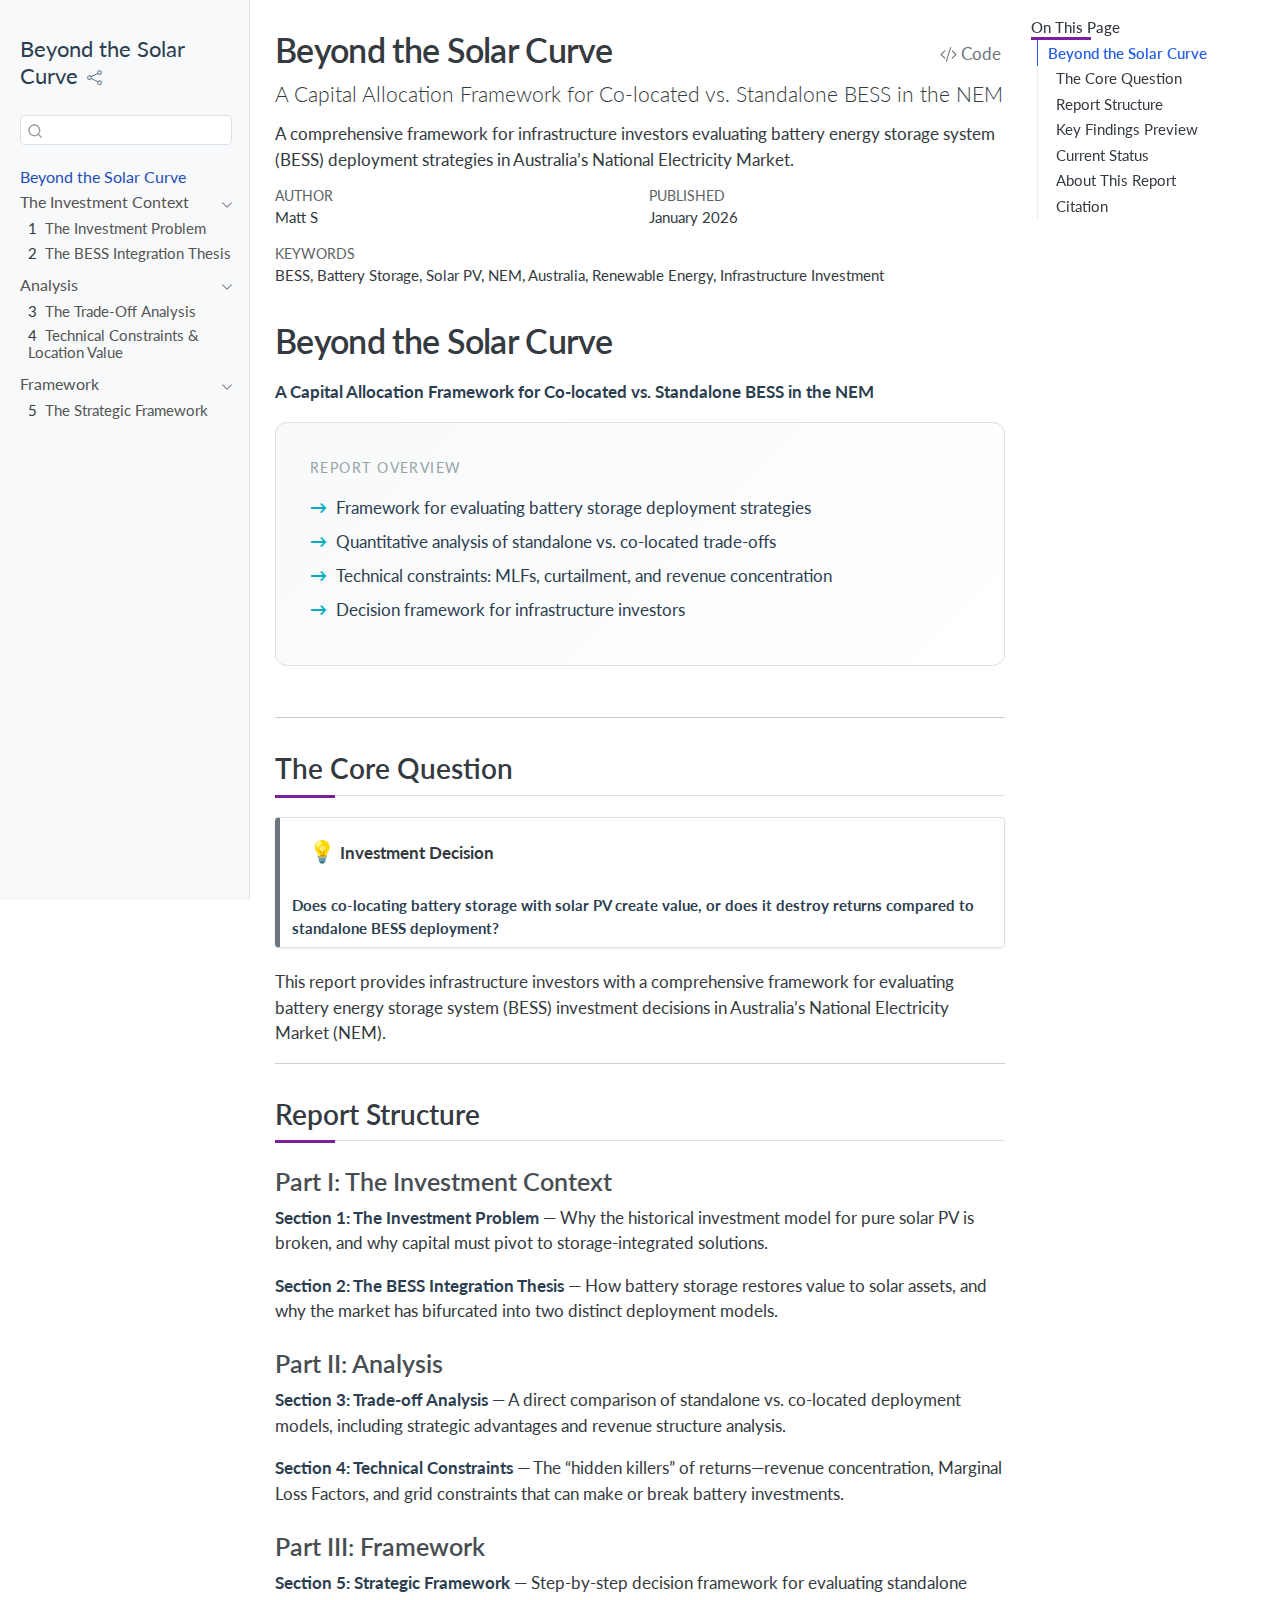
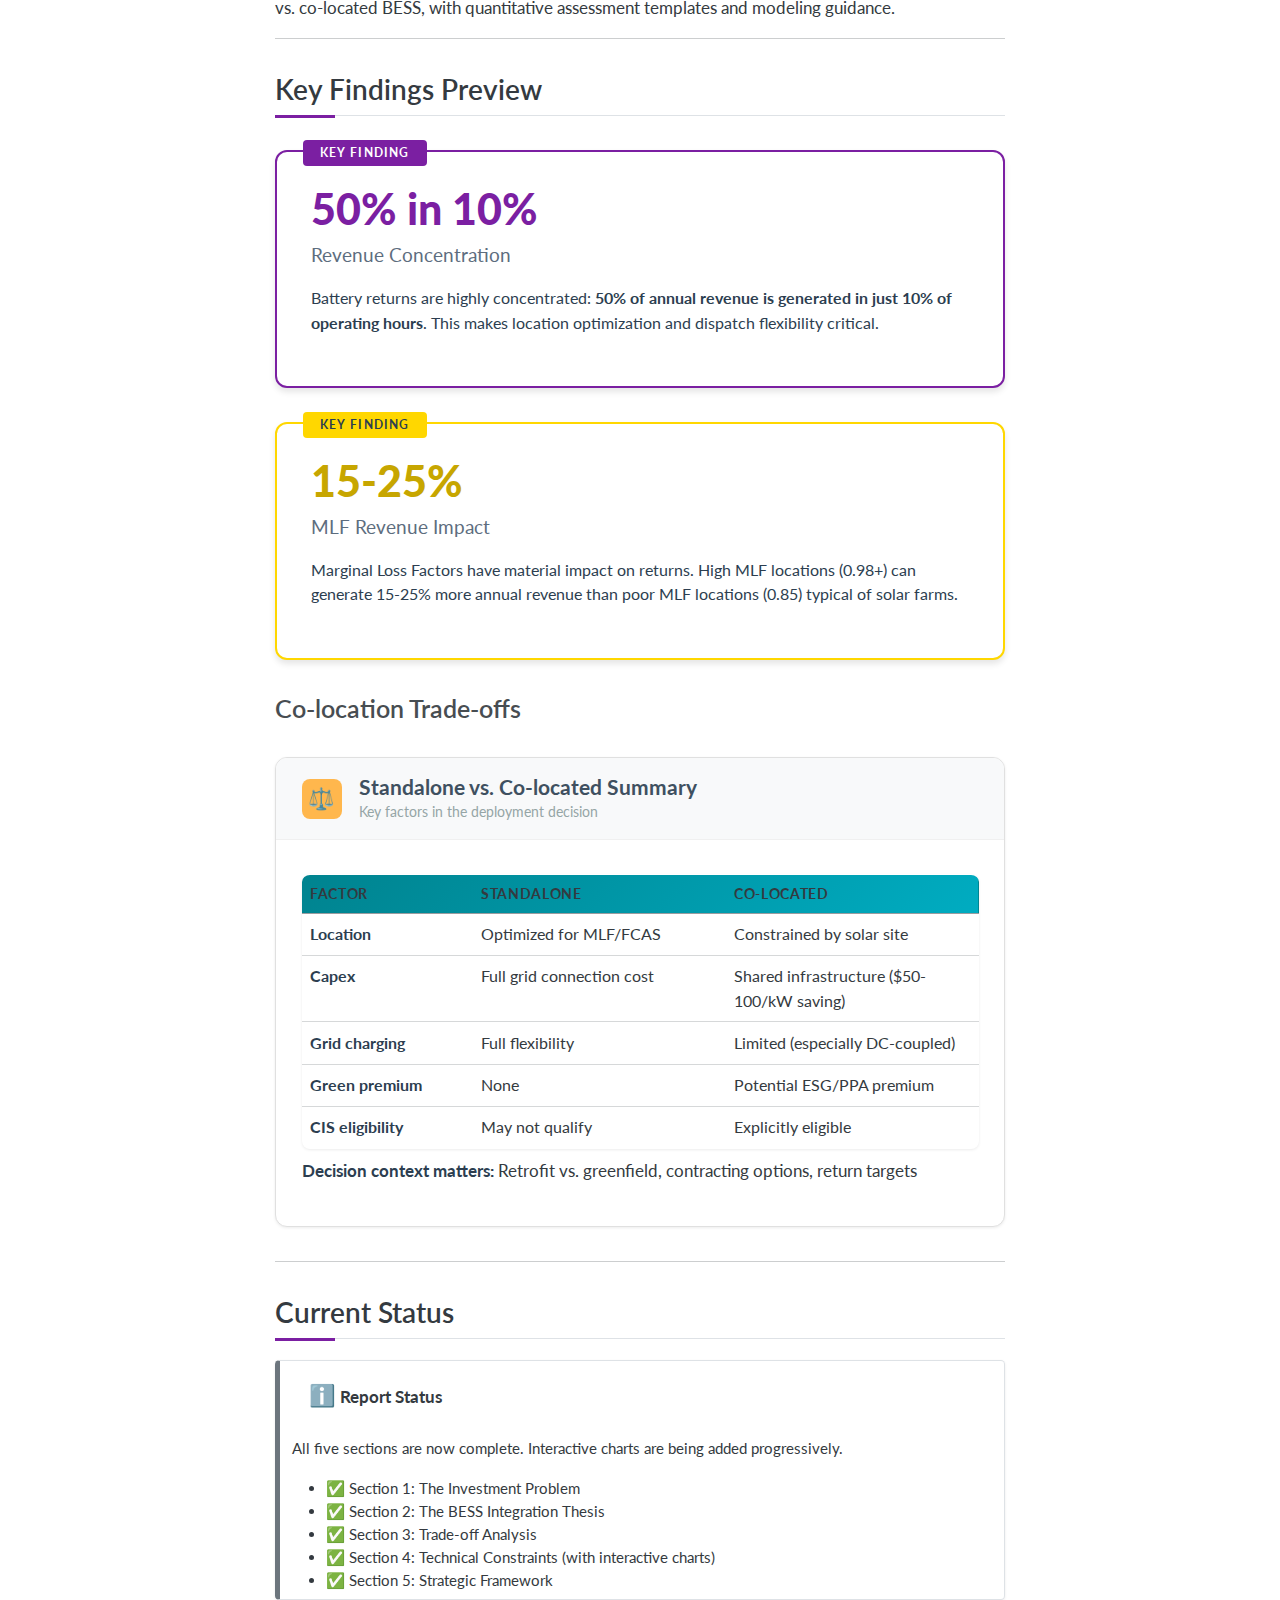
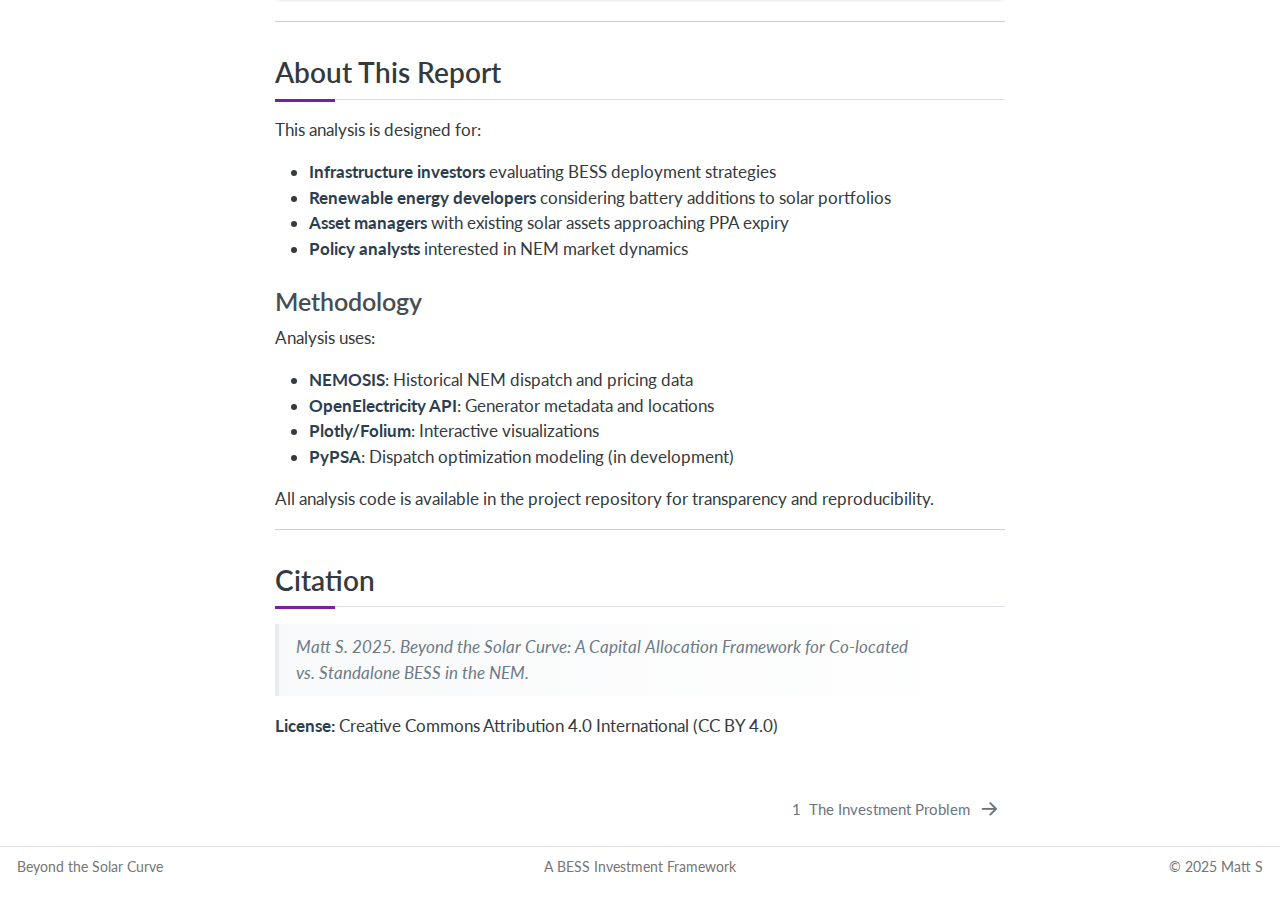
<file: index.html>
<!DOCTYPE html>
<html xmlns="http://www.w3.org/1999/xhtml" lang="en-AU" xml:lang="en-AU"><head>

<meta charset="utf-8">
<meta name="generator" content="quarto-1.8.26">

<meta name="viewport" content="width=device-width, initial-scale=1.0, user-scalable=yes">

<meta name="author" content="Matt S">
<meta name="keywords" content="BESS, Battery Storage, Solar PV, NEM, Australia, Renewable Energy, Infrastructure Investment">
<meta name="description" content="A comprehensive framework for infrastructure investors evaluating battery energy storage system (BESS) deployment strategies in Australia’s National Electricity Market.">

<title>Beyond the Solar Curve</title>
<style>
code{white-space: pre-wrap;}
span.smallcaps{font-variant: small-caps;}
div.columns{display: flex; gap: min(4vw, 1.5em);}
div.column{flex: auto; overflow-x: auto;}
div.hanging-indent{margin-left: 1.5em; text-indent: -1.5em;}
ul.task-list{list-style: none;}
ul.task-list li input[type="checkbox"] {
  width: 0.8em;
  margin: 0 0.8em 0.2em -1em; /* quarto-specific, see https://github.com/quarto-dev/quarto-cli/issues/4556 */ 
  vertical-align: middle;
}
/* CSS for syntax highlighting */
html { -webkit-text-size-adjust: 100%; }
pre > code.sourceCode { white-space: pre; position: relative; }
pre > code.sourceCode > span { display: inline-block; line-height: 1.25; }
pre > code.sourceCode > span:empty { height: 1.2em; }
.sourceCode { overflow: visible; }
code.sourceCode > span { color: inherit; text-decoration: inherit; }
div.sourceCode { margin: 1em 0; }
pre.sourceCode { margin: 0; }
@media screen {
div.sourceCode { overflow: auto; }
}
@media print {
pre > code.sourceCode { white-space: pre-wrap; }
pre > code.sourceCode > span { text-indent: -5em; padding-left: 5em; }
}
pre.numberSource code
  { counter-reset: source-line 0; }
pre.numberSource code > span
  { position: relative; left: -4em; counter-increment: source-line; }
pre.numberSource code > span > a:first-child::before
  { content: counter(source-line);
    position: relative; left: -1em; text-align: right; vertical-align: baseline;
    border: none; display: inline-block;
    -webkit-touch-callout: none; -webkit-user-select: none;
    -khtml-user-select: none; -moz-user-select: none;
    -ms-user-select: none; user-select: none;
    padding: 0 4px; width: 4em;
  }
pre.numberSource { margin-left: 3em;  padding-left: 4px; }
div.sourceCode
  {   }
@media screen {
pre > code.sourceCode > span > a:first-child::before { text-decoration: underline; }
}
</style>


<script src="site_libs/quarto-nav/quarto-nav.js"></script>
<script src="site_libs/quarto-nav/headroom.min.js"></script>
<script src="site_libs/clipboard/clipboard.min.js"></script>
<script src="site_libs/quarto-search/autocomplete.umd.js"></script>
<script src="site_libs/quarto-search/fuse.min.js"></script>
<script src="site_libs/quarto-search/quarto-search.js"></script>
<meta name="quarto:offset" content="./">
<link href="./sections/01_investment_problem.html" rel="next">
<script src="site_libs/quarto-html/quarto.js" type="module"></script>
<script src="site_libs/quarto-html/tabsets/tabsets.js" type="module"></script>
<script src="site_libs/quarto-html/axe/axe-check.js" type="module"></script>
<script src="site_libs/quarto-html/popper.min.js"></script>
<script src="site_libs/quarto-html/tippy.umd.min.js"></script>
<script src="site_libs/quarto-html/anchor.min.js"></script>
<link href="site_libs/quarto-html/tippy.css" rel="stylesheet">
<link href="site_libs/quarto-html/quarto-syntax-highlighting-597958c53c93a607afca12fd375c57ed.css" rel="stylesheet" id="quarto-text-highlighting-styles">
<script src="site_libs/bootstrap/bootstrap.min.js"></script>
<link href="site_libs/bootstrap/bootstrap-icons.css" rel="stylesheet">
<link href="site_libs/bootstrap/bootstrap-d199feae5ef53bde6913ba7ffab7d98f.min.css" rel="stylesheet" append-hash="true" id="quarto-bootstrap" data-mode="light">
<script id="quarto-search-options" type="application/json">{
  "location": "sidebar",
  "copy-button": false,
  "collapse-after": 3,
  "panel-placement": "start",
  "type": "textbox",
  "limit": 50,
  "keyboard-shortcut": [
    "f",
    "/",
    "s"
  ],
  "show-item-context": false,
  "language": {
    "search-no-results-text": "No results",
    "search-matching-documents-text": "matching documents",
    "search-copy-link-title": "Copy link to search",
    "search-hide-matches-text": "Hide additional matches",
    "search-more-match-text": "more match in this document",
    "search-more-matches-text": "more matches in this document",
    "search-clear-button-title": "Clear",
    "search-text-placeholder": "",
    "search-detached-cancel-button-title": "Cancel",
    "search-submit-button-title": "Submit",
    "search-label": "Search"
  }
}</script>
<style>html{ scroll-behavior: smooth; }</style>


<meta property="og:title" content="Beyond the Solar Curve">
<meta property="og:description" content="A comprehensive framework for infrastructure investors evaluating battery energy storage system (BESS) deployment strategies in Australia’s National Electricity Market.">
<meta property="og:site_name" content="Beyond the Solar Curve">
<meta name="twitter:title" content="Beyond the Solar Curve">
<meta name="twitter:description" content="A comprehensive framework for infrastructure investors evaluating battery energy storage system (BESS) deployment strategies in Australia’s National Electricity Market.">
<meta name="twitter:card" content="summary">
</head>

<body class="nav-sidebar docked quarto-light">

<div id="quarto-search-results"></div>
  <header id="quarto-header" class="headroom fixed-top">
  <nav class="quarto-secondary-nav">
    <div class="container-fluid d-flex">
      <button type="button" class="quarto-btn-toggle btn" data-bs-toggle="collapse" role="button" data-bs-target=".quarto-sidebar-collapse-item" aria-controls="quarto-sidebar" aria-expanded="false" aria-label="Toggle sidebar navigation" onclick="if (window.quartoToggleHeadroom) { window.quartoToggleHeadroom(); }">
        <i class="bi bi-layout-text-sidebar-reverse"></i>
      </button>
        <nav class="quarto-page-breadcrumbs" aria-label="breadcrumb"><ol class="breadcrumb"><li class="breadcrumb-item"><a href="./index.html">Beyond the Solar Curve</a></li></ol></nav>
        <a class="flex-grow-1" role="navigation" data-bs-toggle="collapse" data-bs-target=".quarto-sidebar-collapse-item" aria-controls="quarto-sidebar" aria-expanded="false" aria-label="Toggle sidebar navigation" onclick="if (window.quartoToggleHeadroom) { window.quartoToggleHeadroom(); }">      
        </a>
      <button type="button" class="btn quarto-search-button" aria-label="Search" onclick="window.quartoOpenSearch();">
        <i class="bi bi-search"></i>
      </button>
    </div>
  </nav>
</header>
<!-- content -->
<div id="quarto-content" class="quarto-container page-columns page-rows-contents page-layout-article">
<!-- sidebar -->
  <nav id="quarto-sidebar" class="sidebar collapse collapse-horizontal quarto-sidebar-collapse-item sidebar-navigation docked overflow-auto">
    <div class="pt-lg-2 mt-2 text-left sidebar-header">
    <div class="sidebar-title mb-0 py-0">
      <a href="./">Beyond the Solar Curve</a> 
        <div class="sidebar-tools-main">
    <div class="dropdown">
      <a href="" title="Share" id="quarto-navigation-tool-dropdown-0" class="quarto-navigation-tool dropdown-toggle px-1" data-bs-toggle="dropdown" aria-expanded="false" role="link" aria-label="Share"><i class="bi bi-share"></i></a>
      <ul class="dropdown-menu" aria-labelledby="quarto-navigation-tool-dropdown-0">
          <li>
            <a class="dropdown-item sidebar-tools-main-item" href="https://twitter.com/intent/tweet?url=|url|">
              <i class="bi bi-twitter pe-1"></i>
            Twitter
            </a>
          </li>
          <li>
            <a class="dropdown-item sidebar-tools-main-item" href="https://www.linkedin.com/sharing/share-offsite/?url=|url|">
              <i class="bi bi-linkedin pe-1"></i>
            LinkedIn
            </a>
          </li>
      </ul>
    </div>
</div>
    </div>
      </div>
        <div class="mt-2 flex-shrink-0 align-items-center">
        <div class="sidebar-search">
        <div id="quarto-search" class="" title="Search"></div>
        </div>
        </div>
    <div class="sidebar-menu-container"> 
    <ul class="list-unstyled mt-1">
        <li class="sidebar-item">
  <div class="sidebar-item-container"> 
  <a href="./index.html" class="sidebar-item-text sidebar-link active">
 <span class="menu-text">Beyond the Solar Curve</span></a>
  </div>
</li>
        <li class="sidebar-item sidebar-item-section">
      <div class="sidebar-item-container"> 
            <a class="sidebar-item-text sidebar-link text-start" data-bs-toggle="collapse" data-bs-target="#quarto-sidebar-section-1" role="navigation" aria-expanded="true">
 <span class="menu-text">The Investment Context</span></a>
          <a class="sidebar-item-toggle text-start" data-bs-toggle="collapse" data-bs-target="#quarto-sidebar-section-1" role="navigation" aria-expanded="true" aria-label="Toggle section">
            <i class="bi bi-chevron-right ms-2"></i>
          </a> 
      </div>
      <ul id="quarto-sidebar-section-1" class="collapse list-unstyled sidebar-section depth1 show">  
          <li class="sidebar-item">
  <div class="sidebar-item-container"> 
  <a href="./sections/01_investment_problem.html" class="sidebar-item-text sidebar-link">
 <span class="menu-text"><span class="chapter-number">1</span>&nbsp; <span class="chapter-title">The Investment Problem</span></span></a>
  </div>
</li>
          <li class="sidebar-item">
  <div class="sidebar-item-container"> 
  <a href="./sections/02_bess_integration.html" class="sidebar-item-text sidebar-link">
 <span class="menu-text"><span class="chapter-number">2</span>&nbsp; <span class="chapter-title">The BESS Integration Thesis</span></span></a>
  </div>
</li>
      </ul>
  </li>
        <li class="sidebar-item sidebar-item-section">
      <div class="sidebar-item-container"> 
            <a class="sidebar-item-text sidebar-link text-start" data-bs-toggle="collapse" data-bs-target="#quarto-sidebar-section-2" role="navigation" aria-expanded="true">
 <span class="menu-text">Analysis</span></a>
          <a class="sidebar-item-toggle text-start" data-bs-toggle="collapse" data-bs-target="#quarto-sidebar-section-2" role="navigation" aria-expanded="true" aria-label="Toggle section">
            <i class="bi bi-chevron-right ms-2"></i>
          </a> 
      </div>
      <ul id="quarto-sidebar-section-2" class="collapse list-unstyled sidebar-section depth1 show">  
          <li class="sidebar-item">
  <div class="sidebar-item-container"> 
  <a href="./sections/03_tradeoff_analysis.html" class="sidebar-item-text sidebar-link">
 <span class="menu-text"><span class="chapter-number">3</span>&nbsp; <span class="chapter-title">The Trade-Off Analysis</span></span></a>
  </div>
</li>
          <li class="sidebar-item">
  <div class="sidebar-item-container"> 
  <a href="./sections/04_technical_constraints.html" class="sidebar-item-text sidebar-link">
 <span class="menu-text"><span class="chapter-number">4</span>&nbsp; <span class="chapter-title">Technical Constraints &amp; Location Value</span></span></a>
  </div>
</li>
      </ul>
  </li>
        <li class="sidebar-item sidebar-item-section">
      <div class="sidebar-item-container"> 
            <a class="sidebar-item-text sidebar-link text-start" data-bs-toggle="collapse" data-bs-target="#quarto-sidebar-section-3" role="navigation" aria-expanded="true">
 <span class="menu-text">Framework</span></a>
          <a class="sidebar-item-toggle text-start" data-bs-toggle="collapse" data-bs-target="#quarto-sidebar-section-3" role="navigation" aria-expanded="true" aria-label="Toggle section">
            <i class="bi bi-chevron-right ms-2"></i>
          </a> 
      </div>
      <ul id="quarto-sidebar-section-3" class="collapse list-unstyled sidebar-section depth1 show">  
          <li class="sidebar-item">
  <div class="sidebar-item-container"> 
  <a href="./sections/05_strategic_framework.html" class="sidebar-item-text sidebar-link">
 <span class="menu-text"><span class="chapter-number">5</span>&nbsp; <span class="chapter-title">The Strategic Framework</span></span></a>
  </div>
</li>
      </ul>
  </li>
    </ul>
    </div>
</nav>
<div id="quarto-sidebar-glass" class="quarto-sidebar-collapse-item" data-bs-toggle="collapse" data-bs-target=".quarto-sidebar-collapse-item"></div>
<!-- margin-sidebar -->
    <div id="quarto-margin-sidebar" class="sidebar margin-sidebar">
        <nav id="TOC" role="doc-toc" class="toc-active">
    <h2 id="toc-title">On This Page</h2>
   
  <ul>
  <li><a href="#beyond-the-solar-curve" id="toc-beyond-the-solar-curve" class="nav-link active" data-scroll-target="#beyond-the-solar-curve">Beyond the Solar Curve</a>
  <ul class="collapse">
  <li><a href="#the-core-question" id="toc-the-core-question" class="nav-link" data-scroll-target="#the-core-question">The Core Question</a></li>
  <li><a href="#report-structure" id="toc-report-structure" class="nav-link" data-scroll-target="#report-structure">Report Structure</a>
  <ul class="collapse">
  <li><a href="#part-i-the-investment-context" id="toc-part-i-the-investment-context" class="nav-link" data-scroll-target="#part-i-the-investment-context">Part I: The Investment Context</a></li>
  <li><a href="#part-ii-analysis" id="toc-part-ii-analysis" class="nav-link" data-scroll-target="#part-ii-analysis">Part II: Analysis</a></li>
  <li><a href="#part-iii-framework" id="toc-part-iii-framework" class="nav-link" data-scroll-target="#part-iii-framework">Part III: Framework</a></li>
  </ul></li>
  <li><a href="#key-findings-preview" id="toc-key-findings-preview" class="nav-link" data-scroll-target="#key-findings-preview">Key Findings Preview</a>
  <ul class="collapse">
  <li><a href="#co-location-trade-offs" id="toc-co-location-trade-offs" class="nav-link" data-scroll-target="#co-location-trade-offs">Co-location Trade-offs</a></li>
  </ul></li>
  <li><a href="#current-status" id="toc-current-status" class="nav-link" data-scroll-target="#current-status">Current Status</a></li>
  <li><a href="#about-this-report" id="toc-about-this-report" class="nav-link" data-scroll-target="#about-this-report">About This Report</a>
  <ul class="collapse">
  <li><a href="#methodology" id="toc-methodology" class="nav-link" data-scroll-target="#methodology">Methodology</a></li>
  </ul></li>
  <li><a href="#citation" id="toc-citation" class="nav-link" data-scroll-target="#citation">Citation</a></li>
  </ul></li>
  </ul>
</nav>
    </div>
<!-- main -->
<main class="content" id="quarto-document-content">

<header id="title-block-header" class="quarto-title-block default">
<div class="quarto-title">
<div class="quarto-title-block"><div><h1 class="title">Beyond the Solar Curve</h1><button type="button" class="btn code-tools-button" id="quarto-code-tools-source"><i class="bi"></i> Code</button></div></div>
<p class="subtitle lead">A Capital Allocation Framework for Co-located vs.&nbsp;Standalone BESS in the NEM</p>
</div>

<div>
  <div class="description">
    A comprehensive framework for infrastructure investors evaluating battery energy storage system (BESS) deployment strategies in Australia’s National Electricity Market.
  </div>
</div>


<div class="quarto-title-meta">

    <div>
    <div class="quarto-title-meta-heading">Author</div>
    <div class="quarto-title-meta-contents">
             <p>Matt S </p>
          </div>
  </div>
    
    <div>
    <div class="quarto-title-meta-heading">Published</div>
    <div class="quarto-title-meta-contents">
      <p class="date">January 2026</p>
    </div>
  </div>
  
    
  </div>
  

<div>
  <div class="keywords">
    <div class="block-title">Keywords</div>
    <p>BESS, Battery Storage, Solar PV, NEM, Australia, Renewable Energy, Infrastructure Investment</p>
  </div>
</div>

</header>


<section id="beyond-the-solar-curve" class="level1 unnumbered">
<h1 class="unnumbered">Beyond the Solar Curve</h1>
<p><strong>A Capital Allocation Framework for Co-located vs.&nbsp;Standalone BESS in the NEM</strong></p>
<div class="section-summary">
<div class="section-summary-title">
Report Overview
</div>
<ul class="section-summary-list">
<li>
Framework for evaluating battery storage deployment strategies
</li>
<li>
Quantitative analysis of standalone vs.&nbsp;co-located trade-offs
</li>
<li>
Technical constraints: MLFs, curtailment, and revenue concentration
</li>
<li>
Decision framework for infrastructure investors
</li>
</ul>
</div>
<hr>
<section id="the-core-question" class="level2">
<h2 class="anchored" data-anchor-id="the-core-question">The Core Question</h2>
<div class="callout callout-style-simple callout-none no-icon">
<div class="callout-body d-flex">
<div class="callout-icon-container">
<i class="callout-icon no-icon"></i>
</div>
<div class="callout-body-container">
<div class="callout-title">
<p><span class="callout-icon">💡</span> Investment Decision</p>
</div>
<p>
<strong>Does co-locating battery storage with solar PV create value, or does it destroy returns compared to standalone BESS deployment?</strong>
</p>
</div>
</div>
</div>
<p>This report provides infrastructure investors with a comprehensive framework for evaluating battery energy storage system (BESS) investment decisions in Australia’s National Electricity Market (NEM).</p>
<hr>
</section>
<section id="report-structure" class="level2">
<h2 class="anchored" data-anchor-id="report-structure">Report Structure</h2>
<section id="part-i-the-investment-context" class="level3">
<h3 class="anchored" data-anchor-id="part-i-the-investment-context">Part I: The Investment Context</h3>
<p><strong>Section 1: The Investment Problem</strong> — Why the historical investment model for pure solar PV is broken, and why capital must pivot to storage-integrated solutions.</p>
<p><strong>Section 2: The BESS Integration Thesis</strong> — How battery storage restores value to solar assets, and why the market has bifurcated into two distinct deployment models.</p>
</section>
<section id="part-ii-analysis" class="level3">
<h3 class="anchored" data-anchor-id="part-ii-analysis">Part II: Analysis</h3>
<p><strong>Section 3: Trade-off Analysis</strong> — A direct comparison of standalone vs.&nbsp;co-located deployment models, including strategic advantages and revenue structure analysis.</p>
<p><strong>Section 4: Technical Constraints</strong> — The “hidden killers” of returns—revenue concentration, Marginal Loss Factors, and grid constraints that can make or break battery investments.</p>
</section>
<section id="part-iii-framework" class="level3">
<h3 class="anchored" data-anchor-id="part-iii-framework">Part III: Framework</h3>
<p><strong>Section 5: Strategic Framework</strong> — Step-by-step decision framework for evaluating standalone vs.&nbsp;co-located BESS, with quantitative assessment templates and modeling guidance.</p>
<hr>
</section>
</section>
<section id="key-findings-preview" class="level2">
<h2 class="anchored" data-anchor-id="key-findings-preview">Key Findings Preview</h2>
<div class="key-finding key-finding--battery">
<div class="key-finding-stat">
50% in 10%
</div>
<div class="key-finding-label">
Revenue Concentration
</div>
<p class="key-finding-description">
Battery returns are highly concentrated: <strong>50% of annual revenue is generated in just 10% of operating hours</strong>. This makes location optimization and dispatch flexibility critical.
</p>
</div>
<div class="key-finding key-finding--pv">
<div class="key-finding-stat">
15-25%
</div>
<div class="key-finding-label">
MLF Revenue Impact
</div>
<p class="key-finding-description">
Marginal Loss Factors have material impact on returns. High MLF locations (0.98+) can generate 15-25% more annual revenue than poor MLF locations (0.85) typical of solar farms.
</p>
</div>
<section id="co-location-trade-offs" class="level3">
<h3 class="anchored" data-anchor-id="co-location-trade-offs">Co-location Trade-offs</h3>
<div class="analysis-box analysis-box--hybrid">
<div class="analysis-box-header">
<div class="analysis-box-icon">
⚖️
</div>
<div>
<h4 class="analysis-box-title anchored">
Standalone vs.&nbsp;Co-located Summary
</h4>
<p class="analysis-box-subtitle">
Key factors in the deployment decision
</p>
</div>
</div>
<div class="analysis-box-content">
<table class="caption-top table">
<colgroup>
<col style="width: 25%">
<col style="width: 37%">
<col style="width: 37%">
</colgroup>
<thead>
<tr class="header">
<th>Factor</th>
<th>Standalone</th>
<th>Co-located</th>
</tr>
</thead>
<tbody>
<tr class="odd">
<td><strong>Location</strong></td>
<td>Optimized for MLF/FCAS</td>
<td>Constrained by solar site</td>
</tr>
<tr class="even">
<td><strong>Capex</strong></td>
<td>Full grid connection cost</td>
<td>Shared infrastructure ($50-100/kW saving)</td>
</tr>
<tr class="odd">
<td><strong>Grid charging</strong></td>
<td>Full flexibility</td>
<td>Limited (especially DC-coupled)</td>
</tr>
<tr class="even">
<td><strong>Green premium</strong></td>
<td>None</td>
<td>Potential ESG/PPA premium</td>
</tr>
<tr class="odd">
<td><strong>CIS eligibility</strong></td>
<td>May not qualify</td>
<td>Explicitly eligible</td>
</tr>
</tbody>
</table>
<p><strong>Decision context matters:</strong> Retrofit vs.&nbsp;greenfield, contracting options, return targets</p>
</div>
</div>
<hr>
</section>
</section>
<section id="current-status" class="level2">
<h2 class="anchored" data-anchor-id="current-status">Current Status</h2>
<div class="callout callout-style-simple callout-none no-icon">
<div class="callout-body d-flex">
<div class="callout-icon-container">
<i class="callout-icon no-icon"></i>
</div>
<div class="callout-body-container">
<div class="callout-title">
<p><span class="callout-icon">ℹ️</span> Report Status</p>
</div>
<p>
All five sections are now complete. Interactive charts are being added progressively.
</p>
<ul>
<li>
✅ Section 1: The Investment Problem
</li>
<li>
✅ Section 2: The BESS Integration Thesis
</li>
<li>
✅ Section 3: Trade-off Analysis
</li>
<li>
✅ Section 4: Technical Constraints (with interactive charts)
</li>
<li>
✅ Section 5: Strategic Framework
</li>
</ul>
</div>
</div>
</div>
<hr>
</section>
<section id="about-this-report" class="level2">
<h2 class="anchored" data-anchor-id="about-this-report">About This Report</h2>
<p>This analysis is designed for:</p>
<ul>
<li><strong>Infrastructure investors</strong> evaluating BESS deployment strategies</li>
<li><strong>Renewable energy developers</strong> considering battery additions to solar portfolios</li>
<li><strong>Asset managers</strong> with existing solar assets approaching PPA expiry</li>
<li><strong>Policy analysts</strong> interested in NEM market dynamics</li>
</ul>
<section id="methodology" class="level3">
<h3 class="anchored" data-anchor-id="methodology">Methodology</h3>
<p>Analysis uses:</p>
<ul>
<li><strong>NEMOSIS</strong>: Historical NEM dispatch and pricing data</li>
<li><strong>OpenElectricity API</strong>: Generator metadata and locations</li>
<li><strong>Plotly/Folium</strong>: Interactive visualizations</li>
<li><strong>PyPSA</strong>: Dispatch optimization modeling (in development)</li>
</ul>
<p>All analysis code is available in the project repository for transparency and reproducibility.</p>
<hr>
</section>
</section>
<section id="citation" class="level2">
<h2 class="anchored" data-anchor-id="citation">Citation</h2>
<blockquote class="blockquote">
<p>Matt S. 2025. <em>Beyond the Solar Curve: A Capital Allocation Framework for Co-located vs.&nbsp;Standalone BESS in the NEM</em>.</p>
</blockquote>
<p><strong>License:</strong> Creative Commons Attribution 4.0 International (CC BY 4.0)</p>


<!-- -->

</section>
</section>

</main> <!-- /main -->
<script id="quarto-html-after-body" type="application/javascript">
  window.document.addEventListener("DOMContentLoaded", function (event) {
    const icon = "";
    const anchorJS = new window.AnchorJS();
    anchorJS.options = {
      placement: 'right',
      icon: icon
    };
    anchorJS.add('.anchored');
    const isCodeAnnotation = (el) => {
      for (const clz of el.classList) {
        if (clz.startsWith('code-annotation-')) {                     
          return true;
        }
      }
      return false;
    }
    const onCopySuccess = function(e) {
      // button target
      const button = e.trigger;
      // don't keep focus
      button.blur();
      // flash "checked"
      button.classList.add('code-copy-button-checked');
      var currentTitle = button.getAttribute("title");
      button.setAttribute("title", "Copied!");
      let tooltip;
      if (window.bootstrap) {
        button.setAttribute("data-bs-toggle", "tooltip");
        button.setAttribute("data-bs-placement", "left");
        button.setAttribute("data-bs-title", "Copied!");
        tooltip = new bootstrap.Tooltip(button, 
          { trigger: "manual", 
            customClass: "code-copy-button-tooltip",
            offset: [0, -8]});
        tooltip.show();    
      }
      setTimeout(function() {
        if (tooltip) {
          tooltip.hide();
          button.removeAttribute("data-bs-title");
          button.removeAttribute("data-bs-toggle");
          button.removeAttribute("data-bs-placement");
        }
        button.setAttribute("title", currentTitle);
        button.classList.remove('code-copy-button-checked');
      }, 1000);
      // clear code selection
      e.clearSelection();
    }
    const getTextToCopy = function(trigger) {
      const outerScaffold = trigger.parentElement.cloneNode(true);
      const codeEl = outerScaffold.querySelector('code');
      for (const childEl of codeEl.children) {
        if (isCodeAnnotation(childEl)) {
          childEl.remove();
        }
      }
      return codeEl.innerText;
    }
    const clipboard = new window.ClipboardJS('.code-copy-button:not([data-in-quarto-modal])', {
      text: getTextToCopy
    });
    clipboard.on('success', onCopySuccess);
    if (window.document.getElementById('quarto-embedded-source-code-modal')) {
      const clipboardModal = new window.ClipboardJS('.code-copy-button[data-in-quarto-modal]', {
        text: getTextToCopy,
        container: window.document.getElementById('quarto-embedded-source-code-modal')
      });
      clipboardModal.on('success', onCopySuccess);
    }
    const viewSource = window.document.getElementById('quarto-view-source') ||
                       window.document.getElementById('quarto-code-tools-source');
    if (viewSource) {
      const sourceUrl = viewSource.getAttribute("data-quarto-source-url");
      viewSource.addEventListener("click", function(e) {
        if (sourceUrl) {
          // rstudio viewer pane
          if (/\bcapabilities=\b/.test(window.location)) {
            window.open(sourceUrl);
          } else {
            window.location.href = sourceUrl;
          }
        } else {
          const modal = new bootstrap.Modal(document.getElementById('quarto-embedded-source-code-modal'));
          modal.show();
        }
        return false;
      });
    }
    function toggleCodeHandler(show) {
      return function(e) {
        const detailsSrc = window.document.querySelectorAll(".cell > details > .sourceCode");
        for (let i=0; i<detailsSrc.length; i++) {
          const details = detailsSrc[i].parentElement;
          if (show) {
            details.open = true;
          } else {
            details.removeAttribute("open");
          }
        }
        const cellCodeDivs = window.document.querySelectorAll(".cell > .sourceCode");
        const fromCls = show ? "hidden" : "unhidden";
        const toCls = show ? "unhidden" : "hidden";
        for (let i=0; i<cellCodeDivs.length; i++) {
          const codeDiv = cellCodeDivs[i];
          if (codeDiv.classList.contains(fromCls)) {
            codeDiv.classList.remove(fromCls);
            codeDiv.classList.add(toCls);
          } 
        }
        return false;
      }
    }
    const hideAllCode = window.document.getElementById("quarto-hide-all-code");
    if (hideAllCode) {
      hideAllCode.addEventListener("click", toggleCodeHandler(false));
    }
    const showAllCode = window.document.getElementById("quarto-show-all-code");
    if (showAllCode) {
      showAllCode.addEventListener("click", toggleCodeHandler(true));
    }
      var localhostRegex = new RegExp(/^(?:http|https):\/\/localhost\:?[0-9]*\//);
      var mailtoRegex = new RegExp(/^mailto:/);
        var filterRegex = new RegExp('/' + window.location.host + '/');
      var isInternal = (href) => {
          return filterRegex.test(href) || localhostRegex.test(href) || mailtoRegex.test(href);
      }
      // Inspect non-navigation links and adorn them if external
     var links = window.document.querySelectorAll('a[href]:not(.nav-link):not(.navbar-brand):not(.toc-action):not(.sidebar-link):not(.sidebar-item-toggle):not(.pagination-link):not(.no-external):not([aria-hidden]):not(.dropdown-item):not(.quarto-navigation-tool):not(.about-link)');
      for (var i=0; i<links.length; i++) {
        const link = links[i];
        if (!isInternal(link.href)) {
          // undo the damage that might have been done by quarto-nav.js in the case of
          // links that we want to consider external
          if (link.dataset.originalHref !== undefined) {
            link.href = link.dataset.originalHref;
          }
            // target, if specified
            link.setAttribute("target", "_blank");
            if (link.getAttribute("rel") === null) {
              link.setAttribute("rel", "noopener");
            }
        }
      }
    function tippyHover(el, contentFn, onTriggerFn, onUntriggerFn) {
      const config = {
        allowHTML: true,
        maxWidth: 500,
        delay: 100,
        arrow: false,
        appendTo: function(el) {
            return el.parentElement;
        },
        interactive: true,
        interactiveBorder: 10,
        theme: 'quarto',
        placement: 'bottom-start',
      };
      if (contentFn) {
        config.content = contentFn;
      }
      if (onTriggerFn) {
        config.onTrigger = onTriggerFn;
      }
      if (onUntriggerFn) {
        config.onUntrigger = onUntriggerFn;
      }
      window.tippy(el, config); 
    }
    const noterefs = window.document.querySelectorAll('a[role="doc-noteref"]');
    for (var i=0; i<noterefs.length; i++) {
      const ref = noterefs[i];
      tippyHover(ref, function() {
        // use id or data attribute instead here
        let href = ref.getAttribute('data-footnote-href') || ref.getAttribute('href');
        try { href = new URL(href).hash; } catch {}
        const id = href.replace(/^#\/?/, "");
        const note = window.document.getElementById(id);
        if (note) {
          return note.innerHTML;
        } else {
          return "";
        }
      });
    }
    const xrefs = window.document.querySelectorAll('a.quarto-xref');
    const processXRef = (id, note) => {
      // Strip column container classes
      const stripColumnClz = (el) => {
        el.classList.remove("page-full", "page-columns");
        if (el.children) {
          for (const child of el.children) {
            stripColumnClz(child);
          }
        }
      }
      stripColumnClz(note)
      if (id === null || id.startsWith('sec-')) {
        // Special case sections, only their first couple elements
        const container = document.createElement("div");
        if (note.children && note.children.length > 2) {
          container.appendChild(note.children[0].cloneNode(true));
          for (let i = 1; i < note.children.length; i++) {
            const child = note.children[i];
            if (child.tagName === "P" && child.innerText === "") {
              continue;
            } else {
              container.appendChild(child.cloneNode(true));
              break;
            }
          }
          if (window.Quarto?.typesetMath) {
            window.Quarto.typesetMath(container);
          }
          return container.innerHTML
        } else {
          if (window.Quarto?.typesetMath) {
            window.Quarto.typesetMath(note);
          }
          return note.innerHTML;
        }
      } else {
        // Remove any anchor links if they are present
        const anchorLink = note.querySelector('a.anchorjs-link');
        if (anchorLink) {
          anchorLink.remove();
        }
        if (window.Quarto?.typesetMath) {
          window.Quarto.typesetMath(note);
        }
        if (note.classList.contains("callout")) {
          return note.outerHTML;
        } else {
          return note.innerHTML;
        }
      }
    }
    for (var i=0; i<xrefs.length; i++) {
      const xref = xrefs[i];
      tippyHover(xref, undefined, function(instance) {
        instance.disable();
        let url = xref.getAttribute('href');
        let hash = undefined; 
        if (url.startsWith('#')) {
          hash = url;
        } else {
          try { hash = new URL(url).hash; } catch {}
        }
        if (hash) {
          const id = hash.replace(/^#\/?/, "");
          const note = window.document.getElementById(id);
          if (note !== null) {
            try {
              const html = processXRef(id, note.cloneNode(true));
              instance.setContent(html);
            } finally {
              instance.enable();
              instance.show();
            }
          } else {
            // See if we can fetch this
            fetch(url.split('#')[0])
            .then(res => res.text())
            .then(html => {
              const parser = new DOMParser();
              const htmlDoc = parser.parseFromString(html, "text/html");
              const note = htmlDoc.getElementById(id);
              if (note !== null) {
                const html = processXRef(id, note);
                instance.setContent(html);
              } 
            }).finally(() => {
              instance.enable();
              instance.show();
            });
          }
        } else {
          // See if we can fetch a full url (with no hash to target)
          // This is a special case and we should probably do some content thinning / targeting
          fetch(url)
          .then(res => res.text())
          .then(html => {
            const parser = new DOMParser();
            const htmlDoc = parser.parseFromString(html, "text/html");
            const note = htmlDoc.querySelector('main.content');
            if (note !== null) {
              // This should only happen for chapter cross references
              // (since there is no id in the URL)
              // remove the first header
              if (note.children.length > 0 && note.children[0].tagName === "HEADER") {
                note.children[0].remove();
              }
              const html = processXRef(null, note);
              instance.setContent(html);
            } 
          }).finally(() => {
            instance.enable();
            instance.show();
          });
        }
      }, function(instance) {
      });
    }
        let selectedAnnoteEl;
        const selectorForAnnotation = ( cell, annotation) => {
          let cellAttr = 'data-code-cell="' + cell + '"';
          let lineAttr = 'data-code-annotation="' +  annotation + '"';
          const selector = 'span[' + cellAttr + '][' + lineAttr + ']';
          return selector;
        }
        const selectCodeLines = (annoteEl) => {
          const doc = window.document;
          const targetCell = annoteEl.getAttribute("data-target-cell");
          const targetAnnotation = annoteEl.getAttribute("data-target-annotation");
          const annoteSpan = window.document.querySelector(selectorForAnnotation(targetCell, targetAnnotation));
          const lines = annoteSpan.getAttribute("data-code-lines").split(",");
          const lineIds = lines.map((line) => {
            return targetCell + "-" + line;
          })
          let top = null;
          let height = null;
          let parent = null;
          if (lineIds.length > 0) {
              //compute the position of the single el (top and bottom and make a div)
              const el = window.document.getElementById(lineIds[0]);
              top = el.offsetTop;
              height = el.offsetHeight;
              parent = el.parentElement.parentElement;
            if (lineIds.length > 1) {
              const lastEl = window.document.getElementById(lineIds[lineIds.length - 1]);
              const bottom = lastEl.offsetTop + lastEl.offsetHeight;
              height = bottom - top;
            }
            if (top !== null && height !== null && parent !== null) {
              // cook up a div (if necessary) and position it 
              let div = window.document.getElementById("code-annotation-line-highlight");
              if (div === null) {
                div = window.document.createElement("div");
                div.setAttribute("id", "code-annotation-line-highlight");
                div.style.position = 'absolute';
                parent.appendChild(div);
              }
              div.style.top = top - 2 + "px";
              div.style.height = height + 4 + "px";
              div.style.left = 0;
              let gutterDiv = window.document.getElementById("code-annotation-line-highlight-gutter");
              if (gutterDiv === null) {
                gutterDiv = window.document.createElement("div");
                gutterDiv.setAttribute("id", "code-annotation-line-highlight-gutter");
                gutterDiv.style.position = 'absolute';
                const codeCell = window.document.getElementById(targetCell);
                const gutter = codeCell.querySelector('.code-annotation-gutter');
                gutter.appendChild(gutterDiv);
              }
              gutterDiv.style.top = top - 2 + "px";
              gutterDiv.style.height = height + 4 + "px";
            }
            selectedAnnoteEl = annoteEl;
          }
        };
        const unselectCodeLines = () => {
          const elementsIds = ["code-annotation-line-highlight", "code-annotation-line-highlight-gutter"];
          elementsIds.forEach((elId) => {
            const div = window.document.getElementById(elId);
            if (div) {
              div.remove();
            }
          });
          selectedAnnoteEl = undefined;
        };
          // Handle positioning of the toggle
      window.addEventListener(
        "resize",
        throttle(() => {
          elRect = undefined;
          if (selectedAnnoteEl) {
            selectCodeLines(selectedAnnoteEl);
          }
        }, 10)
      );
      function throttle(fn, ms) {
      let throttle = false;
      let timer;
        return (...args) => {
          if(!throttle) { // first call gets through
              fn.apply(this, args);
              throttle = true;
          } else { // all the others get throttled
              if(timer) clearTimeout(timer); // cancel #2
              timer = setTimeout(() => {
                fn.apply(this, args);
                timer = throttle = false;
              }, ms);
          }
        };
      }
        // Attach click handler to the DT
        const annoteDls = window.document.querySelectorAll('dt[data-target-cell]');
        for (const annoteDlNode of annoteDls) {
          annoteDlNode.addEventListener('click', (event) => {
            const clickedEl = event.target;
            if (clickedEl !== selectedAnnoteEl) {
              unselectCodeLines();
              const activeEl = window.document.querySelector('dt[data-target-cell].code-annotation-active');
              if (activeEl) {
                activeEl.classList.remove('code-annotation-active');
              }
              selectCodeLines(clickedEl);
              clickedEl.classList.add('code-annotation-active');
            } else {
              // Unselect the line
              unselectCodeLines();
              clickedEl.classList.remove('code-annotation-active');
            }
          });
        }
    const findCites = (el) => {
      const parentEl = el.parentElement;
      if (parentEl) {
        const cites = parentEl.dataset.cites;
        if (cites) {
          return {
            el,
            cites: cites.split(' ')
          };
        } else {
          return findCites(el.parentElement)
        }
      } else {
        return undefined;
      }
    };
    var bibliorefs = window.document.querySelectorAll('a[role="doc-biblioref"]');
    for (var i=0; i<bibliorefs.length; i++) {
      const ref = bibliorefs[i];
      const citeInfo = findCites(ref);
      if (citeInfo) {
        tippyHover(citeInfo.el, function() {
          var popup = window.document.createElement('div');
          citeInfo.cites.forEach(function(cite) {
            var citeDiv = window.document.createElement('div');
            citeDiv.classList.add('hanging-indent');
            citeDiv.classList.add('csl-entry');
            var biblioDiv = window.document.getElementById('ref-' + cite);
            if (biblioDiv) {
              citeDiv.innerHTML = biblioDiv.innerHTML;
            }
            popup.appendChild(citeDiv);
          });
          return popup.innerHTML;
        });
      }
    }
  });
  </script>
<nav class="page-navigation">
  <div class="nav-page nav-page-previous">
  </div>
  <div class="nav-page nav-page-next">
      <a href="./sections/01_investment_problem.html" class="pagination-link" aria-label="The Investment Problem">
        <span class="nav-page-text"><span class="chapter-number">1</span>&nbsp; <span class="chapter-title">The Investment Problem</span></span> <i class="bi bi-arrow-right-short"></i>
      </a>
  </div>
</nav><div class="modal fade" id="quarto-embedded-source-code-modal" tabindex="-1" aria-labelledby="quarto-embedded-source-code-modal-label" aria-hidden="true"><div class="modal-dialog modal-dialog-scrollable"><div class="modal-content"><div class="modal-header"><h5 class="modal-title" id="quarto-embedded-source-code-modal-label">Source Code</h5><button class="btn-close" data-bs-dismiss="modal"></button></div><div class="modal-body"><div class="">
<div class="code-copy-outer-scaffold"><div class="sourceCode" id="cb1" data-shortcodes="false"><pre class="sourceCode markdown code-with-copy"><code class="sourceCode markdown"><span id="cb1-1"><a href="#cb1-1" aria-hidden="true" tabindex="-1"></a><span class="fu"># Beyond the Solar Curve {.unnumbered}</span></span>
<span id="cb1-2"><a href="#cb1-2" aria-hidden="true" tabindex="-1"></a></span>
<span id="cb1-3"><a href="#cb1-3" aria-hidden="true" tabindex="-1"></a>**A Capital Allocation Framework for Co-located vs. Standalone BESS in the NEM**</span>
<span id="cb1-4"><a href="#cb1-4" aria-hidden="true" tabindex="-1"></a></span>
<span id="cb1-5"><a href="#cb1-5" aria-hidden="true" tabindex="-1"></a><span class="dt">&lt;</span><span class="kw">div</span><span class="ot"> class</span><span class="op">=</span><span class="st">"section-summary"</span><span class="dt">&gt;</span></span>
<span id="cb1-6"><a href="#cb1-6" aria-hidden="true" tabindex="-1"></a><span class="dt">&lt;</span><span class="kw">div</span><span class="ot"> class</span><span class="op">=</span><span class="st">"section-summary-title"</span><span class="dt">&gt;</span>Report Overview<span class="dt">&lt;/</span><span class="kw">div</span><span class="dt">&gt;</span></span>
<span id="cb1-7"><a href="#cb1-7" aria-hidden="true" tabindex="-1"></a><span class="dt">&lt;</span><span class="kw">ul</span><span class="ot"> class</span><span class="op">=</span><span class="st">"section-summary-list"</span><span class="dt">&gt;</span></span>
<span id="cb1-8"><a href="#cb1-8" aria-hidden="true" tabindex="-1"></a><span class="dt">&lt;</span><span class="kw">li</span><span class="dt">&gt;</span>Framework for evaluating battery storage deployment strategies<span class="dt">&lt;/</span><span class="kw">li</span><span class="dt">&gt;</span></span>
<span id="cb1-9"><a href="#cb1-9" aria-hidden="true" tabindex="-1"></a><span class="dt">&lt;</span><span class="kw">li</span><span class="dt">&gt;</span>Quantitative analysis of standalone vs. co-located trade-offs<span class="dt">&lt;/</span><span class="kw">li</span><span class="dt">&gt;</span></span>
<span id="cb1-10"><a href="#cb1-10" aria-hidden="true" tabindex="-1"></a><span class="dt">&lt;</span><span class="kw">li</span><span class="dt">&gt;</span>Technical constraints: MLFs, curtailment, and revenue concentration<span class="dt">&lt;/</span><span class="kw">li</span><span class="dt">&gt;</span></span>
<span id="cb1-11"><a href="#cb1-11" aria-hidden="true" tabindex="-1"></a><span class="dt">&lt;</span><span class="kw">li</span><span class="dt">&gt;</span>Decision framework for infrastructure investors<span class="dt">&lt;/</span><span class="kw">li</span><span class="dt">&gt;</span></span>
<span id="cb1-12"><a href="#cb1-12" aria-hidden="true" tabindex="-1"></a><span class="dt">&lt;/</span><span class="kw">ul</span><span class="dt">&gt;</span></span>
<span id="cb1-13"><a href="#cb1-13" aria-hidden="true" tabindex="-1"></a><span class="dt">&lt;/</span><span class="kw">div</span><span class="dt">&gt;</span></span>
<span id="cb1-14"><a href="#cb1-14" aria-hidden="true" tabindex="-1"></a></span>
<span id="cb1-15"><a href="#cb1-15" aria-hidden="true" tabindex="-1"></a>---</span>
<span id="cb1-16"><a href="#cb1-16" aria-hidden="true" tabindex="-1"></a></span>
<span id="cb1-17"><a href="#cb1-17" aria-hidden="true" tabindex="-1"></a><span class="fu">## The Core Question</span></span>
<span id="cb1-18"><a href="#cb1-18" aria-hidden="true" tabindex="-1"></a></span>
<span id="cb1-19"><a href="#cb1-19" aria-hidden="true" tabindex="-1"></a><span class="dt">&lt;</span><span class="kw">div</span><span class="ot"> class</span><span class="op">=</span><span class="st">"callout callout-tip"</span><span class="dt">&gt;</span></span>
<span id="cb1-20"><a href="#cb1-20" aria-hidden="true" tabindex="-1"></a><span class="dt">&lt;</span><span class="kw">div</span><span class="ot"> class</span><span class="op">=</span><span class="st">"callout-title"</span><span class="dt">&gt;</span></span>
<span id="cb1-21"><a href="#cb1-21" aria-hidden="true" tabindex="-1"></a><span class="dt">&lt;</span><span class="kw">span</span><span class="ot"> class</span><span class="op">=</span><span class="st">"callout-icon"</span><span class="dt">&gt;</span>💡<span class="dt">&lt;/</span><span class="kw">span</span><span class="dt">&gt;</span></span>
<span id="cb1-22"><a href="#cb1-22" aria-hidden="true" tabindex="-1"></a>Investment Decision</span>
<span id="cb1-23"><a href="#cb1-23" aria-hidden="true" tabindex="-1"></a><span class="dt">&lt;/</span><span class="kw">div</span><span class="dt">&gt;</span></span>
<span id="cb1-24"><a href="#cb1-24" aria-hidden="true" tabindex="-1"></a><span class="dt">&lt;</span><span class="kw">p</span><span class="dt">&gt;&lt;</span><span class="kw">strong</span><span class="dt">&gt;</span>Does co-locating battery storage with solar PV create value, or does it destroy returns compared to standalone BESS deployment?<span class="dt">&lt;/</span><span class="kw">strong</span><span class="dt">&gt;&lt;/</span><span class="kw">p</span><span class="dt">&gt;</span></span>
<span id="cb1-25"><a href="#cb1-25" aria-hidden="true" tabindex="-1"></a><span class="dt">&lt;/</span><span class="kw">div</span><span class="dt">&gt;</span></span>
<span id="cb1-26"><a href="#cb1-26" aria-hidden="true" tabindex="-1"></a></span>
<span id="cb1-27"><a href="#cb1-27" aria-hidden="true" tabindex="-1"></a>This report provides infrastructure investors with a comprehensive framework for evaluating battery energy storage system (BESS) investment decisions in Australia's National Electricity Market (NEM).</span>
<span id="cb1-28"><a href="#cb1-28" aria-hidden="true" tabindex="-1"></a></span>
<span id="cb1-29"><a href="#cb1-29" aria-hidden="true" tabindex="-1"></a>---</span>
<span id="cb1-30"><a href="#cb1-30" aria-hidden="true" tabindex="-1"></a></span>
<span id="cb1-31"><a href="#cb1-31" aria-hidden="true" tabindex="-1"></a><span class="fu">## Report Structure</span></span>
<span id="cb1-32"><a href="#cb1-32" aria-hidden="true" tabindex="-1"></a></span>
<span id="cb1-33"><a href="#cb1-33" aria-hidden="true" tabindex="-1"></a><span class="fu">### Part I: The Investment Context</span></span>
<span id="cb1-34"><a href="#cb1-34" aria-hidden="true" tabindex="-1"></a></span>
<span id="cb1-35"><a href="#cb1-35" aria-hidden="true" tabindex="-1"></a>**Section 1: The Investment Problem** — Why the historical investment model for pure solar PV is broken, and why capital must pivot to storage-integrated solutions.</span>
<span id="cb1-36"><a href="#cb1-36" aria-hidden="true" tabindex="-1"></a></span>
<span id="cb1-37"><a href="#cb1-37" aria-hidden="true" tabindex="-1"></a>**Section 2: The BESS Integration Thesis** — How battery storage restores value to solar assets, and why the market has bifurcated into two distinct deployment models.</span>
<span id="cb1-38"><a href="#cb1-38" aria-hidden="true" tabindex="-1"></a></span>
<span id="cb1-39"><a href="#cb1-39" aria-hidden="true" tabindex="-1"></a><span class="fu">### Part II: Analysis</span></span>
<span id="cb1-40"><a href="#cb1-40" aria-hidden="true" tabindex="-1"></a></span>
<span id="cb1-41"><a href="#cb1-41" aria-hidden="true" tabindex="-1"></a>**Section 3: Trade-off Analysis** — A direct comparison of standalone vs. co-located deployment models, including strategic advantages and revenue structure analysis.</span>
<span id="cb1-42"><a href="#cb1-42" aria-hidden="true" tabindex="-1"></a></span>
<span id="cb1-43"><a href="#cb1-43" aria-hidden="true" tabindex="-1"></a>**Section 4: Technical Constraints** — The "hidden killers" of returns—revenue concentration, Marginal Loss Factors, and grid constraints that can make or break battery investments.</span>
<span id="cb1-44"><a href="#cb1-44" aria-hidden="true" tabindex="-1"></a></span>
<span id="cb1-45"><a href="#cb1-45" aria-hidden="true" tabindex="-1"></a><span class="fu">### Part III: Framework</span></span>
<span id="cb1-46"><a href="#cb1-46" aria-hidden="true" tabindex="-1"></a></span>
<span id="cb1-47"><a href="#cb1-47" aria-hidden="true" tabindex="-1"></a>**Section 5: Strategic Framework** — Step-by-step decision framework for evaluating standalone vs. co-located BESS, with quantitative assessment templates and modeling guidance.</span>
<span id="cb1-48"><a href="#cb1-48" aria-hidden="true" tabindex="-1"></a></span>
<span id="cb1-49"><a href="#cb1-49" aria-hidden="true" tabindex="-1"></a>---</span>
<span id="cb1-50"><a href="#cb1-50" aria-hidden="true" tabindex="-1"></a></span>
<span id="cb1-51"><a href="#cb1-51" aria-hidden="true" tabindex="-1"></a><span class="fu">## Key Findings Preview</span></span>
<span id="cb1-52"><a href="#cb1-52" aria-hidden="true" tabindex="-1"></a></span>
<span id="cb1-53"><a href="#cb1-53" aria-hidden="true" tabindex="-1"></a><span class="dt">&lt;</span><span class="kw">div</span><span class="ot"> class</span><span class="op">=</span><span class="st">"key-finding key-finding--battery"</span><span class="dt">&gt;</span></span>
<span id="cb1-54"><a href="#cb1-54" aria-hidden="true" tabindex="-1"></a><span class="dt">&lt;</span><span class="kw">div</span><span class="ot"> class</span><span class="op">=</span><span class="st">"key-finding-stat"</span><span class="dt">&gt;</span>50% in 10%<span class="dt">&lt;/</span><span class="kw">div</span><span class="dt">&gt;</span></span>
<span id="cb1-55"><a href="#cb1-55" aria-hidden="true" tabindex="-1"></a><span class="dt">&lt;</span><span class="kw">div</span><span class="ot"> class</span><span class="op">=</span><span class="st">"key-finding-label"</span><span class="dt">&gt;</span>Revenue Concentration<span class="dt">&lt;/</span><span class="kw">div</span><span class="dt">&gt;</span></span>
<span id="cb1-56"><a href="#cb1-56" aria-hidden="true" tabindex="-1"></a><span class="dt">&lt;</span><span class="kw">p</span><span class="ot"> class</span><span class="op">=</span><span class="st">"key-finding-description"</span><span class="dt">&gt;</span></span>
<span id="cb1-57"><a href="#cb1-57" aria-hidden="true" tabindex="-1"></a>Battery returns are highly concentrated: <span class="dt">&lt;</span><span class="kw">strong</span><span class="dt">&gt;</span>50% of annual revenue is generated in just 10% of operating hours<span class="dt">&lt;/</span><span class="kw">strong</span><span class="dt">&gt;</span>. This makes location optimization and dispatch flexibility critical.</span>
<span id="cb1-58"><a href="#cb1-58" aria-hidden="true" tabindex="-1"></a><span class="dt">&lt;/</span><span class="kw">p</span><span class="dt">&gt;</span></span>
<span id="cb1-59"><a href="#cb1-59" aria-hidden="true" tabindex="-1"></a><span class="dt">&lt;/</span><span class="kw">div</span><span class="dt">&gt;</span></span>
<span id="cb1-60"><a href="#cb1-60" aria-hidden="true" tabindex="-1"></a></span>
<span id="cb1-61"><a href="#cb1-61" aria-hidden="true" tabindex="-1"></a><span class="dt">&lt;</span><span class="kw">div</span><span class="ot"> class</span><span class="op">=</span><span class="st">"key-finding key-finding--pv"</span><span class="dt">&gt;</span></span>
<span id="cb1-62"><a href="#cb1-62" aria-hidden="true" tabindex="-1"></a><span class="dt">&lt;</span><span class="kw">div</span><span class="ot"> class</span><span class="op">=</span><span class="st">"key-finding-stat"</span><span class="dt">&gt;</span>15-25%<span class="dt">&lt;/</span><span class="kw">div</span><span class="dt">&gt;</span></span>
<span id="cb1-63"><a href="#cb1-63" aria-hidden="true" tabindex="-1"></a><span class="dt">&lt;</span><span class="kw">div</span><span class="ot"> class</span><span class="op">=</span><span class="st">"key-finding-label"</span><span class="dt">&gt;</span>MLF Revenue Impact<span class="dt">&lt;/</span><span class="kw">div</span><span class="dt">&gt;</span></span>
<span id="cb1-64"><a href="#cb1-64" aria-hidden="true" tabindex="-1"></a><span class="dt">&lt;</span><span class="kw">p</span><span class="ot"> class</span><span class="op">=</span><span class="st">"key-finding-description"</span><span class="dt">&gt;</span></span>
<span id="cb1-65"><a href="#cb1-65" aria-hidden="true" tabindex="-1"></a>Marginal Loss Factors have material impact on returns. High MLF locations (0.98+) can generate 15-25% more annual revenue than poor MLF locations (0.85) typical of solar farms.</span>
<span id="cb1-66"><a href="#cb1-66" aria-hidden="true" tabindex="-1"></a><span class="dt">&lt;/</span><span class="kw">p</span><span class="dt">&gt;</span></span>
<span id="cb1-67"><a href="#cb1-67" aria-hidden="true" tabindex="-1"></a><span class="dt">&lt;/</span><span class="kw">div</span><span class="dt">&gt;</span></span>
<span id="cb1-68"><a href="#cb1-68" aria-hidden="true" tabindex="-1"></a></span>
<span id="cb1-69"><a href="#cb1-69" aria-hidden="true" tabindex="-1"></a><span class="fu">### Co-location Trade-offs</span></span>
<span id="cb1-70"><a href="#cb1-70" aria-hidden="true" tabindex="-1"></a></span>
<span id="cb1-71"><a href="#cb1-71" aria-hidden="true" tabindex="-1"></a><span class="dt">&lt;</span><span class="kw">div</span><span class="ot"> class</span><span class="op">=</span><span class="st">"analysis-box analysis-box--hybrid"</span><span class="dt">&gt;</span></span>
<span id="cb1-72"><a href="#cb1-72" aria-hidden="true" tabindex="-1"></a><span class="dt">&lt;</span><span class="kw">div</span><span class="ot"> class</span><span class="op">=</span><span class="st">"analysis-box-header"</span><span class="dt">&gt;</span></span>
<span id="cb1-73"><a href="#cb1-73" aria-hidden="true" tabindex="-1"></a><span class="dt">&lt;</span><span class="kw">div</span><span class="ot"> class</span><span class="op">=</span><span class="st">"analysis-box-icon"</span><span class="dt">&gt;</span>⚖️<span class="dt">&lt;/</span><span class="kw">div</span><span class="dt">&gt;</span></span>
<span id="cb1-74"><a href="#cb1-74" aria-hidden="true" tabindex="-1"></a><span class="dt">&lt;</span><span class="kw">div</span><span class="dt">&gt;</span></span>
<span id="cb1-75"><a href="#cb1-75" aria-hidden="true" tabindex="-1"></a><span class="dt">&lt;</span><span class="kw">h4</span><span class="ot"> class</span><span class="op">=</span><span class="st">"analysis-box-title"</span><span class="dt">&gt;</span>Standalone vs. Co-located Summary<span class="dt">&lt;/</span><span class="kw">h4</span><span class="dt">&gt;</span></span>
<span id="cb1-76"><a href="#cb1-76" aria-hidden="true" tabindex="-1"></a><span class="dt">&lt;</span><span class="kw">p</span><span class="ot"> class</span><span class="op">=</span><span class="st">"analysis-box-subtitle"</span><span class="dt">&gt;</span>Key factors in the deployment decision<span class="dt">&lt;/</span><span class="kw">p</span><span class="dt">&gt;</span></span>
<span id="cb1-77"><a href="#cb1-77" aria-hidden="true" tabindex="-1"></a><span class="dt">&lt;/</span><span class="kw">div</span><span class="dt">&gt;</span></span>
<span id="cb1-78"><a href="#cb1-78" aria-hidden="true" tabindex="-1"></a><span class="dt">&lt;/</span><span class="kw">div</span><span class="dt">&gt;</span></span>
<span id="cb1-79"><a href="#cb1-79" aria-hidden="true" tabindex="-1"></a><span class="dt">&lt;</span><span class="kw">div</span><span class="ot"> class</span><span class="op">=</span><span class="st">"analysis-box-content"</span><span class="dt">&gt;</span></span>
<span id="cb1-80"><a href="#cb1-80" aria-hidden="true" tabindex="-1"></a></span>
<span id="cb1-81"><a href="#cb1-81" aria-hidden="true" tabindex="-1"></a><span class="pp">|</span> Factor <span class="pp">|</span> Standalone <span class="pp">|</span> Co-located <span class="pp">|</span></span>
<span id="cb1-82"><a href="#cb1-82" aria-hidden="true" tabindex="-1"></a><span class="pp">|--------|------------|------------|</span></span>
<span id="cb1-83"><a href="#cb1-83" aria-hidden="true" tabindex="-1"></a><span class="pp">|</span> **Location** <span class="pp">|</span> Optimized for MLF/FCAS <span class="pp">|</span> Constrained by solar site <span class="pp">|</span></span>
<span id="cb1-84"><a href="#cb1-84" aria-hidden="true" tabindex="-1"></a><span class="pp">|</span> **Capex** <span class="pp">|</span> Full grid connection cost <span class="pp">|</span> Shared infrastructure ($50-100/kW saving) <span class="pp">|</span></span>
<span id="cb1-85"><a href="#cb1-85" aria-hidden="true" tabindex="-1"></a><span class="pp">|</span> **Grid charging** <span class="pp">|</span> Full flexibility <span class="pp">|</span> Limited (especially DC-coupled) <span class="pp">|</span></span>
<span id="cb1-86"><a href="#cb1-86" aria-hidden="true" tabindex="-1"></a><span class="pp">|</span> **Green premium** <span class="pp">|</span> None <span class="pp">|</span> Potential ESG/PPA premium <span class="pp">|</span></span>
<span id="cb1-87"><a href="#cb1-87" aria-hidden="true" tabindex="-1"></a><span class="pp">|</span> **CIS eligibility** <span class="pp">|</span> May not qualify <span class="pp">|</span> Explicitly eligible <span class="pp">|</span></span>
<span id="cb1-88"><a href="#cb1-88" aria-hidden="true" tabindex="-1"></a></span>
<span id="cb1-89"><a href="#cb1-89" aria-hidden="true" tabindex="-1"></a>**Decision context matters:** Retrofit vs. greenfield, contracting options, return targets</span>
<span id="cb1-90"><a href="#cb1-90" aria-hidden="true" tabindex="-1"></a></span>
<span id="cb1-91"><a href="#cb1-91" aria-hidden="true" tabindex="-1"></a><span class="dt">&lt;/</span><span class="kw">div</span><span class="dt">&gt;</span></span>
<span id="cb1-92"><a href="#cb1-92" aria-hidden="true" tabindex="-1"></a><span class="dt">&lt;/</span><span class="kw">div</span><span class="dt">&gt;</span></span>
<span id="cb1-93"><a href="#cb1-93" aria-hidden="true" tabindex="-1"></a></span>
<span id="cb1-94"><a href="#cb1-94" aria-hidden="true" tabindex="-1"></a>---</span>
<span id="cb1-95"><a href="#cb1-95" aria-hidden="true" tabindex="-1"></a></span>
<span id="cb1-96"><a href="#cb1-96" aria-hidden="true" tabindex="-1"></a><span class="fu">## Current Status</span></span>
<span id="cb1-97"><a href="#cb1-97" aria-hidden="true" tabindex="-1"></a></span>
<span id="cb1-98"><a href="#cb1-98" aria-hidden="true" tabindex="-1"></a><span class="dt">&lt;</span><span class="kw">div</span><span class="ot"> class</span><span class="op">=</span><span class="st">"callout callout-note"</span><span class="dt">&gt;</span></span>
<span id="cb1-99"><a href="#cb1-99" aria-hidden="true" tabindex="-1"></a><span class="dt">&lt;</span><span class="kw">div</span><span class="ot"> class</span><span class="op">=</span><span class="st">"callout-title"</span><span class="dt">&gt;</span></span>
<span id="cb1-100"><a href="#cb1-100" aria-hidden="true" tabindex="-1"></a><span class="dt">&lt;</span><span class="kw">span</span><span class="ot"> class</span><span class="op">=</span><span class="st">"callout-icon"</span><span class="dt">&gt;</span>ℹ️<span class="dt">&lt;/</span><span class="kw">span</span><span class="dt">&gt;</span></span>
<span id="cb1-101"><a href="#cb1-101" aria-hidden="true" tabindex="-1"></a>Report Status</span>
<span id="cb1-102"><a href="#cb1-102" aria-hidden="true" tabindex="-1"></a><span class="dt">&lt;/</span><span class="kw">div</span><span class="dt">&gt;</span></span>
<span id="cb1-103"><a href="#cb1-103" aria-hidden="true" tabindex="-1"></a><span class="dt">&lt;</span><span class="kw">p</span><span class="dt">&gt;</span>All five sections are now complete. Interactive charts are being added progressively.<span class="dt">&lt;/</span><span class="kw">p</span><span class="dt">&gt;</span></span>
<span id="cb1-104"><a href="#cb1-104" aria-hidden="true" tabindex="-1"></a><span class="dt">&lt;</span><span class="kw">ul</span><span class="dt">&gt;</span></span>
<span id="cb1-105"><a href="#cb1-105" aria-hidden="true" tabindex="-1"></a><span class="dt">&lt;</span><span class="kw">li</span><span class="dt">&gt;</span>✅ Section 1: The Investment Problem<span class="dt">&lt;/</span><span class="kw">li</span><span class="dt">&gt;</span></span>
<span id="cb1-106"><a href="#cb1-106" aria-hidden="true" tabindex="-1"></a><span class="dt">&lt;</span><span class="kw">li</span><span class="dt">&gt;</span>✅ Section 2: The BESS Integration Thesis<span class="dt">&lt;/</span><span class="kw">li</span><span class="dt">&gt;</span></span>
<span id="cb1-107"><a href="#cb1-107" aria-hidden="true" tabindex="-1"></a><span class="dt">&lt;</span><span class="kw">li</span><span class="dt">&gt;</span>✅ Section 3: Trade-off Analysis<span class="dt">&lt;/</span><span class="kw">li</span><span class="dt">&gt;</span></span>
<span id="cb1-108"><a href="#cb1-108" aria-hidden="true" tabindex="-1"></a><span class="dt">&lt;</span><span class="kw">li</span><span class="dt">&gt;</span>✅ Section 4: Technical Constraints (with interactive charts)<span class="dt">&lt;/</span><span class="kw">li</span><span class="dt">&gt;</span></span>
<span id="cb1-109"><a href="#cb1-109" aria-hidden="true" tabindex="-1"></a><span class="dt">&lt;</span><span class="kw">li</span><span class="dt">&gt;</span>✅ Section 5: Strategic Framework<span class="dt">&lt;/</span><span class="kw">li</span><span class="dt">&gt;</span></span>
<span id="cb1-110"><a href="#cb1-110" aria-hidden="true" tabindex="-1"></a><span class="dt">&lt;/</span><span class="kw">ul</span><span class="dt">&gt;</span></span>
<span id="cb1-111"><a href="#cb1-111" aria-hidden="true" tabindex="-1"></a><span class="dt">&lt;/</span><span class="kw">div</span><span class="dt">&gt;</span></span>
<span id="cb1-112"><a href="#cb1-112" aria-hidden="true" tabindex="-1"></a></span>
<span id="cb1-113"><a href="#cb1-113" aria-hidden="true" tabindex="-1"></a>---</span>
<span id="cb1-114"><a href="#cb1-114" aria-hidden="true" tabindex="-1"></a></span>
<span id="cb1-115"><a href="#cb1-115" aria-hidden="true" tabindex="-1"></a><span class="fu">## About This Report</span></span>
<span id="cb1-116"><a href="#cb1-116" aria-hidden="true" tabindex="-1"></a></span>
<span id="cb1-117"><a href="#cb1-117" aria-hidden="true" tabindex="-1"></a>This analysis is designed for:</span>
<span id="cb1-118"><a href="#cb1-118" aria-hidden="true" tabindex="-1"></a></span>
<span id="cb1-119"><a href="#cb1-119" aria-hidden="true" tabindex="-1"></a><span class="ss">- </span>**Infrastructure investors** evaluating BESS deployment strategies</span>
<span id="cb1-120"><a href="#cb1-120" aria-hidden="true" tabindex="-1"></a><span class="ss">- </span>**Renewable energy developers** considering battery additions to solar portfolios</span>
<span id="cb1-121"><a href="#cb1-121" aria-hidden="true" tabindex="-1"></a><span class="ss">- </span>**Asset managers** with existing solar assets approaching PPA expiry</span>
<span id="cb1-122"><a href="#cb1-122" aria-hidden="true" tabindex="-1"></a><span class="ss">- </span>**Policy analysts** interested in NEM market dynamics</span>
<span id="cb1-123"><a href="#cb1-123" aria-hidden="true" tabindex="-1"></a></span>
<span id="cb1-124"><a href="#cb1-124" aria-hidden="true" tabindex="-1"></a><span class="fu">### Methodology</span></span>
<span id="cb1-125"><a href="#cb1-125" aria-hidden="true" tabindex="-1"></a></span>
<span id="cb1-126"><a href="#cb1-126" aria-hidden="true" tabindex="-1"></a>Analysis uses:</span>
<span id="cb1-127"><a href="#cb1-127" aria-hidden="true" tabindex="-1"></a></span>
<span id="cb1-128"><a href="#cb1-128" aria-hidden="true" tabindex="-1"></a><span class="ss">- </span>**NEMOSIS**: Historical NEM dispatch and pricing data</span>
<span id="cb1-129"><a href="#cb1-129" aria-hidden="true" tabindex="-1"></a><span class="ss">- </span>**OpenElectricity API**: Generator metadata and locations</span>
<span id="cb1-130"><a href="#cb1-130" aria-hidden="true" tabindex="-1"></a><span class="ss">- </span>**Plotly/Folium**: Interactive visualizations</span>
<span id="cb1-131"><a href="#cb1-131" aria-hidden="true" tabindex="-1"></a><span class="ss">- </span>**PyPSA**: Dispatch optimization modeling (in development)</span>
<span id="cb1-132"><a href="#cb1-132" aria-hidden="true" tabindex="-1"></a></span>
<span id="cb1-133"><a href="#cb1-133" aria-hidden="true" tabindex="-1"></a>All analysis code is available in the project repository for transparency and reproducibility.</span>
<span id="cb1-134"><a href="#cb1-134" aria-hidden="true" tabindex="-1"></a></span>
<span id="cb1-135"><a href="#cb1-135" aria-hidden="true" tabindex="-1"></a>---</span>
<span id="cb1-136"><a href="#cb1-136" aria-hidden="true" tabindex="-1"></a></span>
<span id="cb1-137"><a href="#cb1-137" aria-hidden="true" tabindex="-1"></a><span class="fu">## Citation</span></span>
<span id="cb1-138"><a href="#cb1-138" aria-hidden="true" tabindex="-1"></a></span>
<span id="cb1-139"><a href="#cb1-139" aria-hidden="true" tabindex="-1"></a><span class="at">&gt; Matt S. 2025. *Beyond the Solar Curve: A Capital Allocation Framework for Co-located vs. Standalone BESS in the NEM*.</span></span>
<span id="cb1-140"><a href="#cb1-140" aria-hidden="true" tabindex="-1"></a></span>
<span id="cb1-141"><a href="#cb1-141" aria-hidden="true" tabindex="-1"></a>**License:** Creative Commons Attribution 4.0 International (CC BY 4.0)</span></code></pre></div><button title="Copy to Clipboard" class="code-copy-button" data-in-quarto-modal=""><i class="bi"></i></button></div>
</div></div></div></div></div>
</div> <!-- /content -->
<footer class="footer">
  <div class="nav-footer">
    <div class="nav-footer-left">
<p>Beyond the Solar Curve</p>
</div>   
    <div class="nav-footer-center">
<p>A BESS Investment Framework</p>
</div>
    <div class="nav-footer-right">
<p>© 2025 Matt S</p>
</div>
  </div>
</footer>




<script src="site_libs/quarto-html/zenscroll-min.js"></script>
</body></html>
</file>
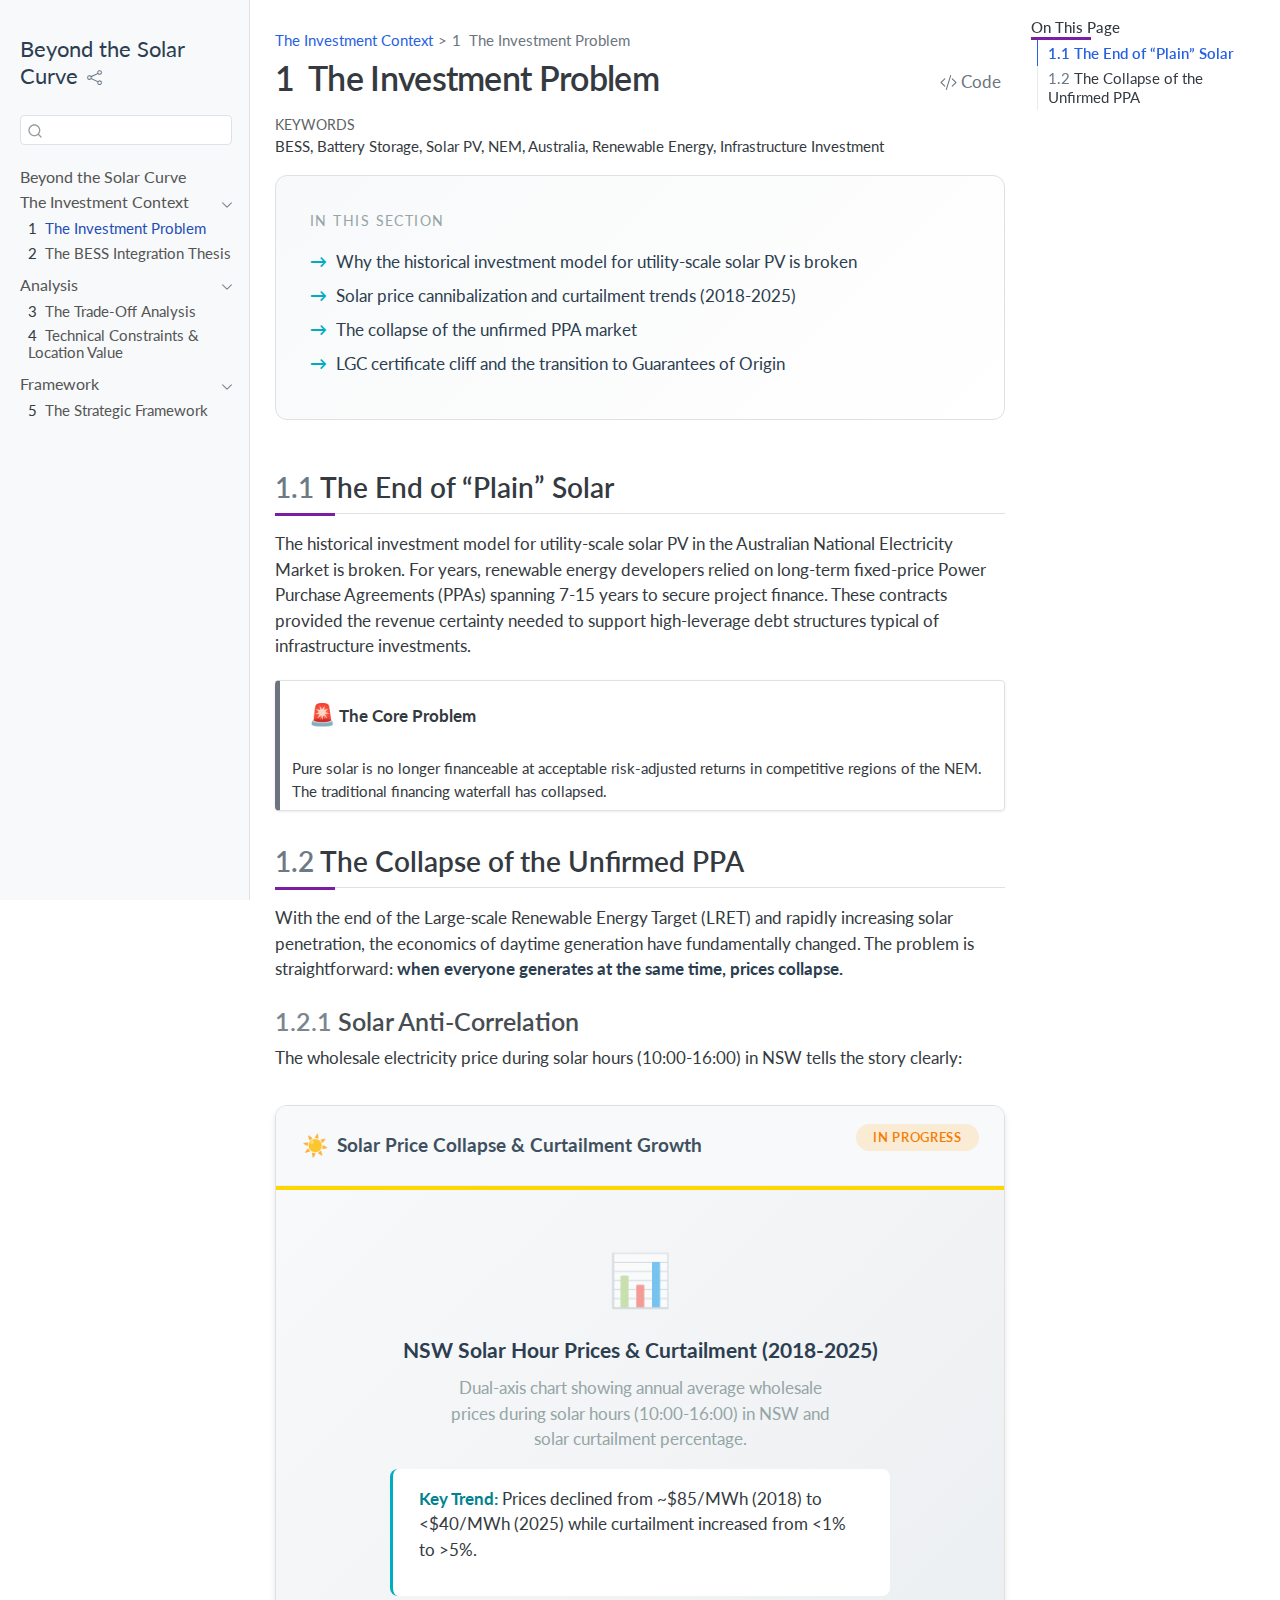
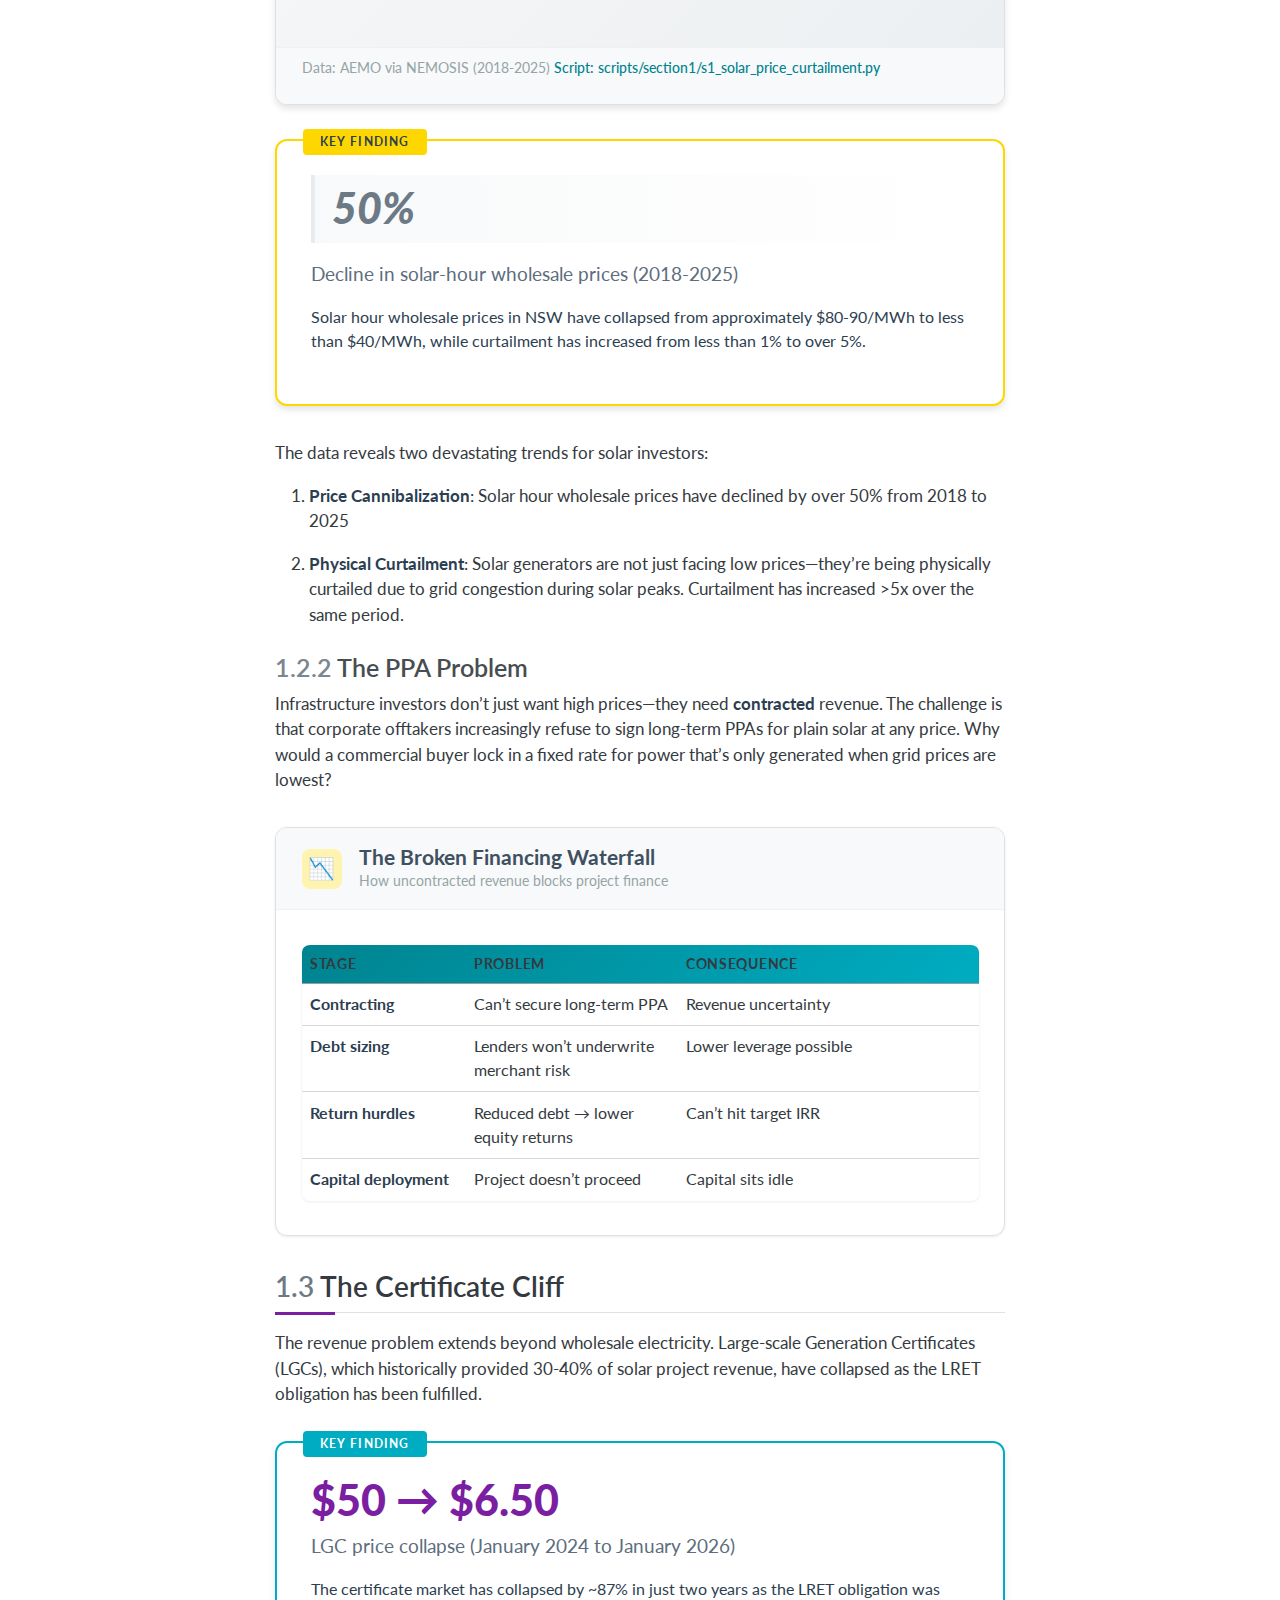
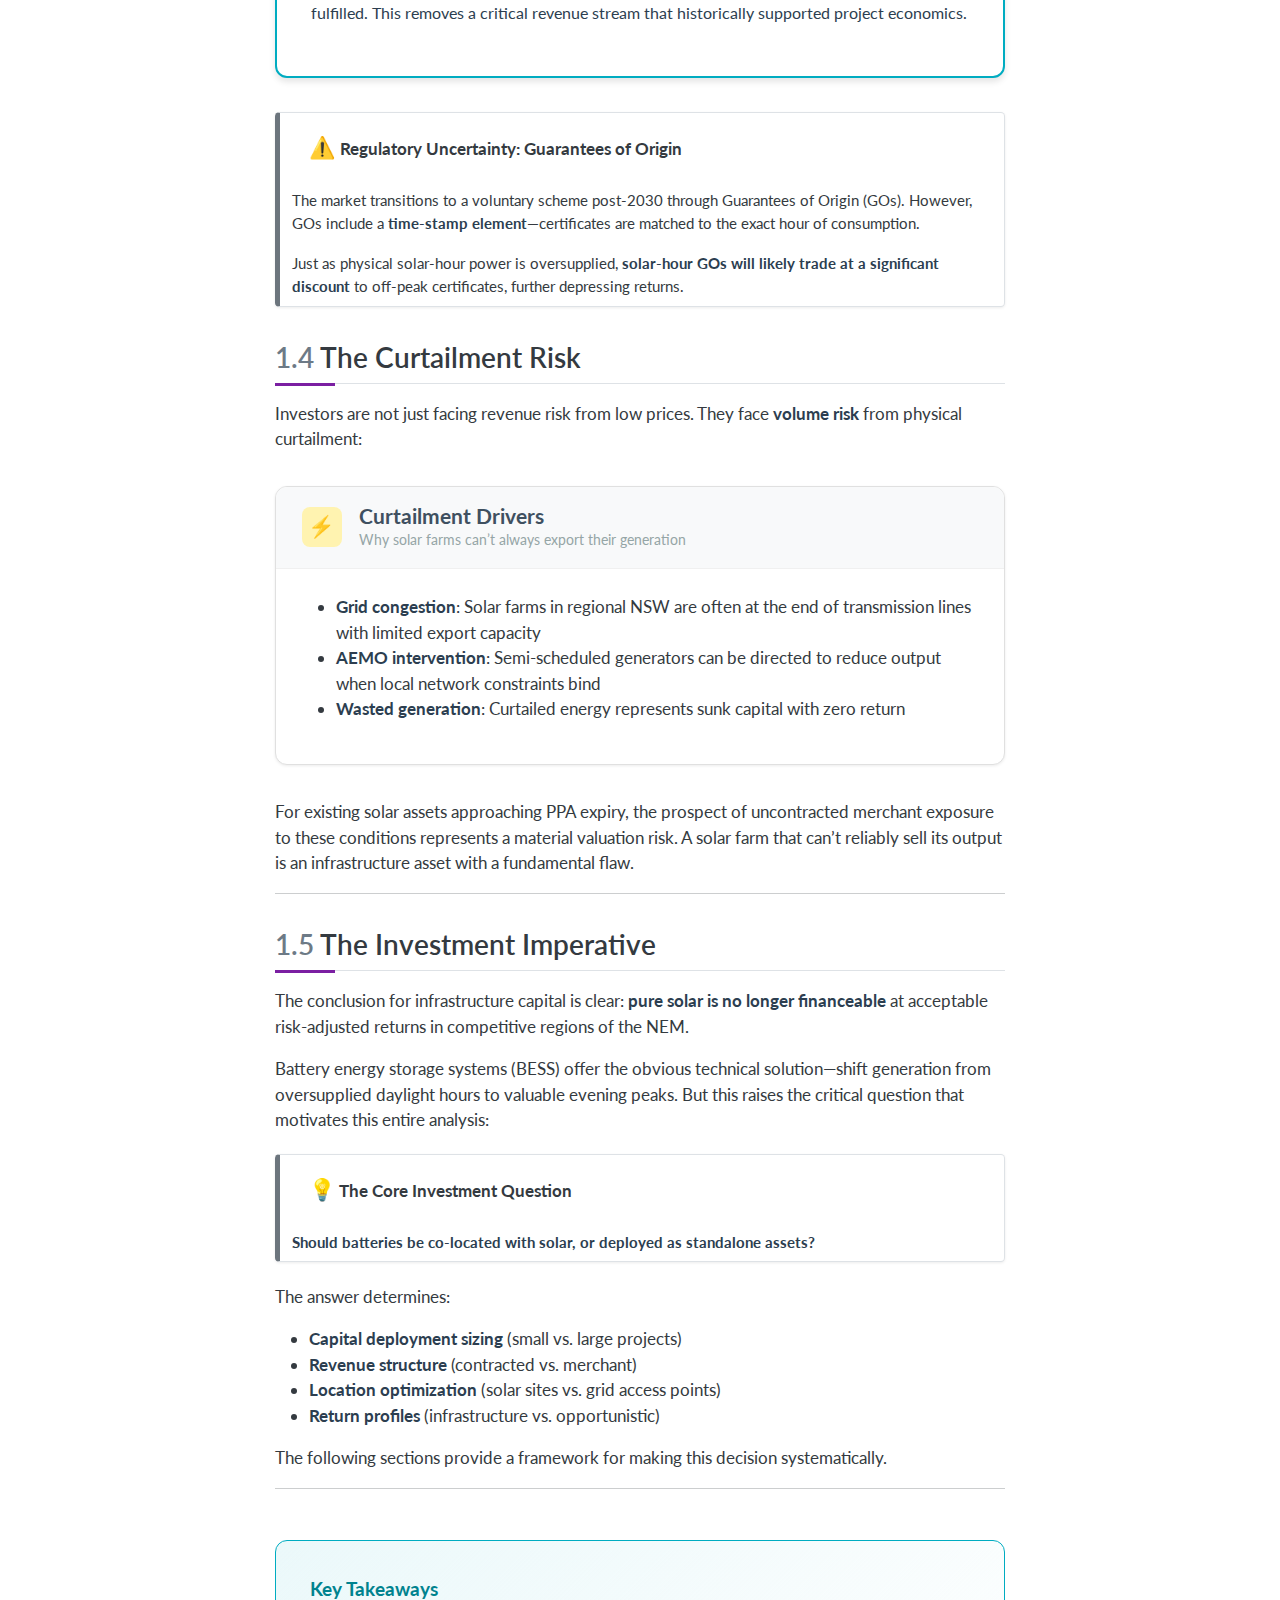
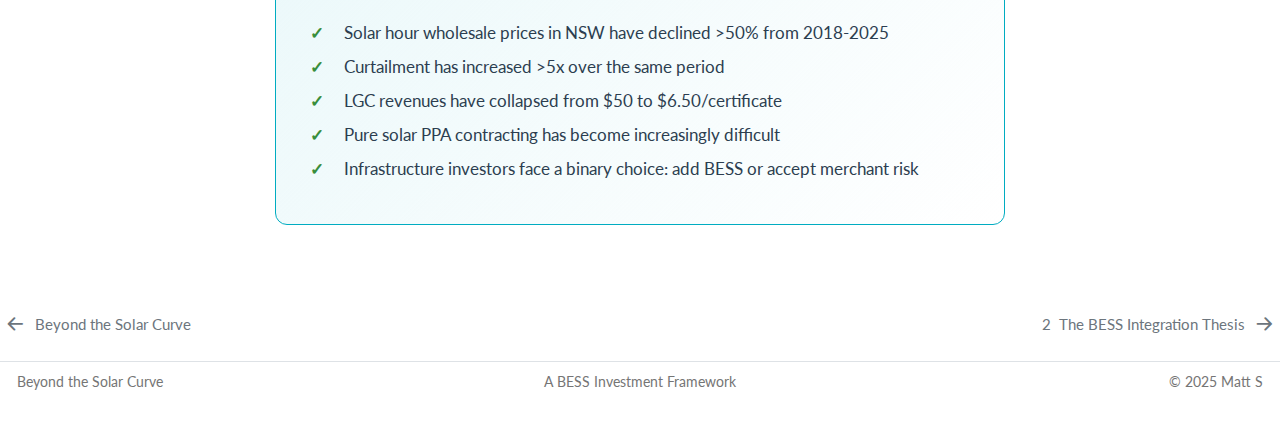
<file: sections/01_investment_problem.html>
<!DOCTYPE html>
<html xmlns="http://www.w3.org/1999/xhtml" lang="en-AU" xml:lang="en-AU"><head>

<meta charset="utf-8">
<meta name="generator" content="quarto-1.8.26">

<meta name="viewport" content="width=device-width, initial-scale=1.0, user-scalable=yes">

<meta name="keywords" content="BESS, Battery Storage, Solar PV, NEM, Australia, Renewable Energy, Infrastructure Investment">
<meta name="description" content="A comprehensive framework for infrastructure investors evaluating battery energy storage system (BESS) deployment strategies in Australia’s National Electricity Market.">

<title>1&nbsp; The Investment Problem – Beyond the Solar Curve</title>
<style>
code{white-space: pre-wrap;}
span.smallcaps{font-variant: small-caps;}
div.columns{display: flex; gap: min(4vw, 1.5em);}
div.column{flex: auto; overflow-x: auto;}
div.hanging-indent{margin-left: 1.5em; text-indent: -1.5em;}
ul.task-list{list-style: none;}
ul.task-list li input[type="checkbox"] {
  width: 0.8em;
  margin: 0 0.8em 0.2em -1em; /* quarto-specific, see https://github.com/quarto-dev/quarto-cli/issues/4556 */ 
  vertical-align: middle;
}
/* CSS for syntax highlighting */
html { -webkit-text-size-adjust: 100%; }
pre > code.sourceCode { white-space: pre; position: relative; }
pre > code.sourceCode > span { display: inline-block; line-height: 1.25; }
pre > code.sourceCode > span:empty { height: 1.2em; }
.sourceCode { overflow: visible; }
code.sourceCode > span { color: inherit; text-decoration: inherit; }
div.sourceCode { margin: 1em 0; }
pre.sourceCode { margin: 0; }
@media screen {
div.sourceCode { overflow: auto; }
}
@media print {
pre > code.sourceCode { white-space: pre-wrap; }
pre > code.sourceCode > span { text-indent: -5em; padding-left: 5em; }
}
pre.numberSource code
  { counter-reset: source-line 0; }
pre.numberSource code > span
  { position: relative; left: -4em; counter-increment: source-line; }
pre.numberSource code > span > a:first-child::before
  { content: counter(source-line);
    position: relative; left: -1em; text-align: right; vertical-align: baseline;
    border: none; display: inline-block;
    -webkit-touch-callout: none; -webkit-user-select: none;
    -khtml-user-select: none; -moz-user-select: none;
    -ms-user-select: none; user-select: none;
    padding: 0 4px; width: 4em;
  }
pre.numberSource { margin-left: 3em;  padding-left: 4px; }
div.sourceCode
  {   }
@media screen {
pre > code.sourceCode > span > a:first-child::before { text-decoration: underline; }
}
</style>


<script src="../site_libs/quarto-nav/quarto-nav.js"></script>
<script src="../site_libs/quarto-nav/headroom.min.js"></script>
<script src="../site_libs/clipboard/clipboard.min.js"></script>
<script src="../site_libs/quarto-search/autocomplete.umd.js"></script>
<script src="../site_libs/quarto-search/fuse.min.js"></script>
<script src="../site_libs/quarto-search/quarto-search.js"></script>
<meta name="quarto:offset" content="../">
<link href="../sections/02_bess_integration.html" rel="next">
<link href="../index.html" rel="prev">
<script src="../site_libs/quarto-html/quarto.js" type="module"></script>
<script src="../site_libs/quarto-html/tabsets/tabsets.js" type="module"></script>
<script src="../site_libs/quarto-html/axe/axe-check.js" type="module"></script>
<script src="../site_libs/quarto-html/popper.min.js"></script>
<script src="../site_libs/quarto-html/tippy.umd.min.js"></script>
<script src="../site_libs/quarto-html/anchor.min.js"></script>
<link href="../site_libs/quarto-html/tippy.css" rel="stylesheet">
<link href="../site_libs/quarto-html/quarto-syntax-highlighting-597958c53c93a607afca12fd375c57ed.css" rel="stylesheet" id="quarto-text-highlighting-styles">
<script src="../site_libs/bootstrap/bootstrap.min.js"></script>
<link href="../site_libs/bootstrap/bootstrap-icons.css" rel="stylesheet">
<link href="../site_libs/bootstrap/bootstrap-d199feae5ef53bde6913ba7ffab7d98f.min.css" rel="stylesheet" append-hash="true" id="quarto-bootstrap" data-mode="light">
<script id="quarto-search-options" type="application/json">{
  "location": "sidebar",
  "copy-button": false,
  "collapse-after": 3,
  "panel-placement": "start",
  "type": "textbox",
  "limit": 50,
  "keyboard-shortcut": [
    "f",
    "/",
    "s"
  ],
  "show-item-context": false,
  "language": {
    "search-no-results-text": "No results",
    "search-matching-documents-text": "matching documents",
    "search-copy-link-title": "Copy link to search",
    "search-hide-matches-text": "Hide additional matches",
    "search-more-match-text": "more match in this document",
    "search-more-matches-text": "more matches in this document",
    "search-clear-button-title": "Clear",
    "search-text-placeholder": "",
    "search-detached-cancel-button-title": "Cancel",
    "search-submit-button-title": "Submit",
    "search-label": "Search"
  }
}</script>
<style>html{ scroll-behavior: smooth; }</style>


<meta property="og:title" content="1&nbsp; The Investment Problem – Beyond the Solar Curve">
<meta property="og:description" content="A comprehensive framework for infrastructure investors evaluating battery energy storage system (BESS) deployment strategies in Australia’s National Electricity Market.">
<meta property="og:site_name" content="Beyond the Solar Curve">
<meta name="twitter:title" content="1&nbsp; The Investment Problem – Beyond the Solar Curve">
<meta name="twitter:description" content="A comprehensive framework for infrastructure investors evaluating battery energy storage system (BESS) deployment strategies in Australia’s National Electricity Market.">
<meta name="twitter:card" content="summary">
</head>

<body class="nav-sidebar docked quarto-light">

<div id="quarto-search-results"></div>
  <header id="quarto-header" class="headroom fixed-top">
  <nav class="quarto-secondary-nav">
    <div class="container-fluid d-flex">
      <button type="button" class="quarto-btn-toggle btn" data-bs-toggle="collapse" role="button" data-bs-target=".quarto-sidebar-collapse-item" aria-controls="quarto-sidebar" aria-expanded="false" aria-label="Toggle sidebar navigation" onclick="if (window.quartoToggleHeadroom) { window.quartoToggleHeadroom(); }">
        <i class="bi bi-layout-text-sidebar-reverse"></i>
      </button>
        <nav class="quarto-page-breadcrumbs" aria-label="breadcrumb"><ol class="breadcrumb"><li class="breadcrumb-item"><a href="../sections/01_investment_problem.html">The Investment Context</a></li><li class="breadcrumb-item"><a href="../sections/01_investment_problem.html"><span class="chapter-number">1</span>&nbsp; <span class="chapter-title">The Investment Problem</span></a></li></ol></nav>
        <a class="flex-grow-1" role="navigation" data-bs-toggle="collapse" data-bs-target=".quarto-sidebar-collapse-item" aria-controls="quarto-sidebar" aria-expanded="false" aria-label="Toggle sidebar navigation" onclick="if (window.quartoToggleHeadroom) { window.quartoToggleHeadroom(); }">      
        </a>
      <button type="button" class="btn quarto-search-button" aria-label="Search" onclick="window.quartoOpenSearch();">
        <i class="bi bi-search"></i>
      </button>
    </div>
  </nav>
</header>
<!-- content -->
<div id="quarto-content" class="quarto-container page-columns page-rows-contents page-layout-article">
<!-- sidebar -->
  <nav id="quarto-sidebar" class="sidebar collapse collapse-horizontal quarto-sidebar-collapse-item sidebar-navigation docked overflow-auto">
    <div class="pt-lg-2 mt-2 text-left sidebar-header">
    <div class="sidebar-title mb-0 py-0">
      <a href="../">Beyond the Solar Curve</a> 
        <div class="sidebar-tools-main">
    <div class="dropdown">
      <a href="" title="Share" id="quarto-navigation-tool-dropdown-0" class="quarto-navigation-tool dropdown-toggle px-1" data-bs-toggle="dropdown" aria-expanded="false" role="link" aria-label="Share"><i class="bi bi-share"></i></a>
      <ul class="dropdown-menu" aria-labelledby="quarto-navigation-tool-dropdown-0">
          <li>
            <a class="dropdown-item sidebar-tools-main-item" href="https://twitter.com/intent/tweet?url=|url|">
              <i class="bi bi-twitter pe-1"></i>
            Twitter
            </a>
          </li>
          <li>
            <a class="dropdown-item sidebar-tools-main-item" href="https://www.linkedin.com/sharing/share-offsite/?url=|url|">
              <i class="bi bi-linkedin pe-1"></i>
            LinkedIn
            </a>
          </li>
      </ul>
    </div>
</div>
    </div>
      </div>
        <div class="mt-2 flex-shrink-0 align-items-center">
        <div class="sidebar-search">
        <div id="quarto-search" class="" title="Search"></div>
        </div>
        </div>
    <div class="sidebar-menu-container"> 
    <ul class="list-unstyled mt-1">
        <li class="sidebar-item">
  <div class="sidebar-item-container"> 
  <a href="../index.html" class="sidebar-item-text sidebar-link">
 <span class="menu-text">Beyond the Solar Curve</span></a>
  </div>
</li>
        <li class="sidebar-item sidebar-item-section">
      <div class="sidebar-item-container"> 
            <a class="sidebar-item-text sidebar-link text-start" data-bs-toggle="collapse" data-bs-target="#quarto-sidebar-section-1" role="navigation" aria-expanded="true">
 <span class="menu-text">The Investment Context</span></a>
          <a class="sidebar-item-toggle text-start" data-bs-toggle="collapse" data-bs-target="#quarto-sidebar-section-1" role="navigation" aria-expanded="true" aria-label="Toggle section">
            <i class="bi bi-chevron-right ms-2"></i>
          </a> 
      </div>
      <ul id="quarto-sidebar-section-1" class="collapse list-unstyled sidebar-section depth1 show">  
          <li class="sidebar-item">
  <div class="sidebar-item-container"> 
  <a href="../sections/01_investment_problem.html" class="sidebar-item-text sidebar-link active">
 <span class="menu-text"><span class="chapter-number">1</span>&nbsp; <span class="chapter-title">The Investment Problem</span></span></a>
  </div>
</li>
          <li class="sidebar-item">
  <div class="sidebar-item-container"> 
  <a href="../sections/02_bess_integration.html" class="sidebar-item-text sidebar-link">
 <span class="menu-text"><span class="chapter-number">2</span>&nbsp; <span class="chapter-title">The BESS Integration Thesis</span></span></a>
  </div>
</li>
      </ul>
  </li>
        <li class="sidebar-item sidebar-item-section">
      <div class="sidebar-item-container"> 
            <a class="sidebar-item-text sidebar-link text-start" data-bs-toggle="collapse" data-bs-target="#quarto-sidebar-section-2" role="navigation" aria-expanded="true">
 <span class="menu-text">Analysis</span></a>
          <a class="sidebar-item-toggle text-start" data-bs-toggle="collapse" data-bs-target="#quarto-sidebar-section-2" role="navigation" aria-expanded="true" aria-label="Toggle section">
            <i class="bi bi-chevron-right ms-2"></i>
          </a> 
      </div>
      <ul id="quarto-sidebar-section-2" class="collapse list-unstyled sidebar-section depth1 show">  
          <li class="sidebar-item">
  <div class="sidebar-item-container"> 
  <a href="../sections/03_tradeoff_analysis.html" class="sidebar-item-text sidebar-link">
 <span class="menu-text"><span class="chapter-number">3</span>&nbsp; <span class="chapter-title">The Trade-Off Analysis</span></span></a>
  </div>
</li>
          <li class="sidebar-item">
  <div class="sidebar-item-container"> 
  <a href="../sections/04_technical_constraints.html" class="sidebar-item-text sidebar-link">
 <span class="menu-text"><span class="chapter-number">4</span>&nbsp; <span class="chapter-title">Technical Constraints &amp; Location Value</span></span></a>
  </div>
</li>
      </ul>
  </li>
        <li class="sidebar-item sidebar-item-section">
      <div class="sidebar-item-container"> 
            <a class="sidebar-item-text sidebar-link text-start" data-bs-toggle="collapse" data-bs-target="#quarto-sidebar-section-3" role="navigation" aria-expanded="true">
 <span class="menu-text">Framework</span></a>
          <a class="sidebar-item-toggle text-start" data-bs-toggle="collapse" data-bs-target="#quarto-sidebar-section-3" role="navigation" aria-expanded="true" aria-label="Toggle section">
            <i class="bi bi-chevron-right ms-2"></i>
          </a> 
      </div>
      <ul id="quarto-sidebar-section-3" class="collapse list-unstyled sidebar-section depth1 show">  
          <li class="sidebar-item">
  <div class="sidebar-item-container"> 
  <a href="../sections/05_strategic_framework.html" class="sidebar-item-text sidebar-link">
 <span class="menu-text"><span class="chapter-number">5</span>&nbsp; <span class="chapter-title">The Strategic Framework</span></span></a>
  </div>
</li>
      </ul>
  </li>
    </ul>
    </div>
</nav>
<div id="quarto-sidebar-glass" class="quarto-sidebar-collapse-item" data-bs-toggle="collapse" data-bs-target=".quarto-sidebar-collapse-item"></div>
<!-- margin-sidebar -->
    <div id="quarto-margin-sidebar" class="sidebar margin-sidebar">
        <nav id="TOC" role="doc-toc" class="toc-active">
    <h2 id="toc-title">On This Page</h2>
   
  <ul>
  <li><a href="#the-end-of-plain-solar" id="toc-the-end-of-plain-solar" class="nav-link active" data-scroll-target="#the-end-of-plain-solar"><span class="header-section-number">1.1</span> The End of “Plain” Solar</a></li>
  <li><a href="#the-collapse-of-the-unfirmed-ppa" id="toc-the-collapse-of-the-unfirmed-ppa" class="nav-link" data-scroll-target="#the-collapse-of-the-unfirmed-ppa"><span class="header-section-number">1.2</span> The Collapse of the Unfirmed PPA</a>
  <ul class="collapse">
  <li><a href="#solar-anti-correlation" id="toc-solar-anti-correlation" class="nav-link" data-scroll-target="#solar-anti-correlation"><span class="header-section-number">1.2.1</span> Solar Anti-Correlation</a></li>
  </ul></li>
  </ul>
</nav>
    </div>
<!-- main -->
<div class="modal fade" id="quarto-embedded-source-code-modal" tabindex="-1" aria-labelledby="quarto-embedded-source-code-modal-label" aria-hidden="true"><div class="modal-dialog modal-dialog-scrollable"><div class="modal-content"><div class="modal-header"><h5 class="modal-title" id="quarto-embedded-source-code-modal-label">Source Code</h5><button class="btn-close" data-bs-dismiss="modal"></button></div><div class="modal-body"><div class="">
<div class="code-copy-outer-scaffold"><div class="sourceCode" id="cb1" data-shortcodes="false"><pre class="sourceCode markdown code-with-copy"><code class="sourceCode markdown"><span id="cb1-1"><a href="#cb1-1" aria-hidden="true" tabindex="-1"></a><span class="fu"># The Investment Problem {#sec-investment-problem}</span></span>
<span id="cb1-2"><a href="#cb1-2" aria-hidden="true" tabindex="-1"></a></span>
<span id="cb1-3"><a href="#cb1-3" aria-hidden="true" tabindex="-1"></a><span class="dt">&lt;</span><span class="kw">div</span><span class="ot"> class</span><span class="op">=</span><span class="st">"section-summary"</span><span class="dt">&gt;</span></span>
<span id="cb1-4"><a href="#cb1-4" aria-hidden="true" tabindex="-1"></a><span class="dt">&lt;</span><span class="kw">div</span><span class="ot"> class</span><span class="op">=</span><span class="st">"section-summary-title"</span><span class="dt">&gt;</span>In This Section<span class="dt">&lt;/</span><span class="kw">div</span><span class="dt">&gt;</span></span>
<span id="cb1-5"><a href="#cb1-5" aria-hidden="true" tabindex="-1"></a><span class="dt">&lt;</span><span class="kw">ul</span><span class="ot"> class</span><span class="op">=</span><span class="st">"section-summary-list"</span><span class="dt">&gt;</span></span>
<span id="cb1-6"><a href="#cb1-6" aria-hidden="true" tabindex="-1"></a><span class="dt">&lt;</span><span class="kw">li</span><span class="dt">&gt;</span>Why the historical investment model for utility-scale solar PV is broken<span class="dt">&lt;/</span><span class="kw">li</span><span class="dt">&gt;</span></span>
<span id="cb1-7"><a href="#cb1-7" aria-hidden="true" tabindex="-1"></a><span class="dt">&lt;</span><span class="kw">li</span><span class="dt">&gt;</span>Solar price cannibalization and curtailment trends (2018-2025)<span class="dt">&lt;/</span><span class="kw">li</span><span class="dt">&gt;</span></span>
<span id="cb1-8"><a href="#cb1-8" aria-hidden="true" tabindex="-1"></a><span class="dt">&lt;</span><span class="kw">li</span><span class="dt">&gt;</span>The collapse of the unfirmed PPA market<span class="dt">&lt;/</span><span class="kw">li</span><span class="dt">&gt;</span></span>
<span id="cb1-9"><a href="#cb1-9" aria-hidden="true" tabindex="-1"></a><span class="dt">&lt;</span><span class="kw">li</span><span class="dt">&gt;</span>LGC certificate cliff and the transition to Guarantees of Origin<span class="dt">&lt;/</span><span class="kw">li</span><span class="dt">&gt;</span></span>
<span id="cb1-10"><a href="#cb1-10" aria-hidden="true" tabindex="-1"></a><span class="dt">&lt;/</span><span class="kw">ul</span><span class="dt">&gt;</span></span>
<span id="cb1-11"><a href="#cb1-11" aria-hidden="true" tabindex="-1"></a><span class="dt">&lt;/</span><span class="kw">div</span><span class="dt">&gt;</span></span>
<span id="cb1-12"><a href="#cb1-12" aria-hidden="true" tabindex="-1"></a></span>
<span id="cb1-13"><a href="#cb1-13" aria-hidden="true" tabindex="-1"></a><span class="fu">## The End of "Plain" Solar</span></span>
<span id="cb1-14"><a href="#cb1-14" aria-hidden="true" tabindex="-1"></a></span>
<span id="cb1-15"><a href="#cb1-15" aria-hidden="true" tabindex="-1"></a>The historical investment model for utility-scale solar PV in the Australian National Electricity Market is broken. For years, renewable energy developers relied on long-term fixed-price Power Purchase Agreements (PPAs) spanning 7-15 years to secure project finance. These contracts provided the revenue certainty needed to support high-leverage debt structures typical of infrastructure investments.</span>
<span id="cb1-16"><a href="#cb1-16" aria-hidden="true" tabindex="-1"></a></span>
<span id="cb1-17"><a href="#cb1-17" aria-hidden="true" tabindex="-1"></a><span class="dt">&lt;</span><span class="kw">div</span><span class="ot"> class</span><span class="op">=</span><span class="st">"callout callout-important"</span><span class="dt">&gt;</span></span>
<span id="cb1-18"><a href="#cb1-18" aria-hidden="true" tabindex="-1"></a><span class="dt">&lt;</span><span class="kw">div</span><span class="ot"> class</span><span class="op">=</span><span class="st">"callout-title"</span><span class="dt">&gt;</span></span>
<span id="cb1-19"><a href="#cb1-19" aria-hidden="true" tabindex="-1"></a><span class="dt">&lt;</span><span class="kw">span</span><span class="ot"> class</span><span class="op">=</span><span class="st">"callout-icon"</span><span class="dt">&gt;</span>🚨<span class="dt">&lt;/</span><span class="kw">span</span><span class="dt">&gt;</span></span>
<span id="cb1-20"><a href="#cb1-20" aria-hidden="true" tabindex="-1"></a>The Core Problem</span>
<span id="cb1-21"><a href="#cb1-21" aria-hidden="true" tabindex="-1"></a><span class="dt">&lt;/</span><span class="kw">div</span><span class="dt">&gt;</span></span>
<span id="cb1-22"><a href="#cb1-22" aria-hidden="true" tabindex="-1"></a><span class="dt">&lt;</span><span class="kw">p</span><span class="dt">&gt;</span>Pure solar is no longer financeable at acceptable risk-adjusted returns in competitive regions of the NEM. The traditional financing waterfall has collapsed.<span class="dt">&lt;/</span><span class="kw">p</span><span class="dt">&gt;</span></span>
<span id="cb1-23"><a href="#cb1-23" aria-hidden="true" tabindex="-1"></a><span class="dt">&lt;/</span><span class="kw">div</span><span class="dt">&gt;</span></span>
<span id="cb1-24"><a href="#cb1-24" aria-hidden="true" tabindex="-1"></a></span>
<span id="cb1-25"><a href="#cb1-25" aria-hidden="true" tabindex="-1"></a><span class="fu">## The Collapse of the Unfirmed PPA</span></span>
<span id="cb1-26"><a href="#cb1-26" aria-hidden="true" tabindex="-1"></a></span>
<span id="cb1-27"><a href="#cb1-27" aria-hidden="true" tabindex="-1"></a>With the end of the Large-scale Renewable Energy Target (LRET) and rapidly increasing solar penetration, the economics of daytime generation have fundamentally changed. The problem is straightforward: **when everyone generates at the same time, prices collapse.**</span>
<span id="cb1-28"><a href="#cb1-28" aria-hidden="true" tabindex="-1"></a></span>
<span id="cb1-29"><a href="#cb1-29" aria-hidden="true" tabindex="-1"></a><span class="fu">### Solar Anti-Correlation</span></span>
<span id="cb1-30"><a href="#cb1-30" aria-hidden="true" tabindex="-1"></a></span>
<span id="cb1-31"><a href="#cb1-31" aria-hidden="true" tabindex="-1"></a>The wholesale electricity price during solar hours (10:00-16:00) in NSW tells the story clearly:</span>
<span id="cb1-32"><a href="#cb1-32" aria-hidden="true" tabindex="-1"></a></span>
<span id="cb1-33"><a href="#cb1-33" aria-hidden="true" tabindex="-1"></a><span class="dt">&lt;</span><span class="kw">div</span><span class="ot"> class</span><span class="op">=</span><span class="st">"chart-container"</span><span class="dt">&gt;</span></span>
<span id="cb1-34"><a href="#cb1-34" aria-hidden="true" tabindex="-1"></a><span class="dt">&lt;</span><span class="kw">div</span><span class="ot"> class</span><span class="op">=</span><span class="st">"chart-header"</span><span class="dt">&gt;</span></span>
<span id="cb1-35"><a href="#cb1-35" aria-hidden="true" tabindex="-1"></a><span class="dt">&lt;</span><span class="kw">h4</span><span class="ot"> class</span><span class="op">=</span><span class="st">"chart-title"</span><span class="dt">&gt;</span></span>
<span id="cb1-36"><a href="#cb1-36" aria-hidden="true" tabindex="-1"></a><span class="dt">&lt;</span><span class="kw">span</span><span class="ot"> class</span><span class="op">=</span><span class="st">"chart-title-icon"</span><span class="dt">&gt;</span>☀️<span class="dt">&lt;/</span><span class="kw">span</span><span class="dt">&gt;</span></span>
<span id="cb1-37"><a href="#cb1-37" aria-hidden="true" tabindex="-1"></a>Solar Price Collapse &amp; Curtailment Growth</span>
<span id="cb1-38"><a href="#cb1-38" aria-hidden="true" tabindex="-1"></a><span class="dt">&lt;/</span><span class="kw">h4</span><span class="dt">&gt;</span></span>
<span id="cb1-39"><a href="#cb1-39" aria-hidden="true" tabindex="-1"></a><span class="dt">&lt;</span><span class="kw">span</span><span class="ot"> class</span><span class="op">=</span><span class="st">"chart-status chart-status--pending"</span><span class="dt">&gt;</span>In Progress<span class="dt">&lt;/</span><span class="kw">span</span><span class="dt">&gt;</span></span>
<span id="cb1-40"><a href="#cb1-40" aria-hidden="true" tabindex="-1"></a><span class="dt">&lt;/</span><span class="kw">div</span><span class="dt">&gt;</span></span>
<span id="cb1-41"><a href="#cb1-41" aria-hidden="true" tabindex="-1"></a><span class="dt">&lt;</span><span class="kw">div</span><span class="ot"> class</span><span class="op">=</span><span class="st">"chart-placeholder chart-placeholder--pv"</span><span class="dt">&gt;</span></span>
<span id="cb1-42"><a href="#cb1-42" aria-hidden="true" tabindex="-1"></a><span class="dt">&lt;</span><span class="kw">div</span><span class="ot"> class</span><span class="op">=</span><span class="st">"chart-placeholder-icon"</span><span class="dt">&gt;</span>📊<span class="dt">&lt;/</span><span class="kw">div</span><span class="dt">&gt;</span></span>
<span id="cb1-43"><a href="#cb1-43" aria-hidden="true" tabindex="-1"></a><span class="dt">&lt;</span><span class="kw">div</span><span class="ot"> class</span><span class="op">=</span><span class="st">"chart-placeholder-title"</span><span class="dt">&gt;</span>NSW Solar Hour Prices &amp; Curtailment (2018-2025)<span class="dt">&lt;/</span><span class="kw">div</span><span class="dt">&gt;</span></span>
<span id="cb1-44"><a href="#cb1-44" aria-hidden="true" tabindex="-1"></a><span class="dt">&lt;</span><span class="kw">p</span><span class="ot"> class</span><span class="op">=</span><span class="st">"chart-placeholder-description"</span><span class="dt">&gt;</span></span>
<span id="cb1-45"><a href="#cb1-45" aria-hidden="true" tabindex="-1"></a>Dual-axis chart showing annual average wholesale prices during solar hours (10:00-16:00) in NSW and solar curtailment percentage.</span>
<span id="cb1-46"><a href="#cb1-46" aria-hidden="true" tabindex="-1"></a><span class="dt">&lt;/</span><span class="kw">p</span><span class="dt">&gt;</span></span>
<span id="cb1-47"><a href="#cb1-47" aria-hidden="true" tabindex="-1"></a><span class="dt">&lt;</span><span class="kw">div</span><span class="ot"> class</span><span class="op">=</span><span class="st">"chart-placeholder-insight"</span><span class="dt">&gt;</span></span>
<span id="cb1-48"><a href="#cb1-48" aria-hidden="true" tabindex="-1"></a><span class="dt">&lt;</span><span class="kw">strong</span><span class="dt">&gt;</span>Key Trend:<span class="dt">&lt;/</span><span class="kw">strong</span><span class="dt">&gt;</span> Prices declined from ~$85/MWh (2018) to &lt;$40/MWh (2025) while curtailment increased from &lt;1% to &gt;5%.</span>
<span id="cb1-49"><a href="#cb1-49" aria-hidden="true" tabindex="-1"></a><span class="dt">&lt;/</span><span class="kw">div</span><span class="dt">&gt;</span></span>
<span id="cb1-50"><a href="#cb1-50" aria-hidden="true" tabindex="-1"></a><span class="dt">&lt;/</span><span class="kw">div</span><span class="dt">&gt;</span></span>
<span id="cb1-51"><a href="#cb1-51" aria-hidden="true" tabindex="-1"></a><span class="dt">&lt;</span><span class="kw">div</span><span class="ot"> class</span><span class="op">=</span><span class="st">"chart-footer"</span><span class="dt">&gt;</span></span>
<span id="cb1-52"><a href="#cb1-52" aria-hidden="true" tabindex="-1"></a><span class="dt">&lt;</span><span class="kw">span</span><span class="ot"> class</span><span class="op">=</span><span class="st">"chart-source"</span><span class="dt">&gt;</span>Data: AEMO via NEMOSIS (2018-2025)<span class="dt">&lt;/</span><span class="kw">span</span><span class="dt">&gt;</span></span>
<span id="cb1-53"><a href="#cb1-53" aria-hidden="true" tabindex="-1"></a><span class="dt">&lt;</span><span class="kw">span</span><span class="ot"> class</span><span class="op">=</span><span class="st">"chart-code-link"</span><span class="dt">&gt;</span>Script: scripts/section1/s1_solar_price_curtailment.py<span class="dt">&lt;/</span><span class="kw">span</span><span class="dt">&gt;</span></span>
<span id="cb1-54"><a href="#cb1-54" aria-hidden="true" tabindex="-1"></a><span class="dt">&lt;/</span><span class="kw">div</span><span class="dt">&gt;</span></span>
<span id="cb1-55"><a href="#cb1-55" aria-hidden="true" tabindex="-1"></a><span class="dt">&lt;/</span><span class="kw">div</span><span class="dt">&gt;</span></span>
<span id="cb1-56"><a href="#cb1-56" aria-hidden="true" tabindex="-1"></a></span>
<span id="cb1-57"><a href="#cb1-57" aria-hidden="true" tabindex="-1"></a><span class="dt">&lt;</span><span class="kw">div</span><span class="ot"> class</span><span class="op">=</span><span class="st">"key-finding key-finding--pv"</span><span class="dt">&gt;</span></span>
<span id="cb1-58"><a href="#cb1-58" aria-hidden="true" tabindex="-1"></a><span class="dt">&lt;</span><span class="kw">div</span><span class="ot"> class</span><span class="op">=</span><span class="st">"key-finding-stat"</span><span class="dt">&gt;</span>&gt;50%<span class="dt">&lt;/</span><span class="kw">div</span><span class="dt">&gt;</span></span>
<span id="cb1-59"><a href="#cb1-59" aria-hidden="true" tabindex="-1"></a><span class="dt">&lt;</span><span class="kw">div</span><span class="ot"> class</span><span class="op">=</span><span class="st">"key-finding-label"</span><span class="dt">&gt;</span>Decline in solar-hour wholesale prices (2018-2025)<span class="dt">&lt;/</span><span class="kw">div</span><span class="dt">&gt;</span></span>
<span id="cb1-60"><a href="#cb1-60" aria-hidden="true" tabindex="-1"></a><span class="dt">&lt;</span><span class="kw">p</span><span class="ot"> class</span><span class="op">=</span><span class="st">"key-finding-description"</span><span class="dt">&gt;</span></span>
<span id="cb1-61"><a href="#cb1-61" aria-hidden="true" tabindex="-1"></a>Solar hour wholesale prices in NSW have collapsed from approximately $80-90/MWh to less than $40/MWh, while curtailment has increased from less than 1% to over 5%.</span>
<span id="cb1-62"><a href="#cb1-62" aria-hidden="true" tabindex="-1"></a><span class="dt">&lt;/</span><span class="kw">p</span><span class="dt">&gt;</span></span>
<span id="cb1-63"><a href="#cb1-63" aria-hidden="true" tabindex="-1"></a><span class="dt">&lt;/</span><span class="kw">div</span><span class="dt">&gt;</span></span>
<span id="cb1-64"><a href="#cb1-64" aria-hidden="true" tabindex="-1"></a></span>
<span id="cb1-65"><a href="#cb1-65" aria-hidden="true" tabindex="-1"></a>The data reveals two devastating trends for solar investors:</span>
<span id="cb1-66"><a href="#cb1-66" aria-hidden="true" tabindex="-1"></a></span>
<span id="cb1-67"><a href="#cb1-67" aria-hidden="true" tabindex="-1"></a><span class="ss">1. </span>**Price Cannibalization**: Solar hour wholesale prices have declined by over 50% from 2018 to 2025</span>
<span id="cb1-68"><a href="#cb1-68" aria-hidden="true" tabindex="-1"></a></span>
<span id="cb1-69"><a href="#cb1-69" aria-hidden="true" tabindex="-1"></a><span class="ss">2. </span>**Physical Curtailment**: Solar generators are not just facing low prices—they're being physically curtailed due to grid congestion during solar peaks. Curtailment has increased &gt;5x over the same period.</span>
<span id="cb1-70"><a href="#cb1-70" aria-hidden="true" tabindex="-1"></a></span>
<span id="cb1-71"><a href="#cb1-71" aria-hidden="true" tabindex="-1"></a><span class="fu">### The PPA Problem</span></span>
<span id="cb1-72"><a href="#cb1-72" aria-hidden="true" tabindex="-1"></a></span>
<span id="cb1-73"><a href="#cb1-73" aria-hidden="true" tabindex="-1"></a>Infrastructure investors don't just want high prices—they need **contracted** revenue. The challenge is that corporate offtakers increasingly refuse to sign long-term PPAs for plain solar at any price. Why would a commercial buyer lock in a fixed rate for power that's only generated when grid prices are lowest?</span>
<span id="cb1-74"><a href="#cb1-74" aria-hidden="true" tabindex="-1"></a></span>
<span id="cb1-75"><a href="#cb1-75" aria-hidden="true" tabindex="-1"></a><span class="dt">&lt;</span><span class="kw">div</span><span class="ot"> class</span><span class="op">=</span><span class="st">"analysis-box analysis-box--pv"</span><span class="dt">&gt;</span></span>
<span id="cb1-76"><a href="#cb1-76" aria-hidden="true" tabindex="-1"></a><span class="dt">&lt;</span><span class="kw">div</span><span class="ot"> class</span><span class="op">=</span><span class="st">"analysis-box-header"</span><span class="dt">&gt;</span></span>
<span id="cb1-77"><a href="#cb1-77" aria-hidden="true" tabindex="-1"></a><span class="dt">&lt;</span><span class="kw">div</span><span class="ot"> class</span><span class="op">=</span><span class="st">"analysis-box-icon"</span><span class="dt">&gt;</span>📉<span class="dt">&lt;/</span><span class="kw">div</span><span class="dt">&gt;</span></span>
<span id="cb1-78"><a href="#cb1-78" aria-hidden="true" tabindex="-1"></a><span class="dt">&lt;</span><span class="kw">div</span><span class="dt">&gt;</span></span>
<span id="cb1-79"><a href="#cb1-79" aria-hidden="true" tabindex="-1"></a><span class="dt">&lt;</span><span class="kw">h4</span><span class="ot"> class</span><span class="op">=</span><span class="st">"analysis-box-title"</span><span class="dt">&gt;</span>The Broken Financing Waterfall<span class="dt">&lt;/</span><span class="kw">h4</span><span class="dt">&gt;</span></span>
<span id="cb1-80"><a href="#cb1-80" aria-hidden="true" tabindex="-1"></a><span class="dt">&lt;</span><span class="kw">p</span><span class="ot"> class</span><span class="op">=</span><span class="st">"analysis-box-subtitle"</span><span class="dt">&gt;</span>How uncontracted revenue blocks project finance<span class="dt">&lt;/</span><span class="kw">p</span><span class="dt">&gt;</span></span>
<span id="cb1-81"><a href="#cb1-81" aria-hidden="true" tabindex="-1"></a><span class="dt">&lt;/</span><span class="kw">div</span><span class="dt">&gt;</span></span>
<span id="cb1-82"><a href="#cb1-82" aria-hidden="true" tabindex="-1"></a><span class="dt">&lt;/</span><span class="kw">div</span><span class="dt">&gt;</span></span>
<span id="cb1-83"><a href="#cb1-83" aria-hidden="true" tabindex="-1"></a><span class="dt">&lt;</span><span class="kw">div</span><span class="ot"> class</span><span class="op">=</span><span class="st">"analysis-box-content"</span><span class="dt">&gt;</span></span>
<span id="cb1-84"><a href="#cb1-84" aria-hidden="true" tabindex="-1"></a></span>
<span id="cb1-85"><a href="#cb1-85" aria-hidden="true" tabindex="-1"></a><span class="pp">|</span> Stage <span class="pp">|</span> Problem <span class="pp">|</span> Consequence <span class="pp">|</span></span>
<span id="cb1-86"><a href="#cb1-86" aria-hidden="true" tabindex="-1"></a><span class="pp">|-------|---------|-------------|</span></span>
<span id="cb1-87"><a href="#cb1-87" aria-hidden="true" tabindex="-1"></a><span class="pp">|</span> **Contracting** <span class="pp">|</span> Can't secure long-term PPA <span class="pp">|</span> Revenue uncertainty <span class="pp">|</span></span>
<span id="cb1-88"><a href="#cb1-88" aria-hidden="true" tabindex="-1"></a><span class="pp">|</span> **Debt sizing** <span class="pp">|</span> Lenders won't underwrite merchant risk <span class="pp">|</span> Lower leverage possible <span class="pp">|</span></span>
<span id="cb1-89"><a href="#cb1-89" aria-hidden="true" tabindex="-1"></a><span class="pp">|</span> **Return hurdles** <span class="pp">|</span> Reduced debt → lower equity returns <span class="pp">|</span> Can't hit target IRR <span class="pp">|</span></span>
<span id="cb1-90"><a href="#cb1-90" aria-hidden="true" tabindex="-1"></a><span class="pp">|</span> **Capital deployment** <span class="pp">|</span> Project doesn't proceed <span class="pp">|</span> Capital sits idle <span class="pp">|</span></span>
<span id="cb1-91"><a href="#cb1-91" aria-hidden="true" tabindex="-1"></a></span>
<span id="cb1-92"><a href="#cb1-92" aria-hidden="true" tabindex="-1"></a><span class="dt">&lt;/</span><span class="kw">div</span><span class="dt">&gt;</span></span>
<span id="cb1-93"><a href="#cb1-93" aria-hidden="true" tabindex="-1"></a><span class="dt">&lt;/</span><span class="kw">div</span><span class="dt">&gt;</span></span>
<span id="cb1-94"><a href="#cb1-94" aria-hidden="true" tabindex="-1"></a></span>
<span id="cb1-95"><a href="#cb1-95" aria-hidden="true" tabindex="-1"></a><span class="fu">## The Certificate Cliff</span></span>
<span id="cb1-96"><a href="#cb1-96" aria-hidden="true" tabindex="-1"></a></span>
<span id="cb1-97"><a href="#cb1-97" aria-hidden="true" tabindex="-1"></a>The revenue problem extends beyond wholesale electricity. Large-scale Generation Certificates (LGCs), which historically provided 30-40% of solar project revenue, have collapsed as the LRET obligation has been fulfilled.</span>
<span id="cb1-98"><a href="#cb1-98" aria-hidden="true" tabindex="-1"></a></span>
<span id="cb1-99"><a href="#cb1-99" aria-hidden="true" tabindex="-1"></a><span class="dt">&lt;</span><span class="kw">div</span><span class="ot"> class</span><span class="op">=</span><span class="st">"key-finding"</span><span class="dt">&gt;</span></span>
<span id="cb1-100"><a href="#cb1-100" aria-hidden="true" tabindex="-1"></a><span class="dt">&lt;</span><span class="kw">div</span><span class="ot"> class</span><span class="op">=</span><span class="st">"key-finding-stat"</span><span class="dt">&gt;</span>$50 → $6.50<span class="dt">&lt;/</span><span class="kw">div</span><span class="dt">&gt;</span></span>
<span id="cb1-101"><a href="#cb1-101" aria-hidden="true" tabindex="-1"></a><span class="dt">&lt;</span><span class="kw">div</span><span class="ot"> class</span><span class="op">=</span><span class="st">"key-finding-label"</span><span class="dt">&gt;</span>LGC price collapse (January 2024 to January 2026)<span class="dt">&lt;/</span><span class="kw">div</span><span class="dt">&gt;</span></span>
<span id="cb1-102"><a href="#cb1-102" aria-hidden="true" tabindex="-1"></a><span class="dt">&lt;</span><span class="kw">p</span><span class="ot"> class</span><span class="op">=</span><span class="st">"key-finding-description"</span><span class="dt">&gt;</span></span>
<span id="cb1-103"><a href="#cb1-103" aria-hidden="true" tabindex="-1"></a>The certificate market has collapsed by ~87% in just two years as the LRET obligation was fulfilled. This removes a critical revenue stream that historically supported project economics.</span>
<span id="cb1-104"><a href="#cb1-104" aria-hidden="true" tabindex="-1"></a><span class="dt">&lt;/</span><span class="kw">p</span><span class="dt">&gt;</span></span>
<span id="cb1-105"><a href="#cb1-105" aria-hidden="true" tabindex="-1"></a><span class="dt">&lt;/</span><span class="kw">div</span><span class="dt">&gt;</span></span>
<span id="cb1-106"><a href="#cb1-106" aria-hidden="true" tabindex="-1"></a></span>
<span id="cb1-107"><a href="#cb1-107" aria-hidden="true" tabindex="-1"></a><span class="dt">&lt;</span><span class="kw">div</span><span class="ot"> class</span><span class="op">=</span><span class="st">"callout callout-warning"</span><span class="dt">&gt;</span></span>
<span id="cb1-108"><a href="#cb1-108" aria-hidden="true" tabindex="-1"></a><span class="dt">&lt;</span><span class="kw">div</span><span class="ot"> class</span><span class="op">=</span><span class="st">"callout-title"</span><span class="dt">&gt;</span></span>
<span id="cb1-109"><a href="#cb1-109" aria-hidden="true" tabindex="-1"></a><span class="dt">&lt;</span><span class="kw">span</span><span class="ot"> class</span><span class="op">=</span><span class="st">"callout-icon"</span><span class="dt">&gt;</span>⚠️<span class="dt">&lt;/</span><span class="kw">span</span><span class="dt">&gt;</span></span>
<span id="cb1-110"><a href="#cb1-110" aria-hidden="true" tabindex="-1"></a>Regulatory Uncertainty: Guarantees of Origin</span>
<span id="cb1-111"><a href="#cb1-111" aria-hidden="true" tabindex="-1"></a><span class="dt">&lt;/</span><span class="kw">div</span><span class="dt">&gt;</span></span>
<span id="cb1-112"><a href="#cb1-112" aria-hidden="true" tabindex="-1"></a><span class="dt">&lt;</span><span class="kw">p</span><span class="dt">&gt;</span>The market transitions to a voluntary scheme post-2030 through Guarantees of Origin (GOs). However, GOs include a <span class="dt">&lt;</span><span class="kw">strong</span><span class="dt">&gt;</span>time-stamp element<span class="dt">&lt;/</span><span class="kw">strong</span><span class="dt">&gt;</span>—certificates are matched to the exact hour of consumption.<span class="dt">&lt;/</span><span class="kw">p</span><span class="dt">&gt;</span></span>
<span id="cb1-113"><a href="#cb1-113" aria-hidden="true" tabindex="-1"></a><span class="dt">&lt;</span><span class="kw">p</span><span class="dt">&gt;</span>Just as physical solar-hour power is oversupplied, <span class="dt">&lt;</span><span class="kw">strong</span><span class="dt">&gt;</span>solar-hour GOs will likely trade at a significant discount<span class="dt">&lt;/</span><span class="kw">strong</span><span class="dt">&gt;</span> to off-peak certificates, further depressing returns.<span class="dt">&lt;/</span><span class="kw">p</span><span class="dt">&gt;</span></span>
<span id="cb1-114"><a href="#cb1-114" aria-hidden="true" tabindex="-1"></a><span class="dt">&lt;/</span><span class="kw">div</span><span class="dt">&gt;</span></span>
<span id="cb1-115"><a href="#cb1-115" aria-hidden="true" tabindex="-1"></a></span>
<span id="cb1-116"><a href="#cb1-116" aria-hidden="true" tabindex="-1"></a><span class="fu">## The Curtailment Risk</span></span>
<span id="cb1-117"><a href="#cb1-117" aria-hidden="true" tabindex="-1"></a></span>
<span id="cb1-118"><a href="#cb1-118" aria-hidden="true" tabindex="-1"></a>Investors are not just facing revenue risk from low prices. They face **volume risk** from physical curtailment:</span>
<span id="cb1-119"><a href="#cb1-119" aria-hidden="true" tabindex="-1"></a></span>
<span id="cb1-120"><a href="#cb1-120" aria-hidden="true" tabindex="-1"></a><span class="dt">&lt;</span><span class="kw">div</span><span class="ot"> class</span><span class="op">=</span><span class="st">"analysis-box analysis-box--pv"</span><span class="dt">&gt;</span></span>
<span id="cb1-121"><a href="#cb1-121" aria-hidden="true" tabindex="-1"></a><span class="dt">&lt;</span><span class="kw">div</span><span class="ot"> class</span><span class="op">=</span><span class="st">"analysis-box-header"</span><span class="dt">&gt;</span></span>
<span id="cb1-122"><a href="#cb1-122" aria-hidden="true" tabindex="-1"></a><span class="dt">&lt;</span><span class="kw">div</span><span class="ot"> class</span><span class="op">=</span><span class="st">"analysis-box-icon"</span><span class="dt">&gt;</span>⚡<span class="dt">&lt;/</span><span class="kw">div</span><span class="dt">&gt;</span></span>
<span id="cb1-123"><a href="#cb1-123" aria-hidden="true" tabindex="-1"></a><span class="dt">&lt;</span><span class="kw">div</span><span class="dt">&gt;</span></span>
<span id="cb1-124"><a href="#cb1-124" aria-hidden="true" tabindex="-1"></a><span class="dt">&lt;</span><span class="kw">h4</span><span class="ot"> class</span><span class="op">=</span><span class="st">"analysis-box-title"</span><span class="dt">&gt;</span>Curtailment Drivers<span class="dt">&lt;/</span><span class="kw">h4</span><span class="dt">&gt;</span></span>
<span id="cb1-125"><a href="#cb1-125" aria-hidden="true" tabindex="-1"></a><span class="dt">&lt;</span><span class="kw">p</span><span class="ot"> class</span><span class="op">=</span><span class="st">"analysis-box-subtitle"</span><span class="dt">&gt;</span>Why solar farms can't always export their generation<span class="dt">&lt;/</span><span class="kw">p</span><span class="dt">&gt;</span></span>
<span id="cb1-126"><a href="#cb1-126" aria-hidden="true" tabindex="-1"></a><span class="dt">&lt;/</span><span class="kw">div</span><span class="dt">&gt;</span></span>
<span id="cb1-127"><a href="#cb1-127" aria-hidden="true" tabindex="-1"></a><span class="dt">&lt;/</span><span class="kw">div</span><span class="dt">&gt;</span></span>
<span id="cb1-128"><a href="#cb1-128" aria-hidden="true" tabindex="-1"></a><span class="dt">&lt;</span><span class="kw">div</span><span class="ot"> class</span><span class="op">=</span><span class="st">"analysis-box-content"</span><span class="dt">&gt;</span></span>
<span id="cb1-129"><a href="#cb1-129" aria-hidden="true" tabindex="-1"></a></span>
<span id="cb1-130"><a href="#cb1-130" aria-hidden="true" tabindex="-1"></a><span class="ss">- </span>**Grid congestion**: Solar farms in regional NSW are often at the end of transmission lines with limited export capacity</span>
<span id="cb1-131"><a href="#cb1-131" aria-hidden="true" tabindex="-1"></a><span class="ss">- </span>**AEMO intervention**: Semi-scheduled generators can be directed to reduce output when local network constraints bind</span>
<span id="cb1-132"><a href="#cb1-132" aria-hidden="true" tabindex="-1"></a><span class="ss">- </span>**Wasted generation**: Curtailed energy represents sunk capital with zero return</span>
<span id="cb1-133"><a href="#cb1-133" aria-hidden="true" tabindex="-1"></a></span>
<span id="cb1-134"><a href="#cb1-134" aria-hidden="true" tabindex="-1"></a><span class="dt">&lt;/</span><span class="kw">div</span><span class="dt">&gt;</span></span>
<span id="cb1-135"><a href="#cb1-135" aria-hidden="true" tabindex="-1"></a><span class="dt">&lt;/</span><span class="kw">div</span><span class="dt">&gt;</span></span>
<span id="cb1-136"><a href="#cb1-136" aria-hidden="true" tabindex="-1"></a></span>
<span id="cb1-137"><a href="#cb1-137" aria-hidden="true" tabindex="-1"></a>For existing solar assets approaching PPA expiry, the prospect of uncontracted merchant exposure to these conditions represents a material valuation risk. A solar farm that can't reliably sell its output is an infrastructure asset with a fundamental flaw.</span>
<span id="cb1-138"><a href="#cb1-138" aria-hidden="true" tabindex="-1"></a></span>
<span id="cb1-139"><a href="#cb1-139" aria-hidden="true" tabindex="-1"></a>---</span>
<span id="cb1-140"><a href="#cb1-140" aria-hidden="true" tabindex="-1"></a></span>
<span id="cb1-141"><a href="#cb1-141" aria-hidden="true" tabindex="-1"></a><span class="fu">## The Investment Imperative</span></span>
<span id="cb1-142"><a href="#cb1-142" aria-hidden="true" tabindex="-1"></a></span>
<span id="cb1-143"><a href="#cb1-143" aria-hidden="true" tabindex="-1"></a>The conclusion for infrastructure capital is clear: **pure solar is no longer financeable** at acceptable risk-adjusted returns in competitive regions of the NEM.</span>
<span id="cb1-144"><a href="#cb1-144" aria-hidden="true" tabindex="-1"></a></span>
<span id="cb1-145"><a href="#cb1-145" aria-hidden="true" tabindex="-1"></a>Battery energy storage systems (BESS) offer the obvious technical solution—shift generation from oversupplied daylight hours to valuable evening peaks. But this raises the critical question that motivates this entire analysis:</span>
<span id="cb1-146"><a href="#cb1-146" aria-hidden="true" tabindex="-1"></a></span>
<span id="cb1-147"><a href="#cb1-147" aria-hidden="true" tabindex="-1"></a><span class="dt">&lt;</span><span class="kw">div</span><span class="ot"> class</span><span class="op">=</span><span class="st">"callout callout-tip"</span><span class="dt">&gt;</span></span>
<span id="cb1-148"><a href="#cb1-148" aria-hidden="true" tabindex="-1"></a><span class="dt">&lt;</span><span class="kw">div</span><span class="ot"> class</span><span class="op">=</span><span class="st">"callout-title"</span><span class="dt">&gt;</span></span>
<span id="cb1-149"><a href="#cb1-149" aria-hidden="true" tabindex="-1"></a><span class="dt">&lt;</span><span class="kw">span</span><span class="ot"> class</span><span class="op">=</span><span class="st">"callout-icon"</span><span class="dt">&gt;</span>💡<span class="dt">&lt;/</span><span class="kw">span</span><span class="dt">&gt;</span></span>
<span id="cb1-150"><a href="#cb1-150" aria-hidden="true" tabindex="-1"></a>The Core Investment Question</span>
<span id="cb1-151"><a href="#cb1-151" aria-hidden="true" tabindex="-1"></a><span class="dt">&lt;/</span><span class="kw">div</span><span class="dt">&gt;</span></span>
<span id="cb1-152"><a href="#cb1-152" aria-hidden="true" tabindex="-1"></a><span class="dt">&lt;</span><span class="kw">p</span><span class="dt">&gt;&lt;</span><span class="kw">strong</span><span class="dt">&gt;</span>Should batteries be co-located with solar, or deployed as standalone assets?<span class="dt">&lt;/</span><span class="kw">strong</span><span class="dt">&gt;&lt;/</span><span class="kw">p</span><span class="dt">&gt;</span></span>
<span id="cb1-153"><a href="#cb1-153" aria-hidden="true" tabindex="-1"></a><span class="dt">&lt;/</span><span class="kw">div</span><span class="dt">&gt;</span></span>
<span id="cb1-154"><a href="#cb1-154" aria-hidden="true" tabindex="-1"></a></span>
<span id="cb1-155"><a href="#cb1-155" aria-hidden="true" tabindex="-1"></a>The answer determines:</span>
<span id="cb1-156"><a href="#cb1-156" aria-hidden="true" tabindex="-1"></a></span>
<span id="cb1-157"><a href="#cb1-157" aria-hidden="true" tabindex="-1"></a><span class="ss">- </span>**Capital deployment sizing** (small vs. large projects)</span>
<span id="cb1-158"><a href="#cb1-158" aria-hidden="true" tabindex="-1"></a><span class="ss">- </span>**Revenue structure** (contracted vs. merchant)</span>
<span id="cb1-159"><a href="#cb1-159" aria-hidden="true" tabindex="-1"></a><span class="ss">- </span>**Location optimization** (solar sites vs. grid access points)</span>
<span id="cb1-160"><a href="#cb1-160" aria-hidden="true" tabindex="-1"></a><span class="ss">- </span>**Return profiles** (infrastructure vs. opportunistic)</span>
<span id="cb1-161"><a href="#cb1-161" aria-hidden="true" tabindex="-1"></a></span>
<span id="cb1-162"><a href="#cb1-162" aria-hidden="true" tabindex="-1"></a>The following sections provide a framework for making this decision systematically.</span>
<span id="cb1-163"><a href="#cb1-163" aria-hidden="true" tabindex="-1"></a></span>
<span id="cb1-164"><a href="#cb1-164" aria-hidden="true" tabindex="-1"></a>---</span>
<span id="cb1-165"><a href="#cb1-165" aria-hidden="true" tabindex="-1"></a></span>
<span id="cb1-166"><a href="#cb1-166" aria-hidden="true" tabindex="-1"></a><span class="dt">&lt;</span><span class="kw">div</span><span class="ot"> class</span><span class="op">=</span><span class="st">"key-takeaways"</span><span class="dt">&gt;</span></span>
<span id="cb1-167"><a href="#cb1-167" aria-hidden="true" tabindex="-1"></a><span class="dt">&lt;</span><span class="kw">div</span><span class="ot"> class</span><span class="op">=</span><span class="st">"key-takeaways-title"</span><span class="dt">&gt;</span>Key Takeaways<span class="dt">&lt;/</span><span class="kw">div</span><span class="dt">&gt;</span></span>
<span id="cb1-168"><a href="#cb1-168" aria-hidden="true" tabindex="-1"></a><span class="dt">&lt;</span><span class="kw">ul</span><span class="ot"> class</span><span class="op">=</span><span class="st">"key-takeaways-list"</span><span class="dt">&gt;</span></span>
<span id="cb1-169"><a href="#cb1-169" aria-hidden="true" tabindex="-1"></a><span class="dt">&lt;</span><span class="kw">li</span><span class="dt">&gt;</span>Solar hour wholesale prices in NSW have declined &gt;50% from 2018-2025<span class="dt">&lt;/</span><span class="kw">li</span><span class="dt">&gt;</span></span>
<span id="cb1-170"><a href="#cb1-170" aria-hidden="true" tabindex="-1"></a><span class="dt">&lt;</span><span class="kw">li</span><span class="dt">&gt;</span>Curtailment has increased &gt;5x over the same period<span class="dt">&lt;/</span><span class="kw">li</span><span class="dt">&gt;</span></span>
<span id="cb1-171"><a href="#cb1-171" aria-hidden="true" tabindex="-1"></a><span class="dt">&lt;</span><span class="kw">li</span><span class="dt">&gt;</span>LGC revenues have collapsed from $50 to $6.50/certificate<span class="dt">&lt;/</span><span class="kw">li</span><span class="dt">&gt;</span></span>
<span id="cb1-172"><a href="#cb1-172" aria-hidden="true" tabindex="-1"></a><span class="dt">&lt;</span><span class="kw">li</span><span class="dt">&gt;</span>Pure solar PPA contracting has become increasingly difficult<span class="dt">&lt;/</span><span class="kw">li</span><span class="dt">&gt;</span></span>
<span id="cb1-173"><a href="#cb1-173" aria-hidden="true" tabindex="-1"></a><span class="dt">&lt;</span><span class="kw">li</span><span class="dt">&gt;</span>Infrastructure investors face a binary choice: add BESS or accept merchant risk<span class="dt">&lt;/</span><span class="kw">li</span><span class="dt">&gt;</span></span>
<span id="cb1-174"><a href="#cb1-174" aria-hidden="true" tabindex="-1"></a><span class="dt">&lt;/</span><span class="kw">ul</span><span class="dt">&gt;</span></span>
<span id="cb1-175"><a href="#cb1-175" aria-hidden="true" tabindex="-1"></a><span class="dt">&lt;/</span><span class="kw">div</span><span class="dt">&gt;</span></span></code></pre></div><button title="Copy to Clipboard" class="code-copy-button" data-in-quarto-modal=""><i class="bi"></i></button></div>
</div></div></div></div></div><main class="content" id="quarto-document-content">

<header id="title-block-header" class="quarto-title-block default"><nav class="quarto-page-breadcrumbs quarto-title-breadcrumbs d-none d-lg-block" aria-label="breadcrumb"><ol class="breadcrumb"><li class="breadcrumb-item"><a href="../sections/01_investment_problem.html">The Investment Context</a></li><li class="breadcrumb-item"><a href="../sections/01_investment_problem.html"><span class="chapter-number">1</span>&nbsp; <span class="chapter-title">The Investment Problem</span></a></li></ol></nav>
<div class="quarto-title">
<div class="quarto-title-block"><div><h1 class="title"><span id="sec-investment-problem" class="quarto-section-identifier"><span class="chapter-number">1</span>&nbsp; <span class="chapter-title">The Investment Problem</span></span></h1><button type="button" class="btn code-tools-button" id="quarto-code-tools-source"><i class="bi"></i> Code</button></div></div>
</div>



<div class="quarto-title-meta">

    
  
    
  </div>
  

<div>
  <div class="keywords">
    <div class="block-title">Keywords</div>
    <p>BESS, Battery Storage, Solar PV, NEM, Australia, Renewable Energy, Infrastructure Investment</p>
  </div>
</div>

</header>


<div class="section-summary">
<div class="section-summary-title">
In This Section
</div>
<ul class="section-summary-list">
<li>
Why the historical investment model for utility-scale solar PV is broken
</li>
<li>
Solar price cannibalization and curtailment trends (2018-2025)
</li>
<li>
The collapse of the unfirmed PPA market
</li>
<li>
LGC certificate cliff and the transition to Guarantees of Origin
</li>
</ul>
</div>
<section id="the-end-of-plain-solar" class="level2" data-number="1.1">
<h2 data-number="1.1" class="anchored" data-anchor-id="the-end-of-plain-solar"><span class="header-section-number">1.1</span> The End of “Plain” Solar</h2>
<p>The historical investment model for utility-scale solar PV in the Australian National Electricity Market is broken. For years, renewable energy developers relied on long-term fixed-price Power Purchase Agreements (PPAs) spanning 7-15 years to secure project finance. These contracts provided the revenue certainty needed to support high-leverage debt structures typical of infrastructure investments.</p>
<div class="callout callout-style-simple callout-none no-icon">
<div class="callout-body d-flex">
<div class="callout-icon-container">
<i class="callout-icon no-icon"></i>
</div>
<div class="callout-body-container">
<div class="callout-title">
<p><span class="callout-icon">🚨</span> The Core Problem</p>
</div>
<p>
Pure solar is no longer financeable at acceptable risk-adjusted returns in competitive regions of the NEM. The traditional financing waterfall has collapsed.
</p>
</div>
</div>
</div>
</section>
<section id="the-collapse-of-the-unfirmed-ppa" class="level2" data-number="1.2">
<h2 data-number="1.2" class="anchored" data-anchor-id="the-collapse-of-the-unfirmed-ppa"><span class="header-section-number">1.2</span> The Collapse of the Unfirmed PPA</h2>
<p>With the end of the Large-scale Renewable Energy Target (LRET) and rapidly increasing solar penetration, the economics of daytime generation have fundamentally changed. The problem is straightforward: <strong>when everyone generates at the same time, prices collapse.</strong></p>
<section id="solar-anti-correlation" class="level3" data-number="1.2.1">
<h3 data-number="1.2.1" class="anchored"><span class="header-section-number">1.2.1</span> Solar Anti-Correlation</h3>
<p>The wholesale electricity price during solar hours (10:00-16:00) in NSW tells the story clearly:</p>
<div class="chart-container">
<div class="chart-header">
<h4 class="chart-title anchored">
<span class="chart-title-icon">☀️</span> Solar Price Collapse &amp; Curtailment Growth
</h4>
<p><span class="chart-status chart-status--pending">In Progress</span></p>
</div>
<div class="chart-placeholder chart-placeholder--pv">
<div class="chart-placeholder-icon">
📊
</div>
<div class="chart-placeholder-title">
NSW Solar Hour Prices &amp; Curtailment (2018-2025)
</div>
<p class="chart-placeholder-description">
Dual-axis chart showing annual average wholesale prices during solar hours (10:00-16:00) in NSW and solar curtailment percentage.
</p>
<div class="chart-placeholder-insight">
<p><strong>Key Trend:</strong> Prices declined from ~$85/MWh (2018) to &lt;$40/MWh (2025) while curtailment increased from &lt;1% to &gt;5%.</p>
</div>
</div>
<div class="chart-footer">
<p><span class="chart-source">Data: AEMO via NEMOSIS (2018-2025)</span> <span class="chart-code-link">Script: scripts/section1/s1_solar_price_curtailment.py</span></p>
</div>
</div>
<div class="key-finding key-finding--pv">
<div class="key-finding-stat">
<blockquote class="blockquote">
50%
</blockquote></div>
<div class="key-finding-label">
Decline in solar-hour wholesale prices (2018-2025)
</div>
<p class="key-finding-description">
Solar hour wholesale prices in NSW have collapsed from approximately $80-90/MWh to less than $40/MWh, while curtailment has increased from less than 1% to over 5%.
</p>

</div>
<p>The data reveals two devastating trends for solar investors:</p>
<ol type="1">
<li><p><strong>Price Cannibalization</strong>: Solar hour wholesale prices have declined by over 50% from 2018 to 2025</p></li>
<li><p><strong>Physical Curtailment</strong>: Solar generators are not just facing low prices—they’re being physically curtailed due to grid congestion during solar peaks. Curtailment has increased &gt;5x over the same period.</p></li>
</ol>
<section id="the-ppa-problem" class="level3" data-number="1.2.2">
<h3 data-number="1.2.2" class="anchored" data-anchor-id="the-ppa-problem"><span class="header-section-number">1.2.2</span> The PPA Problem</h3>
<p>Infrastructure investors don’t just want high prices—they need <strong>contracted</strong> revenue. The challenge is that corporate offtakers increasingly refuse to sign long-term PPAs for plain solar at any price. Why would a commercial buyer lock in a fixed rate for power that’s only generated when grid prices are lowest?</p>
<div class="analysis-box analysis-box--pv">
<div class="analysis-box-header">
<div class="analysis-box-icon">
📉
</div>
<div>
<h4 class="analysis-box-title anchored">
The Broken Financing Waterfall
</h4>
<p class="analysis-box-subtitle">
How uncontracted revenue blocks project finance
</p>
</div>
</div>
<div class="analysis-box-content">
<table class="caption-top table">
<colgroup>
<col style="width: 24%">
<col style="width: 31%">
<col style="width: 44%">
</colgroup>
<thead>
<tr class="header">
<th>Stage</th>
<th>Problem</th>
<th>Consequence</th>
</tr>
</thead>
<tbody>
<tr class="odd">
<td><strong>Contracting</strong></td>
<td>Can’t secure long-term PPA</td>
<td>Revenue uncertainty</td>
</tr>
<tr class="even">
<td><strong>Debt sizing</strong></td>
<td>Lenders won’t underwrite merchant risk</td>
<td>Lower leverage possible</td>
</tr>
<tr class="odd">
<td><strong>Return hurdles</strong></td>
<td>Reduced debt → lower equity returns</td>
<td>Can’t hit target IRR</td>
</tr>
<tr class="even">
<td><strong>Capital deployment</strong></td>
<td>Project doesn’t proceed</td>
<td>Capital sits idle</td>
</tr>
</tbody>
</table>
</div>
</div>
</section>
<section id="the-certificate-cliff" class="level2" data-number="1.3">
<h2 data-number="1.3" class="anchored" data-anchor-id="the-certificate-cliff"><span class="header-section-number">1.3</span> The Certificate Cliff</h2>
<p>The revenue problem extends beyond wholesale electricity. Large-scale Generation Certificates (LGCs), which historically provided 30-40% of solar project revenue, have collapsed as the LRET obligation has been fulfilled.</p>
<div class="key-finding">
<div class="key-finding-stat">
$50 → $6.50
</div>
<div class="key-finding-label">
LGC price collapse (January 2024 to January 2026)
</div>
<p class="key-finding-description">
The certificate market has collapsed by ~87% in just two years as the LRET obligation was fulfilled. This removes a critical revenue stream that historically supported project economics.
</p>
</div>
<div class="callout callout-style-simple callout-none no-icon">
<div class="callout-body d-flex">
<div class="callout-icon-container">
<i class="callout-icon no-icon"></i>
</div>
<div class="callout-body-container">
<div class="callout-title">
<p><span class="callout-icon">⚠️</span> Regulatory Uncertainty: Guarantees of Origin</p>
</div>
<p>
The market transitions to a voluntary scheme post-2030 through Guarantees of Origin (GOs). However, GOs include a <strong>time-stamp element</strong>—certificates are matched to the exact hour of consumption.
</p>
<p>
Just as physical solar-hour power is oversupplied, <strong>solar-hour GOs will likely trade at a significant discount</strong> to off-peak certificates, further depressing returns.
</p>
</div>
</div>
</div>
</section>
<section id="the-curtailment-risk" class="level2" data-number="1.4">
<h2 data-number="1.4" class="anchored" data-anchor-id="the-curtailment-risk"><span class="header-section-number">1.4</span> The Curtailment Risk</h2>
<p>Investors are not just facing revenue risk from low prices. They face <strong>volume risk</strong> from physical curtailment:</p>
<div class="analysis-box analysis-box--pv">
<div class="analysis-box-header">
<div class="analysis-box-icon">
⚡
</div>
<div>
<h4 class="analysis-box-title anchored">
Curtailment Drivers
</h4>
<p class="analysis-box-subtitle">
Why solar farms can’t always export their generation
</p>
</div>
</div>
<div class="analysis-box-content">
<ul>
<li><strong>Grid congestion</strong>: Solar farms in regional NSW are often at the end of transmission lines with limited export capacity</li>
<li><strong>AEMO intervention</strong>: Semi-scheduled generators can be directed to reduce output when local network constraints bind</li>
<li><strong>Wasted generation</strong>: Curtailed energy represents sunk capital with zero return</li>
</ul>
</div>
</div>
<p>For existing solar assets approaching PPA expiry, the prospect of uncontracted merchant exposure to these conditions represents a material valuation risk. A solar farm that can’t reliably sell its output is an infrastructure asset with a fundamental flaw.</p>
<hr>
</section>
<section id="the-investment-imperative" class="level2" data-number="1.5">
<h2 data-number="1.5" class="anchored" data-anchor-id="the-investment-imperative"><span class="header-section-number">1.5</span> The Investment Imperative</h2>
<p>The conclusion for infrastructure capital is clear: <strong>pure solar is no longer financeable</strong> at acceptable risk-adjusted returns in competitive regions of the NEM.</p>
<p>Battery energy storage systems (BESS) offer the obvious technical solution—shift generation from oversupplied daylight hours to valuable evening peaks. But this raises the critical question that motivates this entire analysis:</p>
<div class="callout callout-style-simple callout-none no-icon">
<div class="callout-body d-flex">
<div class="callout-icon-container">
<i class="callout-icon no-icon"></i>
</div>
<div class="callout-body-container">
<div class="callout-title">
<p><span class="callout-icon">💡</span> The Core Investment Question</p>
</div>
<p>
<strong>Should batteries be co-located with solar, or deployed as standalone assets?</strong>
</p>
</div>
</div>
</div>
<p>The answer determines:</p>
<ul>
<li><strong>Capital deployment sizing</strong> (small vs.&nbsp;large projects)</li>
<li><strong>Revenue structure</strong> (contracted vs.&nbsp;merchant)</li>
<li><strong>Location optimization</strong> (solar sites vs.&nbsp;grid access points)</li>
<li><strong>Return profiles</strong> (infrastructure vs.&nbsp;opportunistic)</li>
</ul>
<p>The following sections provide a framework for making this decision systematically.</p>
<hr>
<div class="key-takeaways">
<div class="key-takeaways-title">
Key Takeaways
</div>
<ul class="key-takeaways-list">
<li>
Solar hour wholesale prices in NSW have declined &gt;50% from 2018-2025
</li>
<li>
Curtailment has increased &gt;5x over the same period
</li>
<li>
LGC revenues have collapsed from $50 to $6.50/certificate
</li>
<li>
Pure solar PPA contracting has become increasingly difficult
</li>
<li>
Infrastructure investors face a binary choice: add BESS or accept merchant risk
</li>
</ul>
</div>


<!-- -->

</section>
</section></section></main></div>



 <!-- /main -->
<script id="quarto-html-after-body" type="application/javascript">
  window.document.addEventListener("DOMContentLoaded", function (event) {
    const icon = "";
    const anchorJS = new window.AnchorJS();
    anchorJS.options = {
      placement: 'right',
      icon: icon
    };
    anchorJS.add('.anchored');
    const isCodeAnnotation = (el) => {
      for (const clz of el.classList) {
        if (clz.startsWith('code-annotation-')) {                     
          return true;
        }
      }
      return false;
    }
    const onCopySuccess = function(e) {
      // button target
      const button = e.trigger;
      // don't keep focus
      button.blur();
      // flash "checked"
      button.classList.add('code-copy-button-checked');
      var currentTitle = button.getAttribute("title");
      button.setAttribute("title", "Copied!");
      let tooltip;
      if (window.bootstrap) {
        button.setAttribute("data-bs-toggle", "tooltip");
        button.setAttribute("data-bs-placement", "left");
        button.setAttribute("data-bs-title", "Copied!");
        tooltip = new bootstrap.Tooltip(button, 
          { trigger: "manual", 
            customClass: "code-copy-button-tooltip",
            offset: [0, -8]});
        tooltip.show();    
      }
      setTimeout(function() {
        if (tooltip) {
          tooltip.hide();
          button.removeAttribute("data-bs-title");
          button.removeAttribute("data-bs-toggle");
          button.removeAttribute("data-bs-placement");
        }
        button.setAttribute("title", currentTitle);
        button.classList.remove('code-copy-button-checked');
      }, 1000);
      // clear code selection
      e.clearSelection();
    }
    const getTextToCopy = function(trigger) {
      const outerScaffold = trigger.parentElement.cloneNode(true);
      const codeEl = outerScaffold.querySelector('code');
      for (const childEl of codeEl.children) {
        if (isCodeAnnotation(childEl)) {
          childEl.remove();
        }
      }
      return codeEl.innerText;
    }
    const clipboard = new window.ClipboardJS('.code-copy-button:not([data-in-quarto-modal])', {
      text: getTextToCopy
    });
    clipboard.on('success', onCopySuccess);
    if (window.document.getElementById('quarto-embedded-source-code-modal')) {
      const clipboardModal = new window.ClipboardJS('.code-copy-button[data-in-quarto-modal]', {
        text: getTextToCopy,
        container: window.document.getElementById('quarto-embedded-source-code-modal')
      });
      clipboardModal.on('success', onCopySuccess);
    }
    const viewSource = window.document.getElementById('quarto-view-source') ||
                       window.document.getElementById('quarto-code-tools-source');
    if (viewSource) {
      const sourceUrl = viewSource.getAttribute("data-quarto-source-url");
      viewSource.addEventListener("click", function(e) {
        if (sourceUrl) {
          // rstudio viewer pane
          if (/\bcapabilities=\b/.test(window.location)) {
            window.open(sourceUrl);
          } else {
            window.location.href = sourceUrl;
          }
        } else {
          const modal = new bootstrap.Modal(document.getElementById('quarto-embedded-source-code-modal'));
          modal.show();
        }
        return false;
      });
    }
    function toggleCodeHandler(show) {
      return function(e) {
        const detailsSrc = window.document.querySelectorAll(".cell > details > .sourceCode");
        for (let i=0; i<detailsSrc.length; i++) {
          const details = detailsSrc[i].parentElement;
          if (show) {
            details.open = true;
          } else {
            details.removeAttribute("open");
          }
        }
        const cellCodeDivs = window.document.querySelectorAll(".cell > .sourceCode");
        const fromCls = show ? "hidden" : "unhidden";
        const toCls = show ? "unhidden" : "hidden";
        for (let i=0; i<cellCodeDivs.length; i++) {
          const codeDiv = cellCodeDivs[i];
          if (codeDiv.classList.contains(fromCls)) {
            codeDiv.classList.remove(fromCls);
            codeDiv.classList.add(toCls);
          } 
        }
        return false;
      }
    }
    const hideAllCode = window.document.getElementById("quarto-hide-all-code");
    if (hideAllCode) {
      hideAllCode.addEventListener("click", toggleCodeHandler(false));
    }
    const showAllCode = window.document.getElementById("quarto-show-all-code");
    if (showAllCode) {
      showAllCode.addEventListener("click", toggleCodeHandler(true));
    }
      var localhostRegex = new RegExp(/^(?:http|https):\/\/localhost\:?[0-9]*\//);
      var mailtoRegex = new RegExp(/^mailto:/);
        var filterRegex = new RegExp('/' + window.location.host + '/');
      var isInternal = (href) => {
          return filterRegex.test(href) || localhostRegex.test(href) || mailtoRegex.test(href);
      }
      // Inspect non-navigation links and adorn them if external
     var links = window.document.querySelectorAll('a[href]:not(.nav-link):not(.navbar-brand):not(.toc-action):not(.sidebar-link):not(.sidebar-item-toggle):not(.pagination-link):not(.no-external):not([aria-hidden]):not(.dropdown-item):not(.quarto-navigation-tool):not(.about-link)');
      for (var i=0; i<links.length; i++) {
        const link = links[i];
        if (!isInternal(link.href)) {
          // undo the damage that might have been done by quarto-nav.js in the case of
          // links that we want to consider external
          if (link.dataset.originalHref !== undefined) {
            link.href = link.dataset.originalHref;
          }
            // target, if specified
            link.setAttribute("target", "_blank");
            if (link.getAttribute("rel") === null) {
              link.setAttribute("rel", "noopener");
            }
        }
      }
    function tippyHover(el, contentFn, onTriggerFn, onUntriggerFn) {
      const config = {
        allowHTML: true,
        maxWidth: 500,
        delay: 100,
        arrow: false,
        appendTo: function(el) {
            return el.parentElement;
        },
        interactive: true,
        interactiveBorder: 10,
        theme: 'quarto',
        placement: 'bottom-start',
      };
      if (contentFn) {
        config.content = contentFn;
      }
      if (onTriggerFn) {
        config.onTrigger = onTriggerFn;
      }
      if (onUntriggerFn) {
        config.onUntrigger = onUntriggerFn;
      }
      window.tippy(el, config); 
    }
    const noterefs = window.document.querySelectorAll('a[role="doc-noteref"]');
    for (var i=0; i<noterefs.length; i++) {
      const ref = noterefs[i];
      tippyHover(ref, function() {
        // use id or data attribute instead here
        let href = ref.getAttribute('data-footnote-href') || ref.getAttribute('href');
        try { href = new URL(href).hash; } catch {}
        const id = href.replace(/^#\/?/, "");
        const note = window.document.getElementById(id);
        if (note) {
          return note.innerHTML;
        } else {
          return "";
        }
      });
    }
    const xrefs = window.document.querySelectorAll('a.quarto-xref');
    const processXRef = (id, note) => {
      // Strip column container classes
      const stripColumnClz = (el) => {
        el.classList.remove("page-full", "page-columns");
        if (el.children) {
          for (const child of el.children) {
            stripColumnClz(child);
          }
        }
      }
      stripColumnClz(note)
      if (id === null || id.startsWith('sec-')) {
        // Special case sections, only their first couple elements
        const container = document.createElement("div");
        if (note.children && note.children.length > 2) {
          container.appendChild(note.children[0].cloneNode(true));
          for (let i = 1; i < note.children.length; i++) {
            const child = note.children[i];
            if (child.tagName === "P" && child.innerText === "") {
              continue;
            } else {
              container.appendChild(child.cloneNode(true));
              break;
            }
          }
          if (window.Quarto?.typesetMath) {
            window.Quarto.typesetMath(container);
          }
          return container.innerHTML
        } else {
          if (window.Quarto?.typesetMath) {
            window.Quarto.typesetMath(note);
          }
          return note.innerHTML;
        }
      } else {
        // Remove any anchor links if they are present
        const anchorLink = note.querySelector('a.anchorjs-link');
        if (anchorLink) {
          anchorLink.remove();
        }
        if (window.Quarto?.typesetMath) {
          window.Quarto.typesetMath(note);
        }
        if (note.classList.contains("callout")) {
          return note.outerHTML;
        } else {
          return note.innerHTML;
        }
      }
    }
    for (var i=0; i<xrefs.length; i++) {
      const xref = xrefs[i];
      tippyHover(xref, undefined, function(instance) {
        instance.disable();
        let url = xref.getAttribute('href');
        let hash = undefined; 
        if (url.startsWith('#')) {
          hash = url;
        } else {
          try { hash = new URL(url).hash; } catch {}
        }
        if (hash) {
          const id = hash.replace(/^#\/?/, "");
          const note = window.document.getElementById(id);
          if (note !== null) {
            try {
              const html = processXRef(id, note.cloneNode(true));
              instance.setContent(html);
            } finally {
              instance.enable();
              instance.show();
            }
          } else {
            // See if we can fetch this
            fetch(url.split('#')[0])
            .then(res => res.text())
            .then(html => {
              const parser = new DOMParser();
              const htmlDoc = parser.parseFromString(html, "text/html");
              const note = htmlDoc.getElementById(id);
              if (note !== null) {
                const html = processXRef(id, note);
                instance.setContent(html);
              } 
            }).finally(() => {
              instance.enable();
              instance.show();
            });
          }
        } else {
          // See if we can fetch a full url (with no hash to target)
          // This is a special case and we should probably do some content thinning / targeting
          fetch(url)
          .then(res => res.text())
          .then(html => {
            const parser = new DOMParser();
            const htmlDoc = parser.parseFromString(html, "text/html");
            const note = htmlDoc.querySelector('main.content');
            if (note !== null) {
              // This should only happen for chapter cross references
              // (since there is no id in the URL)
              // remove the first header
              if (note.children.length > 0 && note.children[0].tagName === "HEADER") {
                note.children[0].remove();
              }
              const html = processXRef(null, note);
              instance.setContent(html);
            } 
          }).finally(() => {
            instance.enable();
            instance.show();
          });
        }
      }, function(instance) {
      });
    }
        let selectedAnnoteEl;
        const selectorForAnnotation = ( cell, annotation) => {
          let cellAttr = 'data-code-cell="' + cell + '"';
          let lineAttr = 'data-code-annotation="' +  annotation + '"';
          const selector = 'span[' + cellAttr + '][' + lineAttr + ']';
          return selector;
        }
        const selectCodeLines = (annoteEl) => {
          const doc = window.document;
          const targetCell = annoteEl.getAttribute("data-target-cell");
          const targetAnnotation = annoteEl.getAttribute("data-target-annotation");
          const annoteSpan = window.document.querySelector(selectorForAnnotation(targetCell, targetAnnotation));
          const lines = annoteSpan.getAttribute("data-code-lines").split(",");
          const lineIds = lines.map((line) => {
            return targetCell + "-" + line;
          })
          let top = null;
          let height = null;
          let parent = null;
          if (lineIds.length > 0) {
              //compute the position of the single el (top and bottom and make a div)
              const el = window.document.getElementById(lineIds[0]);
              top = el.offsetTop;
              height = el.offsetHeight;
              parent = el.parentElement.parentElement;
            if (lineIds.length > 1) {
              const lastEl = window.document.getElementById(lineIds[lineIds.length - 1]);
              const bottom = lastEl.offsetTop + lastEl.offsetHeight;
              height = bottom - top;
            }
            if (top !== null && height !== null && parent !== null) {
              // cook up a div (if necessary) and position it 
              let div = window.document.getElementById("code-annotation-line-highlight");
              if (div === null) {
                div = window.document.createElement("div");
                div.setAttribute("id", "code-annotation-line-highlight");
                div.style.position = 'absolute';
                parent.appendChild(div);
              }
              div.style.top = top - 2 + "px";
              div.style.height = height + 4 + "px";
              div.style.left = 0;
              let gutterDiv = window.document.getElementById("code-annotation-line-highlight-gutter");
              if (gutterDiv === null) {
                gutterDiv = window.document.createElement("div");
                gutterDiv.setAttribute("id", "code-annotation-line-highlight-gutter");
                gutterDiv.style.position = 'absolute';
                const codeCell = window.document.getElementById(targetCell);
                const gutter = codeCell.querySelector('.code-annotation-gutter');
                gutter.appendChild(gutterDiv);
              }
              gutterDiv.style.top = top - 2 + "px";
              gutterDiv.style.height = height + 4 + "px";
            }
            selectedAnnoteEl = annoteEl;
          }
        };
        const unselectCodeLines = () => {
          const elementsIds = ["code-annotation-line-highlight", "code-annotation-line-highlight-gutter"];
          elementsIds.forEach((elId) => {
            const div = window.document.getElementById(elId);
            if (div) {
              div.remove();
            }
          });
          selectedAnnoteEl = undefined;
        };
          // Handle positioning of the toggle
      window.addEventListener(
        "resize",
        throttle(() => {
          elRect = undefined;
          if (selectedAnnoteEl) {
            selectCodeLines(selectedAnnoteEl);
          }
        }, 10)
      );
      function throttle(fn, ms) {
      let throttle = false;
      let timer;
        return (...args) => {
          if(!throttle) { // first call gets through
              fn.apply(this, args);
              throttle = true;
          } else { // all the others get throttled
              if(timer) clearTimeout(timer); // cancel #2
              timer = setTimeout(() => {
                fn.apply(this, args);
                timer = throttle = false;
              }, ms);
          }
        };
      }
        // Attach click handler to the DT
        const annoteDls = window.document.querySelectorAll('dt[data-target-cell]');
        for (const annoteDlNode of annoteDls) {
          annoteDlNode.addEventListener('click', (event) => {
            const clickedEl = event.target;
            if (clickedEl !== selectedAnnoteEl) {
              unselectCodeLines();
              const activeEl = window.document.querySelector('dt[data-target-cell].code-annotation-active');
              if (activeEl) {
                activeEl.classList.remove('code-annotation-active');
              }
              selectCodeLines(clickedEl);
              clickedEl.classList.add('code-annotation-active');
            } else {
              // Unselect the line
              unselectCodeLines();
              clickedEl.classList.remove('code-annotation-active');
            }
          });
        }
    const findCites = (el) => {
      const parentEl = el.parentElement;
      if (parentEl) {
        const cites = parentEl.dataset.cites;
        if (cites) {
          return {
            el,
            cites: cites.split(' ')
          };
        } else {
          return findCites(el.parentElement)
        }
      } else {
        return undefined;
      }
    };
    var bibliorefs = window.document.querySelectorAll('a[role="doc-biblioref"]');
    for (var i=0; i<bibliorefs.length; i++) {
      const ref = bibliorefs[i];
      const citeInfo = findCites(ref);
      if (citeInfo) {
        tippyHover(citeInfo.el, function() {
          var popup = window.document.createElement('div');
          citeInfo.cites.forEach(function(cite) {
            var citeDiv = window.document.createElement('div');
            citeDiv.classList.add('hanging-indent');
            citeDiv.classList.add('csl-entry');
            var biblioDiv = window.document.getElementById('ref-' + cite);
            if (biblioDiv) {
              citeDiv.innerHTML = biblioDiv.innerHTML;
            }
            popup.appendChild(citeDiv);
          });
          return popup.innerHTML;
        });
      }
    }
  });
  </script>
<nav class="page-navigation">
  <div class="nav-page nav-page-previous">
      <a href="../index.html" class="pagination-link" aria-label="Beyond the Solar Curve">
        <i class="bi bi-arrow-left-short"></i> <span class="nav-page-text">Beyond the Solar Curve</span>
      </a>          
  </div>
  <div class="nav-page nav-page-next">
      <a href="../sections/02_bess_integration.html" class="pagination-link" aria-label="The BESS Integration Thesis">
        <span class="nav-page-text"><span class="chapter-number">2</span>&nbsp; <span class="chapter-title">The BESS Integration Thesis</span></span> <i class="bi bi-arrow-right-short"></i>
      </a>
  </div>
</nav>
 <!-- /content -->
<footer class="footer">
  <div class="nav-footer">
    <div class="nav-footer-left">
<p>Beyond the Solar Curve</p>
</div>   
    <div class="nav-footer-center">
<p>A BESS Investment Framework</p>
</div>
    <div class="nav-footer-right">
<p>© 2025 Matt S</p>
</div>
  </div>
</footer>




<script src="../site_libs/quarto-html/zenscroll-min.js"></script>
</body></html>
</file>
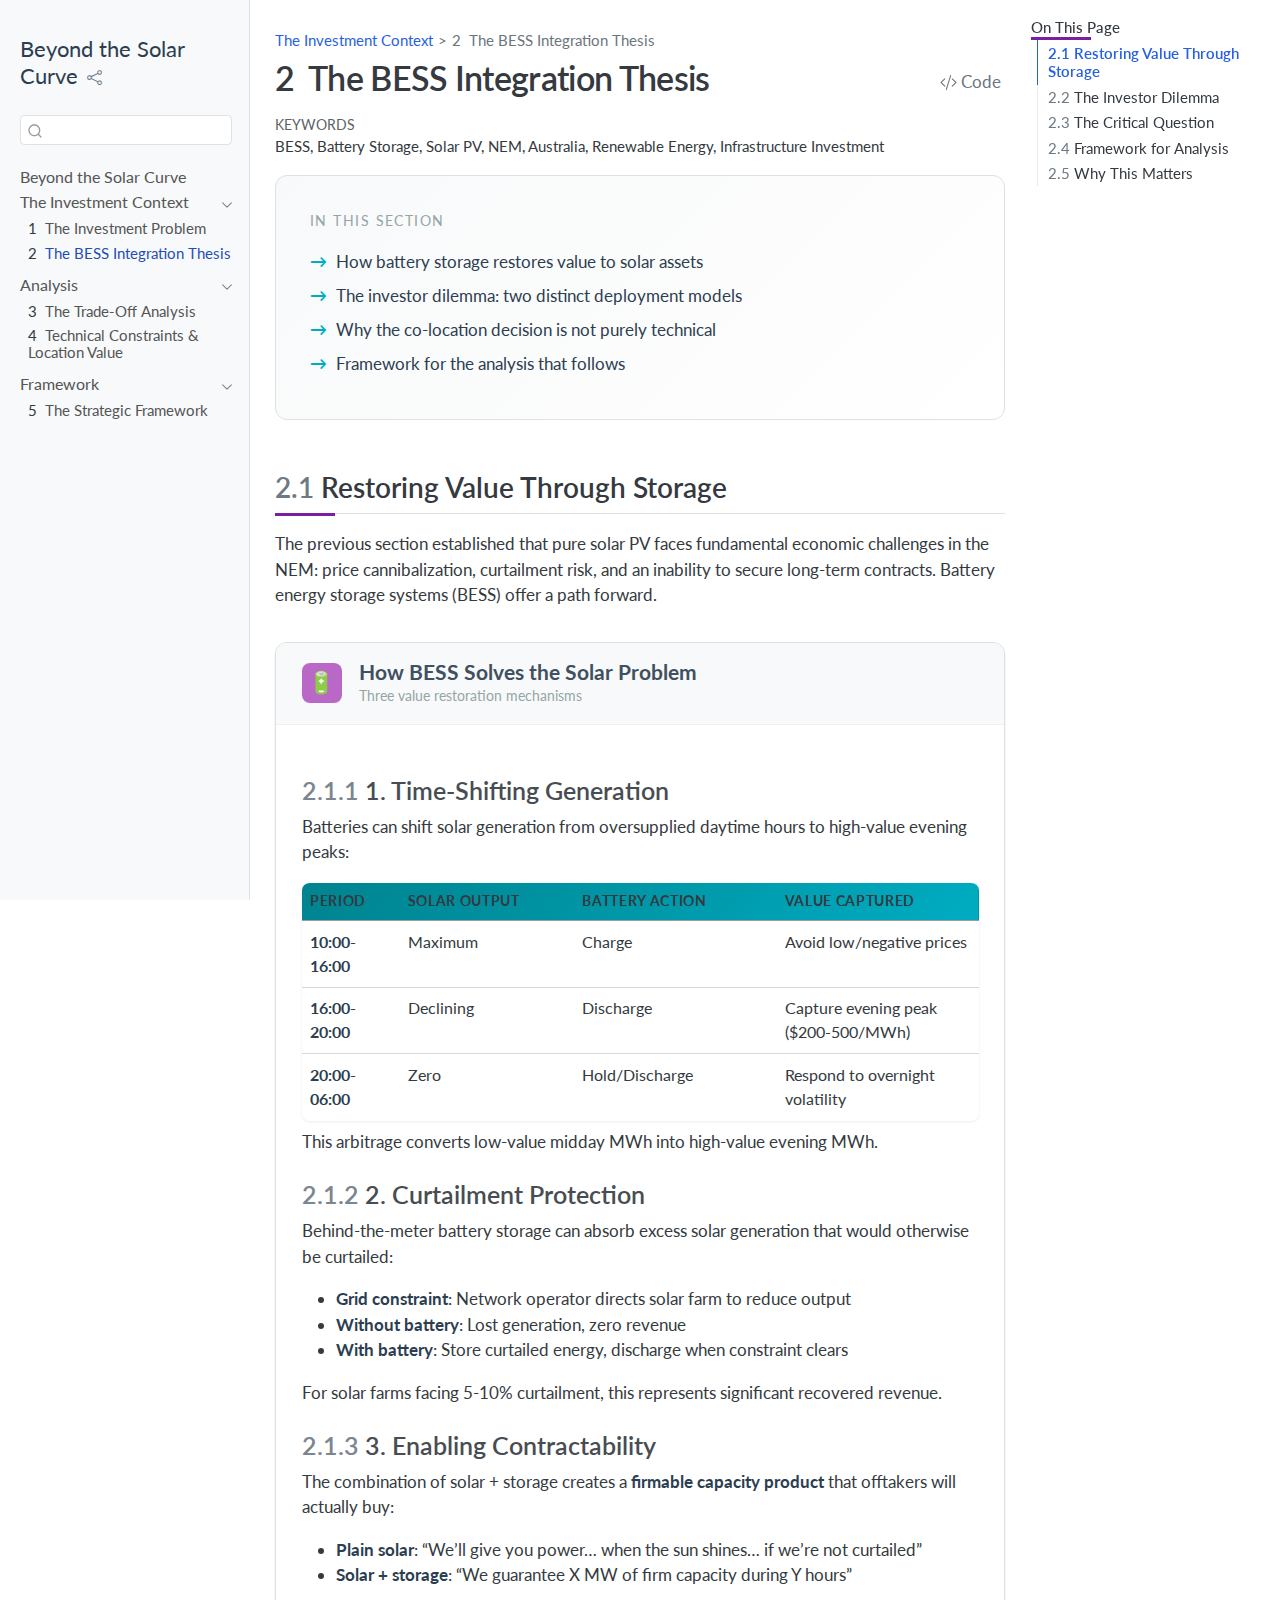
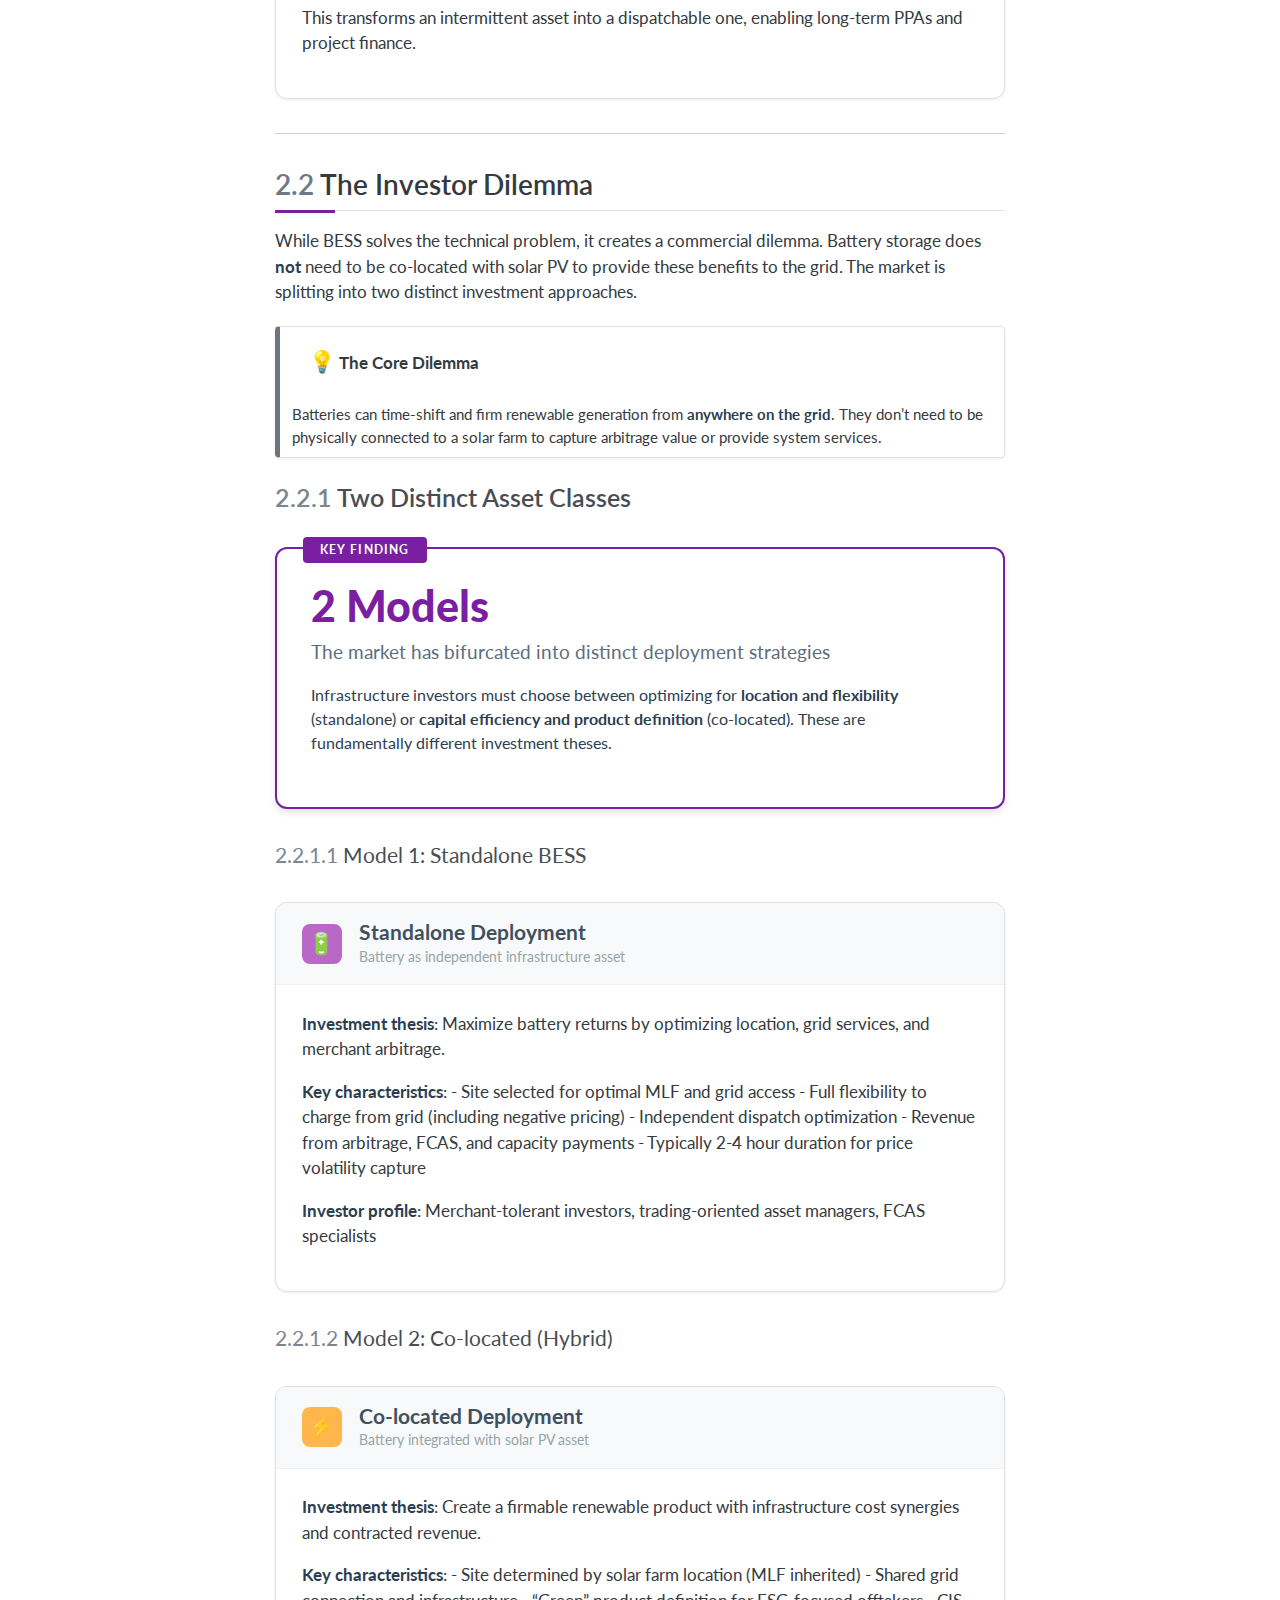
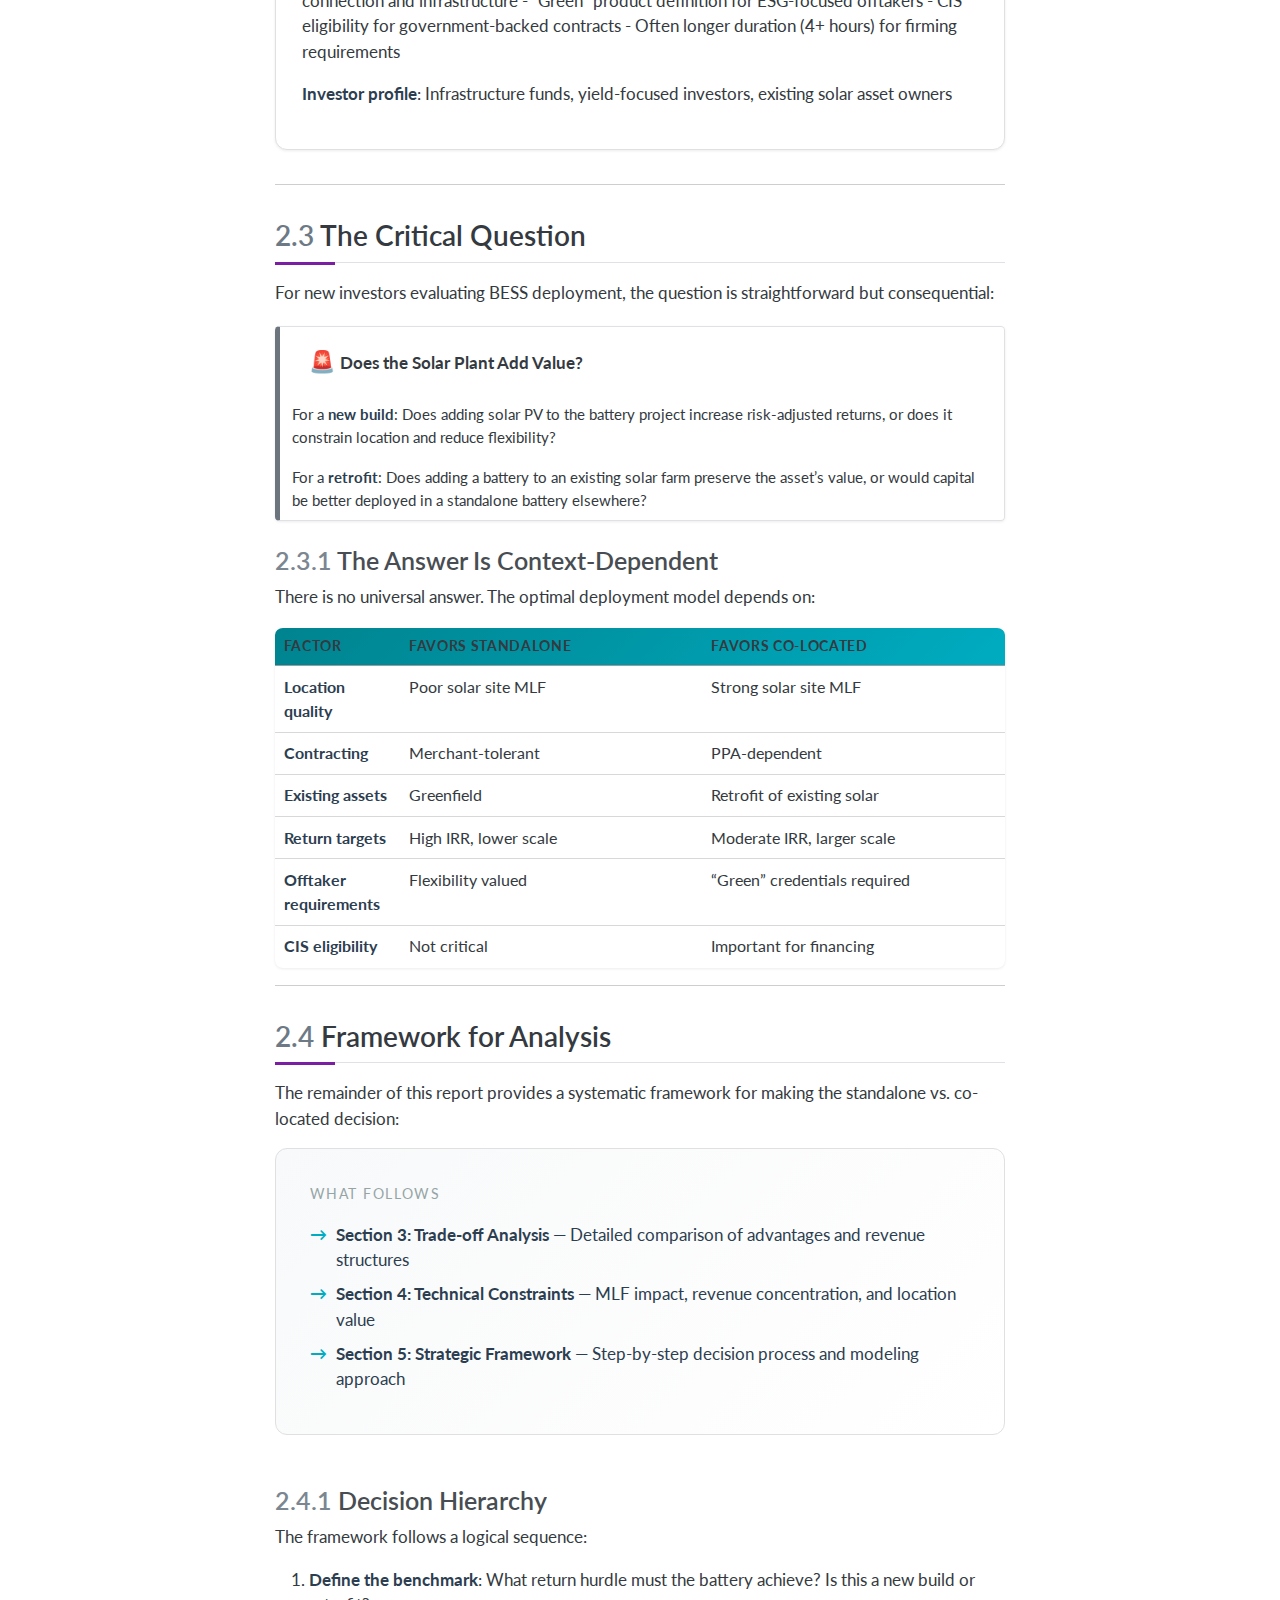
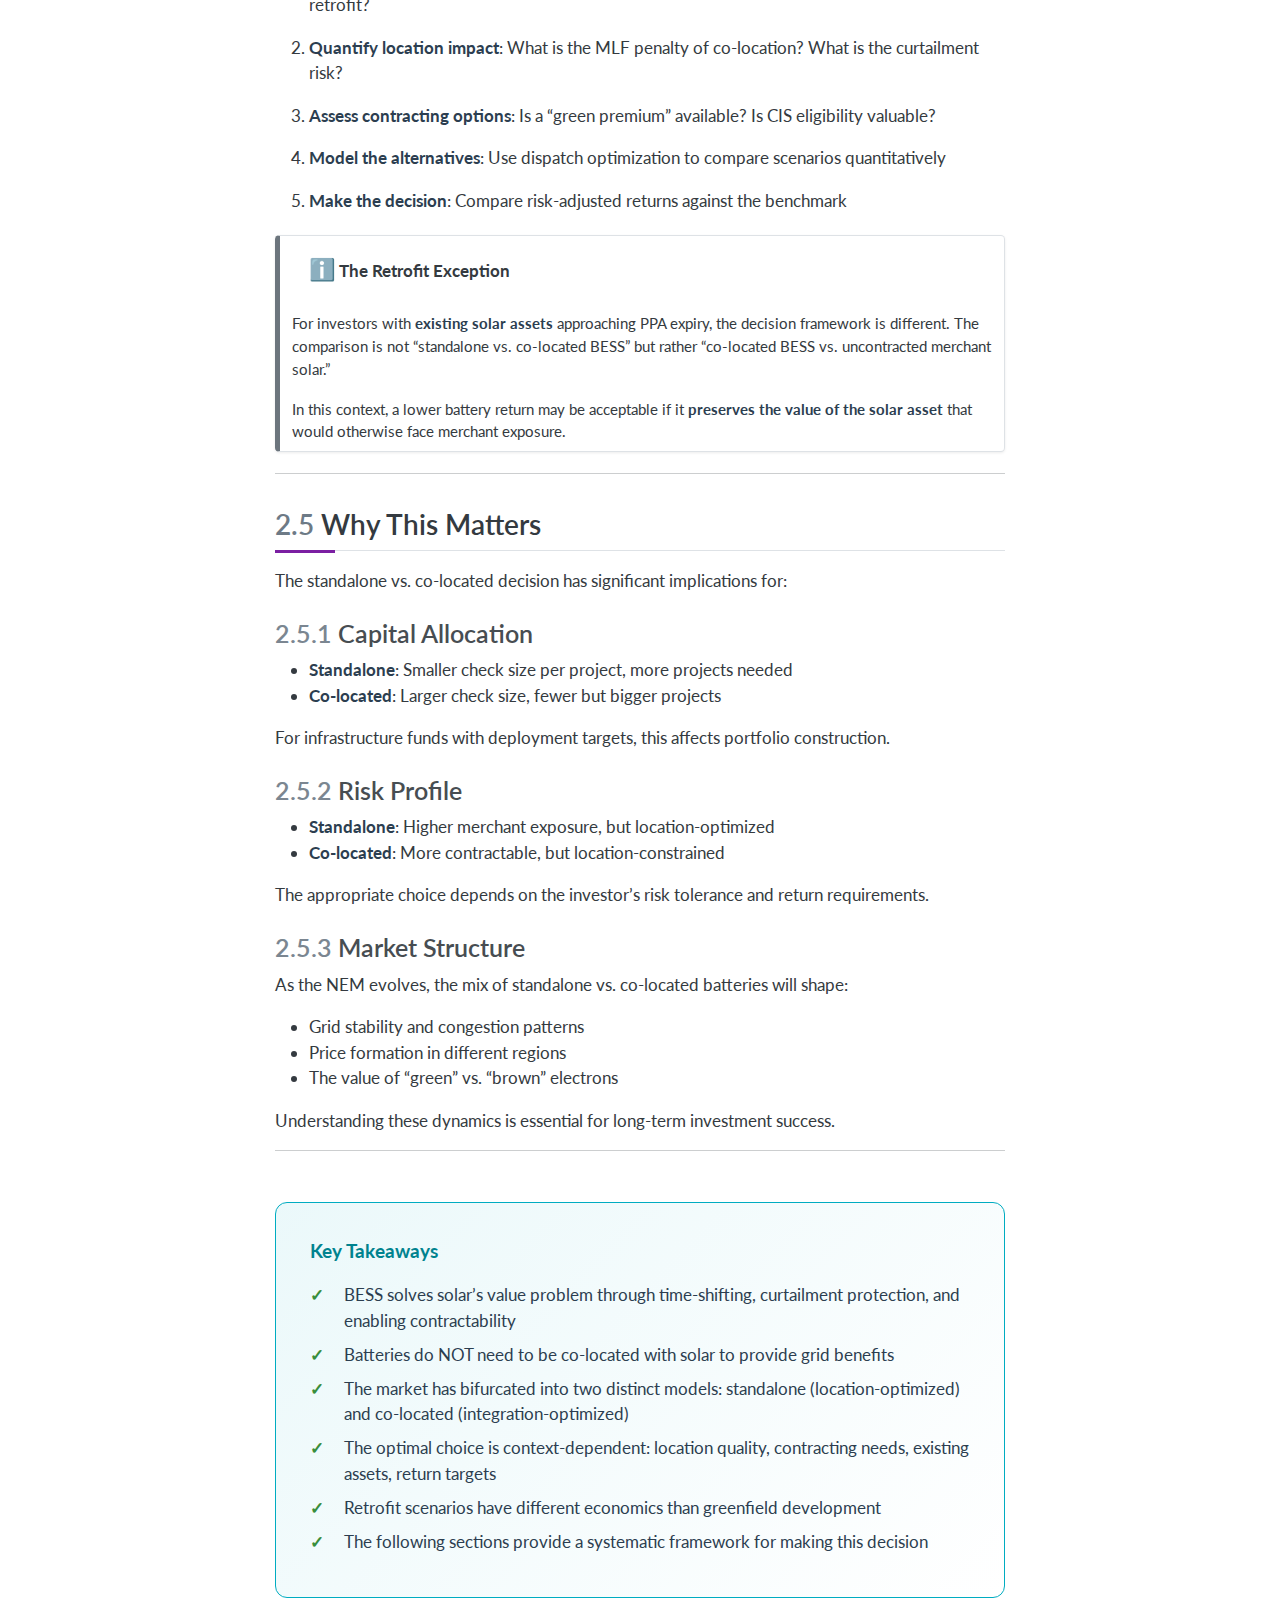
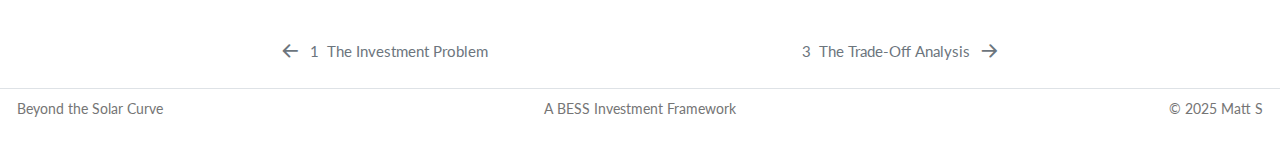
<file: sections/02_bess_integration.html>
<!DOCTYPE html>
<html xmlns="http://www.w3.org/1999/xhtml" lang="en-AU" xml:lang="en-AU"><head>

<meta charset="utf-8">
<meta name="generator" content="quarto-1.8.26">

<meta name="viewport" content="width=device-width, initial-scale=1.0, user-scalable=yes">

<meta name="keywords" content="BESS, Battery Storage, Solar PV, NEM, Australia, Renewable Energy, Infrastructure Investment">
<meta name="description" content="A comprehensive framework for infrastructure investors evaluating battery energy storage system (BESS) deployment strategies in Australia’s National Electricity Market.">

<title>2&nbsp; The BESS Integration Thesis – Beyond the Solar Curve</title>
<style>
code{white-space: pre-wrap;}
span.smallcaps{font-variant: small-caps;}
div.columns{display: flex; gap: min(4vw, 1.5em);}
div.column{flex: auto; overflow-x: auto;}
div.hanging-indent{margin-left: 1.5em; text-indent: -1.5em;}
ul.task-list{list-style: none;}
ul.task-list li input[type="checkbox"] {
  width: 0.8em;
  margin: 0 0.8em 0.2em -1em; /* quarto-specific, see https://github.com/quarto-dev/quarto-cli/issues/4556 */ 
  vertical-align: middle;
}
/* CSS for syntax highlighting */
html { -webkit-text-size-adjust: 100%; }
pre > code.sourceCode { white-space: pre; position: relative; }
pre > code.sourceCode > span { display: inline-block; line-height: 1.25; }
pre > code.sourceCode > span:empty { height: 1.2em; }
.sourceCode { overflow: visible; }
code.sourceCode > span { color: inherit; text-decoration: inherit; }
div.sourceCode { margin: 1em 0; }
pre.sourceCode { margin: 0; }
@media screen {
div.sourceCode { overflow: auto; }
}
@media print {
pre > code.sourceCode { white-space: pre-wrap; }
pre > code.sourceCode > span { text-indent: -5em; padding-left: 5em; }
}
pre.numberSource code
  { counter-reset: source-line 0; }
pre.numberSource code > span
  { position: relative; left: -4em; counter-increment: source-line; }
pre.numberSource code > span > a:first-child::before
  { content: counter(source-line);
    position: relative; left: -1em; text-align: right; vertical-align: baseline;
    border: none; display: inline-block;
    -webkit-touch-callout: none; -webkit-user-select: none;
    -khtml-user-select: none; -moz-user-select: none;
    -ms-user-select: none; user-select: none;
    padding: 0 4px; width: 4em;
  }
pre.numberSource { margin-left: 3em;  padding-left: 4px; }
div.sourceCode
  {   }
@media screen {
pre > code.sourceCode > span > a:first-child::before { text-decoration: underline; }
}
</style>


<script src="../site_libs/quarto-nav/quarto-nav.js"></script>
<script src="../site_libs/quarto-nav/headroom.min.js"></script>
<script src="../site_libs/clipboard/clipboard.min.js"></script>
<script src="../site_libs/quarto-search/autocomplete.umd.js"></script>
<script src="../site_libs/quarto-search/fuse.min.js"></script>
<script src="../site_libs/quarto-search/quarto-search.js"></script>
<meta name="quarto:offset" content="../">
<link href="../sections/03_tradeoff_analysis.html" rel="next">
<link href="../sections/01_investment_problem.html" rel="prev">
<script src="../site_libs/quarto-html/quarto.js" type="module"></script>
<script src="../site_libs/quarto-html/tabsets/tabsets.js" type="module"></script>
<script src="../site_libs/quarto-html/axe/axe-check.js" type="module"></script>
<script src="../site_libs/quarto-html/popper.min.js"></script>
<script src="../site_libs/quarto-html/tippy.umd.min.js"></script>
<script src="../site_libs/quarto-html/anchor.min.js"></script>
<link href="../site_libs/quarto-html/tippy.css" rel="stylesheet">
<link href="../site_libs/quarto-html/quarto-syntax-highlighting-597958c53c93a607afca12fd375c57ed.css" rel="stylesheet" id="quarto-text-highlighting-styles">
<script src="../site_libs/bootstrap/bootstrap.min.js"></script>
<link href="../site_libs/bootstrap/bootstrap-icons.css" rel="stylesheet">
<link href="../site_libs/bootstrap/bootstrap-d199feae5ef53bde6913ba7ffab7d98f.min.css" rel="stylesheet" append-hash="true" id="quarto-bootstrap" data-mode="light">
<script id="quarto-search-options" type="application/json">{
  "location": "sidebar",
  "copy-button": false,
  "collapse-after": 3,
  "panel-placement": "start",
  "type": "textbox",
  "limit": 50,
  "keyboard-shortcut": [
    "f",
    "/",
    "s"
  ],
  "show-item-context": false,
  "language": {
    "search-no-results-text": "No results",
    "search-matching-documents-text": "matching documents",
    "search-copy-link-title": "Copy link to search",
    "search-hide-matches-text": "Hide additional matches",
    "search-more-match-text": "more match in this document",
    "search-more-matches-text": "more matches in this document",
    "search-clear-button-title": "Clear",
    "search-text-placeholder": "",
    "search-detached-cancel-button-title": "Cancel",
    "search-submit-button-title": "Submit",
    "search-label": "Search"
  }
}</script>
<style>html{ scroll-behavior: smooth; }</style>


<meta property="og:title" content="2&nbsp; The BESS Integration Thesis – Beyond the Solar Curve">
<meta property="og:description" content="A comprehensive framework for infrastructure investors evaluating battery energy storage system (BESS) deployment strategies in Australia’s National Electricity Market.">
<meta property="og:site_name" content="Beyond the Solar Curve">
<meta name="twitter:title" content="2&nbsp; The BESS Integration Thesis – Beyond the Solar Curve">
<meta name="twitter:description" content="A comprehensive framework for infrastructure investors evaluating battery energy storage system (BESS) deployment strategies in Australia’s National Electricity Market.">
<meta name="twitter:card" content="summary">
</head>

<body class="nav-sidebar docked quarto-light">

<div id="quarto-search-results"></div>
  <header id="quarto-header" class="headroom fixed-top">
  <nav class="quarto-secondary-nav">
    <div class="container-fluid d-flex">
      <button type="button" class="quarto-btn-toggle btn" data-bs-toggle="collapse" role="button" data-bs-target=".quarto-sidebar-collapse-item" aria-controls="quarto-sidebar" aria-expanded="false" aria-label="Toggle sidebar navigation" onclick="if (window.quartoToggleHeadroom) { window.quartoToggleHeadroom(); }">
        <i class="bi bi-layout-text-sidebar-reverse"></i>
      </button>
        <nav class="quarto-page-breadcrumbs" aria-label="breadcrumb"><ol class="breadcrumb"><li class="breadcrumb-item"><a href="../sections/01_investment_problem.html">The Investment Context</a></li><li class="breadcrumb-item"><a href="../sections/02_bess_integration.html"><span class="chapter-number">2</span>&nbsp; <span class="chapter-title">The BESS Integration Thesis</span></a></li></ol></nav>
        <a class="flex-grow-1" role="navigation" data-bs-toggle="collapse" data-bs-target=".quarto-sidebar-collapse-item" aria-controls="quarto-sidebar" aria-expanded="false" aria-label="Toggle sidebar navigation" onclick="if (window.quartoToggleHeadroom) { window.quartoToggleHeadroom(); }">      
        </a>
      <button type="button" class="btn quarto-search-button" aria-label="Search" onclick="window.quartoOpenSearch();">
        <i class="bi bi-search"></i>
      </button>
    </div>
  </nav>
</header>
<!-- content -->
<div id="quarto-content" class="quarto-container page-columns page-rows-contents page-layout-article">
<!-- sidebar -->
  <nav id="quarto-sidebar" class="sidebar collapse collapse-horizontal quarto-sidebar-collapse-item sidebar-navigation docked overflow-auto">
    <div class="pt-lg-2 mt-2 text-left sidebar-header">
    <div class="sidebar-title mb-0 py-0">
      <a href="../">Beyond the Solar Curve</a> 
        <div class="sidebar-tools-main">
    <div class="dropdown">
      <a href="" title="Share" id="quarto-navigation-tool-dropdown-0" class="quarto-navigation-tool dropdown-toggle px-1" data-bs-toggle="dropdown" aria-expanded="false" role="link" aria-label="Share"><i class="bi bi-share"></i></a>
      <ul class="dropdown-menu" aria-labelledby="quarto-navigation-tool-dropdown-0">
          <li>
            <a class="dropdown-item sidebar-tools-main-item" href="https://twitter.com/intent/tweet?url=|url|">
              <i class="bi bi-twitter pe-1"></i>
            Twitter
            </a>
          </li>
          <li>
            <a class="dropdown-item sidebar-tools-main-item" href="https://www.linkedin.com/sharing/share-offsite/?url=|url|">
              <i class="bi bi-linkedin pe-1"></i>
            LinkedIn
            </a>
          </li>
      </ul>
    </div>
</div>
    </div>
      </div>
        <div class="mt-2 flex-shrink-0 align-items-center">
        <div class="sidebar-search">
        <div id="quarto-search" class="" title="Search"></div>
        </div>
        </div>
    <div class="sidebar-menu-container"> 
    <ul class="list-unstyled mt-1">
        <li class="sidebar-item">
  <div class="sidebar-item-container"> 
  <a href="../index.html" class="sidebar-item-text sidebar-link">
 <span class="menu-text">Beyond the Solar Curve</span></a>
  </div>
</li>
        <li class="sidebar-item sidebar-item-section">
      <div class="sidebar-item-container"> 
            <a class="sidebar-item-text sidebar-link text-start" data-bs-toggle="collapse" data-bs-target="#quarto-sidebar-section-1" role="navigation" aria-expanded="true">
 <span class="menu-text">The Investment Context</span></a>
          <a class="sidebar-item-toggle text-start" data-bs-toggle="collapse" data-bs-target="#quarto-sidebar-section-1" role="navigation" aria-expanded="true" aria-label="Toggle section">
            <i class="bi bi-chevron-right ms-2"></i>
          </a> 
      </div>
      <ul id="quarto-sidebar-section-1" class="collapse list-unstyled sidebar-section depth1 show">  
          <li class="sidebar-item">
  <div class="sidebar-item-container"> 
  <a href="../sections/01_investment_problem.html" class="sidebar-item-text sidebar-link">
 <span class="menu-text"><span class="chapter-number">1</span>&nbsp; <span class="chapter-title">The Investment Problem</span></span></a>
  </div>
</li>
          <li class="sidebar-item">
  <div class="sidebar-item-container"> 
  <a href="../sections/02_bess_integration.html" class="sidebar-item-text sidebar-link active">
 <span class="menu-text"><span class="chapter-number">2</span>&nbsp; <span class="chapter-title">The BESS Integration Thesis</span></span></a>
  </div>
</li>
      </ul>
  </li>
        <li class="sidebar-item sidebar-item-section">
      <div class="sidebar-item-container"> 
            <a class="sidebar-item-text sidebar-link text-start" data-bs-toggle="collapse" data-bs-target="#quarto-sidebar-section-2" role="navigation" aria-expanded="true">
 <span class="menu-text">Analysis</span></a>
          <a class="sidebar-item-toggle text-start" data-bs-toggle="collapse" data-bs-target="#quarto-sidebar-section-2" role="navigation" aria-expanded="true" aria-label="Toggle section">
            <i class="bi bi-chevron-right ms-2"></i>
          </a> 
      </div>
      <ul id="quarto-sidebar-section-2" class="collapse list-unstyled sidebar-section depth1 show">  
          <li class="sidebar-item">
  <div class="sidebar-item-container"> 
  <a href="../sections/03_tradeoff_analysis.html" class="sidebar-item-text sidebar-link">
 <span class="menu-text"><span class="chapter-number">3</span>&nbsp; <span class="chapter-title">The Trade-Off Analysis</span></span></a>
  </div>
</li>
          <li class="sidebar-item">
  <div class="sidebar-item-container"> 
  <a href="../sections/04_technical_constraints.html" class="sidebar-item-text sidebar-link">
 <span class="menu-text"><span class="chapter-number">4</span>&nbsp; <span class="chapter-title">Technical Constraints &amp; Location Value</span></span></a>
  </div>
</li>
      </ul>
  </li>
        <li class="sidebar-item sidebar-item-section">
      <div class="sidebar-item-container"> 
            <a class="sidebar-item-text sidebar-link text-start" data-bs-toggle="collapse" data-bs-target="#quarto-sidebar-section-3" role="navigation" aria-expanded="true">
 <span class="menu-text">Framework</span></a>
          <a class="sidebar-item-toggle text-start" data-bs-toggle="collapse" data-bs-target="#quarto-sidebar-section-3" role="navigation" aria-expanded="true" aria-label="Toggle section">
            <i class="bi bi-chevron-right ms-2"></i>
          </a> 
      </div>
      <ul id="quarto-sidebar-section-3" class="collapse list-unstyled sidebar-section depth1 show">  
          <li class="sidebar-item">
  <div class="sidebar-item-container"> 
  <a href="../sections/05_strategic_framework.html" class="sidebar-item-text sidebar-link">
 <span class="menu-text"><span class="chapter-number">5</span>&nbsp; <span class="chapter-title">The Strategic Framework</span></span></a>
  </div>
</li>
      </ul>
  </li>
    </ul>
    </div>
</nav>
<div id="quarto-sidebar-glass" class="quarto-sidebar-collapse-item" data-bs-toggle="collapse" data-bs-target=".quarto-sidebar-collapse-item"></div>
<!-- margin-sidebar -->
    <div id="quarto-margin-sidebar" class="sidebar margin-sidebar">
        <nav id="TOC" role="doc-toc" class="toc-active">
    <h2 id="toc-title">On This Page</h2>
   
  <ul>
  <li><a href="#restoring-value-through-storage" id="toc-restoring-value-through-storage" class="nav-link active" data-scroll-target="#restoring-value-through-storage"><span class="header-section-number">2.1</span> Restoring Value Through Storage</a></li>
  <li><a href="#the-investor-dilemma" id="toc-the-investor-dilemma" class="nav-link" data-scroll-target="#the-investor-dilemma"><span class="header-section-number">2.2</span> The Investor Dilemma</a>
  <ul class="collapse">
  <li><a href="#two-distinct-asset-classes" id="toc-two-distinct-asset-classes" class="nav-link" data-scroll-target="#two-distinct-asset-classes"><span class="header-section-number">2.2.1</span> Two Distinct Asset Classes</a></li>
  </ul></li>
  <li><a href="#the-critical-question" id="toc-the-critical-question" class="nav-link" data-scroll-target="#the-critical-question"><span class="header-section-number">2.3</span> The Critical Question</a>
  <ul class="collapse">
  <li><a href="#the-answer-is-context-dependent" id="toc-the-answer-is-context-dependent" class="nav-link" data-scroll-target="#the-answer-is-context-dependent"><span class="header-section-number">2.3.1</span> The Answer Is Context-Dependent</a></li>
  </ul></li>
  <li><a href="#framework-for-analysis" id="toc-framework-for-analysis" class="nav-link" data-scroll-target="#framework-for-analysis"><span class="header-section-number">2.4</span> Framework for Analysis</a>
  <ul class="collapse">
  <li><a href="#decision-hierarchy" id="toc-decision-hierarchy" class="nav-link" data-scroll-target="#decision-hierarchy"><span class="header-section-number">2.4.1</span> Decision Hierarchy</a></li>
  </ul></li>
  <li><a href="#why-this-matters" id="toc-why-this-matters" class="nav-link" data-scroll-target="#why-this-matters"><span class="header-section-number">2.5</span> Why This Matters</a>
  <ul class="collapse">
  <li><a href="#capital-allocation" id="toc-capital-allocation" class="nav-link" data-scroll-target="#capital-allocation"><span class="header-section-number">2.5.1</span> Capital Allocation</a></li>
  <li><a href="#risk-profile" id="toc-risk-profile" class="nav-link" data-scroll-target="#risk-profile"><span class="header-section-number">2.5.2</span> Risk Profile</a></li>
  <li><a href="#market-structure" id="toc-market-structure" class="nav-link" data-scroll-target="#market-structure"><span class="header-section-number">2.5.3</span> Market Structure</a></li>
  </ul></li>
  </ul>
</nav>
    </div>
<!-- main -->
<main class="content" id="quarto-document-content">

<header id="title-block-header" class="quarto-title-block default"><nav class="quarto-page-breadcrumbs quarto-title-breadcrumbs d-none d-lg-block" aria-label="breadcrumb"><ol class="breadcrumb"><li class="breadcrumb-item"><a href="../sections/01_investment_problem.html">The Investment Context</a></li><li class="breadcrumb-item"><a href="../sections/02_bess_integration.html"><span class="chapter-number">2</span>&nbsp; <span class="chapter-title">The BESS Integration Thesis</span></a></li></ol></nav>
<div class="quarto-title">
<div class="quarto-title-block"><div><h1 class="title"><span id="sec-bess-integration" class="quarto-section-identifier"><span class="chapter-number">2</span>&nbsp; <span class="chapter-title">The BESS Integration Thesis</span></span></h1><button type="button" class="btn code-tools-button" id="quarto-code-tools-source"><i class="bi"></i> Code</button></div></div>
</div>



<div class="quarto-title-meta">

    
  
    
  </div>
  

<div>
  <div class="keywords">
    <div class="block-title">Keywords</div>
    <p>BESS, Battery Storage, Solar PV, NEM, Australia, Renewable Energy, Infrastructure Investment</p>
  </div>
</div>

</header>


<div class="section-summary">
<div class="section-summary-title">
In This Section
</div>
<ul class="section-summary-list">
<li>
How battery storage restores value to solar assets
</li>
<li>
The investor dilemma: two distinct deployment models
</li>
<li>
Why the co-location decision is not purely technical
</li>
<li>
Framework for the analysis that follows
</li>
</ul>
</div>
<section id="restoring-value-through-storage" class="level2" data-number="2.1">
<h2 data-number="2.1" class="anchored" data-anchor-id="restoring-value-through-storage"><span class="header-section-number">2.1</span> Restoring Value Through Storage</h2>
<p>The previous section established that pure solar PV faces fundamental economic challenges in the NEM: price cannibalization, curtailment risk, and an inability to secure long-term contracts. Battery energy storage systems (BESS) offer a path forward.</p>
<div class="analysis-box analysis-box--battery">
<div class="analysis-box-header">
<div class="analysis-box-icon">
🔋
</div>
<div>
<h4 class="analysis-box-title anchored">
How BESS Solves the Solar Problem
</h4>
<p class="analysis-box-subtitle">
Three value restoration mechanisms
</p>
</div>
</div>
<div class="analysis-box-content">
<section id="time-shifting-generation" class="level3" data-number="2.1.1">
<h3 data-number="2.1.1" class="anchored" data-anchor-id="time-shifting-generation"><span class="header-section-number">2.1.1</span> 1. Time-Shifting Generation</h3>
<p>Batteries can shift solar generation from oversupplied daytime hours to high-value evening peaks:</p>
<table class="caption-top table">
<colgroup>
<col style="width: 14%">
<col style="width: 25%">
<col style="width: 29%">
<col style="width: 29%">
</colgroup>
<thead>
<tr class="header">
<th>Period</th>
<th>Solar Output</th>
<th>Battery Action</th>
<th>Value Captured</th>
</tr>
</thead>
<tbody>
<tr class="odd">
<td><strong>10:00-16:00</strong></td>
<td>Maximum</td>
<td>Charge</td>
<td>Avoid low/negative prices</td>
</tr>
<tr class="even">
<td><strong>16:00-20:00</strong></td>
<td>Declining</td>
<td>Discharge</td>
<td>Capture evening peak ($200-500/MWh)</td>
</tr>
<tr class="odd">
<td><strong>20:00-06:00</strong></td>
<td>Zero</td>
<td>Hold/Discharge</td>
<td>Respond to overnight volatility</td>
</tr>
</tbody>
</table>
<p>This arbitrage converts low-value midday MWh into high-value evening MWh.</p>
</section>
<section id="curtailment-protection" class="level3" data-number="2.1.2">
<h3 data-number="2.1.2" class="anchored" data-anchor-id="curtailment-protection"><span class="header-section-number">2.1.2</span> 2. Curtailment Protection</h3>
<p>Behind-the-meter battery storage can absorb excess solar generation that would otherwise be curtailed:</p>
<ul>
<li><strong>Grid constraint</strong>: Network operator directs solar farm to reduce output</li>
<li><strong>Without battery</strong>: Lost generation, zero revenue</li>
<li><strong>With battery</strong>: Store curtailed energy, discharge when constraint clears</li>
</ul>
<p>For solar farms facing 5-10% curtailment, this represents significant recovered revenue.</p>
</section>
<section id="enabling-contractability" class="level3" data-number="2.1.3">
<h3 data-number="2.1.3" class="anchored" data-anchor-id="enabling-contractability"><span class="header-section-number">2.1.3</span> 3. Enabling Contractability</h3>
<p>The combination of solar + storage creates a <strong>firmable capacity product</strong> that offtakers will actually buy:</p>
<ul>
<li><strong>Plain solar</strong>: “We’ll give you power… when the sun shines… if we’re not curtailed”</li>
<li><strong>Solar + storage</strong>: “We guarantee X MW of firm capacity during Y hours”</li>
</ul>
<p>This transforms an intermittent asset into a dispatchable one, enabling long-term PPAs and project finance.</p>
</section>
</div>
</div>
<hr>
</section>
<section id="the-investor-dilemma" class="level2" data-number="2.2">
<h2 data-number="2.2" class="anchored" data-anchor-id="the-investor-dilemma"><span class="header-section-number">2.2</span> The Investor Dilemma</h2>
<p>While BESS solves the technical problem, it creates a commercial dilemma. Battery storage does <strong>not</strong> need to be co-located with solar PV to provide these benefits to the grid. The market is splitting into two distinct investment approaches.</p>
<div class="callout callout-style-simple callout-none no-icon">
<div class="callout-body d-flex">
<div class="callout-icon-container">
<i class="callout-icon no-icon"></i>
</div>
<div class="callout-body-container">
<div class="callout-title">
<p><span class="callout-icon">💡</span> The Core Dilemma</p>
</div>
<p>
Batteries can time-shift and firm renewable generation from <strong>anywhere on the grid</strong>. They don’t need to be physically connected to a solar farm to capture arbitrage value or provide system services.
</p>
</div>
</div>
</div>
<section id="two-distinct-asset-classes" class="level3" data-number="2.2.1">
<h3 data-number="2.2.1" class="anchored" data-anchor-id="two-distinct-asset-classes"><span class="header-section-number">2.2.1</span> Two Distinct Asset Classes</h3>
<div class="key-finding key-finding--battery">
<div class="key-finding-stat">
2 Models
</div>
<div class="key-finding-label">
The market has bifurcated into distinct deployment strategies
</div>
<p class="key-finding-description">
Infrastructure investors must choose between optimizing for <strong>location and flexibility</strong> (standalone) or <strong>capital efficiency and product definition</strong> (co-located). These are fundamentally different investment theses.
</p>
</div>
<section id="model-1-standalone-bess" class="level4" data-number="2.2.1.1">
<h4 data-number="2.2.1.1" class="anchored" data-anchor-id="model-1-standalone-bess"><span class="header-section-number">2.2.1.1</span> Model 1: Standalone BESS</h4>
<div class="analysis-box analysis-box--battery">
<div class="analysis-box-header">
<div class="analysis-box-icon">
🔋
</div>
<div>
<h4 class="analysis-box-title anchored">
Standalone Deployment
</h4>
<p class="analysis-box-subtitle">
Battery as independent infrastructure asset
</p>
</div>
</div>
<div class="analysis-box-content">
<p><strong>Investment thesis</strong>: Maximize battery returns by optimizing location, grid services, and merchant arbitrage.</p>
<p><strong>Key characteristics</strong>: - Site selected for optimal MLF and grid access - Full flexibility to charge from grid (including negative pricing) - Independent dispatch optimization - Revenue from arbitrage, FCAS, and capacity payments - Typically 2-4 hour duration for price volatility capture</p>
<p><strong>Investor profile</strong>: Merchant-tolerant investors, trading-oriented asset managers, FCAS specialists</p>
</div>
</div>
</section>
<section id="model-2-co-located-hybrid" class="level4" data-number="2.2.1.2">
<h4 data-number="2.2.1.2" class="anchored" data-anchor-id="model-2-co-located-hybrid"><span class="header-section-number">2.2.1.2</span> Model 2: Co-located (Hybrid)</h4>
<div class="analysis-box analysis-box--hybrid">
<div class="analysis-box-header">
<div class="analysis-box-icon">
⚡
</div>
<div>
<h4 class="analysis-box-title anchored">
Co-located Deployment
</h4>
<p class="analysis-box-subtitle">
Battery integrated with solar PV asset
</p>
</div>
</div>
<div class="analysis-box-content">
<p><strong>Investment thesis</strong>: Create a firmable renewable product with infrastructure cost synergies and contracted revenue.</p>
<p><strong>Key characteristics</strong>: - Site determined by solar farm location (MLF inherited) - Shared grid connection and infrastructure - “Green” product definition for ESG-focused offtakers - CIS eligibility for government-backed contracts - Often longer duration (4+ hours) for firming requirements</p>
<p><strong>Investor profile</strong>: Infrastructure funds, yield-focused investors, existing solar asset owners</p>
</div>
</div>
<hr>
</section>
</section>
</section>
<section id="the-critical-question" class="level2" data-number="2.3">
<h2 data-number="2.3" class="anchored" data-anchor-id="the-critical-question"><span class="header-section-number">2.3</span> The Critical Question</h2>
<p>For new investors evaluating BESS deployment, the question is straightforward but consequential:</p>
<div class="callout callout-style-simple callout-none no-icon">
<div class="callout-body d-flex">
<div class="callout-icon-container">
<i class="callout-icon no-icon"></i>
</div>
<div class="callout-body-container">
<div class="callout-title">
<p><span class="callout-icon">🚨</span> Does the Solar Plant Add Value?</p>
</div>
<p>
For a <strong>new build</strong>: Does adding solar PV to the battery project increase risk-adjusted returns, or does it constrain location and reduce flexibility?
</p>
<p>
For a <strong>retrofit</strong>: Does adding a battery to an existing solar farm preserve the asset’s value, or would capital be better deployed in a standalone battery elsewhere?
</p>
</div>
</div>
</div>
<section id="the-answer-is-context-dependent" class="level3" data-number="2.3.1">
<h3 data-number="2.3.1" class="anchored" data-anchor-id="the-answer-is-context-dependent"><span class="header-section-number">2.3.1</span> The Answer Is Context-Dependent</h3>
<p>There is no universal answer. The optimal deployment model depends on:</p>
<table class="caption-top table">
<colgroup>
<col style="width: 17%">
<col style="width: 41%">
<col style="width: 41%">
</colgroup>
<thead>
<tr class="header">
<th>Factor</th>
<th>Favors Standalone</th>
<th>Favors Co-located</th>
</tr>
</thead>
<tbody>
<tr class="odd">
<td><strong>Location quality</strong></td>
<td>Poor solar site MLF</td>
<td>Strong solar site MLF</td>
</tr>
<tr class="even">
<td><strong>Contracting</strong></td>
<td>Merchant-tolerant</td>
<td>PPA-dependent</td>
</tr>
<tr class="odd">
<td><strong>Existing assets</strong></td>
<td>Greenfield</td>
<td>Retrofit of existing solar</td>
</tr>
<tr class="even">
<td><strong>Return targets</strong></td>
<td>High IRR, lower scale</td>
<td>Moderate IRR, larger scale</td>
</tr>
<tr class="odd">
<td><strong>Offtaker requirements</strong></td>
<td>Flexibility valued</td>
<td>“Green” credentials required</td>
</tr>
<tr class="even">
<td><strong>CIS eligibility</strong></td>
<td>Not critical</td>
<td>Important for financing</td>
</tr>
</tbody>
</table>
<hr>
</section>
</section>
<section id="framework-for-analysis" class="level2" data-number="2.4">
<h2 data-number="2.4" class="anchored" data-anchor-id="framework-for-analysis"><span class="header-section-number">2.4</span> Framework for Analysis</h2>
<p>The remainder of this report provides a systematic framework for making the standalone vs.&nbsp;co-located decision:</p>
<div class="section-summary">
<div class="section-summary-title">
What Follows
</div>
<ul class="section-summary-list">
<li>
<strong>Section 3: Trade-off Analysis</strong> — Detailed comparison of advantages and revenue structures
</li>
<li>
<strong>Section 4: Technical Constraints</strong> — MLF impact, revenue concentration, and location value
</li>
<li>
<strong>Section 5: Strategic Framework</strong> — Step-by-step decision process and modeling approach
</li>
</ul>
</div>
<section id="decision-hierarchy" class="level3" data-number="2.4.1">
<h3 data-number="2.4.1" class="anchored" data-anchor-id="decision-hierarchy"><span class="header-section-number">2.4.1</span> Decision Hierarchy</h3>
<p>The framework follows a logical sequence:</p>
<ol type="1">
<li><p><strong>Define the benchmark</strong>: What return hurdle must the battery achieve? Is this a new build or retrofit?</p></li>
<li><p><strong>Quantify location impact</strong>: What is the MLF penalty of co-location? What is the curtailment risk?</p></li>
<li><p><strong>Assess contracting options</strong>: Is a “green premium” available? Is CIS eligibility valuable?</p></li>
<li><p><strong>Model the alternatives</strong>: Use dispatch optimization to compare scenarios quantitatively</p></li>
<li><p><strong>Make the decision</strong>: Compare risk-adjusted returns against the benchmark</p></li>
</ol>
<div class="callout callout-style-simple callout-none no-icon">
<div class="callout-body d-flex">
<div class="callout-icon-container">
<i class="callout-icon no-icon"></i>
</div>
<div class="callout-body-container">
<div class="callout-title">
<p><span class="callout-icon">ℹ️</span> The Retrofit Exception</p>
</div>
<p>
For investors with <strong>existing solar assets</strong> approaching PPA expiry, the decision framework is different. The comparison is not “standalone vs.&nbsp;co-located BESS” but rather “co-located BESS vs.&nbsp;uncontracted merchant solar.”
</p>
<p>
In this context, a lower battery return may be acceptable if it <strong>preserves the value of the solar asset</strong> that would otherwise face merchant exposure.
</p>
</div>
</div>
</div>
<hr>
</section>
</section>
<section id="why-this-matters" class="level2" data-number="2.5">
<h2 data-number="2.5" class="anchored" data-anchor-id="why-this-matters"><span class="header-section-number">2.5</span> Why This Matters</h2>
<p>The standalone vs.&nbsp;co-located decision has significant implications for:</p>
<section id="capital-allocation" class="level3" data-number="2.5.1">
<h3 data-number="2.5.1" class="anchored" data-anchor-id="capital-allocation"><span class="header-section-number">2.5.1</span> Capital Allocation</h3>
<ul>
<li><strong>Standalone</strong>: Smaller check size per project, more projects needed</li>
<li><strong>Co-located</strong>: Larger check size, fewer but bigger projects</li>
</ul>
<p>For infrastructure funds with deployment targets, this affects portfolio construction.</p>
</section>
<section id="risk-profile" class="level3" data-number="2.5.2">
<h3 data-number="2.5.2" class="anchored" data-anchor-id="risk-profile"><span class="header-section-number">2.5.2</span> Risk Profile</h3>
<ul>
<li><strong>Standalone</strong>: Higher merchant exposure, but location-optimized</li>
<li><strong>Co-located</strong>: More contractable, but location-constrained</li>
</ul>
<p>The appropriate choice depends on the investor’s risk tolerance and return requirements.</p>
</section>
<section id="market-structure" class="level3" data-number="2.5.3">
<h3 data-number="2.5.3" class="anchored" data-anchor-id="market-structure"><span class="header-section-number">2.5.3</span> Market Structure</h3>
<p>As the NEM evolves, the mix of standalone vs.&nbsp;co-located batteries will shape:</p>
<ul>
<li>Grid stability and congestion patterns</li>
<li>Price formation in different regions</li>
<li>The value of “green” vs.&nbsp;“brown” electrons</li>
</ul>
<p>Understanding these dynamics is essential for long-term investment success.</p>
<hr>
<div class="key-takeaways">
<div class="key-takeaways-title">
Key Takeaways
</div>
<ul class="key-takeaways-list">
<li>
BESS solves solar’s value problem through time-shifting, curtailment protection, and enabling contractability
</li>
<li>
Batteries do NOT need to be co-located with solar to provide grid benefits
</li>
<li>
The market has bifurcated into two distinct models: standalone (location-optimized) and co-located (integration-optimized)
</li>
<li>
The optimal choice is context-dependent: location quality, contracting needs, existing assets, return targets
</li>
<li>
Retrofit scenarios have different economics than greenfield development
</li>
<li>
The following sections provide a systematic framework for making this decision
</li>
</ul>
</div>


<!-- -->

</section>
</section>

</main> <!-- /main -->
<script id="quarto-html-after-body" type="application/javascript">
  window.document.addEventListener("DOMContentLoaded", function (event) {
    const icon = "";
    const anchorJS = new window.AnchorJS();
    anchorJS.options = {
      placement: 'right',
      icon: icon
    };
    anchorJS.add('.anchored');
    const isCodeAnnotation = (el) => {
      for (const clz of el.classList) {
        if (clz.startsWith('code-annotation-')) {                     
          return true;
        }
      }
      return false;
    }
    const onCopySuccess = function(e) {
      // button target
      const button = e.trigger;
      // don't keep focus
      button.blur();
      // flash "checked"
      button.classList.add('code-copy-button-checked');
      var currentTitle = button.getAttribute("title");
      button.setAttribute("title", "Copied!");
      let tooltip;
      if (window.bootstrap) {
        button.setAttribute("data-bs-toggle", "tooltip");
        button.setAttribute("data-bs-placement", "left");
        button.setAttribute("data-bs-title", "Copied!");
        tooltip = new bootstrap.Tooltip(button, 
          { trigger: "manual", 
            customClass: "code-copy-button-tooltip",
            offset: [0, -8]});
        tooltip.show();    
      }
      setTimeout(function() {
        if (tooltip) {
          tooltip.hide();
          button.removeAttribute("data-bs-title");
          button.removeAttribute("data-bs-toggle");
          button.removeAttribute("data-bs-placement");
        }
        button.setAttribute("title", currentTitle);
        button.classList.remove('code-copy-button-checked');
      }, 1000);
      // clear code selection
      e.clearSelection();
    }
    const getTextToCopy = function(trigger) {
      const outerScaffold = trigger.parentElement.cloneNode(true);
      const codeEl = outerScaffold.querySelector('code');
      for (const childEl of codeEl.children) {
        if (isCodeAnnotation(childEl)) {
          childEl.remove();
        }
      }
      return codeEl.innerText;
    }
    const clipboard = new window.ClipboardJS('.code-copy-button:not([data-in-quarto-modal])', {
      text: getTextToCopy
    });
    clipboard.on('success', onCopySuccess);
    if (window.document.getElementById('quarto-embedded-source-code-modal')) {
      const clipboardModal = new window.ClipboardJS('.code-copy-button[data-in-quarto-modal]', {
        text: getTextToCopy,
        container: window.document.getElementById('quarto-embedded-source-code-modal')
      });
      clipboardModal.on('success', onCopySuccess);
    }
    const viewSource = window.document.getElementById('quarto-view-source') ||
                       window.document.getElementById('quarto-code-tools-source');
    if (viewSource) {
      const sourceUrl = viewSource.getAttribute("data-quarto-source-url");
      viewSource.addEventListener("click", function(e) {
        if (sourceUrl) {
          // rstudio viewer pane
          if (/\bcapabilities=\b/.test(window.location)) {
            window.open(sourceUrl);
          } else {
            window.location.href = sourceUrl;
          }
        } else {
          const modal = new bootstrap.Modal(document.getElementById('quarto-embedded-source-code-modal'));
          modal.show();
        }
        return false;
      });
    }
    function toggleCodeHandler(show) {
      return function(e) {
        const detailsSrc = window.document.querySelectorAll(".cell > details > .sourceCode");
        for (let i=0; i<detailsSrc.length; i++) {
          const details = detailsSrc[i].parentElement;
          if (show) {
            details.open = true;
          } else {
            details.removeAttribute("open");
          }
        }
        const cellCodeDivs = window.document.querySelectorAll(".cell > .sourceCode");
        const fromCls = show ? "hidden" : "unhidden";
        const toCls = show ? "unhidden" : "hidden";
        for (let i=0; i<cellCodeDivs.length; i++) {
          const codeDiv = cellCodeDivs[i];
          if (codeDiv.classList.contains(fromCls)) {
            codeDiv.classList.remove(fromCls);
            codeDiv.classList.add(toCls);
          } 
        }
        return false;
      }
    }
    const hideAllCode = window.document.getElementById("quarto-hide-all-code");
    if (hideAllCode) {
      hideAllCode.addEventListener("click", toggleCodeHandler(false));
    }
    const showAllCode = window.document.getElementById("quarto-show-all-code");
    if (showAllCode) {
      showAllCode.addEventListener("click", toggleCodeHandler(true));
    }
      var localhostRegex = new RegExp(/^(?:http|https):\/\/localhost\:?[0-9]*\//);
      var mailtoRegex = new RegExp(/^mailto:/);
        var filterRegex = new RegExp('/' + window.location.host + '/');
      var isInternal = (href) => {
          return filterRegex.test(href) || localhostRegex.test(href) || mailtoRegex.test(href);
      }
      // Inspect non-navigation links and adorn them if external
     var links = window.document.querySelectorAll('a[href]:not(.nav-link):not(.navbar-brand):not(.toc-action):not(.sidebar-link):not(.sidebar-item-toggle):not(.pagination-link):not(.no-external):not([aria-hidden]):not(.dropdown-item):not(.quarto-navigation-tool):not(.about-link)');
      for (var i=0; i<links.length; i++) {
        const link = links[i];
        if (!isInternal(link.href)) {
          // undo the damage that might have been done by quarto-nav.js in the case of
          // links that we want to consider external
          if (link.dataset.originalHref !== undefined) {
            link.href = link.dataset.originalHref;
          }
            // target, if specified
            link.setAttribute("target", "_blank");
            if (link.getAttribute("rel") === null) {
              link.setAttribute("rel", "noopener");
            }
        }
      }
    function tippyHover(el, contentFn, onTriggerFn, onUntriggerFn) {
      const config = {
        allowHTML: true,
        maxWidth: 500,
        delay: 100,
        arrow: false,
        appendTo: function(el) {
            return el.parentElement;
        },
        interactive: true,
        interactiveBorder: 10,
        theme: 'quarto',
        placement: 'bottom-start',
      };
      if (contentFn) {
        config.content = contentFn;
      }
      if (onTriggerFn) {
        config.onTrigger = onTriggerFn;
      }
      if (onUntriggerFn) {
        config.onUntrigger = onUntriggerFn;
      }
      window.tippy(el, config); 
    }
    const noterefs = window.document.querySelectorAll('a[role="doc-noteref"]');
    for (var i=0; i<noterefs.length; i++) {
      const ref = noterefs[i];
      tippyHover(ref, function() {
        // use id or data attribute instead here
        let href = ref.getAttribute('data-footnote-href') || ref.getAttribute('href');
        try { href = new URL(href).hash; } catch {}
        const id = href.replace(/^#\/?/, "");
        const note = window.document.getElementById(id);
        if (note) {
          return note.innerHTML;
        } else {
          return "";
        }
      });
    }
    const xrefs = window.document.querySelectorAll('a.quarto-xref');
    const processXRef = (id, note) => {
      // Strip column container classes
      const stripColumnClz = (el) => {
        el.classList.remove("page-full", "page-columns");
        if (el.children) {
          for (const child of el.children) {
            stripColumnClz(child);
          }
        }
      }
      stripColumnClz(note)
      if (id === null || id.startsWith('sec-')) {
        // Special case sections, only their first couple elements
        const container = document.createElement("div");
        if (note.children && note.children.length > 2) {
          container.appendChild(note.children[0].cloneNode(true));
          for (let i = 1; i < note.children.length; i++) {
            const child = note.children[i];
            if (child.tagName === "P" && child.innerText === "") {
              continue;
            } else {
              container.appendChild(child.cloneNode(true));
              break;
            }
          }
          if (window.Quarto?.typesetMath) {
            window.Quarto.typesetMath(container);
          }
          return container.innerHTML
        } else {
          if (window.Quarto?.typesetMath) {
            window.Quarto.typesetMath(note);
          }
          return note.innerHTML;
        }
      } else {
        // Remove any anchor links if they are present
        const anchorLink = note.querySelector('a.anchorjs-link');
        if (anchorLink) {
          anchorLink.remove();
        }
        if (window.Quarto?.typesetMath) {
          window.Quarto.typesetMath(note);
        }
        if (note.classList.contains("callout")) {
          return note.outerHTML;
        } else {
          return note.innerHTML;
        }
      }
    }
    for (var i=0; i<xrefs.length; i++) {
      const xref = xrefs[i];
      tippyHover(xref, undefined, function(instance) {
        instance.disable();
        let url = xref.getAttribute('href');
        let hash = undefined; 
        if (url.startsWith('#')) {
          hash = url;
        } else {
          try { hash = new URL(url).hash; } catch {}
        }
        if (hash) {
          const id = hash.replace(/^#\/?/, "");
          const note = window.document.getElementById(id);
          if (note !== null) {
            try {
              const html = processXRef(id, note.cloneNode(true));
              instance.setContent(html);
            } finally {
              instance.enable();
              instance.show();
            }
          } else {
            // See if we can fetch this
            fetch(url.split('#')[0])
            .then(res => res.text())
            .then(html => {
              const parser = new DOMParser();
              const htmlDoc = parser.parseFromString(html, "text/html");
              const note = htmlDoc.getElementById(id);
              if (note !== null) {
                const html = processXRef(id, note);
                instance.setContent(html);
              } 
            }).finally(() => {
              instance.enable();
              instance.show();
            });
          }
        } else {
          // See if we can fetch a full url (with no hash to target)
          // This is a special case and we should probably do some content thinning / targeting
          fetch(url)
          .then(res => res.text())
          .then(html => {
            const parser = new DOMParser();
            const htmlDoc = parser.parseFromString(html, "text/html");
            const note = htmlDoc.querySelector('main.content');
            if (note !== null) {
              // This should only happen for chapter cross references
              // (since there is no id in the URL)
              // remove the first header
              if (note.children.length > 0 && note.children[0].tagName === "HEADER") {
                note.children[0].remove();
              }
              const html = processXRef(null, note);
              instance.setContent(html);
            } 
          }).finally(() => {
            instance.enable();
            instance.show();
          });
        }
      }, function(instance) {
      });
    }
        let selectedAnnoteEl;
        const selectorForAnnotation = ( cell, annotation) => {
          let cellAttr = 'data-code-cell="' + cell + '"';
          let lineAttr = 'data-code-annotation="' +  annotation + '"';
          const selector = 'span[' + cellAttr + '][' + lineAttr + ']';
          return selector;
        }
        const selectCodeLines = (annoteEl) => {
          const doc = window.document;
          const targetCell = annoteEl.getAttribute("data-target-cell");
          const targetAnnotation = annoteEl.getAttribute("data-target-annotation");
          const annoteSpan = window.document.querySelector(selectorForAnnotation(targetCell, targetAnnotation));
          const lines = annoteSpan.getAttribute("data-code-lines").split(",");
          const lineIds = lines.map((line) => {
            return targetCell + "-" + line;
          })
          let top = null;
          let height = null;
          let parent = null;
          if (lineIds.length > 0) {
              //compute the position of the single el (top and bottom and make a div)
              const el = window.document.getElementById(lineIds[0]);
              top = el.offsetTop;
              height = el.offsetHeight;
              parent = el.parentElement.parentElement;
            if (lineIds.length > 1) {
              const lastEl = window.document.getElementById(lineIds[lineIds.length - 1]);
              const bottom = lastEl.offsetTop + lastEl.offsetHeight;
              height = bottom - top;
            }
            if (top !== null && height !== null && parent !== null) {
              // cook up a div (if necessary) and position it 
              let div = window.document.getElementById("code-annotation-line-highlight");
              if (div === null) {
                div = window.document.createElement("div");
                div.setAttribute("id", "code-annotation-line-highlight");
                div.style.position = 'absolute';
                parent.appendChild(div);
              }
              div.style.top = top - 2 + "px";
              div.style.height = height + 4 + "px";
              div.style.left = 0;
              let gutterDiv = window.document.getElementById("code-annotation-line-highlight-gutter");
              if (gutterDiv === null) {
                gutterDiv = window.document.createElement("div");
                gutterDiv.setAttribute("id", "code-annotation-line-highlight-gutter");
                gutterDiv.style.position = 'absolute';
                const codeCell = window.document.getElementById(targetCell);
                const gutter = codeCell.querySelector('.code-annotation-gutter');
                gutter.appendChild(gutterDiv);
              }
              gutterDiv.style.top = top - 2 + "px";
              gutterDiv.style.height = height + 4 + "px";
            }
            selectedAnnoteEl = annoteEl;
          }
        };
        const unselectCodeLines = () => {
          const elementsIds = ["code-annotation-line-highlight", "code-annotation-line-highlight-gutter"];
          elementsIds.forEach((elId) => {
            const div = window.document.getElementById(elId);
            if (div) {
              div.remove();
            }
          });
          selectedAnnoteEl = undefined;
        };
          // Handle positioning of the toggle
      window.addEventListener(
        "resize",
        throttle(() => {
          elRect = undefined;
          if (selectedAnnoteEl) {
            selectCodeLines(selectedAnnoteEl);
          }
        }, 10)
      );
      function throttle(fn, ms) {
      let throttle = false;
      let timer;
        return (...args) => {
          if(!throttle) { // first call gets through
              fn.apply(this, args);
              throttle = true;
          } else { // all the others get throttled
              if(timer) clearTimeout(timer); // cancel #2
              timer = setTimeout(() => {
                fn.apply(this, args);
                timer = throttle = false;
              }, ms);
          }
        };
      }
        // Attach click handler to the DT
        const annoteDls = window.document.querySelectorAll('dt[data-target-cell]');
        for (const annoteDlNode of annoteDls) {
          annoteDlNode.addEventListener('click', (event) => {
            const clickedEl = event.target;
            if (clickedEl !== selectedAnnoteEl) {
              unselectCodeLines();
              const activeEl = window.document.querySelector('dt[data-target-cell].code-annotation-active');
              if (activeEl) {
                activeEl.classList.remove('code-annotation-active');
              }
              selectCodeLines(clickedEl);
              clickedEl.classList.add('code-annotation-active');
            } else {
              // Unselect the line
              unselectCodeLines();
              clickedEl.classList.remove('code-annotation-active');
            }
          });
        }
    const findCites = (el) => {
      const parentEl = el.parentElement;
      if (parentEl) {
        const cites = parentEl.dataset.cites;
        if (cites) {
          return {
            el,
            cites: cites.split(' ')
          };
        } else {
          return findCites(el.parentElement)
        }
      } else {
        return undefined;
      }
    };
    var bibliorefs = window.document.querySelectorAll('a[role="doc-biblioref"]');
    for (var i=0; i<bibliorefs.length; i++) {
      const ref = bibliorefs[i];
      const citeInfo = findCites(ref);
      if (citeInfo) {
        tippyHover(citeInfo.el, function() {
          var popup = window.document.createElement('div');
          citeInfo.cites.forEach(function(cite) {
            var citeDiv = window.document.createElement('div');
            citeDiv.classList.add('hanging-indent');
            citeDiv.classList.add('csl-entry');
            var biblioDiv = window.document.getElementById('ref-' + cite);
            if (biblioDiv) {
              citeDiv.innerHTML = biblioDiv.innerHTML;
            }
            popup.appendChild(citeDiv);
          });
          return popup.innerHTML;
        });
      }
    }
  });
  </script>
<nav class="page-navigation">
  <div class="nav-page nav-page-previous">
      <a href="../sections/01_investment_problem.html" class="pagination-link" aria-label="The Investment Problem">
        <i class="bi bi-arrow-left-short"></i> <span class="nav-page-text"><span class="chapter-number">1</span>&nbsp; <span class="chapter-title">The Investment Problem</span></span>
      </a>          
  </div>
  <div class="nav-page nav-page-next">
      <a href="../sections/03_tradeoff_analysis.html" class="pagination-link" aria-label="The Trade-Off Analysis">
        <span class="nav-page-text"><span class="chapter-number">3</span>&nbsp; <span class="chapter-title">The Trade-Off Analysis</span></span> <i class="bi bi-arrow-right-short"></i>
      </a>
  </div>
</nav><div class="modal fade" id="quarto-embedded-source-code-modal" tabindex="-1" aria-labelledby="quarto-embedded-source-code-modal-label" aria-hidden="true"><div class="modal-dialog modal-dialog-scrollable"><div class="modal-content"><div class="modal-header"><h5 class="modal-title" id="quarto-embedded-source-code-modal-label">Source Code</h5><button class="btn-close" data-bs-dismiss="modal"></button></div><div class="modal-body"><div class="">
<div class="code-copy-outer-scaffold"><div class="sourceCode" id="cb1" data-shortcodes="false"><pre class="sourceCode markdown code-with-copy"><code class="sourceCode markdown"><span id="cb1-1"><a href="#cb1-1" aria-hidden="true" tabindex="-1"></a><span class="fu"># The BESS Integration Thesis {#sec-bess-integration}</span></span>
<span id="cb1-2"><a href="#cb1-2" aria-hidden="true" tabindex="-1"></a></span>
<span id="cb1-3"><a href="#cb1-3" aria-hidden="true" tabindex="-1"></a><span class="dt">&lt;</span><span class="kw">div</span><span class="ot"> class</span><span class="op">=</span><span class="st">"section-summary"</span><span class="dt">&gt;</span></span>
<span id="cb1-4"><a href="#cb1-4" aria-hidden="true" tabindex="-1"></a><span class="dt">&lt;</span><span class="kw">div</span><span class="ot"> class</span><span class="op">=</span><span class="st">"section-summary-title"</span><span class="dt">&gt;</span>In This Section<span class="dt">&lt;/</span><span class="kw">div</span><span class="dt">&gt;</span></span>
<span id="cb1-5"><a href="#cb1-5" aria-hidden="true" tabindex="-1"></a><span class="dt">&lt;</span><span class="kw">ul</span><span class="ot"> class</span><span class="op">=</span><span class="st">"section-summary-list"</span><span class="dt">&gt;</span></span>
<span id="cb1-6"><a href="#cb1-6" aria-hidden="true" tabindex="-1"></a><span class="dt">&lt;</span><span class="kw">li</span><span class="dt">&gt;</span>How battery storage restores value to solar assets<span class="dt">&lt;/</span><span class="kw">li</span><span class="dt">&gt;</span></span>
<span id="cb1-7"><a href="#cb1-7" aria-hidden="true" tabindex="-1"></a><span class="dt">&lt;</span><span class="kw">li</span><span class="dt">&gt;</span>The investor dilemma: two distinct deployment models<span class="dt">&lt;/</span><span class="kw">li</span><span class="dt">&gt;</span></span>
<span id="cb1-8"><a href="#cb1-8" aria-hidden="true" tabindex="-1"></a><span class="dt">&lt;</span><span class="kw">li</span><span class="dt">&gt;</span>Why the co-location decision is not purely technical<span class="dt">&lt;/</span><span class="kw">li</span><span class="dt">&gt;</span></span>
<span id="cb1-9"><a href="#cb1-9" aria-hidden="true" tabindex="-1"></a><span class="dt">&lt;</span><span class="kw">li</span><span class="dt">&gt;</span>Framework for the analysis that follows<span class="dt">&lt;/</span><span class="kw">li</span><span class="dt">&gt;</span></span>
<span id="cb1-10"><a href="#cb1-10" aria-hidden="true" tabindex="-1"></a><span class="dt">&lt;/</span><span class="kw">ul</span><span class="dt">&gt;</span></span>
<span id="cb1-11"><a href="#cb1-11" aria-hidden="true" tabindex="-1"></a><span class="dt">&lt;/</span><span class="kw">div</span><span class="dt">&gt;</span></span>
<span id="cb1-12"><a href="#cb1-12" aria-hidden="true" tabindex="-1"></a></span>
<span id="cb1-13"><a href="#cb1-13" aria-hidden="true" tabindex="-1"></a><span class="fu">## Restoring Value Through Storage</span></span>
<span id="cb1-14"><a href="#cb1-14" aria-hidden="true" tabindex="-1"></a></span>
<span id="cb1-15"><a href="#cb1-15" aria-hidden="true" tabindex="-1"></a>The previous section established that pure solar PV faces fundamental economic challenges in the NEM: price cannibalization, curtailment risk, and an inability to secure long-term contracts. Battery energy storage systems (BESS) offer a path forward.</span>
<span id="cb1-16"><a href="#cb1-16" aria-hidden="true" tabindex="-1"></a></span>
<span id="cb1-17"><a href="#cb1-17" aria-hidden="true" tabindex="-1"></a><span class="dt">&lt;</span><span class="kw">div</span><span class="ot"> class</span><span class="op">=</span><span class="st">"analysis-box analysis-box--battery"</span><span class="dt">&gt;</span></span>
<span id="cb1-18"><a href="#cb1-18" aria-hidden="true" tabindex="-1"></a><span class="dt">&lt;</span><span class="kw">div</span><span class="ot"> class</span><span class="op">=</span><span class="st">"analysis-box-header"</span><span class="dt">&gt;</span></span>
<span id="cb1-19"><a href="#cb1-19" aria-hidden="true" tabindex="-1"></a><span class="dt">&lt;</span><span class="kw">div</span><span class="ot"> class</span><span class="op">=</span><span class="st">"analysis-box-icon"</span><span class="dt">&gt;</span>🔋<span class="dt">&lt;/</span><span class="kw">div</span><span class="dt">&gt;</span></span>
<span id="cb1-20"><a href="#cb1-20" aria-hidden="true" tabindex="-1"></a><span class="dt">&lt;</span><span class="kw">div</span><span class="dt">&gt;</span></span>
<span id="cb1-21"><a href="#cb1-21" aria-hidden="true" tabindex="-1"></a><span class="dt">&lt;</span><span class="kw">h4</span><span class="ot"> class</span><span class="op">=</span><span class="st">"analysis-box-title"</span><span class="dt">&gt;</span>How BESS Solves the Solar Problem<span class="dt">&lt;/</span><span class="kw">h4</span><span class="dt">&gt;</span></span>
<span id="cb1-22"><a href="#cb1-22" aria-hidden="true" tabindex="-1"></a><span class="dt">&lt;</span><span class="kw">p</span><span class="ot"> class</span><span class="op">=</span><span class="st">"analysis-box-subtitle"</span><span class="dt">&gt;</span>Three value restoration mechanisms<span class="dt">&lt;/</span><span class="kw">p</span><span class="dt">&gt;</span></span>
<span id="cb1-23"><a href="#cb1-23" aria-hidden="true" tabindex="-1"></a><span class="dt">&lt;/</span><span class="kw">div</span><span class="dt">&gt;</span></span>
<span id="cb1-24"><a href="#cb1-24" aria-hidden="true" tabindex="-1"></a><span class="dt">&lt;/</span><span class="kw">div</span><span class="dt">&gt;</span></span>
<span id="cb1-25"><a href="#cb1-25" aria-hidden="true" tabindex="-1"></a><span class="dt">&lt;</span><span class="kw">div</span><span class="ot"> class</span><span class="op">=</span><span class="st">"analysis-box-content"</span><span class="dt">&gt;</span></span>
<span id="cb1-26"><a href="#cb1-26" aria-hidden="true" tabindex="-1"></a></span>
<span id="cb1-27"><a href="#cb1-27" aria-hidden="true" tabindex="-1"></a><span class="fu">### 1. Time-Shifting Generation</span></span>
<span id="cb1-28"><a href="#cb1-28" aria-hidden="true" tabindex="-1"></a></span>
<span id="cb1-29"><a href="#cb1-29" aria-hidden="true" tabindex="-1"></a>Batteries can shift solar generation from oversupplied daytime hours to high-value evening peaks:</span>
<span id="cb1-30"><a href="#cb1-30" aria-hidden="true" tabindex="-1"></a></span>
<span id="cb1-31"><a href="#cb1-31" aria-hidden="true" tabindex="-1"></a><span class="pp">|</span> Period <span class="pp">|</span> Solar Output <span class="pp">|</span> Battery Action <span class="pp">|</span> Value Captured <span class="pp">|</span></span>
<span id="cb1-32"><a href="#cb1-32" aria-hidden="true" tabindex="-1"></a><span class="pp">|--------|--------------|----------------|----------------|</span></span>
<span id="cb1-33"><a href="#cb1-33" aria-hidden="true" tabindex="-1"></a><span class="pp">|</span> **10:00-16:00** <span class="pp">|</span> Maximum <span class="pp">|</span> Charge <span class="pp">|</span> Avoid low/negative prices <span class="pp">|</span></span>
<span id="cb1-34"><a href="#cb1-34" aria-hidden="true" tabindex="-1"></a><span class="pp">|</span> **16:00-20:00** <span class="pp">|</span> Declining <span class="pp">|</span> Discharge <span class="pp">|</span> Capture evening peak ($200-500/MWh) <span class="pp">|</span></span>
<span id="cb1-35"><a href="#cb1-35" aria-hidden="true" tabindex="-1"></a><span class="pp">|</span> **20:00-06:00** <span class="pp">|</span> Zero <span class="pp">|</span> Hold/Discharge <span class="pp">|</span> Respond to overnight volatility <span class="pp">|</span></span>
<span id="cb1-36"><a href="#cb1-36" aria-hidden="true" tabindex="-1"></a></span>
<span id="cb1-37"><a href="#cb1-37" aria-hidden="true" tabindex="-1"></a>This arbitrage converts low-value midday MWh into high-value evening MWh.</span>
<span id="cb1-38"><a href="#cb1-38" aria-hidden="true" tabindex="-1"></a></span>
<span id="cb1-39"><a href="#cb1-39" aria-hidden="true" tabindex="-1"></a><span class="fu">### 2. Curtailment Protection</span></span>
<span id="cb1-40"><a href="#cb1-40" aria-hidden="true" tabindex="-1"></a></span>
<span id="cb1-41"><a href="#cb1-41" aria-hidden="true" tabindex="-1"></a>Behind-the-meter battery storage can absorb excess solar generation that would otherwise be curtailed:</span>
<span id="cb1-42"><a href="#cb1-42" aria-hidden="true" tabindex="-1"></a></span>
<span id="cb1-43"><a href="#cb1-43" aria-hidden="true" tabindex="-1"></a><span class="ss">- </span>**Grid constraint**: Network operator directs solar farm to reduce output</span>
<span id="cb1-44"><a href="#cb1-44" aria-hidden="true" tabindex="-1"></a><span class="ss">- </span>**Without battery**: Lost generation, zero revenue</span>
<span id="cb1-45"><a href="#cb1-45" aria-hidden="true" tabindex="-1"></a><span class="ss">- </span>**With battery**: Store curtailed energy, discharge when constraint clears</span>
<span id="cb1-46"><a href="#cb1-46" aria-hidden="true" tabindex="-1"></a></span>
<span id="cb1-47"><a href="#cb1-47" aria-hidden="true" tabindex="-1"></a>For solar farms facing 5-10% curtailment, this represents significant recovered revenue.</span>
<span id="cb1-48"><a href="#cb1-48" aria-hidden="true" tabindex="-1"></a></span>
<span id="cb1-49"><a href="#cb1-49" aria-hidden="true" tabindex="-1"></a><span class="fu">### 3. Enabling Contractability</span></span>
<span id="cb1-50"><a href="#cb1-50" aria-hidden="true" tabindex="-1"></a></span>
<span id="cb1-51"><a href="#cb1-51" aria-hidden="true" tabindex="-1"></a>The combination of solar + storage creates a **firmable capacity product** that offtakers will actually buy:</span>
<span id="cb1-52"><a href="#cb1-52" aria-hidden="true" tabindex="-1"></a></span>
<span id="cb1-53"><a href="#cb1-53" aria-hidden="true" tabindex="-1"></a><span class="ss">- </span>**Plain solar**: "We'll give you power... when the sun shines... if we're not curtailed"</span>
<span id="cb1-54"><a href="#cb1-54" aria-hidden="true" tabindex="-1"></a><span class="ss">- </span>**Solar + storage**: "We guarantee X MW of firm capacity during Y hours"</span>
<span id="cb1-55"><a href="#cb1-55" aria-hidden="true" tabindex="-1"></a></span>
<span id="cb1-56"><a href="#cb1-56" aria-hidden="true" tabindex="-1"></a>This transforms an intermittent asset into a dispatchable one, enabling long-term PPAs and project finance.</span>
<span id="cb1-57"><a href="#cb1-57" aria-hidden="true" tabindex="-1"></a></span>
<span id="cb1-58"><a href="#cb1-58" aria-hidden="true" tabindex="-1"></a><span class="dt">&lt;/</span><span class="kw">div</span><span class="dt">&gt;</span></span>
<span id="cb1-59"><a href="#cb1-59" aria-hidden="true" tabindex="-1"></a><span class="dt">&lt;/</span><span class="kw">div</span><span class="dt">&gt;</span></span>
<span id="cb1-60"><a href="#cb1-60" aria-hidden="true" tabindex="-1"></a></span>
<span id="cb1-61"><a href="#cb1-61" aria-hidden="true" tabindex="-1"></a>---</span>
<span id="cb1-62"><a href="#cb1-62" aria-hidden="true" tabindex="-1"></a></span>
<span id="cb1-63"><a href="#cb1-63" aria-hidden="true" tabindex="-1"></a><span class="fu">## The Investor Dilemma</span></span>
<span id="cb1-64"><a href="#cb1-64" aria-hidden="true" tabindex="-1"></a></span>
<span id="cb1-65"><a href="#cb1-65" aria-hidden="true" tabindex="-1"></a>While BESS solves the technical problem, it creates a commercial dilemma. Battery storage does **not** need to be co-located with solar PV to provide these benefits to the grid. The market is splitting into two distinct investment approaches.</span>
<span id="cb1-66"><a href="#cb1-66" aria-hidden="true" tabindex="-1"></a></span>
<span id="cb1-67"><a href="#cb1-67" aria-hidden="true" tabindex="-1"></a><span class="dt">&lt;</span><span class="kw">div</span><span class="ot"> class</span><span class="op">=</span><span class="st">"callout callout-tip"</span><span class="dt">&gt;</span></span>
<span id="cb1-68"><a href="#cb1-68" aria-hidden="true" tabindex="-1"></a><span class="dt">&lt;</span><span class="kw">div</span><span class="ot"> class</span><span class="op">=</span><span class="st">"callout-title"</span><span class="dt">&gt;</span></span>
<span id="cb1-69"><a href="#cb1-69" aria-hidden="true" tabindex="-1"></a><span class="dt">&lt;</span><span class="kw">span</span><span class="ot"> class</span><span class="op">=</span><span class="st">"callout-icon"</span><span class="dt">&gt;</span>💡<span class="dt">&lt;/</span><span class="kw">span</span><span class="dt">&gt;</span></span>
<span id="cb1-70"><a href="#cb1-70" aria-hidden="true" tabindex="-1"></a>The Core Dilemma</span>
<span id="cb1-71"><a href="#cb1-71" aria-hidden="true" tabindex="-1"></a><span class="dt">&lt;/</span><span class="kw">div</span><span class="dt">&gt;</span></span>
<span id="cb1-72"><a href="#cb1-72" aria-hidden="true" tabindex="-1"></a><span class="dt">&lt;</span><span class="kw">p</span><span class="dt">&gt;</span>Batteries can time-shift and firm renewable generation from <span class="dt">&lt;</span><span class="kw">strong</span><span class="dt">&gt;</span>anywhere on the grid<span class="dt">&lt;/</span><span class="kw">strong</span><span class="dt">&gt;</span>. They don't need to be physically connected to a solar farm to capture arbitrage value or provide system services.<span class="dt">&lt;/</span><span class="kw">p</span><span class="dt">&gt;</span></span>
<span id="cb1-73"><a href="#cb1-73" aria-hidden="true" tabindex="-1"></a><span class="dt">&lt;/</span><span class="kw">div</span><span class="dt">&gt;</span></span>
<span id="cb1-74"><a href="#cb1-74" aria-hidden="true" tabindex="-1"></a></span>
<span id="cb1-75"><a href="#cb1-75" aria-hidden="true" tabindex="-1"></a><span class="fu">### Two Distinct Asset Classes</span></span>
<span id="cb1-76"><a href="#cb1-76" aria-hidden="true" tabindex="-1"></a></span>
<span id="cb1-77"><a href="#cb1-77" aria-hidden="true" tabindex="-1"></a><span class="dt">&lt;</span><span class="kw">div</span><span class="ot"> class</span><span class="op">=</span><span class="st">"key-finding key-finding--battery"</span><span class="dt">&gt;</span></span>
<span id="cb1-78"><a href="#cb1-78" aria-hidden="true" tabindex="-1"></a><span class="dt">&lt;</span><span class="kw">div</span><span class="ot"> class</span><span class="op">=</span><span class="st">"key-finding-stat"</span><span class="dt">&gt;</span>2 Models<span class="dt">&lt;/</span><span class="kw">div</span><span class="dt">&gt;</span></span>
<span id="cb1-79"><a href="#cb1-79" aria-hidden="true" tabindex="-1"></a><span class="dt">&lt;</span><span class="kw">div</span><span class="ot"> class</span><span class="op">=</span><span class="st">"key-finding-label"</span><span class="dt">&gt;</span>The market has bifurcated into distinct deployment strategies<span class="dt">&lt;/</span><span class="kw">div</span><span class="dt">&gt;</span></span>
<span id="cb1-80"><a href="#cb1-80" aria-hidden="true" tabindex="-1"></a><span class="dt">&lt;</span><span class="kw">p</span><span class="ot"> class</span><span class="op">=</span><span class="st">"key-finding-description"</span><span class="dt">&gt;</span></span>
<span id="cb1-81"><a href="#cb1-81" aria-hidden="true" tabindex="-1"></a>Infrastructure investors must choose between optimizing for <span class="dt">&lt;</span><span class="kw">strong</span><span class="dt">&gt;</span>location and flexibility<span class="dt">&lt;/</span><span class="kw">strong</span><span class="dt">&gt;</span> (standalone) or <span class="dt">&lt;</span><span class="kw">strong</span><span class="dt">&gt;</span>capital efficiency and product definition<span class="dt">&lt;/</span><span class="kw">strong</span><span class="dt">&gt;</span> (co-located). These are fundamentally different investment theses.</span>
<span id="cb1-82"><a href="#cb1-82" aria-hidden="true" tabindex="-1"></a><span class="dt">&lt;/</span><span class="kw">p</span><span class="dt">&gt;</span></span>
<span id="cb1-83"><a href="#cb1-83" aria-hidden="true" tabindex="-1"></a><span class="dt">&lt;/</span><span class="kw">div</span><span class="dt">&gt;</span></span>
<span id="cb1-84"><a href="#cb1-84" aria-hidden="true" tabindex="-1"></a></span>
<span id="cb1-85"><a href="#cb1-85" aria-hidden="true" tabindex="-1"></a><span class="fu">#### Model 1: Standalone BESS</span></span>
<span id="cb1-86"><a href="#cb1-86" aria-hidden="true" tabindex="-1"></a></span>
<span id="cb1-87"><a href="#cb1-87" aria-hidden="true" tabindex="-1"></a><span class="dt">&lt;</span><span class="kw">div</span><span class="ot"> class</span><span class="op">=</span><span class="st">"analysis-box analysis-box--battery"</span><span class="dt">&gt;</span></span>
<span id="cb1-88"><a href="#cb1-88" aria-hidden="true" tabindex="-1"></a><span class="dt">&lt;</span><span class="kw">div</span><span class="ot"> class</span><span class="op">=</span><span class="st">"analysis-box-header"</span><span class="dt">&gt;</span></span>
<span id="cb1-89"><a href="#cb1-89" aria-hidden="true" tabindex="-1"></a><span class="dt">&lt;</span><span class="kw">div</span><span class="ot"> class</span><span class="op">=</span><span class="st">"analysis-box-icon"</span><span class="dt">&gt;</span>🔋<span class="dt">&lt;/</span><span class="kw">div</span><span class="dt">&gt;</span></span>
<span id="cb1-90"><a href="#cb1-90" aria-hidden="true" tabindex="-1"></a><span class="dt">&lt;</span><span class="kw">div</span><span class="dt">&gt;</span></span>
<span id="cb1-91"><a href="#cb1-91" aria-hidden="true" tabindex="-1"></a><span class="dt">&lt;</span><span class="kw">h4</span><span class="ot"> class</span><span class="op">=</span><span class="st">"analysis-box-title"</span><span class="dt">&gt;</span>Standalone Deployment<span class="dt">&lt;/</span><span class="kw">h4</span><span class="dt">&gt;</span></span>
<span id="cb1-92"><a href="#cb1-92" aria-hidden="true" tabindex="-1"></a><span class="dt">&lt;</span><span class="kw">p</span><span class="ot"> class</span><span class="op">=</span><span class="st">"analysis-box-subtitle"</span><span class="dt">&gt;</span>Battery as independent infrastructure asset<span class="dt">&lt;/</span><span class="kw">p</span><span class="dt">&gt;</span></span>
<span id="cb1-93"><a href="#cb1-93" aria-hidden="true" tabindex="-1"></a><span class="dt">&lt;/</span><span class="kw">div</span><span class="dt">&gt;</span></span>
<span id="cb1-94"><a href="#cb1-94" aria-hidden="true" tabindex="-1"></a><span class="dt">&lt;/</span><span class="kw">div</span><span class="dt">&gt;</span></span>
<span id="cb1-95"><a href="#cb1-95" aria-hidden="true" tabindex="-1"></a><span class="dt">&lt;</span><span class="kw">div</span><span class="ot"> class</span><span class="op">=</span><span class="st">"analysis-box-content"</span><span class="dt">&gt;</span></span>
<span id="cb1-96"><a href="#cb1-96" aria-hidden="true" tabindex="-1"></a></span>
<span id="cb1-97"><a href="#cb1-97" aria-hidden="true" tabindex="-1"></a>**Investment thesis**: Maximize battery returns by optimizing location, grid services, and merchant arbitrage.</span>
<span id="cb1-98"><a href="#cb1-98" aria-hidden="true" tabindex="-1"></a></span>
<span id="cb1-99"><a href="#cb1-99" aria-hidden="true" tabindex="-1"></a>**Key characteristics**:</span>
<span id="cb1-100"><a href="#cb1-100" aria-hidden="true" tabindex="-1"></a><span class="ss">- </span>Site selected for optimal MLF and grid access</span>
<span id="cb1-101"><a href="#cb1-101" aria-hidden="true" tabindex="-1"></a><span class="ss">- </span>Full flexibility to charge from grid (including negative pricing)</span>
<span id="cb1-102"><a href="#cb1-102" aria-hidden="true" tabindex="-1"></a><span class="ss">- </span>Independent dispatch optimization</span>
<span id="cb1-103"><a href="#cb1-103" aria-hidden="true" tabindex="-1"></a><span class="ss">- </span>Revenue from arbitrage, FCAS, and capacity payments</span>
<span id="cb1-104"><a href="#cb1-104" aria-hidden="true" tabindex="-1"></a><span class="ss">- </span>Typically 2-4 hour duration for price volatility capture</span>
<span id="cb1-105"><a href="#cb1-105" aria-hidden="true" tabindex="-1"></a></span>
<span id="cb1-106"><a href="#cb1-106" aria-hidden="true" tabindex="-1"></a>**Investor profile**: Merchant-tolerant investors, trading-oriented asset managers, FCAS specialists</span>
<span id="cb1-107"><a href="#cb1-107" aria-hidden="true" tabindex="-1"></a></span>
<span id="cb1-108"><a href="#cb1-108" aria-hidden="true" tabindex="-1"></a><span class="dt">&lt;/</span><span class="kw">div</span><span class="dt">&gt;</span></span>
<span id="cb1-109"><a href="#cb1-109" aria-hidden="true" tabindex="-1"></a><span class="dt">&lt;/</span><span class="kw">div</span><span class="dt">&gt;</span></span>
<span id="cb1-110"><a href="#cb1-110" aria-hidden="true" tabindex="-1"></a></span>
<span id="cb1-111"><a href="#cb1-111" aria-hidden="true" tabindex="-1"></a><span class="fu">#### Model 2: Co-located (Hybrid)</span></span>
<span id="cb1-112"><a href="#cb1-112" aria-hidden="true" tabindex="-1"></a></span>
<span id="cb1-113"><a href="#cb1-113" aria-hidden="true" tabindex="-1"></a><span class="dt">&lt;</span><span class="kw">div</span><span class="ot"> class</span><span class="op">=</span><span class="st">"analysis-box analysis-box--hybrid"</span><span class="dt">&gt;</span></span>
<span id="cb1-114"><a href="#cb1-114" aria-hidden="true" tabindex="-1"></a><span class="dt">&lt;</span><span class="kw">div</span><span class="ot"> class</span><span class="op">=</span><span class="st">"analysis-box-header"</span><span class="dt">&gt;</span></span>
<span id="cb1-115"><a href="#cb1-115" aria-hidden="true" tabindex="-1"></a><span class="dt">&lt;</span><span class="kw">div</span><span class="ot"> class</span><span class="op">=</span><span class="st">"analysis-box-icon"</span><span class="dt">&gt;</span>⚡<span class="dt">&lt;/</span><span class="kw">div</span><span class="dt">&gt;</span></span>
<span id="cb1-116"><a href="#cb1-116" aria-hidden="true" tabindex="-1"></a><span class="dt">&lt;</span><span class="kw">div</span><span class="dt">&gt;</span></span>
<span id="cb1-117"><a href="#cb1-117" aria-hidden="true" tabindex="-1"></a><span class="dt">&lt;</span><span class="kw">h4</span><span class="ot"> class</span><span class="op">=</span><span class="st">"analysis-box-title"</span><span class="dt">&gt;</span>Co-located Deployment<span class="dt">&lt;/</span><span class="kw">h4</span><span class="dt">&gt;</span></span>
<span id="cb1-118"><a href="#cb1-118" aria-hidden="true" tabindex="-1"></a><span class="dt">&lt;</span><span class="kw">p</span><span class="ot"> class</span><span class="op">=</span><span class="st">"analysis-box-subtitle"</span><span class="dt">&gt;</span>Battery integrated with solar PV asset<span class="dt">&lt;/</span><span class="kw">p</span><span class="dt">&gt;</span></span>
<span id="cb1-119"><a href="#cb1-119" aria-hidden="true" tabindex="-1"></a><span class="dt">&lt;/</span><span class="kw">div</span><span class="dt">&gt;</span></span>
<span id="cb1-120"><a href="#cb1-120" aria-hidden="true" tabindex="-1"></a><span class="dt">&lt;/</span><span class="kw">div</span><span class="dt">&gt;</span></span>
<span id="cb1-121"><a href="#cb1-121" aria-hidden="true" tabindex="-1"></a><span class="dt">&lt;</span><span class="kw">div</span><span class="ot"> class</span><span class="op">=</span><span class="st">"analysis-box-content"</span><span class="dt">&gt;</span></span>
<span id="cb1-122"><a href="#cb1-122" aria-hidden="true" tabindex="-1"></a></span>
<span id="cb1-123"><a href="#cb1-123" aria-hidden="true" tabindex="-1"></a>**Investment thesis**: Create a firmable renewable product with infrastructure cost synergies and contracted revenue.</span>
<span id="cb1-124"><a href="#cb1-124" aria-hidden="true" tabindex="-1"></a></span>
<span id="cb1-125"><a href="#cb1-125" aria-hidden="true" tabindex="-1"></a>**Key characteristics**:</span>
<span id="cb1-126"><a href="#cb1-126" aria-hidden="true" tabindex="-1"></a><span class="ss">- </span>Site determined by solar farm location (MLF inherited)</span>
<span id="cb1-127"><a href="#cb1-127" aria-hidden="true" tabindex="-1"></a><span class="ss">- </span>Shared grid connection and infrastructure</span>
<span id="cb1-128"><a href="#cb1-128" aria-hidden="true" tabindex="-1"></a><span class="ss">- </span>"Green" product definition for ESG-focused offtakers</span>
<span id="cb1-129"><a href="#cb1-129" aria-hidden="true" tabindex="-1"></a><span class="ss">- </span>CIS eligibility for government-backed contracts</span>
<span id="cb1-130"><a href="#cb1-130" aria-hidden="true" tabindex="-1"></a><span class="ss">- </span>Often longer duration (4+ hours) for firming requirements</span>
<span id="cb1-131"><a href="#cb1-131" aria-hidden="true" tabindex="-1"></a></span>
<span id="cb1-132"><a href="#cb1-132" aria-hidden="true" tabindex="-1"></a>**Investor profile**: Infrastructure funds, yield-focused investors, existing solar asset owners</span>
<span id="cb1-133"><a href="#cb1-133" aria-hidden="true" tabindex="-1"></a></span>
<span id="cb1-134"><a href="#cb1-134" aria-hidden="true" tabindex="-1"></a><span class="dt">&lt;/</span><span class="kw">div</span><span class="dt">&gt;</span></span>
<span id="cb1-135"><a href="#cb1-135" aria-hidden="true" tabindex="-1"></a><span class="dt">&lt;/</span><span class="kw">div</span><span class="dt">&gt;</span></span>
<span id="cb1-136"><a href="#cb1-136" aria-hidden="true" tabindex="-1"></a></span>
<span id="cb1-137"><a href="#cb1-137" aria-hidden="true" tabindex="-1"></a>---</span>
<span id="cb1-138"><a href="#cb1-138" aria-hidden="true" tabindex="-1"></a></span>
<span id="cb1-139"><a href="#cb1-139" aria-hidden="true" tabindex="-1"></a><span class="fu">## The Critical Question</span></span>
<span id="cb1-140"><a href="#cb1-140" aria-hidden="true" tabindex="-1"></a></span>
<span id="cb1-141"><a href="#cb1-141" aria-hidden="true" tabindex="-1"></a>For new investors evaluating BESS deployment, the question is straightforward but consequential:</span>
<span id="cb1-142"><a href="#cb1-142" aria-hidden="true" tabindex="-1"></a></span>
<span id="cb1-143"><a href="#cb1-143" aria-hidden="true" tabindex="-1"></a><span class="dt">&lt;</span><span class="kw">div</span><span class="ot"> class</span><span class="op">=</span><span class="st">"callout callout-important"</span><span class="dt">&gt;</span></span>
<span id="cb1-144"><a href="#cb1-144" aria-hidden="true" tabindex="-1"></a><span class="dt">&lt;</span><span class="kw">div</span><span class="ot"> class</span><span class="op">=</span><span class="st">"callout-title"</span><span class="dt">&gt;</span></span>
<span id="cb1-145"><a href="#cb1-145" aria-hidden="true" tabindex="-1"></a><span class="dt">&lt;</span><span class="kw">span</span><span class="ot"> class</span><span class="op">=</span><span class="st">"callout-icon"</span><span class="dt">&gt;</span>🚨<span class="dt">&lt;/</span><span class="kw">span</span><span class="dt">&gt;</span></span>
<span id="cb1-146"><a href="#cb1-146" aria-hidden="true" tabindex="-1"></a>Does the Solar Plant Add Value?</span>
<span id="cb1-147"><a href="#cb1-147" aria-hidden="true" tabindex="-1"></a><span class="dt">&lt;/</span><span class="kw">div</span><span class="dt">&gt;</span></span>
<span id="cb1-148"><a href="#cb1-148" aria-hidden="true" tabindex="-1"></a><span class="dt">&lt;</span><span class="kw">p</span><span class="dt">&gt;</span>For a <span class="dt">&lt;</span><span class="kw">strong</span><span class="dt">&gt;</span>new build<span class="dt">&lt;/</span><span class="kw">strong</span><span class="dt">&gt;</span>: Does adding solar PV to the battery project increase risk-adjusted returns, or does it constrain location and reduce flexibility?<span class="dt">&lt;/</span><span class="kw">p</span><span class="dt">&gt;</span></span>
<span id="cb1-149"><a href="#cb1-149" aria-hidden="true" tabindex="-1"></a><span class="dt">&lt;</span><span class="kw">p</span><span class="dt">&gt;</span>For a <span class="dt">&lt;</span><span class="kw">strong</span><span class="dt">&gt;</span>retrofit<span class="dt">&lt;/</span><span class="kw">strong</span><span class="dt">&gt;</span>: Does adding a battery to an existing solar farm preserve the asset's value, or would capital be better deployed in a standalone battery elsewhere?<span class="dt">&lt;/</span><span class="kw">p</span><span class="dt">&gt;</span></span>
<span id="cb1-150"><a href="#cb1-150" aria-hidden="true" tabindex="-1"></a><span class="dt">&lt;/</span><span class="kw">div</span><span class="dt">&gt;</span></span>
<span id="cb1-151"><a href="#cb1-151" aria-hidden="true" tabindex="-1"></a></span>
<span id="cb1-152"><a href="#cb1-152" aria-hidden="true" tabindex="-1"></a><span class="fu">### The Answer Is Context-Dependent</span></span>
<span id="cb1-153"><a href="#cb1-153" aria-hidden="true" tabindex="-1"></a></span>
<span id="cb1-154"><a href="#cb1-154" aria-hidden="true" tabindex="-1"></a>There is no universal answer. The optimal deployment model depends on:</span>
<span id="cb1-155"><a href="#cb1-155" aria-hidden="true" tabindex="-1"></a></span>
<span id="cb1-156"><a href="#cb1-156" aria-hidden="true" tabindex="-1"></a><span class="pp">|</span> Factor <span class="pp">|</span> Favors Standalone <span class="pp">|</span> Favors Co-located <span class="pp">|</span></span>
<span id="cb1-157"><a href="#cb1-157" aria-hidden="true" tabindex="-1"></a><span class="pp">|--------|-------------------|-------------------|</span></span>
<span id="cb1-158"><a href="#cb1-158" aria-hidden="true" tabindex="-1"></a><span class="pp">|</span> **Location quality** <span class="pp">|</span> Poor solar site MLF <span class="pp">|</span> Strong solar site MLF <span class="pp">|</span></span>
<span id="cb1-159"><a href="#cb1-159" aria-hidden="true" tabindex="-1"></a><span class="pp">|</span> **Contracting** <span class="pp">|</span> Merchant-tolerant <span class="pp">|</span> PPA-dependent <span class="pp">|</span></span>
<span id="cb1-160"><a href="#cb1-160" aria-hidden="true" tabindex="-1"></a><span class="pp">|</span> **Existing assets** <span class="pp">|</span> Greenfield <span class="pp">|</span> Retrofit of existing solar <span class="pp">|</span></span>
<span id="cb1-161"><a href="#cb1-161" aria-hidden="true" tabindex="-1"></a><span class="pp">|</span> **Return targets** <span class="pp">|</span> High IRR, lower scale <span class="pp">|</span> Moderate IRR, larger scale <span class="pp">|</span></span>
<span id="cb1-162"><a href="#cb1-162" aria-hidden="true" tabindex="-1"></a><span class="pp">|</span> **Offtaker requirements** <span class="pp">|</span> Flexibility valued <span class="pp">|</span> "Green" credentials required <span class="pp">|</span></span>
<span id="cb1-163"><a href="#cb1-163" aria-hidden="true" tabindex="-1"></a><span class="pp">|</span> **CIS eligibility** <span class="pp">|</span> Not critical <span class="pp">|</span> Important for financing <span class="pp">|</span></span>
<span id="cb1-164"><a href="#cb1-164" aria-hidden="true" tabindex="-1"></a></span>
<span id="cb1-165"><a href="#cb1-165" aria-hidden="true" tabindex="-1"></a>---</span>
<span id="cb1-166"><a href="#cb1-166" aria-hidden="true" tabindex="-1"></a></span>
<span id="cb1-167"><a href="#cb1-167" aria-hidden="true" tabindex="-1"></a><span class="fu">## Framework for Analysis</span></span>
<span id="cb1-168"><a href="#cb1-168" aria-hidden="true" tabindex="-1"></a></span>
<span id="cb1-169"><a href="#cb1-169" aria-hidden="true" tabindex="-1"></a>The remainder of this report provides a systematic framework for making the standalone vs. co-located decision:</span>
<span id="cb1-170"><a href="#cb1-170" aria-hidden="true" tabindex="-1"></a></span>
<span id="cb1-171"><a href="#cb1-171" aria-hidden="true" tabindex="-1"></a><span class="dt">&lt;</span><span class="kw">div</span><span class="ot"> class</span><span class="op">=</span><span class="st">"section-summary"</span><span class="dt">&gt;</span></span>
<span id="cb1-172"><a href="#cb1-172" aria-hidden="true" tabindex="-1"></a><span class="dt">&lt;</span><span class="kw">div</span><span class="ot"> class</span><span class="op">=</span><span class="st">"section-summary-title"</span><span class="dt">&gt;</span>What Follows<span class="dt">&lt;/</span><span class="kw">div</span><span class="dt">&gt;</span></span>
<span id="cb1-173"><a href="#cb1-173" aria-hidden="true" tabindex="-1"></a><span class="dt">&lt;</span><span class="kw">ul</span><span class="ot"> class</span><span class="op">=</span><span class="st">"section-summary-list"</span><span class="dt">&gt;</span></span>
<span id="cb1-174"><a href="#cb1-174" aria-hidden="true" tabindex="-1"></a><span class="dt">&lt;</span><span class="kw">li</span><span class="dt">&gt;&lt;</span><span class="kw">strong</span><span class="dt">&gt;</span>Section 3: Trade-off Analysis<span class="dt">&lt;/</span><span class="kw">strong</span><span class="dt">&gt;</span> — Detailed comparison of advantages and revenue structures<span class="dt">&lt;/</span><span class="kw">li</span><span class="dt">&gt;</span></span>
<span id="cb1-175"><a href="#cb1-175" aria-hidden="true" tabindex="-1"></a><span class="dt">&lt;</span><span class="kw">li</span><span class="dt">&gt;&lt;</span><span class="kw">strong</span><span class="dt">&gt;</span>Section 4: Technical Constraints<span class="dt">&lt;/</span><span class="kw">strong</span><span class="dt">&gt;</span> — MLF impact, revenue concentration, and location value<span class="dt">&lt;/</span><span class="kw">li</span><span class="dt">&gt;</span></span>
<span id="cb1-176"><a href="#cb1-176" aria-hidden="true" tabindex="-1"></a><span class="dt">&lt;</span><span class="kw">li</span><span class="dt">&gt;&lt;</span><span class="kw">strong</span><span class="dt">&gt;</span>Section 5: Strategic Framework<span class="dt">&lt;/</span><span class="kw">strong</span><span class="dt">&gt;</span> — Step-by-step decision process and modeling approach<span class="dt">&lt;/</span><span class="kw">li</span><span class="dt">&gt;</span></span>
<span id="cb1-177"><a href="#cb1-177" aria-hidden="true" tabindex="-1"></a><span class="dt">&lt;/</span><span class="kw">ul</span><span class="dt">&gt;</span></span>
<span id="cb1-178"><a href="#cb1-178" aria-hidden="true" tabindex="-1"></a><span class="dt">&lt;/</span><span class="kw">div</span><span class="dt">&gt;</span></span>
<span id="cb1-179"><a href="#cb1-179" aria-hidden="true" tabindex="-1"></a></span>
<span id="cb1-180"><a href="#cb1-180" aria-hidden="true" tabindex="-1"></a><span class="fu">### Decision Hierarchy</span></span>
<span id="cb1-181"><a href="#cb1-181" aria-hidden="true" tabindex="-1"></a></span>
<span id="cb1-182"><a href="#cb1-182" aria-hidden="true" tabindex="-1"></a>The framework follows a logical sequence:</span>
<span id="cb1-183"><a href="#cb1-183" aria-hidden="true" tabindex="-1"></a></span>
<span id="cb1-184"><a href="#cb1-184" aria-hidden="true" tabindex="-1"></a><span class="ss">1. </span>**Define the benchmark**: What return hurdle must the battery achieve? Is this a new build or retrofit?</span>
<span id="cb1-185"><a href="#cb1-185" aria-hidden="true" tabindex="-1"></a></span>
<span id="cb1-186"><a href="#cb1-186" aria-hidden="true" tabindex="-1"></a><span class="ss">2. </span>**Quantify location impact**: What is the MLF penalty of co-location? What is the curtailment risk?</span>
<span id="cb1-187"><a href="#cb1-187" aria-hidden="true" tabindex="-1"></a></span>
<span id="cb1-188"><a href="#cb1-188" aria-hidden="true" tabindex="-1"></a><span class="ss">3. </span>**Assess contracting options**: Is a "green premium" available? Is CIS eligibility valuable?</span>
<span id="cb1-189"><a href="#cb1-189" aria-hidden="true" tabindex="-1"></a></span>
<span id="cb1-190"><a href="#cb1-190" aria-hidden="true" tabindex="-1"></a><span class="ss">4. </span>**Model the alternatives**: Use dispatch optimization to compare scenarios quantitatively</span>
<span id="cb1-191"><a href="#cb1-191" aria-hidden="true" tabindex="-1"></a></span>
<span id="cb1-192"><a href="#cb1-192" aria-hidden="true" tabindex="-1"></a><span class="ss">5. </span>**Make the decision**: Compare risk-adjusted returns against the benchmark</span>
<span id="cb1-193"><a href="#cb1-193" aria-hidden="true" tabindex="-1"></a></span>
<span id="cb1-194"><a href="#cb1-194" aria-hidden="true" tabindex="-1"></a><span class="dt">&lt;</span><span class="kw">div</span><span class="ot"> class</span><span class="op">=</span><span class="st">"callout callout-note"</span><span class="dt">&gt;</span></span>
<span id="cb1-195"><a href="#cb1-195" aria-hidden="true" tabindex="-1"></a><span class="dt">&lt;</span><span class="kw">div</span><span class="ot"> class</span><span class="op">=</span><span class="st">"callout-title"</span><span class="dt">&gt;</span></span>
<span id="cb1-196"><a href="#cb1-196" aria-hidden="true" tabindex="-1"></a><span class="dt">&lt;</span><span class="kw">span</span><span class="ot"> class</span><span class="op">=</span><span class="st">"callout-icon"</span><span class="dt">&gt;</span>ℹ️<span class="dt">&lt;/</span><span class="kw">span</span><span class="dt">&gt;</span></span>
<span id="cb1-197"><a href="#cb1-197" aria-hidden="true" tabindex="-1"></a>The Retrofit Exception</span>
<span id="cb1-198"><a href="#cb1-198" aria-hidden="true" tabindex="-1"></a><span class="dt">&lt;/</span><span class="kw">div</span><span class="dt">&gt;</span></span>
<span id="cb1-199"><a href="#cb1-199" aria-hidden="true" tabindex="-1"></a><span class="dt">&lt;</span><span class="kw">p</span><span class="dt">&gt;</span>For investors with <span class="dt">&lt;</span><span class="kw">strong</span><span class="dt">&gt;</span>existing solar assets<span class="dt">&lt;/</span><span class="kw">strong</span><span class="dt">&gt;</span> approaching PPA expiry, the decision framework is different. The comparison is not "standalone vs. co-located BESS" but rather "co-located BESS vs. uncontracted merchant solar."<span class="dt">&lt;/</span><span class="kw">p</span><span class="dt">&gt;</span></span>
<span id="cb1-200"><a href="#cb1-200" aria-hidden="true" tabindex="-1"></a><span class="dt">&lt;</span><span class="kw">p</span><span class="dt">&gt;</span>In this context, a lower battery return may be acceptable if it <span class="dt">&lt;</span><span class="kw">strong</span><span class="dt">&gt;</span>preserves the value of the solar asset<span class="dt">&lt;/</span><span class="kw">strong</span><span class="dt">&gt;</span> that would otherwise face merchant exposure.<span class="dt">&lt;/</span><span class="kw">p</span><span class="dt">&gt;</span></span>
<span id="cb1-201"><a href="#cb1-201" aria-hidden="true" tabindex="-1"></a><span class="dt">&lt;/</span><span class="kw">div</span><span class="dt">&gt;</span></span>
<span id="cb1-202"><a href="#cb1-202" aria-hidden="true" tabindex="-1"></a></span>
<span id="cb1-203"><a href="#cb1-203" aria-hidden="true" tabindex="-1"></a>---</span>
<span id="cb1-204"><a href="#cb1-204" aria-hidden="true" tabindex="-1"></a></span>
<span id="cb1-205"><a href="#cb1-205" aria-hidden="true" tabindex="-1"></a><span class="fu">## Why This Matters</span></span>
<span id="cb1-206"><a href="#cb1-206" aria-hidden="true" tabindex="-1"></a></span>
<span id="cb1-207"><a href="#cb1-207" aria-hidden="true" tabindex="-1"></a>The standalone vs. co-located decision has significant implications for:</span>
<span id="cb1-208"><a href="#cb1-208" aria-hidden="true" tabindex="-1"></a></span>
<span id="cb1-209"><a href="#cb1-209" aria-hidden="true" tabindex="-1"></a><span class="fu">### Capital Allocation</span></span>
<span id="cb1-210"><a href="#cb1-210" aria-hidden="true" tabindex="-1"></a></span>
<span id="cb1-211"><a href="#cb1-211" aria-hidden="true" tabindex="-1"></a><span class="ss">- </span>**Standalone**: Smaller check size per project, more projects needed</span>
<span id="cb1-212"><a href="#cb1-212" aria-hidden="true" tabindex="-1"></a><span class="ss">- </span>**Co-located**: Larger check size, fewer but bigger projects</span>
<span id="cb1-213"><a href="#cb1-213" aria-hidden="true" tabindex="-1"></a></span>
<span id="cb1-214"><a href="#cb1-214" aria-hidden="true" tabindex="-1"></a>For infrastructure funds with deployment targets, this affects portfolio construction.</span>
<span id="cb1-215"><a href="#cb1-215" aria-hidden="true" tabindex="-1"></a></span>
<span id="cb1-216"><a href="#cb1-216" aria-hidden="true" tabindex="-1"></a><span class="fu">### Risk Profile</span></span>
<span id="cb1-217"><a href="#cb1-217" aria-hidden="true" tabindex="-1"></a></span>
<span id="cb1-218"><a href="#cb1-218" aria-hidden="true" tabindex="-1"></a><span class="ss">- </span>**Standalone**: Higher merchant exposure, but location-optimized</span>
<span id="cb1-219"><a href="#cb1-219" aria-hidden="true" tabindex="-1"></a><span class="ss">- </span>**Co-located**: More contractable, but location-constrained</span>
<span id="cb1-220"><a href="#cb1-220" aria-hidden="true" tabindex="-1"></a></span>
<span id="cb1-221"><a href="#cb1-221" aria-hidden="true" tabindex="-1"></a>The appropriate choice depends on the investor's risk tolerance and return requirements.</span>
<span id="cb1-222"><a href="#cb1-222" aria-hidden="true" tabindex="-1"></a></span>
<span id="cb1-223"><a href="#cb1-223" aria-hidden="true" tabindex="-1"></a><span class="fu">### Market Structure</span></span>
<span id="cb1-224"><a href="#cb1-224" aria-hidden="true" tabindex="-1"></a></span>
<span id="cb1-225"><a href="#cb1-225" aria-hidden="true" tabindex="-1"></a>As the NEM evolves, the mix of standalone vs. co-located batteries will shape:</span>
<span id="cb1-226"><a href="#cb1-226" aria-hidden="true" tabindex="-1"></a></span>
<span id="cb1-227"><a href="#cb1-227" aria-hidden="true" tabindex="-1"></a><span class="ss">- </span>Grid stability and congestion patterns</span>
<span id="cb1-228"><a href="#cb1-228" aria-hidden="true" tabindex="-1"></a><span class="ss">- </span>Price formation in different regions</span>
<span id="cb1-229"><a href="#cb1-229" aria-hidden="true" tabindex="-1"></a><span class="ss">- </span>The value of "green" vs. "brown" electrons</span>
<span id="cb1-230"><a href="#cb1-230" aria-hidden="true" tabindex="-1"></a></span>
<span id="cb1-231"><a href="#cb1-231" aria-hidden="true" tabindex="-1"></a>Understanding these dynamics is essential for long-term investment success.</span>
<span id="cb1-232"><a href="#cb1-232" aria-hidden="true" tabindex="-1"></a></span>
<span id="cb1-233"><a href="#cb1-233" aria-hidden="true" tabindex="-1"></a>---</span>
<span id="cb1-234"><a href="#cb1-234" aria-hidden="true" tabindex="-1"></a></span>
<span id="cb1-235"><a href="#cb1-235" aria-hidden="true" tabindex="-1"></a><span class="dt">&lt;</span><span class="kw">div</span><span class="ot"> class</span><span class="op">=</span><span class="st">"key-takeaways"</span><span class="dt">&gt;</span></span>
<span id="cb1-236"><a href="#cb1-236" aria-hidden="true" tabindex="-1"></a><span class="dt">&lt;</span><span class="kw">div</span><span class="ot"> class</span><span class="op">=</span><span class="st">"key-takeaways-title"</span><span class="dt">&gt;</span>Key Takeaways<span class="dt">&lt;/</span><span class="kw">div</span><span class="dt">&gt;</span></span>
<span id="cb1-237"><a href="#cb1-237" aria-hidden="true" tabindex="-1"></a><span class="dt">&lt;</span><span class="kw">ul</span><span class="ot"> class</span><span class="op">=</span><span class="st">"key-takeaways-list"</span><span class="dt">&gt;</span></span>
<span id="cb1-238"><a href="#cb1-238" aria-hidden="true" tabindex="-1"></a><span class="dt">&lt;</span><span class="kw">li</span><span class="dt">&gt;</span>BESS solves solar's value problem through time-shifting, curtailment protection, and enabling contractability<span class="dt">&lt;/</span><span class="kw">li</span><span class="dt">&gt;</span></span>
<span id="cb1-239"><a href="#cb1-239" aria-hidden="true" tabindex="-1"></a><span class="dt">&lt;</span><span class="kw">li</span><span class="dt">&gt;</span>Batteries do NOT need to be co-located with solar to provide grid benefits<span class="dt">&lt;/</span><span class="kw">li</span><span class="dt">&gt;</span></span>
<span id="cb1-240"><a href="#cb1-240" aria-hidden="true" tabindex="-1"></a><span class="dt">&lt;</span><span class="kw">li</span><span class="dt">&gt;</span>The market has bifurcated into two distinct models: standalone (location-optimized) and co-located (integration-optimized)<span class="dt">&lt;/</span><span class="kw">li</span><span class="dt">&gt;</span></span>
<span id="cb1-241"><a href="#cb1-241" aria-hidden="true" tabindex="-1"></a><span class="dt">&lt;</span><span class="kw">li</span><span class="dt">&gt;</span>The optimal choice is context-dependent: location quality, contracting needs, existing assets, return targets<span class="dt">&lt;/</span><span class="kw">li</span><span class="dt">&gt;</span></span>
<span id="cb1-242"><a href="#cb1-242" aria-hidden="true" tabindex="-1"></a><span class="dt">&lt;</span><span class="kw">li</span><span class="dt">&gt;</span>Retrofit scenarios have different economics than greenfield development<span class="dt">&lt;/</span><span class="kw">li</span><span class="dt">&gt;</span></span>
<span id="cb1-243"><a href="#cb1-243" aria-hidden="true" tabindex="-1"></a><span class="dt">&lt;</span><span class="kw">li</span><span class="dt">&gt;</span>The following sections provide a systematic framework for making this decision<span class="dt">&lt;/</span><span class="kw">li</span><span class="dt">&gt;</span></span>
<span id="cb1-244"><a href="#cb1-244" aria-hidden="true" tabindex="-1"></a><span class="dt">&lt;/</span><span class="kw">ul</span><span class="dt">&gt;</span></span>
<span id="cb1-245"><a href="#cb1-245" aria-hidden="true" tabindex="-1"></a><span class="dt">&lt;/</span><span class="kw">div</span><span class="dt">&gt;</span></span></code></pre></div><button title="Copy to Clipboard" class="code-copy-button" data-in-quarto-modal=""><i class="bi"></i></button></div>
</div></div></div></div></div>
</div> <!-- /content -->
<footer class="footer">
  <div class="nav-footer">
    <div class="nav-footer-left">
<p>Beyond the Solar Curve</p>
</div>   
    <div class="nav-footer-center">
<p>A BESS Investment Framework</p>
</div>
    <div class="nav-footer-right">
<p>© 2025 Matt S</p>
</div>
  </div>
</footer>




<script src="../site_libs/quarto-html/zenscroll-min.js"></script>
</body></html>
</file>
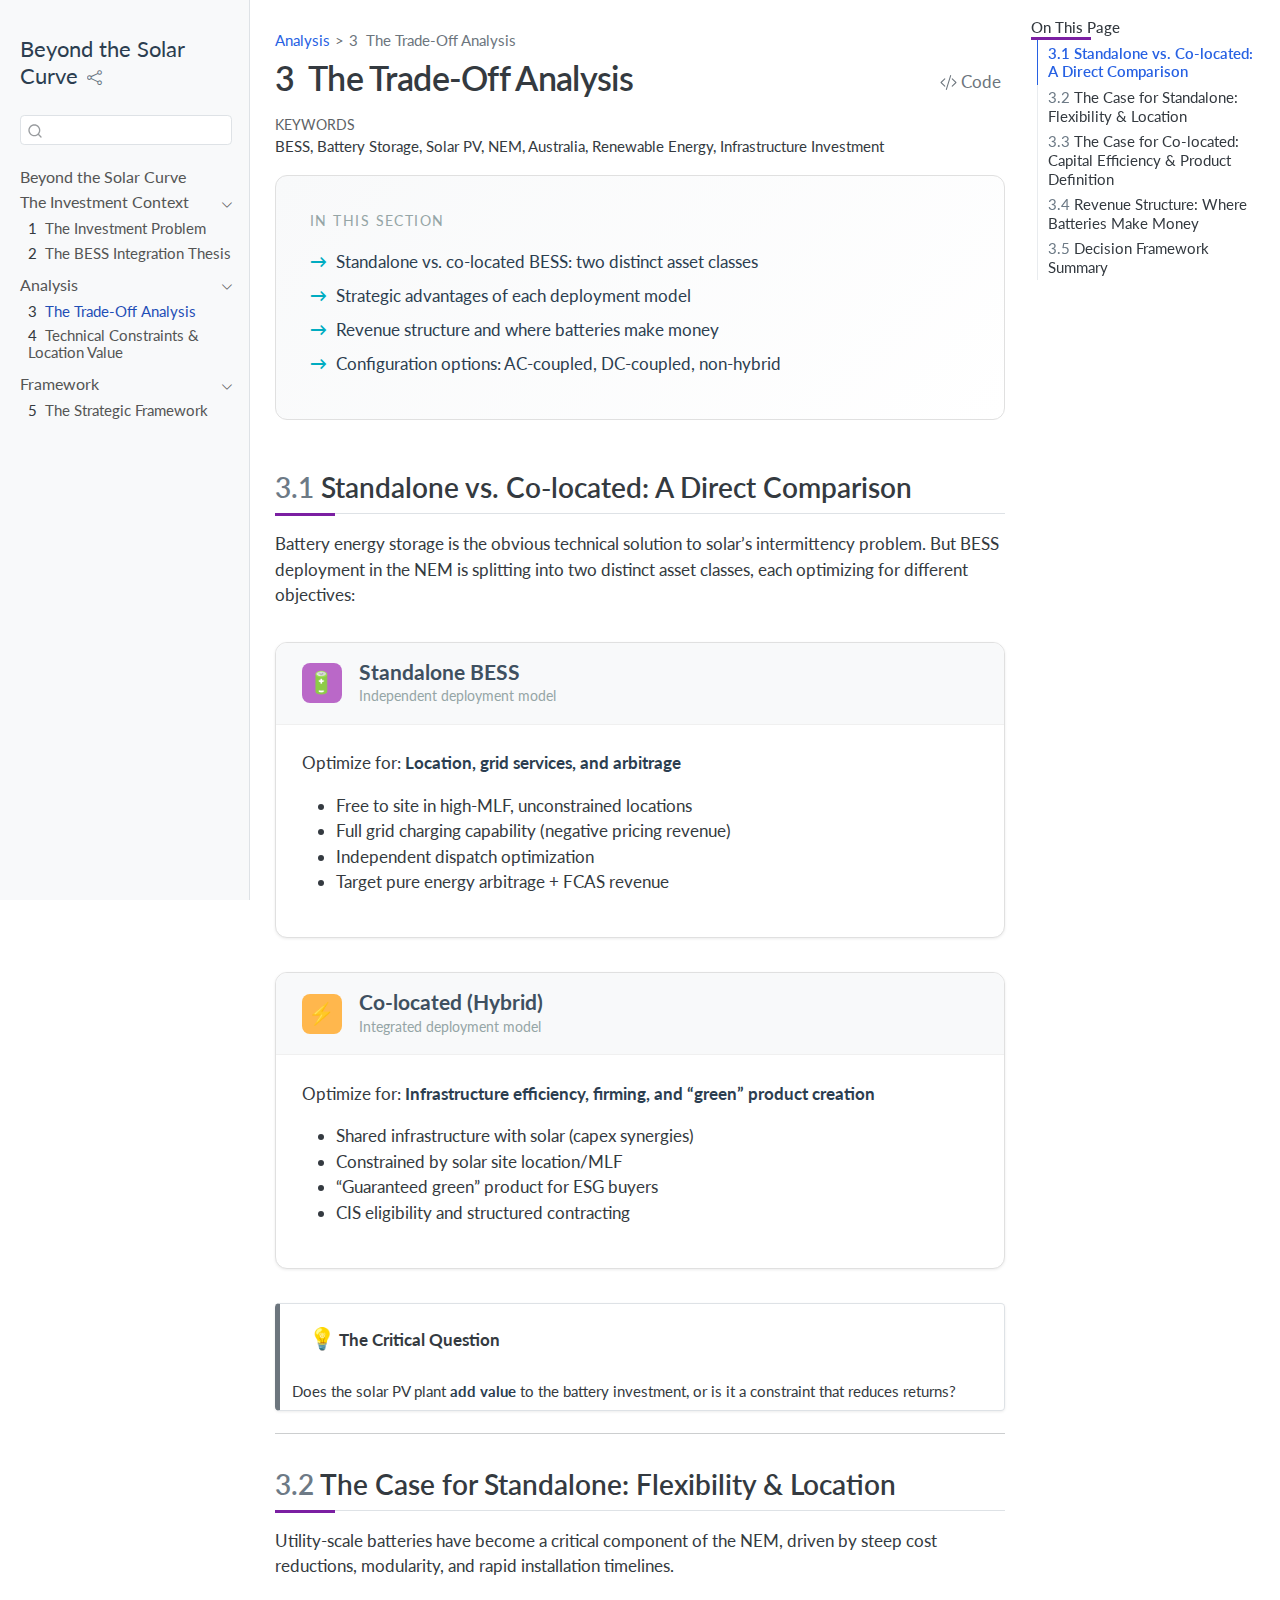
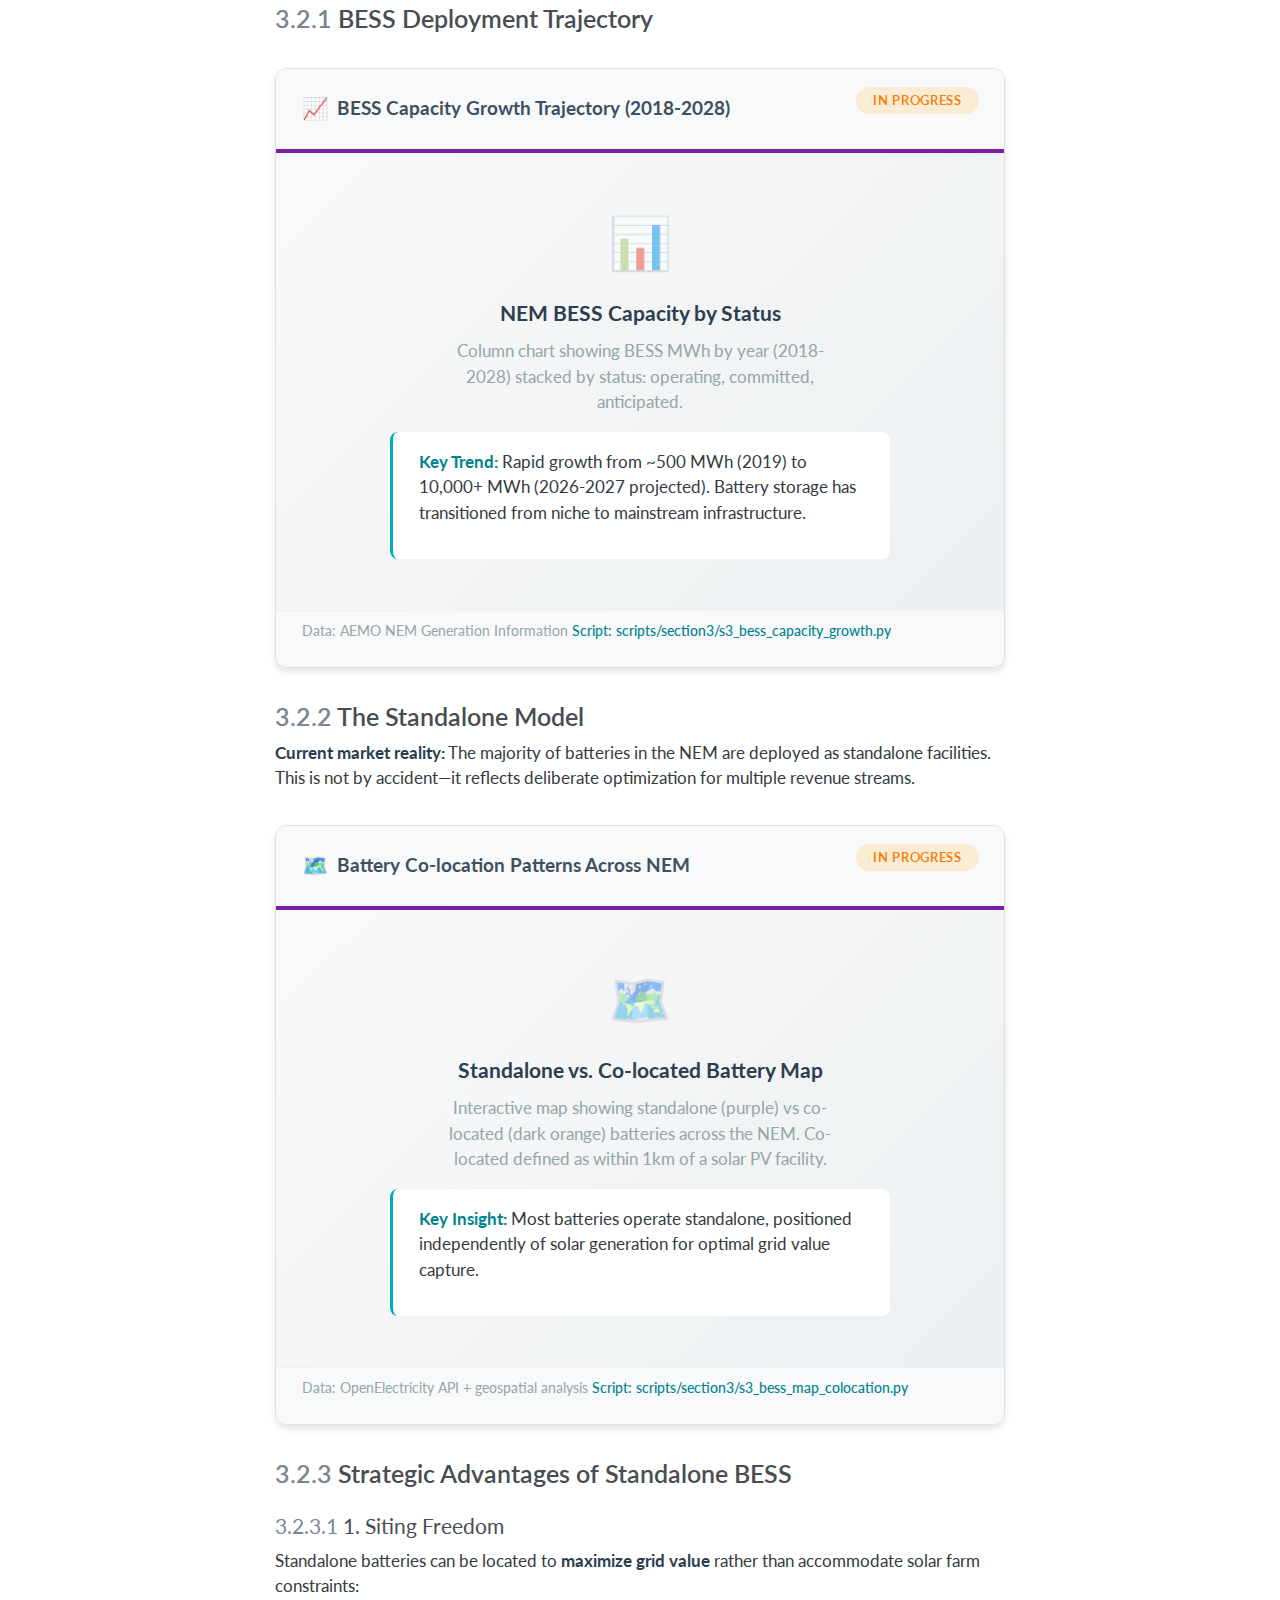
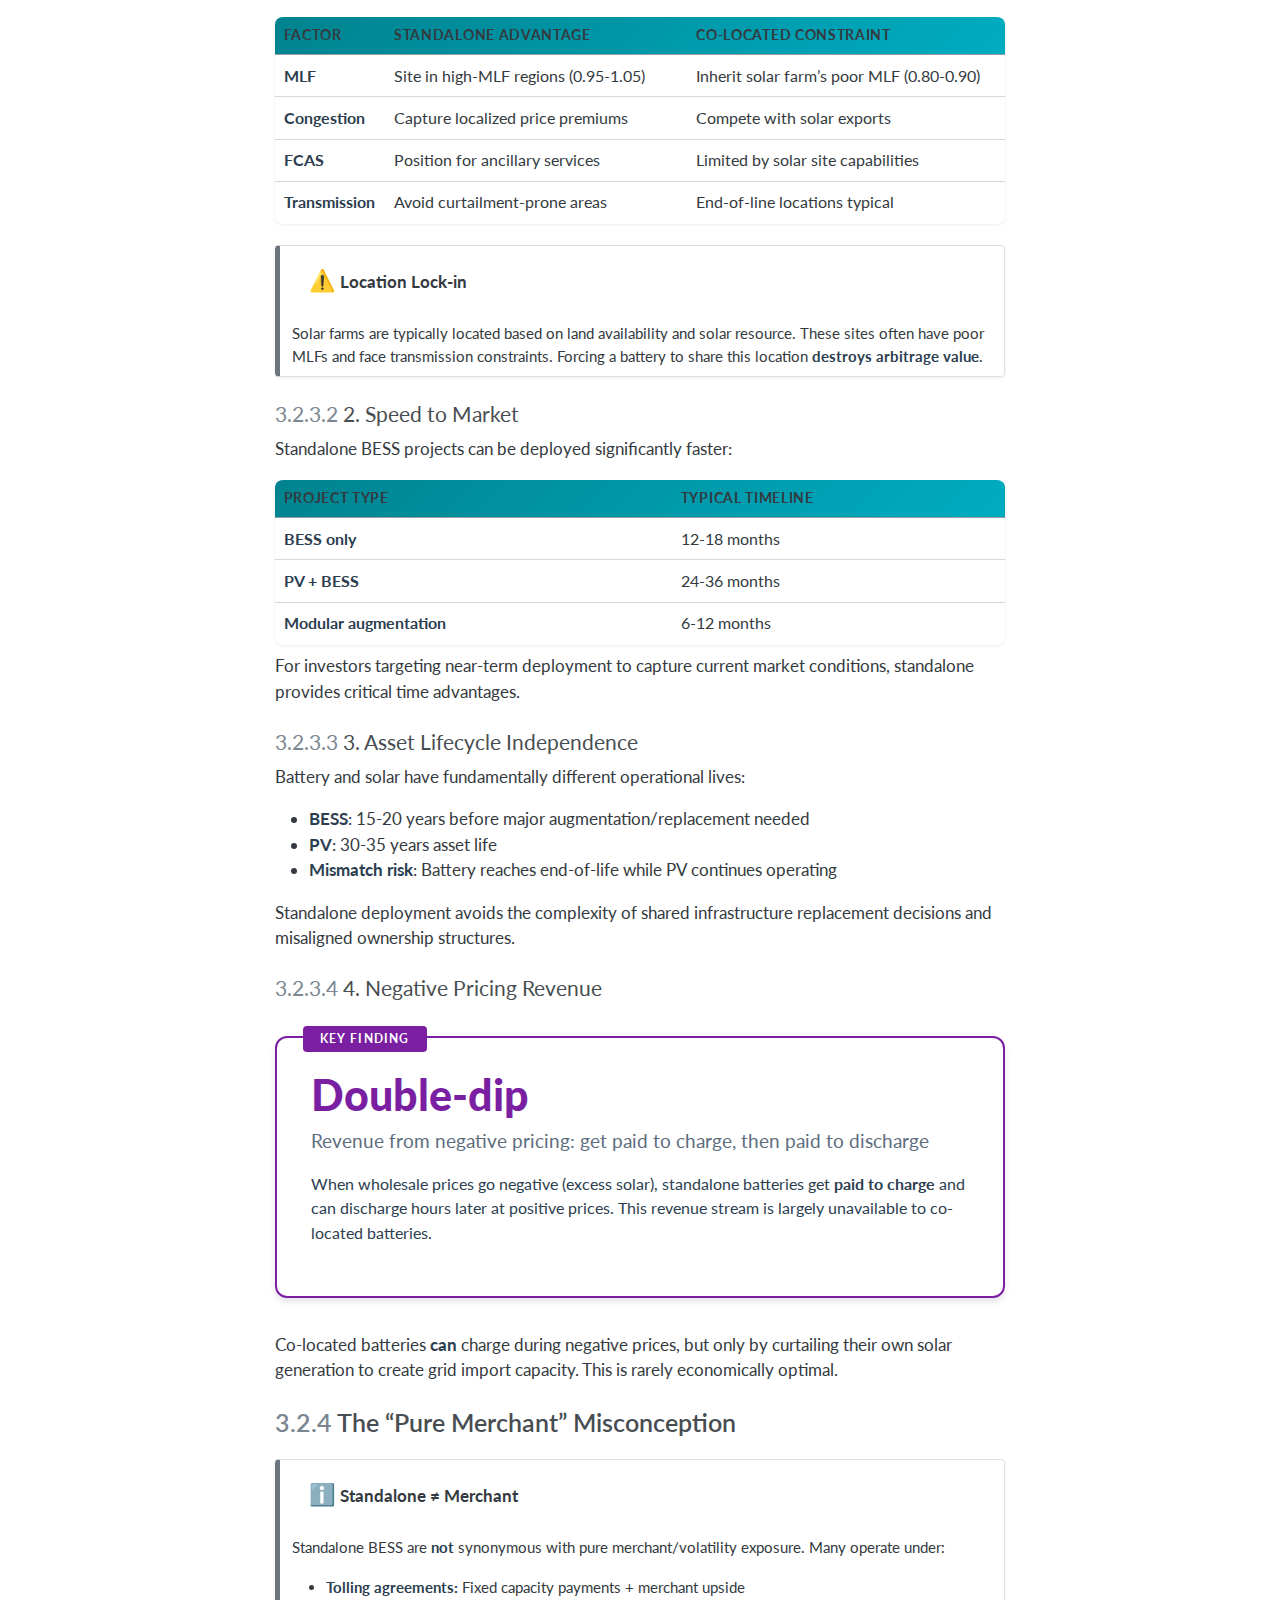
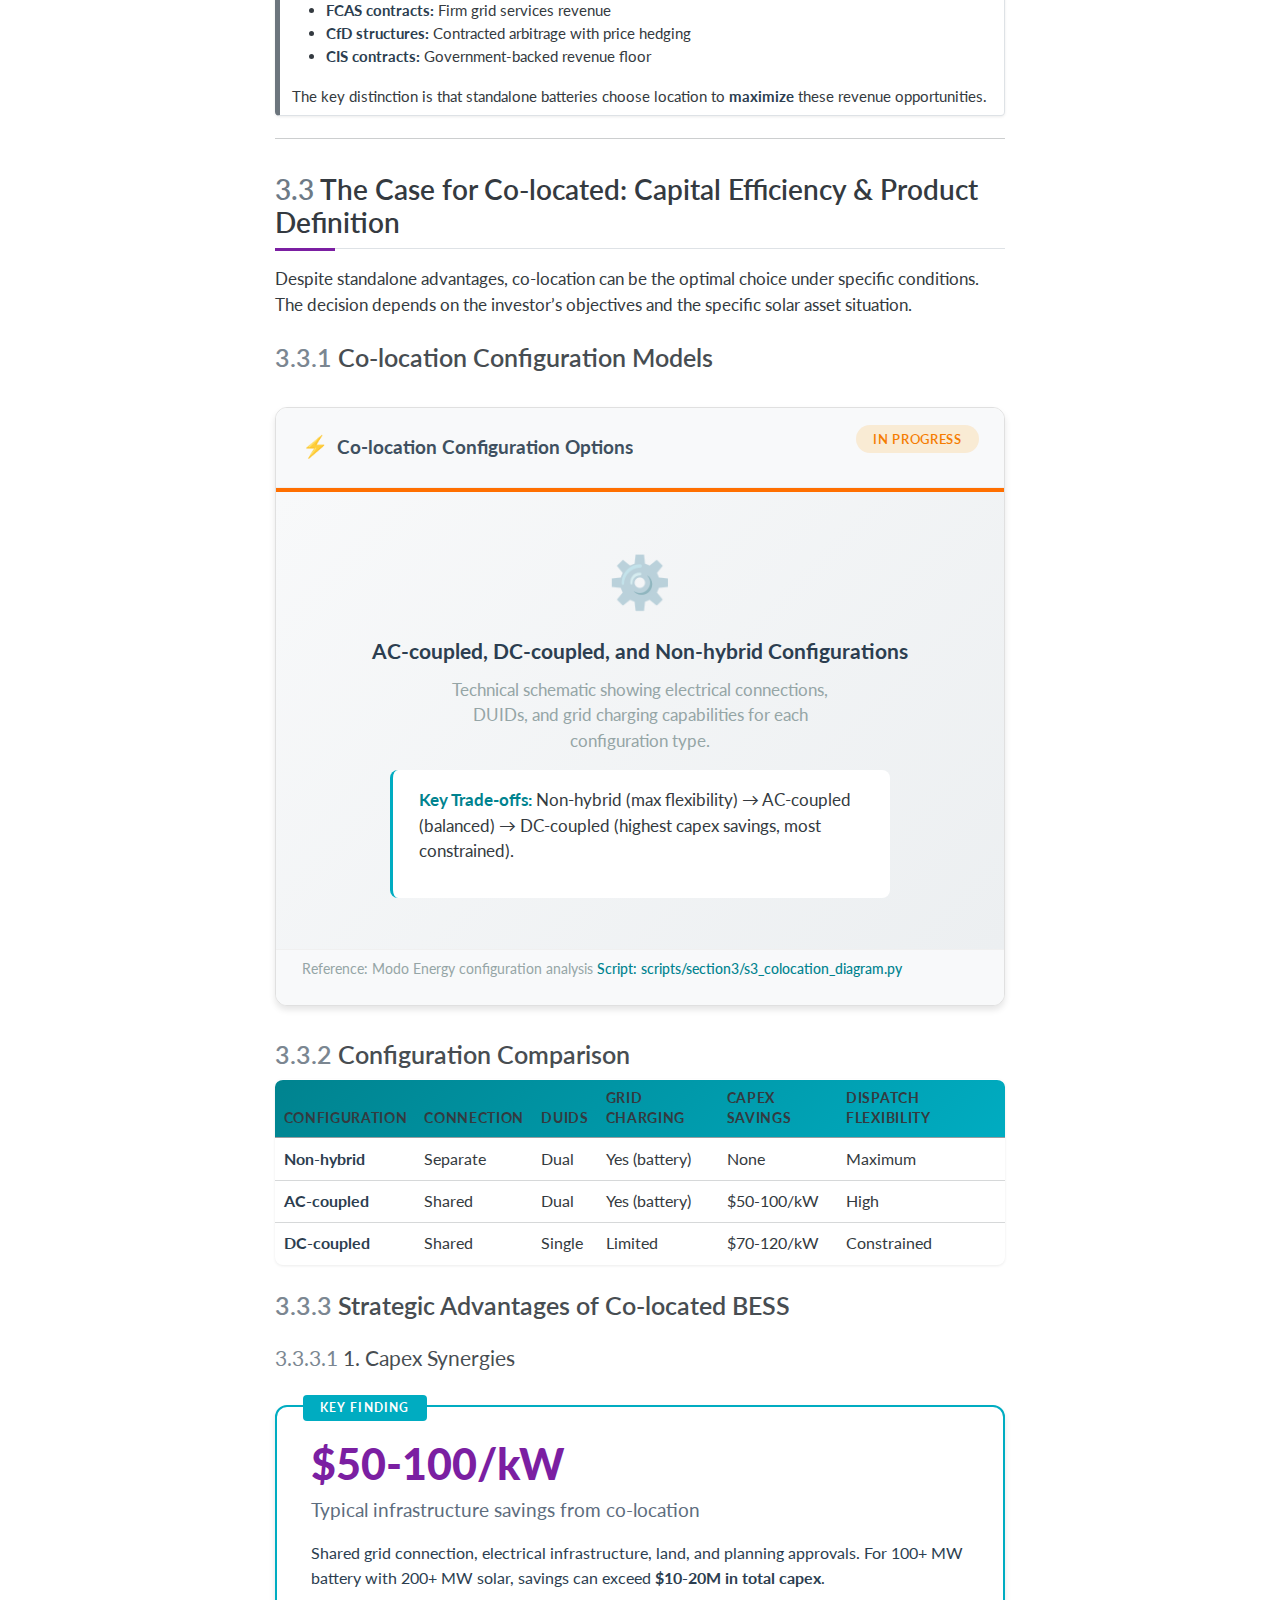
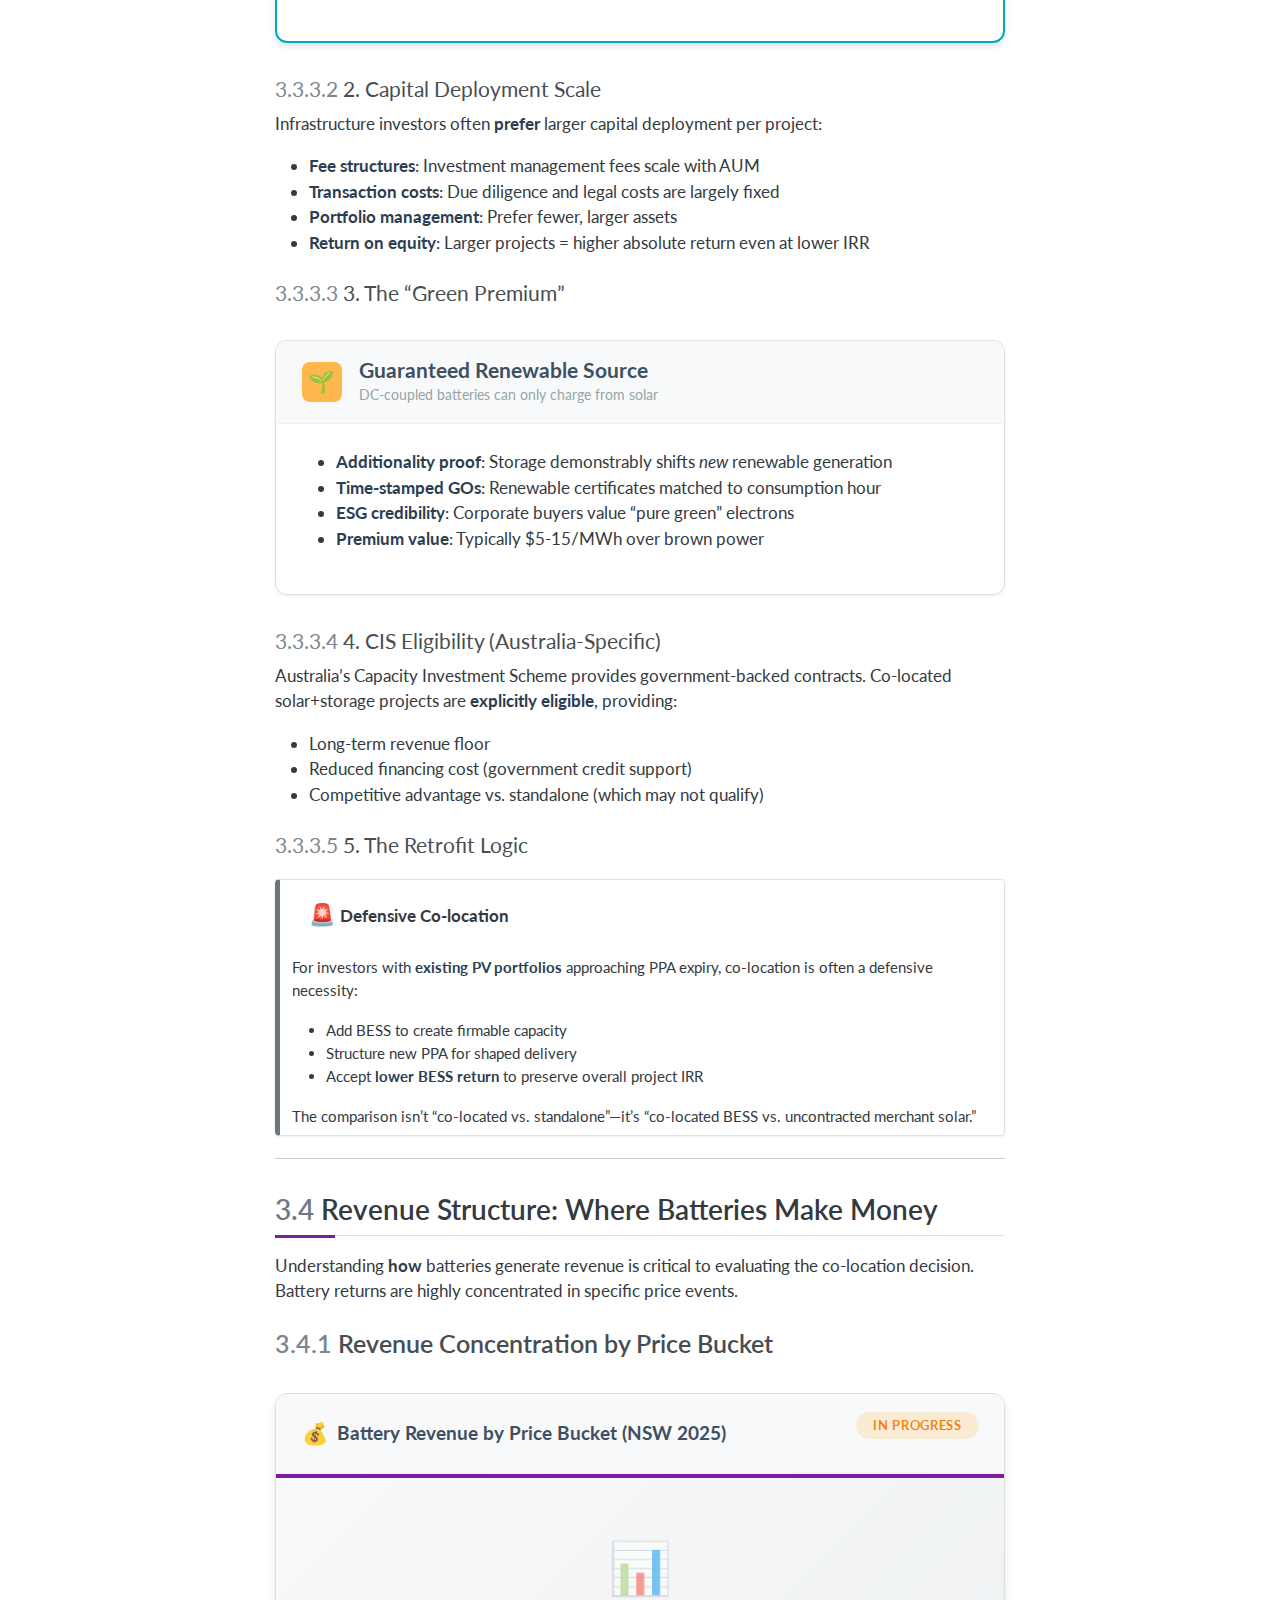
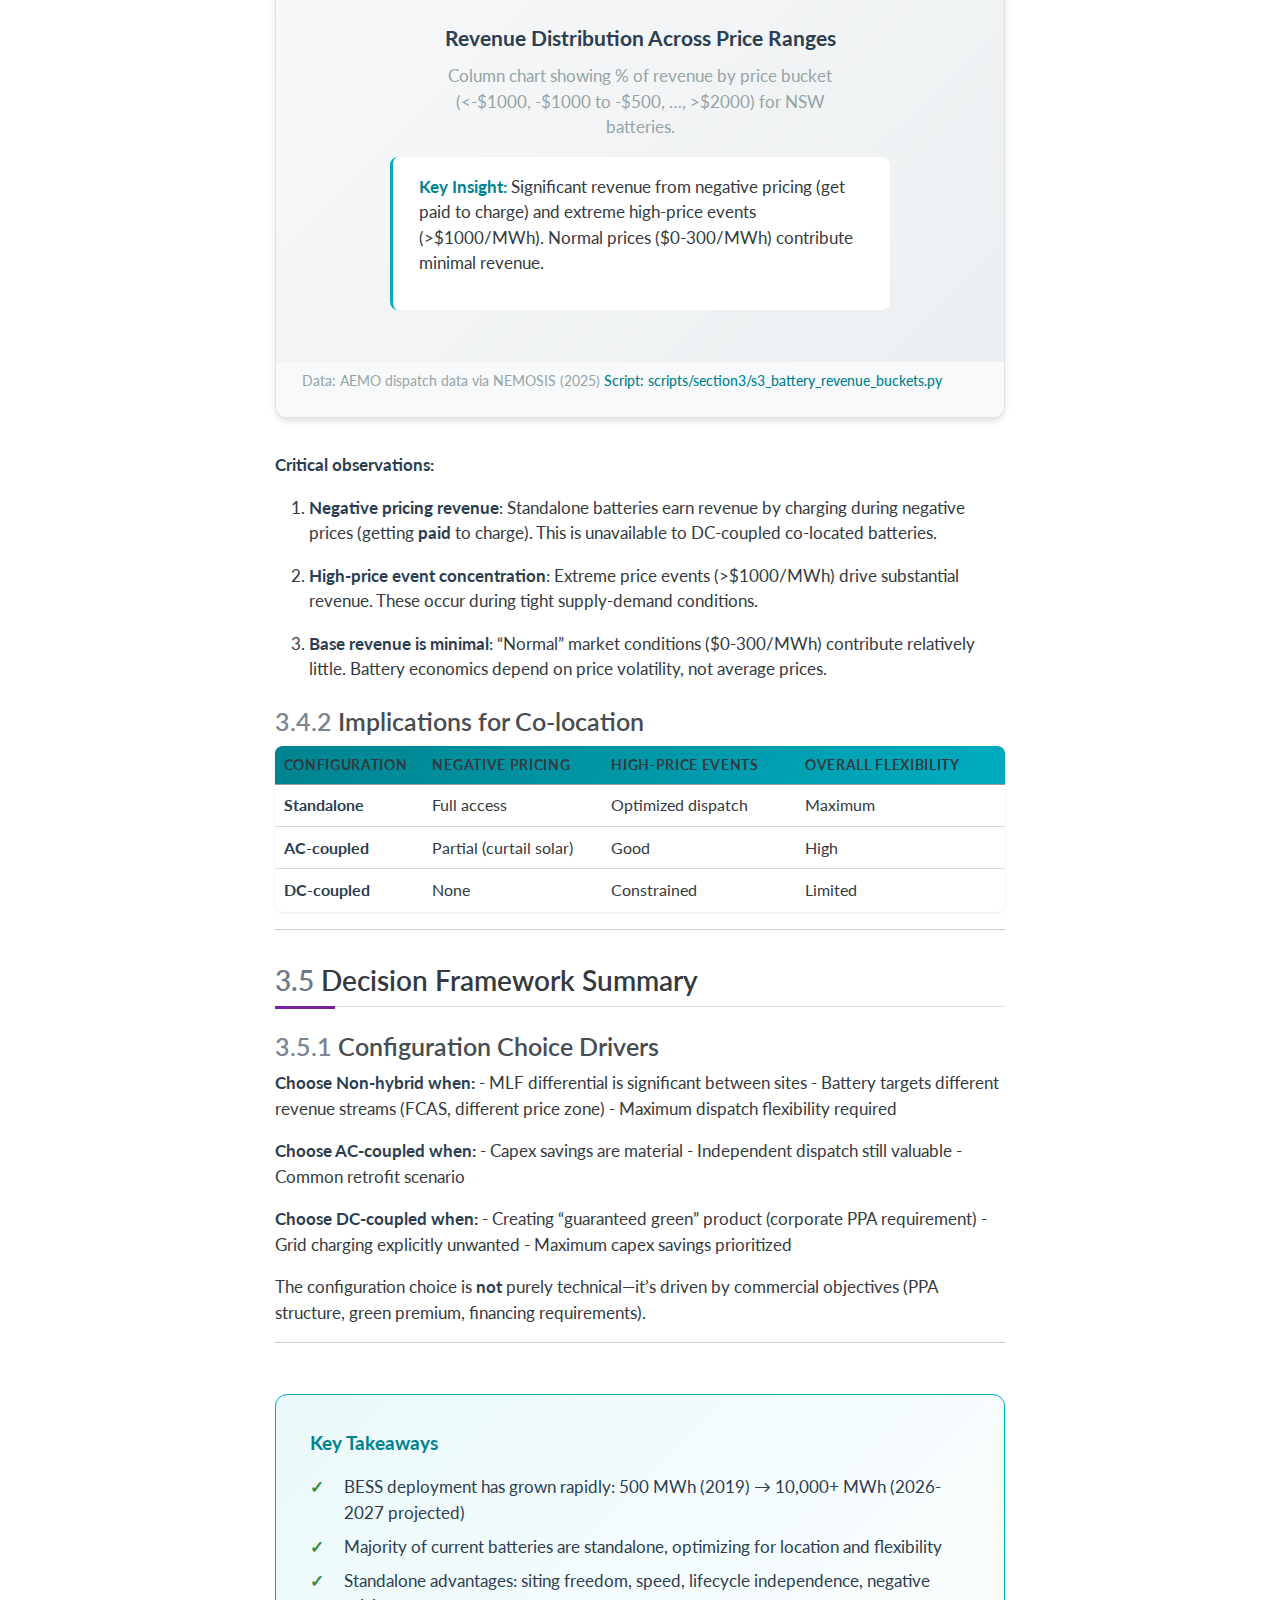
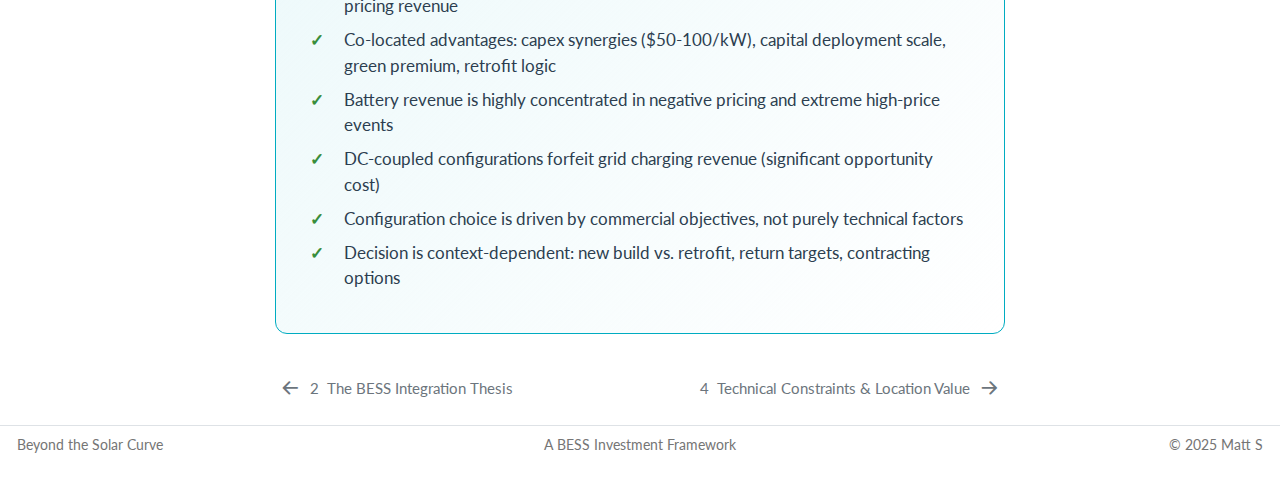
<file: sections/03_tradeoff_analysis.html>
<!DOCTYPE html>
<html xmlns="http://www.w3.org/1999/xhtml" lang="en-AU" xml:lang="en-AU"><head>

<meta charset="utf-8">
<meta name="generator" content="quarto-1.8.26">

<meta name="viewport" content="width=device-width, initial-scale=1.0, user-scalable=yes">

<meta name="keywords" content="BESS, Battery Storage, Solar PV, NEM, Australia, Renewable Energy, Infrastructure Investment">
<meta name="description" content="A comprehensive framework for infrastructure investors evaluating battery energy storage system (BESS) deployment strategies in Australia’s National Electricity Market.">

<title>3&nbsp; The Trade-Off Analysis – Beyond the Solar Curve</title>
<style>
code{white-space: pre-wrap;}
span.smallcaps{font-variant: small-caps;}
div.columns{display: flex; gap: min(4vw, 1.5em);}
div.column{flex: auto; overflow-x: auto;}
div.hanging-indent{margin-left: 1.5em; text-indent: -1.5em;}
ul.task-list{list-style: none;}
ul.task-list li input[type="checkbox"] {
  width: 0.8em;
  margin: 0 0.8em 0.2em -1em; /* quarto-specific, see https://github.com/quarto-dev/quarto-cli/issues/4556 */ 
  vertical-align: middle;
}
/* CSS for syntax highlighting */
html { -webkit-text-size-adjust: 100%; }
pre > code.sourceCode { white-space: pre; position: relative; }
pre > code.sourceCode > span { display: inline-block; line-height: 1.25; }
pre > code.sourceCode > span:empty { height: 1.2em; }
.sourceCode { overflow: visible; }
code.sourceCode > span { color: inherit; text-decoration: inherit; }
div.sourceCode { margin: 1em 0; }
pre.sourceCode { margin: 0; }
@media screen {
div.sourceCode { overflow: auto; }
}
@media print {
pre > code.sourceCode { white-space: pre-wrap; }
pre > code.sourceCode > span { text-indent: -5em; padding-left: 5em; }
}
pre.numberSource code
  { counter-reset: source-line 0; }
pre.numberSource code > span
  { position: relative; left: -4em; counter-increment: source-line; }
pre.numberSource code > span > a:first-child::before
  { content: counter(source-line);
    position: relative; left: -1em; text-align: right; vertical-align: baseline;
    border: none; display: inline-block;
    -webkit-touch-callout: none; -webkit-user-select: none;
    -khtml-user-select: none; -moz-user-select: none;
    -ms-user-select: none; user-select: none;
    padding: 0 4px; width: 4em;
  }
pre.numberSource { margin-left: 3em;  padding-left: 4px; }
div.sourceCode
  {   }
@media screen {
pre > code.sourceCode > span > a:first-child::before { text-decoration: underline; }
}
</style>


<script src="../site_libs/quarto-nav/quarto-nav.js"></script>
<script src="../site_libs/quarto-nav/headroom.min.js"></script>
<script src="../site_libs/clipboard/clipboard.min.js"></script>
<script src="../site_libs/quarto-search/autocomplete.umd.js"></script>
<script src="../site_libs/quarto-search/fuse.min.js"></script>
<script src="../site_libs/quarto-search/quarto-search.js"></script>
<meta name="quarto:offset" content="../">
<link href="../sections/04_technical_constraints.html" rel="next">
<link href="../sections/02_bess_integration.html" rel="prev">
<script src="../site_libs/quarto-html/quarto.js" type="module"></script>
<script src="../site_libs/quarto-html/tabsets/tabsets.js" type="module"></script>
<script src="../site_libs/quarto-html/axe/axe-check.js" type="module"></script>
<script src="../site_libs/quarto-html/popper.min.js"></script>
<script src="../site_libs/quarto-html/tippy.umd.min.js"></script>
<script src="../site_libs/quarto-html/anchor.min.js"></script>
<link href="../site_libs/quarto-html/tippy.css" rel="stylesheet">
<link href="../site_libs/quarto-html/quarto-syntax-highlighting-597958c53c93a607afca12fd375c57ed.css" rel="stylesheet" id="quarto-text-highlighting-styles">
<script src="../site_libs/bootstrap/bootstrap.min.js"></script>
<link href="../site_libs/bootstrap/bootstrap-icons.css" rel="stylesheet">
<link href="../site_libs/bootstrap/bootstrap-d199feae5ef53bde6913ba7ffab7d98f.min.css" rel="stylesheet" append-hash="true" id="quarto-bootstrap" data-mode="light">
<script id="quarto-search-options" type="application/json">{
  "location": "sidebar",
  "copy-button": false,
  "collapse-after": 3,
  "panel-placement": "start",
  "type": "textbox",
  "limit": 50,
  "keyboard-shortcut": [
    "f",
    "/",
    "s"
  ],
  "show-item-context": false,
  "language": {
    "search-no-results-text": "No results",
    "search-matching-documents-text": "matching documents",
    "search-copy-link-title": "Copy link to search",
    "search-hide-matches-text": "Hide additional matches",
    "search-more-match-text": "more match in this document",
    "search-more-matches-text": "more matches in this document",
    "search-clear-button-title": "Clear",
    "search-text-placeholder": "",
    "search-detached-cancel-button-title": "Cancel",
    "search-submit-button-title": "Submit",
    "search-label": "Search"
  }
}</script>
<style>html{ scroll-behavior: smooth; }</style>


<meta property="og:title" content="3&nbsp; The Trade-Off Analysis – Beyond the Solar Curve">
<meta property="og:description" content="A comprehensive framework for infrastructure investors evaluating battery energy storage system (BESS) deployment strategies in Australia’s National Electricity Market.">
<meta property="og:site_name" content="Beyond the Solar Curve">
<meta name="twitter:title" content="3&nbsp; The Trade-Off Analysis – Beyond the Solar Curve">
<meta name="twitter:description" content="A comprehensive framework for infrastructure investors evaluating battery energy storage system (BESS) deployment strategies in Australia’s National Electricity Market.">
<meta name="twitter:card" content="summary">
</head>

<body class="nav-sidebar docked quarto-light">

<div id="quarto-search-results"></div>
  <header id="quarto-header" class="headroom fixed-top">
  <nav class="quarto-secondary-nav">
    <div class="container-fluid d-flex">
      <button type="button" class="quarto-btn-toggle btn" data-bs-toggle="collapse" role="button" data-bs-target=".quarto-sidebar-collapse-item" aria-controls="quarto-sidebar" aria-expanded="false" aria-label="Toggle sidebar navigation" onclick="if (window.quartoToggleHeadroom) { window.quartoToggleHeadroom(); }">
        <i class="bi bi-layout-text-sidebar-reverse"></i>
      </button>
        <nav class="quarto-page-breadcrumbs" aria-label="breadcrumb"><ol class="breadcrumb"><li class="breadcrumb-item"><a href="../sections/03_tradeoff_analysis.html">Analysis</a></li><li class="breadcrumb-item"><a href="../sections/03_tradeoff_analysis.html"><span class="chapter-number">3</span>&nbsp; <span class="chapter-title">The Trade-Off Analysis</span></a></li></ol></nav>
        <a class="flex-grow-1" role="navigation" data-bs-toggle="collapse" data-bs-target=".quarto-sidebar-collapse-item" aria-controls="quarto-sidebar" aria-expanded="false" aria-label="Toggle sidebar navigation" onclick="if (window.quartoToggleHeadroom) { window.quartoToggleHeadroom(); }">      
        </a>
      <button type="button" class="btn quarto-search-button" aria-label="Search" onclick="window.quartoOpenSearch();">
        <i class="bi bi-search"></i>
      </button>
    </div>
  </nav>
</header>
<!-- content -->
<div id="quarto-content" class="quarto-container page-columns page-rows-contents page-layout-article">
<!-- sidebar -->
  <nav id="quarto-sidebar" class="sidebar collapse collapse-horizontal quarto-sidebar-collapse-item sidebar-navigation docked overflow-auto">
    <div class="pt-lg-2 mt-2 text-left sidebar-header">
    <div class="sidebar-title mb-0 py-0">
      <a href="../">Beyond the Solar Curve</a> 
        <div class="sidebar-tools-main">
    <div class="dropdown">
      <a href="" title="Share" id="quarto-navigation-tool-dropdown-0" class="quarto-navigation-tool dropdown-toggle px-1" data-bs-toggle="dropdown" aria-expanded="false" role="link" aria-label="Share"><i class="bi bi-share"></i></a>
      <ul class="dropdown-menu" aria-labelledby="quarto-navigation-tool-dropdown-0">
          <li>
            <a class="dropdown-item sidebar-tools-main-item" href="https://twitter.com/intent/tweet?url=|url|">
              <i class="bi bi-twitter pe-1"></i>
            Twitter
            </a>
          </li>
          <li>
            <a class="dropdown-item sidebar-tools-main-item" href="https://www.linkedin.com/sharing/share-offsite/?url=|url|">
              <i class="bi bi-linkedin pe-1"></i>
            LinkedIn
            </a>
          </li>
      </ul>
    </div>
</div>
    </div>
      </div>
        <div class="mt-2 flex-shrink-0 align-items-center">
        <div class="sidebar-search">
        <div id="quarto-search" class="" title="Search"></div>
        </div>
        </div>
    <div class="sidebar-menu-container"> 
    <ul class="list-unstyled mt-1">
        <li class="sidebar-item">
  <div class="sidebar-item-container"> 
  <a href="../index.html" class="sidebar-item-text sidebar-link">
 <span class="menu-text">Beyond the Solar Curve</span></a>
  </div>
</li>
        <li class="sidebar-item sidebar-item-section">
      <div class="sidebar-item-container"> 
            <a class="sidebar-item-text sidebar-link text-start" data-bs-toggle="collapse" data-bs-target="#quarto-sidebar-section-1" role="navigation" aria-expanded="true">
 <span class="menu-text">The Investment Context</span></a>
          <a class="sidebar-item-toggle text-start" data-bs-toggle="collapse" data-bs-target="#quarto-sidebar-section-1" role="navigation" aria-expanded="true" aria-label="Toggle section">
            <i class="bi bi-chevron-right ms-2"></i>
          </a> 
      </div>
      <ul id="quarto-sidebar-section-1" class="collapse list-unstyled sidebar-section depth1 show">  
          <li class="sidebar-item">
  <div class="sidebar-item-container"> 
  <a href="../sections/01_investment_problem.html" class="sidebar-item-text sidebar-link">
 <span class="menu-text"><span class="chapter-number">1</span>&nbsp; <span class="chapter-title">The Investment Problem</span></span></a>
  </div>
</li>
          <li class="sidebar-item">
  <div class="sidebar-item-container"> 
  <a href="../sections/02_bess_integration.html" class="sidebar-item-text sidebar-link">
 <span class="menu-text"><span class="chapter-number">2</span>&nbsp; <span class="chapter-title">The BESS Integration Thesis</span></span></a>
  </div>
</li>
      </ul>
  </li>
        <li class="sidebar-item sidebar-item-section">
      <div class="sidebar-item-container"> 
            <a class="sidebar-item-text sidebar-link text-start" data-bs-toggle="collapse" data-bs-target="#quarto-sidebar-section-2" role="navigation" aria-expanded="true">
 <span class="menu-text">Analysis</span></a>
          <a class="sidebar-item-toggle text-start" data-bs-toggle="collapse" data-bs-target="#quarto-sidebar-section-2" role="navigation" aria-expanded="true" aria-label="Toggle section">
            <i class="bi bi-chevron-right ms-2"></i>
          </a> 
      </div>
      <ul id="quarto-sidebar-section-2" class="collapse list-unstyled sidebar-section depth1 show">  
          <li class="sidebar-item">
  <div class="sidebar-item-container"> 
  <a href="../sections/03_tradeoff_analysis.html" class="sidebar-item-text sidebar-link active">
 <span class="menu-text"><span class="chapter-number">3</span>&nbsp; <span class="chapter-title">The Trade-Off Analysis</span></span></a>
  </div>
</li>
          <li class="sidebar-item">
  <div class="sidebar-item-container"> 
  <a href="../sections/04_technical_constraints.html" class="sidebar-item-text sidebar-link">
 <span class="menu-text"><span class="chapter-number">4</span>&nbsp; <span class="chapter-title">Technical Constraints &amp; Location Value</span></span></a>
  </div>
</li>
      </ul>
  </li>
        <li class="sidebar-item sidebar-item-section">
      <div class="sidebar-item-container"> 
            <a class="sidebar-item-text sidebar-link text-start" data-bs-toggle="collapse" data-bs-target="#quarto-sidebar-section-3" role="navigation" aria-expanded="true">
 <span class="menu-text">Framework</span></a>
          <a class="sidebar-item-toggle text-start" data-bs-toggle="collapse" data-bs-target="#quarto-sidebar-section-3" role="navigation" aria-expanded="true" aria-label="Toggle section">
            <i class="bi bi-chevron-right ms-2"></i>
          </a> 
      </div>
      <ul id="quarto-sidebar-section-3" class="collapse list-unstyled sidebar-section depth1 show">  
          <li class="sidebar-item">
  <div class="sidebar-item-container"> 
  <a href="../sections/05_strategic_framework.html" class="sidebar-item-text sidebar-link">
 <span class="menu-text"><span class="chapter-number">5</span>&nbsp; <span class="chapter-title">The Strategic Framework</span></span></a>
  </div>
</li>
      </ul>
  </li>
    </ul>
    </div>
</nav>
<div id="quarto-sidebar-glass" class="quarto-sidebar-collapse-item" data-bs-toggle="collapse" data-bs-target=".quarto-sidebar-collapse-item"></div>
<!-- margin-sidebar -->
    <div id="quarto-margin-sidebar" class="sidebar margin-sidebar">
        <nav id="TOC" role="doc-toc" class="toc-active">
    <h2 id="toc-title">On This Page</h2>
   
  <ul>
  <li><a href="#standalone-vs.-co-located-a-direct-comparison" id="toc-standalone-vs.-co-located-a-direct-comparison" class="nav-link active" data-scroll-target="#standalone-vs.-co-located-a-direct-comparison"><span class="header-section-number">3.1</span> Standalone vs.&nbsp;Co-located: A Direct Comparison</a></li>
  <li><a href="#the-case-for-standalone-flexibility-location" id="toc-the-case-for-standalone-flexibility-location" class="nav-link" data-scroll-target="#the-case-for-standalone-flexibility-location"><span class="header-section-number">3.2</span> The Case for Standalone: Flexibility &amp; Location</a>
  <ul class="collapse">
  <li><a href="#bess-deployment-trajectory" id="toc-bess-deployment-trajectory" class="nav-link" data-scroll-target="#bess-deployment-trajectory"><span class="header-section-number">3.2.1</span> BESS Deployment Trajectory</a></li>
  <li><a href="#the-standalone-model" id="toc-the-standalone-model" class="nav-link" data-scroll-target="#the-standalone-model"><span class="header-section-number">3.2.2</span> The Standalone Model</a></li>
  <li><a href="#strategic-advantages-of-standalone-bess" id="toc-strategic-advantages-of-standalone-bess" class="nav-link" data-scroll-target="#strategic-advantages-of-standalone-bess"><span class="header-section-number">3.2.3</span> Strategic Advantages of Standalone BESS</a></li>
  <li><a href="#the-pure-merchant-misconception" id="toc-the-pure-merchant-misconception" class="nav-link" data-scroll-target="#the-pure-merchant-misconception"><span class="header-section-number">3.2.4</span> The “Pure Merchant” Misconception</a></li>
  </ul></li>
  <li><a href="#the-case-for-co-located-capital-efficiency-product-definition" id="toc-the-case-for-co-located-capital-efficiency-product-definition" class="nav-link" data-scroll-target="#the-case-for-co-located-capital-efficiency-product-definition"><span class="header-section-number">3.3</span> The Case for Co-located: Capital Efficiency &amp; Product Definition</a>
  <ul class="collapse">
  <li><a href="#co-location-configuration-models" id="toc-co-location-configuration-models" class="nav-link" data-scroll-target="#co-location-configuration-models"><span class="header-section-number">3.3.1</span> Co-location Configuration Models</a></li>
  <li><a href="#configuration-comparison" id="toc-configuration-comparison" class="nav-link" data-scroll-target="#configuration-comparison"><span class="header-section-number">3.3.2</span> Configuration Comparison</a></li>
  <li><a href="#strategic-advantages-of-co-located-bess" id="toc-strategic-advantages-of-co-located-bess" class="nav-link" data-scroll-target="#strategic-advantages-of-co-located-bess"><span class="header-section-number">3.3.3</span> Strategic Advantages of Co-located BESS</a></li>
  </ul></li>
  <li><a href="#revenue-structure-where-batteries-make-money" id="toc-revenue-structure-where-batteries-make-money" class="nav-link" data-scroll-target="#revenue-structure-where-batteries-make-money"><span class="header-section-number">3.4</span> Revenue Structure: Where Batteries Make Money</a>
  <ul class="collapse">
  <li><a href="#revenue-concentration-by-price-bucket" id="toc-revenue-concentration-by-price-bucket" class="nav-link" data-scroll-target="#revenue-concentration-by-price-bucket"><span class="header-section-number">3.4.1</span> Revenue Concentration by Price Bucket</a></li>
  <li><a href="#implications-for-co-location" id="toc-implications-for-co-location" class="nav-link" data-scroll-target="#implications-for-co-location"><span class="header-section-number">3.4.2</span> Implications for Co-location</a></li>
  </ul></li>
  <li><a href="#decision-framework-summary" id="toc-decision-framework-summary" class="nav-link" data-scroll-target="#decision-framework-summary"><span class="header-section-number">3.5</span> Decision Framework Summary</a>
  <ul class="collapse">
  <li><a href="#configuration-choice-drivers" id="toc-configuration-choice-drivers" class="nav-link" data-scroll-target="#configuration-choice-drivers"><span class="header-section-number">3.5.1</span> Configuration Choice Drivers</a></li>
  </ul></li>
  </ul>
</nav>
    </div>
<!-- main -->
<main class="content" id="quarto-document-content">

<header id="title-block-header" class="quarto-title-block default"><nav class="quarto-page-breadcrumbs quarto-title-breadcrumbs d-none d-lg-block" aria-label="breadcrumb"><ol class="breadcrumb"><li class="breadcrumb-item"><a href="../sections/03_tradeoff_analysis.html">Analysis</a></li><li class="breadcrumb-item"><a href="../sections/03_tradeoff_analysis.html"><span class="chapter-number">3</span>&nbsp; <span class="chapter-title">The Trade-Off Analysis</span></a></li></ol></nav>
<div class="quarto-title">
<div class="quarto-title-block"><div><h1 class="title"><span id="sec-tradeoff" class="quarto-section-identifier"><span class="chapter-number">3</span>&nbsp; <span class="chapter-title">The Trade-Off Analysis</span></span></h1><button type="button" class="btn code-tools-button" id="quarto-code-tools-source"><i class="bi"></i> Code</button></div></div>
</div>



<div class="quarto-title-meta">

    
  
    
  </div>
  

<div>
  <div class="keywords">
    <div class="block-title">Keywords</div>
    <p>BESS, Battery Storage, Solar PV, NEM, Australia, Renewable Energy, Infrastructure Investment</p>
  </div>
</div>

</header>


<div class="section-summary">
<div class="section-summary-title">
In This Section
</div>
<ul class="section-summary-list">
<li>
Standalone vs.&nbsp;co-located BESS: two distinct asset classes
</li>
<li>
Strategic advantages of each deployment model
</li>
<li>
Revenue structure and where batteries make money
</li>
<li>
Configuration options: AC-coupled, DC-coupled, non-hybrid
</li>
</ul>
</div>
<section id="standalone-vs.-co-located-a-direct-comparison" class="level2" data-number="3.1">
<h2 data-number="3.1" class="anchored" data-anchor-id="standalone-vs.-co-located-a-direct-comparison"><span class="header-section-number">3.1</span> Standalone vs.&nbsp;Co-located: A Direct Comparison</h2>
<p>Battery energy storage is the obvious technical solution to solar’s intermittency problem. But BESS deployment in the NEM is splitting into two distinct asset classes, each optimizing for different objectives:</p>
<div class="analysis-box analysis-box--battery">
<div class="analysis-box-header">
<div class="analysis-box-icon">
🔋
</div>
<div>
<h4 class="analysis-box-title anchored">
Standalone BESS
</h4>
<p class="analysis-box-subtitle">
Independent deployment model
</p>
</div>
</div>
<div class="analysis-box-content">
<p>Optimize for: <strong>Location, grid services, and arbitrage</strong></p>
<ul>
<li>Free to site in high-MLF, unconstrained locations</li>
<li>Full grid charging capability (negative pricing revenue)</li>
<li>Independent dispatch optimization</li>
<li>Target pure energy arbitrage + FCAS revenue</li>
</ul>
</div>
</div>
<div class="analysis-box analysis-box--hybrid">
<div class="analysis-box-header">
<div class="analysis-box-icon">
⚡
</div>
<div>
<h4 class="analysis-box-title anchored">
Co-located (Hybrid)
</h4>
<p class="analysis-box-subtitle">
Integrated deployment model
</p>
</div>
</div>
<div class="analysis-box-content">
<p>Optimize for: <strong>Infrastructure efficiency, firming, and “green” product creation</strong></p>
<ul>
<li>Shared infrastructure with solar (capex synergies)</li>
<li>Constrained by solar site location/MLF</li>
<li>“Guaranteed green” product for ESG buyers</li>
<li>CIS eligibility and structured contracting</li>
</ul>
</div>
</div>
<div class="callout callout-style-simple callout-none no-icon">
<div class="callout-body d-flex">
<div class="callout-icon-container">
<i class="callout-icon no-icon"></i>
</div>
<div class="callout-body-container">
<div class="callout-title">
<p><span class="callout-icon">💡</span> The Critical Question</p>
</div>
<p>
Does the solar PV plant <strong>add value</strong> to the battery investment, or is it a constraint that reduces returns?
</p>
</div>
</div>
</div>
<hr>
</section>
<section id="the-case-for-standalone-flexibility-location" class="level2" data-number="3.2">
<h2 data-number="3.2" class="anchored" data-anchor-id="the-case-for-standalone-flexibility-location"><span class="header-section-number">3.2</span> The Case for Standalone: Flexibility &amp; Location</h2>
<p>Utility-scale batteries have become a critical component of the NEM, driven by steep cost reductions, modularity, and rapid installation timelines.</p>
<section id="bess-deployment-trajectory" class="level3" data-number="3.2.1">
<h3 data-number="3.2.1" class="anchored" data-anchor-id="bess-deployment-trajectory"><span class="header-section-number">3.2.1</span> BESS Deployment Trajectory</h3>
<div class="chart-container">
<div class="chart-header">
<h4 class="chart-title anchored">
<span class="chart-title-icon">📈</span> BESS Capacity Growth Trajectory (2018-2028)
</h4>
<p><span class="chart-status chart-status--pending">In Progress</span></p>
</div>
<div class="chart-placeholder chart-placeholder--battery">
<div class="chart-placeholder-icon">
📊
</div>
<div class="chart-placeholder-title">
NEM BESS Capacity by Status
</div>
<p class="chart-placeholder-description">
Column chart showing BESS MWh by year (2018-2028) stacked by status: operating, committed, anticipated.
</p>
<div class="chart-placeholder-insight">
<p><strong>Key Trend:</strong> Rapid growth from ~500 MWh (2019) to 10,000+ MWh (2026-2027 projected). Battery storage has transitioned from niche to mainstream infrastructure.</p>
</div>
</div>
<div class="chart-footer">
<p><span class="chart-source">Data: AEMO NEM Generation Information</span> <span class="chart-code-link">Script: scripts/section3/s3_bess_capacity_growth.py</span></p>
</div>
</div>
</section>
<section id="the-standalone-model" class="level3" data-number="3.2.2">
<h3 data-number="3.2.2" class="anchored" data-anchor-id="the-standalone-model"><span class="header-section-number">3.2.2</span> The Standalone Model</h3>
<p><strong>Current market reality:</strong> The majority of batteries in the NEM are deployed as standalone facilities. This is not by accident—it reflects deliberate optimization for multiple revenue streams.</p>
<div class="chart-container">
<div class="chart-header">
<h4 class="chart-title anchored">
<span class="chart-title-icon">🗺️</span> Battery Co-location Patterns Across NEM
</h4>
<p><span class="chart-status chart-status--pending">In Progress</span></p>
</div>
<div class="chart-placeholder chart-placeholder--battery">
<div class="chart-placeholder-icon">
🗺️
</div>
<div class="chart-placeholder-title">
Standalone vs.&nbsp;Co-located Battery Map
</div>
<p class="chart-placeholder-description">
Interactive map showing standalone (purple) vs co-located (dark orange) batteries across the NEM. Co-located defined as within 1km of a solar PV facility.
</p>
<div class="chart-placeholder-insight">
<p><strong>Key Insight:</strong> Most batteries operate standalone, positioned independently of solar generation for optimal grid value capture.</p>
</div>
</div>
<div class="chart-footer">
<p><span class="chart-source">Data: OpenElectricity API + geospatial analysis</span> <span class="chart-code-link">Script: scripts/section3/s3_bess_map_colocation.py</span></p>
</div>
</div>
</section>
<section id="strategic-advantages-of-standalone-bess" class="level3" data-number="3.2.3">
<h3 data-number="3.2.3" class="anchored" data-anchor-id="strategic-advantages-of-standalone-bess"><span class="header-section-number">3.2.3</span> Strategic Advantages of Standalone BESS</h3>
<section id="siting-freedom" class="level4" data-number="3.2.3.1">
<h4 data-number="3.2.3.1" class="anchored" data-anchor-id="siting-freedom"><span class="header-section-number">3.2.3.1</span> 1. Siting Freedom</h4>
<p>Standalone batteries can be located to <strong>maximize grid value</strong> rather than accommodate solar farm constraints:</p>
<table class="caption-top table">
<colgroup>
<col style="width: 15%">
<col style="width: 41%">
<col style="width: 43%">
</colgroup>
<thead>
<tr class="header">
<th>Factor</th>
<th>Standalone Advantage</th>
<th>Co-located Constraint</th>
</tr>
</thead>
<tbody>
<tr class="odd">
<td><strong>MLF</strong></td>
<td>Site in high-MLF regions (0.95-1.05)</td>
<td>Inherit solar farm’s poor MLF (0.80-0.90)</td>
</tr>
<tr class="even">
<td><strong>Congestion</strong></td>
<td>Capture localized price premiums</td>
<td>Compete with solar exports</td>
</tr>
<tr class="odd">
<td><strong>FCAS</strong></td>
<td>Position for ancillary services</td>
<td>Limited by solar site capabilities</td>
</tr>
<tr class="even">
<td><strong>Transmission</strong></td>
<td>Avoid curtailment-prone areas</td>
<td>End-of-line locations typical</td>
</tr>
</tbody>
</table>
<div class="callout callout-style-simple callout-none no-icon">
<div class="callout-body d-flex">
<div class="callout-icon-container">
<i class="callout-icon no-icon"></i>
</div>
<div class="callout-body-container">
<div class="callout-title">
<p><span class="callout-icon">⚠️</span> Location Lock-in</p>
</div>
<p>
Solar farms are typically located based on land availability and solar resource. These sites often have poor MLFs and face transmission constraints. Forcing a battery to share this location <strong>destroys arbitrage value</strong>.
</p>
</div>
</div>
</div>
</section>
<section id="speed-to-market" class="level4" data-number="3.2.3.2">
<h4 data-number="3.2.3.2" class="anchored" data-anchor-id="speed-to-market"><span class="header-section-number">3.2.3.2</span> 2. Speed to Market</h4>
<p>Standalone BESS projects can be deployed significantly faster:</p>
<table class="caption-top table">
<thead>
<tr class="header">
<th>Project Type</th>
<th>Typical Timeline</th>
</tr>
</thead>
<tbody>
<tr class="odd">
<td><strong>BESS only</strong></td>
<td>12-18 months</td>
</tr>
<tr class="even">
<td><strong>PV + BESS</strong></td>
<td>24-36 months</td>
</tr>
<tr class="odd">
<td><strong>Modular augmentation</strong></td>
<td>6-12 months</td>
</tr>
</tbody>
</table>
<p>For investors targeting near-term deployment to capture current market conditions, standalone provides critical time advantages.</p>
</section>
<section id="asset-lifecycle-independence" class="level4" data-number="3.2.3.3">
<h4 data-number="3.2.3.3" class="anchored" data-anchor-id="asset-lifecycle-independence"><span class="header-section-number">3.2.3.3</span> 3. Asset Lifecycle Independence</h4>
<p>Battery and solar have fundamentally different operational lives:</p>
<ul>
<li><strong>BESS</strong>: 15-20 years before major augmentation/replacement needed</li>
<li><strong>PV</strong>: 30-35 years asset life</li>
<li><strong>Mismatch risk</strong>: Battery reaches end-of-life while PV continues operating</li>
</ul>
<p>Standalone deployment avoids the complexity of shared infrastructure replacement decisions and misaligned ownership structures.</p>
</section>
<section id="negative-pricing-revenue" class="level4" data-number="3.2.3.4">
<h4 data-number="3.2.3.4" class="anchored" data-anchor-id="negative-pricing-revenue"><span class="header-section-number">3.2.3.4</span> 4. Negative Pricing Revenue</h4>
<div class="key-finding key-finding--battery">
<div class="key-finding-stat">
Double-dip
</div>
<div class="key-finding-label">
Revenue from negative pricing: get paid to charge, then paid to discharge
</div>
<p class="key-finding-description">
When wholesale prices go negative (excess solar), standalone batteries get <strong>paid to charge</strong> and can discharge hours later at positive prices. This revenue stream is largely unavailable to co-located batteries.
</p>
</div>
<p>Co-located batteries <strong>can</strong> charge during negative prices, but only by curtailing their own solar generation to create grid import capacity. This is rarely economically optimal.</p>
</section>
</section>
<section id="the-pure-merchant-misconception" class="level3" data-number="3.2.4">
<h3 data-number="3.2.4" class="anchored" data-anchor-id="the-pure-merchant-misconception"><span class="header-section-number">3.2.4</span> The “Pure Merchant” Misconception</h3>
<div class="callout callout-style-simple callout-none no-icon">
<div class="callout-body d-flex">
<div class="callout-icon-container">
<i class="callout-icon no-icon"></i>
</div>
<div class="callout-body-container">
<div class="callout-title">
<p><span class="callout-icon">ℹ️</span> Standalone ≠ Merchant</p>
</div>
<p>
Standalone BESS are <strong>not</strong> synonymous with pure merchant/volatility exposure. Many operate under:
</p>
<ul>
<li>
<strong>Tolling agreements:</strong> Fixed capacity payments + merchant upside
</li>
<li>
<strong>FCAS contracts:</strong> Firm grid services revenue
</li>
<li>
<strong>CfD structures:</strong> Contracted arbitrage with price hedging
</li>
<li>
<strong>CIS contracts:</strong> Government-backed revenue floor
</li>
</ul>
<p>
The key distinction is that standalone batteries choose location to <strong>maximize</strong> these revenue opportunities.
</p>
</div>
</div>
</div>
<hr>
</section>
</section>
<section id="the-case-for-co-located-capital-efficiency-product-definition" class="level2" data-number="3.3">
<h2 data-number="3.3" class="anchored" data-anchor-id="the-case-for-co-located-capital-efficiency-product-definition"><span class="header-section-number">3.3</span> The Case for Co-located: Capital Efficiency &amp; Product Definition</h2>
<p>Despite standalone advantages, co-location can be the optimal choice under specific conditions. The decision depends on the investor’s objectives and the specific solar asset situation.</p>
<section id="co-location-configuration-models" class="level3" data-number="3.3.1">
<h3 data-number="3.3.1" class="anchored" data-anchor-id="co-location-configuration-models"><span class="header-section-number">3.3.1</span> Co-location Configuration Models</h3>
<div class="chart-container">
<div class="chart-header">
<h4 class="chart-title anchored">
<span class="chart-title-icon">⚡</span> Co-location Configuration Options
</h4>
<p><span class="chart-status chart-status--pending">In Progress</span></p>
</div>
<div class="chart-placeholder chart-placeholder--hybrid">
<div class="chart-placeholder-icon">
⚙️
</div>
<div class="chart-placeholder-title">
AC-coupled, DC-coupled, and Non-hybrid Configurations
</div>
<p class="chart-placeholder-description">
Technical schematic showing electrical connections, DUIDs, and grid charging capabilities for each configuration type.
</p>
<div class="chart-placeholder-insight">
<p><strong>Key Trade-offs:</strong> Non-hybrid (max flexibility) → AC-coupled (balanced) → DC-coupled (highest capex savings, most constrained).</p>
</div>
</div>
<div class="chart-footer">
<p><span class="chart-source">Reference: Modo Energy configuration analysis</span> <span class="chart-code-link">Script: scripts/section3/s3_colocation_diagram.py</span></p>
</div>
</div>
</section>
<section id="configuration-comparison" class="level3" data-number="3.3.2">
<h3 data-number="3.3.2" class="anchored" data-anchor-id="configuration-comparison"><span class="header-section-number">3.3.2</span> Configuration Comparison</h3>
<table class="caption-top table">
<colgroup>
<col style="width: 17%">
<col style="width: 14%">
<col style="width: 8%">
<col style="width: 17%">
<col style="width: 17%">
<col style="width: 24%">
</colgroup>
<thead>
<tr class="header">
<th>Configuration</th>
<th>Connection</th>
<th>DUIDs</th>
<th>Grid Charging</th>
<th>Capex Savings</th>
<th>Dispatch Flexibility</th>
</tr>
</thead>
<tbody>
<tr class="odd">
<td><strong>Non-hybrid</strong></td>
<td>Separate</td>
<td>Dual</td>
<td>Yes (battery)</td>
<td>None</td>
<td>Maximum</td>
</tr>
<tr class="even">
<td><strong>AC-coupled</strong></td>
<td>Shared</td>
<td>Dual</td>
<td>Yes (battery)</td>
<td>$50-100/kW</td>
<td>High</td>
</tr>
<tr class="odd">
<td><strong>DC-coupled</strong></td>
<td>Shared</td>
<td>Single</td>
<td>Limited</td>
<td>$70-120/kW</td>
<td>Constrained</td>
</tr>
</tbody>
</table>
</section>
<section id="strategic-advantages-of-co-located-bess" class="level3" data-number="3.3.3">
<h3 data-number="3.3.3" class="anchored" data-anchor-id="strategic-advantages-of-co-located-bess"><span class="header-section-number">3.3.3</span> Strategic Advantages of Co-located BESS</h3>
<section id="capex-synergies" class="level4" data-number="3.3.3.1">
<h4 data-number="3.3.3.1" class="anchored" data-anchor-id="capex-synergies"><span class="header-section-number">3.3.3.1</span> 1. Capex Synergies</h4>
<div class="key-finding">
<div class="key-finding-stat">
$50-100/kW
</div>
<div class="key-finding-label">
Typical infrastructure savings from co-location
</div>
<p class="key-finding-description">
Shared grid connection, electrical infrastructure, land, and planning approvals. For 100+ MW battery with 200+ MW solar, savings can exceed <strong>$10-20M in total capex</strong>.
</p>
</div>
</section>
<section id="capital-deployment-scale" class="level4" data-number="3.3.3.2">
<h4 data-number="3.3.3.2" class="anchored" data-anchor-id="capital-deployment-scale"><span class="header-section-number">3.3.3.2</span> 2. Capital Deployment Scale</h4>
<p>Infrastructure investors often <strong>prefer</strong> larger capital deployment per project:</p>
<ul>
<li><strong>Fee structures</strong>: Investment management fees scale with AUM</li>
<li><strong>Transaction costs</strong>: Due diligence and legal costs are largely fixed</li>
<li><strong>Portfolio management</strong>: Prefer fewer, larger assets</li>
<li><strong>Return on equity</strong>: Larger projects = higher absolute return even at lower IRR</li>
</ul>
</section>
<section id="the-green-premium" class="level4" data-number="3.3.3.3">
<h4 data-number="3.3.3.3" class="anchored" data-anchor-id="the-green-premium"><span class="header-section-number">3.3.3.3</span> 3. The “Green Premium”</h4>
<div class="analysis-box analysis-box--hybrid">
<div class="analysis-box-header">
<div class="analysis-box-icon">
🌱
</div>
<div>
<h4 class="analysis-box-title anchored">
Guaranteed Renewable Source
</h4>
<p class="analysis-box-subtitle">
DC-coupled batteries can only charge from solar
</p>
</div>
</div>
<div class="analysis-box-content">
<ul>
<li><strong>Additionality proof</strong>: Storage demonstrably shifts <em>new</em> renewable generation</li>
<li><strong>Time-stamped GOs</strong>: Renewable certificates matched to consumption hour</li>
<li><strong>ESG credibility</strong>: Corporate buyers value “pure green” electrons</li>
<li><strong>Premium value</strong>: Typically $5-15/MWh over brown power</li>
</ul>
</div>
</div>
</section>
<section id="cis-eligibility-australia-specific" class="level4" data-number="3.3.3.4">
<h4 data-number="3.3.3.4" class="anchored" data-anchor-id="cis-eligibility-australia-specific"><span class="header-section-number">3.3.3.4</span> 4. CIS Eligibility (Australia-Specific)</h4>
<p>Australia’s Capacity Investment Scheme provides government-backed contracts. Co-located solar+storage projects are <strong>explicitly eligible</strong>, providing:</p>
<ul>
<li>Long-term revenue floor</li>
<li>Reduced financing cost (government credit support)</li>
<li>Competitive advantage vs.&nbsp;standalone (which may not qualify)</li>
</ul>
</section>
<section id="the-retrofit-logic" class="level4" data-number="3.3.3.5">
<h4 data-number="3.3.3.5" class="anchored" data-anchor-id="the-retrofit-logic"><span class="header-section-number">3.3.3.5</span> 5. The Retrofit Logic</h4>
<div class="callout callout-style-simple callout-none no-icon">
<div class="callout-body d-flex">
<div class="callout-icon-container">
<i class="callout-icon no-icon"></i>
</div>
<div class="callout-body-container">
<div class="callout-title">
<p><span class="callout-icon">🚨</span> Defensive Co-location</p>
</div>
<p>
For investors with <strong>existing PV portfolios</strong> approaching PPA expiry, co-location is often a defensive necessity:
</p>
<ul>
<li>
Add BESS to create firmable capacity
</li>
<li>
Structure new PPA for shaped delivery
</li>
<li>
Accept <strong>lower BESS return</strong> to preserve overall project IRR
</li>
</ul>
<p>
The comparison isn’t “co-located vs.&nbsp;standalone”—it’s “co-located BESS vs.&nbsp;uncontracted merchant solar.”
</p>
</div>
</div>
</div>
<hr>
</section>
</section>
</section>
<section id="revenue-structure-where-batteries-make-money" class="level2" data-number="3.4">
<h2 data-number="3.4" class="anchored" data-anchor-id="revenue-structure-where-batteries-make-money"><span class="header-section-number">3.4</span> Revenue Structure: Where Batteries Make Money</h2>
<p>Understanding <strong>how</strong> batteries generate revenue is critical to evaluating the co-location decision. Battery returns are highly concentrated in specific price events.</p>
<section id="revenue-concentration-by-price-bucket" class="level3" data-number="3.4.1">
<h3 data-number="3.4.1" class="anchored" data-anchor-id="revenue-concentration-by-price-bucket"><span class="header-section-number">3.4.1</span> Revenue Concentration by Price Bucket</h3>
<div class="chart-container">
<div class="chart-header">
<h4 class="chart-title anchored">
<span class="chart-title-icon">💰</span> Battery Revenue by Price Bucket (NSW 2025)
</h4>
<p><span class="chart-status chart-status--pending">In Progress</span></p>
</div>
<div class="chart-placeholder chart-placeholder--battery">
<div class="chart-placeholder-icon">
📊
</div>
<div class="chart-placeholder-title">
Revenue Distribution Across Price Ranges
</div>
<p class="chart-placeholder-description">
Column chart showing % of revenue by price bucket (&lt;-$1000, -$1000 to -$500, …, &gt;$2000) for NSW batteries.
</p>
<div class="chart-placeholder-insight">
<p><strong>Key Insight:</strong> Significant revenue from negative pricing (get paid to charge) and extreme high-price events (&gt;$1000/MWh). Normal prices ($0-300/MWh) contribute minimal revenue.</p>
</div>
</div>
<div class="chart-footer">
<p><span class="chart-source">Data: AEMO dispatch data via NEMOSIS (2025)</span> <span class="chart-code-link">Script: scripts/section3/s3_battery_revenue_buckets.py</span></p>
</div>
</div>
<p><strong>Critical observations:</strong></p>
<ol type="1">
<li><p><strong>Negative pricing revenue</strong>: Standalone batteries earn revenue by charging during negative prices (getting <strong>paid</strong> to charge). This is unavailable to DC-coupled co-located batteries.</p></li>
<li><p><strong>High-price event concentration</strong>: Extreme price events (&gt;$1000/MWh) drive substantial revenue. These occur during tight supply-demand conditions.</p></li>
<li><p><strong>Base revenue is minimal</strong>: “Normal” market conditions ($0-300/MWh) contribute relatively little. Battery economics depend on price volatility, not average prices.</p></li>
</ol>
</section>
<section id="implications-for-co-location" class="level3" data-number="3.4.2">
<h3 data-number="3.4.2" class="anchored" data-anchor-id="implications-for-co-location"><span class="header-section-number">3.4.2</span> Implications for Co-location</h3>
<table class="caption-top table">
<colgroup>
<col style="width: 20%">
<col style="width: 24%">
<col style="width: 26%">
<col style="width: 28%">
</colgroup>
<thead>
<tr class="header">
<th>Configuration</th>
<th>Negative Pricing</th>
<th>High-Price Events</th>
<th>Overall Flexibility</th>
</tr>
</thead>
<tbody>
<tr class="odd">
<td><strong>Standalone</strong></td>
<td>Full access</td>
<td>Optimized dispatch</td>
<td>Maximum</td>
</tr>
<tr class="even">
<td><strong>AC-coupled</strong></td>
<td>Partial (curtail solar)</td>
<td>Good</td>
<td>High</td>
</tr>
<tr class="odd">
<td><strong>DC-coupled</strong></td>
<td>None</td>
<td>Constrained</td>
<td>Limited</td>
</tr>
</tbody>
</table>
<hr>
</section>
</section>
<section id="decision-framework-summary" class="level2" data-number="3.5">
<h2 data-number="3.5" class="anchored" data-anchor-id="decision-framework-summary"><span class="header-section-number">3.5</span> Decision Framework Summary</h2>
<section id="configuration-choice-drivers" class="level3" data-number="3.5.1">
<h3 data-number="3.5.1" class="anchored" data-anchor-id="configuration-choice-drivers"><span class="header-section-number">3.5.1</span> Configuration Choice Drivers</h3>
<p><strong>Choose Non-hybrid when:</strong> - MLF differential is significant between sites - Battery targets different revenue streams (FCAS, different price zone) - Maximum dispatch flexibility required</p>
<p><strong>Choose AC-coupled when:</strong> - Capex savings are material - Independent dispatch still valuable - Common retrofit scenario</p>
<p><strong>Choose DC-coupled when:</strong> - Creating “guaranteed green” product (corporate PPA requirement) - Grid charging explicitly unwanted - Maximum capex savings prioritized</p>
<p>The configuration choice is <strong>not</strong> purely technical—it’s driven by commercial objectives (PPA structure, green premium, financing requirements).</p>
<hr>
<div class="key-takeaways">
<div class="key-takeaways-title">
Key Takeaways
</div>
<ul class="key-takeaways-list">
<li>
BESS deployment has grown rapidly: 500 MWh (2019) → 10,000+ MWh (2026-2027 projected)
</li>
<li>
Majority of current batteries are standalone, optimizing for location and flexibility
</li>
<li>
Standalone advantages: siting freedom, speed, lifecycle independence, negative pricing revenue
</li>
<li>
Co-located advantages: capex synergies ($50-100/kW), capital deployment scale, green premium, retrofit logic
</li>
<li>
Battery revenue is highly concentrated in negative pricing and extreme high-price events
</li>
<li>
DC-coupled configurations forfeit grid charging revenue (significant opportunity cost)
</li>
<li>
Configuration choice is driven by commercial objectives, not purely technical factors
</li>
<li>
Decision is context-dependent: new build vs.&nbsp;retrofit, return targets, contracting options
</li>
</ul>
</div>


<!-- -->

</section>
</section>

</main> <!-- /main -->
<script id="quarto-html-after-body" type="application/javascript">
  window.document.addEventListener("DOMContentLoaded", function (event) {
    const icon = "";
    const anchorJS = new window.AnchorJS();
    anchorJS.options = {
      placement: 'right',
      icon: icon
    };
    anchorJS.add('.anchored');
    const isCodeAnnotation = (el) => {
      for (const clz of el.classList) {
        if (clz.startsWith('code-annotation-')) {                     
          return true;
        }
      }
      return false;
    }
    const onCopySuccess = function(e) {
      // button target
      const button = e.trigger;
      // don't keep focus
      button.blur();
      // flash "checked"
      button.classList.add('code-copy-button-checked');
      var currentTitle = button.getAttribute("title");
      button.setAttribute("title", "Copied!");
      let tooltip;
      if (window.bootstrap) {
        button.setAttribute("data-bs-toggle", "tooltip");
        button.setAttribute("data-bs-placement", "left");
        button.setAttribute("data-bs-title", "Copied!");
        tooltip = new bootstrap.Tooltip(button, 
          { trigger: "manual", 
            customClass: "code-copy-button-tooltip",
            offset: [0, -8]});
        tooltip.show();    
      }
      setTimeout(function() {
        if (tooltip) {
          tooltip.hide();
          button.removeAttribute("data-bs-title");
          button.removeAttribute("data-bs-toggle");
          button.removeAttribute("data-bs-placement");
        }
        button.setAttribute("title", currentTitle);
        button.classList.remove('code-copy-button-checked');
      }, 1000);
      // clear code selection
      e.clearSelection();
    }
    const getTextToCopy = function(trigger) {
      const outerScaffold = trigger.parentElement.cloneNode(true);
      const codeEl = outerScaffold.querySelector('code');
      for (const childEl of codeEl.children) {
        if (isCodeAnnotation(childEl)) {
          childEl.remove();
        }
      }
      return codeEl.innerText;
    }
    const clipboard = new window.ClipboardJS('.code-copy-button:not([data-in-quarto-modal])', {
      text: getTextToCopy
    });
    clipboard.on('success', onCopySuccess);
    if (window.document.getElementById('quarto-embedded-source-code-modal')) {
      const clipboardModal = new window.ClipboardJS('.code-copy-button[data-in-quarto-modal]', {
        text: getTextToCopy,
        container: window.document.getElementById('quarto-embedded-source-code-modal')
      });
      clipboardModal.on('success', onCopySuccess);
    }
    const viewSource = window.document.getElementById('quarto-view-source') ||
                       window.document.getElementById('quarto-code-tools-source');
    if (viewSource) {
      const sourceUrl = viewSource.getAttribute("data-quarto-source-url");
      viewSource.addEventListener("click", function(e) {
        if (sourceUrl) {
          // rstudio viewer pane
          if (/\bcapabilities=\b/.test(window.location)) {
            window.open(sourceUrl);
          } else {
            window.location.href = sourceUrl;
          }
        } else {
          const modal = new bootstrap.Modal(document.getElementById('quarto-embedded-source-code-modal'));
          modal.show();
        }
        return false;
      });
    }
    function toggleCodeHandler(show) {
      return function(e) {
        const detailsSrc = window.document.querySelectorAll(".cell > details > .sourceCode");
        for (let i=0; i<detailsSrc.length; i++) {
          const details = detailsSrc[i].parentElement;
          if (show) {
            details.open = true;
          } else {
            details.removeAttribute("open");
          }
        }
        const cellCodeDivs = window.document.querySelectorAll(".cell > .sourceCode");
        const fromCls = show ? "hidden" : "unhidden";
        const toCls = show ? "unhidden" : "hidden";
        for (let i=0; i<cellCodeDivs.length; i++) {
          const codeDiv = cellCodeDivs[i];
          if (codeDiv.classList.contains(fromCls)) {
            codeDiv.classList.remove(fromCls);
            codeDiv.classList.add(toCls);
          } 
        }
        return false;
      }
    }
    const hideAllCode = window.document.getElementById("quarto-hide-all-code");
    if (hideAllCode) {
      hideAllCode.addEventListener("click", toggleCodeHandler(false));
    }
    const showAllCode = window.document.getElementById("quarto-show-all-code");
    if (showAllCode) {
      showAllCode.addEventListener("click", toggleCodeHandler(true));
    }
      var localhostRegex = new RegExp(/^(?:http|https):\/\/localhost\:?[0-9]*\//);
      var mailtoRegex = new RegExp(/^mailto:/);
        var filterRegex = new RegExp('/' + window.location.host + '/');
      var isInternal = (href) => {
          return filterRegex.test(href) || localhostRegex.test(href) || mailtoRegex.test(href);
      }
      // Inspect non-navigation links and adorn them if external
     var links = window.document.querySelectorAll('a[href]:not(.nav-link):not(.navbar-brand):not(.toc-action):not(.sidebar-link):not(.sidebar-item-toggle):not(.pagination-link):not(.no-external):not([aria-hidden]):not(.dropdown-item):not(.quarto-navigation-tool):not(.about-link)');
      for (var i=0; i<links.length; i++) {
        const link = links[i];
        if (!isInternal(link.href)) {
          // undo the damage that might have been done by quarto-nav.js in the case of
          // links that we want to consider external
          if (link.dataset.originalHref !== undefined) {
            link.href = link.dataset.originalHref;
          }
            // target, if specified
            link.setAttribute("target", "_blank");
            if (link.getAttribute("rel") === null) {
              link.setAttribute("rel", "noopener");
            }
        }
      }
    function tippyHover(el, contentFn, onTriggerFn, onUntriggerFn) {
      const config = {
        allowHTML: true,
        maxWidth: 500,
        delay: 100,
        arrow: false,
        appendTo: function(el) {
            return el.parentElement;
        },
        interactive: true,
        interactiveBorder: 10,
        theme: 'quarto',
        placement: 'bottom-start',
      };
      if (contentFn) {
        config.content = contentFn;
      }
      if (onTriggerFn) {
        config.onTrigger = onTriggerFn;
      }
      if (onUntriggerFn) {
        config.onUntrigger = onUntriggerFn;
      }
      window.tippy(el, config); 
    }
    const noterefs = window.document.querySelectorAll('a[role="doc-noteref"]');
    for (var i=0; i<noterefs.length; i++) {
      const ref = noterefs[i];
      tippyHover(ref, function() {
        // use id or data attribute instead here
        let href = ref.getAttribute('data-footnote-href') || ref.getAttribute('href');
        try { href = new URL(href).hash; } catch {}
        const id = href.replace(/^#\/?/, "");
        const note = window.document.getElementById(id);
        if (note) {
          return note.innerHTML;
        } else {
          return "";
        }
      });
    }
    const xrefs = window.document.querySelectorAll('a.quarto-xref');
    const processXRef = (id, note) => {
      // Strip column container classes
      const stripColumnClz = (el) => {
        el.classList.remove("page-full", "page-columns");
        if (el.children) {
          for (const child of el.children) {
            stripColumnClz(child);
          }
        }
      }
      stripColumnClz(note)
      if (id === null || id.startsWith('sec-')) {
        // Special case sections, only their first couple elements
        const container = document.createElement("div");
        if (note.children && note.children.length > 2) {
          container.appendChild(note.children[0].cloneNode(true));
          for (let i = 1; i < note.children.length; i++) {
            const child = note.children[i];
            if (child.tagName === "P" && child.innerText === "") {
              continue;
            } else {
              container.appendChild(child.cloneNode(true));
              break;
            }
          }
          if (window.Quarto?.typesetMath) {
            window.Quarto.typesetMath(container);
          }
          return container.innerHTML
        } else {
          if (window.Quarto?.typesetMath) {
            window.Quarto.typesetMath(note);
          }
          return note.innerHTML;
        }
      } else {
        // Remove any anchor links if they are present
        const anchorLink = note.querySelector('a.anchorjs-link');
        if (anchorLink) {
          anchorLink.remove();
        }
        if (window.Quarto?.typesetMath) {
          window.Quarto.typesetMath(note);
        }
        if (note.classList.contains("callout")) {
          return note.outerHTML;
        } else {
          return note.innerHTML;
        }
      }
    }
    for (var i=0; i<xrefs.length; i++) {
      const xref = xrefs[i];
      tippyHover(xref, undefined, function(instance) {
        instance.disable();
        let url = xref.getAttribute('href');
        let hash = undefined; 
        if (url.startsWith('#')) {
          hash = url;
        } else {
          try { hash = new URL(url).hash; } catch {}
        }
        if (hash) {
          const id = hash.replace(/^#\/?/, "");
          const note = window.document.getElementById(id);
          if (note !== null) {
            try {
              const html = processXRef(id, note.cloneNode(true));
              instance.setContent(html);
            } finally {
              instance.enable();
              instance.show();
            }
          } else {
            // See if we can fetch this
            fetch(url.split('#')[0])
            .then(res => res.text())
            .then(html => {
              const parser = new DOMParser();
              const htmlDoc = parser.parseFromString(html, "text/html");
              const note = htmlDoc.getElementById(id);
              if (note !== null) {
                const html = processXRef(id, note);
                instance.setContent(html);
              } 
            }).finally(() => {
              instance.enable();
              instance.show();
            });
          }
        } else {
          // See if we can fetch a full url (with no hash to target)
          // This is a special case and we should probably do some content thinning / targeting
          fetch(url)
          .then(res => res.text())
          .then(html => {
            const parser = new DOMParser();
            const htmlDoc = parser.parseFromString(html, "text/html");
            const note = htmlDoc.querySelector('main.content');
            if (note !== null) {
              // This should only happen for chapter cross references
              // (since there is no id in the URL)
              // remove the first header
              if (note.children.length > 0 && note.children[0].tagName === "HEADER") {
                note.children[0].remove();
              }
              const html = processXRef(null, note);
              instance.setContent(html);
            } 
          }).finally(() => {
            instance.enable();
            instance.show();
          });
        }
      }, function(instance) {
      });
    }
        let selectedAnnoteEl;
        const selectorForAnnotation = ( cell, annotation) => {
          let cellAttr = 'data-code-cell="' + cell + '"';
          let lineAttr = 'data-code-annotation="' +  annotation + '"';
          const selector = 'span[' + cellAttr + '][' + lineAttr + ']';
          return selector;
        }
        const selectCodeLines = (annoteEl) => {
          const doc = window.document;
          const targetCell = annoteEl.getAttribute("data-target-cell");
          const targetAnnotation = annoteEl.getAttribute("data-target-annotation");
          const annoteSpan = window.document.querySelector(selectorForAnnotation(targetCell, targetAnnotation));
          const lines = annoteSpan.getAttribute("data-code-lines").split(",");
          const lineIds = lines.map((line) => {
            return targetCell + "-" + line;
          })
          let top = null;
          let height = null;
          let parent = null;
          if (lineIds.length > 0) {
              //compute the position of the single el (top and bottom and make a div)
              const el = window.document.getElementById(lineIds[0]);
              top = el.offsetTop;
              height = el.offsetHeight;
              parent = el.parentElement.parentElement;
            if (lineIds.length > 1) {
              const lastEl = window.document.getElementById(lineIds[lineIds.length - 1]);
              const bottom = lastEl.offsetTop + lastEl.offsetHeight;
              height = bottom - top;
            }
            if (top !== null && height !== null && parent !== null) {
              // cook up a div (if necessary) and position it 
              let div = window.document.getElementById("code-annotation-line-highlight");
              if (div === null) {
                div = window.document.createElement("div");
                div.setAttribute("id", "code-annotation-line-highlight");
                div.style.position = 'absolute';
                parent.appendChild(div);
              }
              div.style.top = top - 2 + "px";
              div.style.height = height + 4 + "px";
              div.style.left = 0;
              let gutterDiv = window.document.getElementById("code-annotation-line-highlight-gutter");
              if (gutterDiv === null) {
                gutterDiv = window.document.createElement("div");
                gutterDiv.setAttribute("id", "code-annotation-line-highlight-gutter");
                gutterDiv.style.position = 'absolute';
                const codeCell = window.document.getElementById(targetCell);
                const gutter = codeCell.querySelector('.code-annotation-gutter');
                gutter.appendChild(gutterDiv);
              }
              gutterDiv.style.top = top - 2 + "px";
              gutterDiv.style.height = height + 4 + "px";
            }
            selectedAnnoteEl = annoteEl;
          }
        };
        const unselectCodeLines = () => {
          const elementsIds = ["code-annotation-line-highlight", "code-annotation-line-highlight-gutter"];
          elementsIds.forEach((elId) => {
            const div = window.document.getElementById(elId);
            if (div) {
              div.remove();
            }
          });
          selectedAnnoteEl = undefined;
        };
          // Handle positioning of the toggle
      window.addEventListener(
        "resize",
        throttle(() => {
          elRect = undefined;
          if (selectedAnnoteEl) {
            selectCodeLines(selectedAnnoteEl);
          }
        }, 10)
      );
      function throttle(fn, ms) {
      let throttle = false;
      let timer;
        return (...args) => {
          if(!throttle) { // first call gets through
              fn.apply(this, args);
              throttle = true;
          } else { // all the others get throttled
              if(timer) clearTimeout(timer); // cancel #2
              timer = setTimeout(() => {
                fn.apply(this, args);
                timer = throttle = false;
              }, ms);
          }
        };
      }
        // Attach click handler to the DT
        const annoteDls = window.document.querySelectorAll('dt[data-target-cell]');
        for (const annoteDlNode of annoteDls) {
          annoteDlNode.addEventListener('click', (event) => {
            const clickedEl = event.target;
            if (clickedEl !== selectedAnnoteEl) {
              unselectCodeLines();
              const activeEl = window.document.querySelector('dt[data-target-cell].code-annotation-active');
              if (activeEl) {
                activeEl.classList.remove('code-annotation-active');
              }
              selectCodeLines(clickedEl);
              clickedEl.classList.add('code-annotation-active');
            } else {
              // Unselect the line
              unselectCodeLines();
              clickedEl.classList.remove('code-annotation-active');
            }
          });
        }
    const findCites = (el) => {
      const parentEl = el.parentElement;
      if (parentEl) {
        const cites = parentEl.dataset.cites;
        if (cites) {
          return {
            el,
            cites: cites.split(' ')
          };
        } else {
          return findCites(el.parentElement)
        }
      } else {
        return undefined;
      }
    };
    var bibliorefs = window.document.querySelectorAll('a[role="doc-biblioref"]');
    for (var i=0; i<bibliorefs.length; i++) {
      const ref = bibliorefs[i];
      const citeInfo = findCites(ref);
      if (citeInfo) {
        tippyHover(citeInfo.el, function() {
          var popup = window.document.createElement('div');
          citeInfo.cites.forEach(function(cite) {
            var citeDiv = window.document.createElement('div');
            citeDiv.classList.add('hanging-indent');
            citeDiv.classList.add('csl-entry');
            var biblioDiv = window.document.getElementById('ref-' + cite);
            if (biblioDiv) {
              citeDiv.innerHTML = biblioDiv.innerHTML;
            }
            popup.appendChild(citeDiv);
          });
          return popup.innerHTML;
        });
      }
    }
  });
  </script>
<nav class="page-navigation">
  <div class="nav-page nav-page-previous">
      <a href="../sections/02_bess_integration.html" class="pagination-link" aria-label="The BESS Integration Thesis">
        <i class="bi bi-arrow-left-short"></i> <span class="nav-page-text"><span class="chapter-number">2</span>&nbsp; <span class="chapter-title">The BESS Integration Thesis</span></span>
      </a>          
  </div>
  <div class="nav-page nav-page-next">
      <a href="../sections/04_technical_constraints.html" class="pagination-link" aria-label="Technical Constraints &amp; Location Value">
        <span class="nav-page-text"><span class="chapter-number">4</span>&nbsp; <span class="chapter-title">Technical Constraints &amp; Location Value</span></span> <i class="bi bi-arrow-right-short"></i>
      </a>
  </div>
</nav><div class="modal fade" id="quarto-embedded-source-code-modal" tabindex="-1" aria-labelledby="quarto-embedded-source-code-modal-label" aria-hidden="true"><div class="modal-dialog modal-dialog-scrollable"><div class="modal-content"><div class="modal-header"><h5 class="modal-title" id="quarto-embedded-source-code-modal-label">Source Code</h5><button class="btn-close" data-bs-dismiss="modal"></button></div><div class="modal-body"><div class="">
<div class="code-copy-outer-scaffold"><div class="sourceCode" id="cb1" data-shortcodes="false"><pre class="sourceCode markdown code-with-copy"><code class="sourceCode markdown"><span id="cb1-1"><a href="#cb1-1" aria-hidden="true" tabindex="-1"></a><span class="fu"># The Trade-Off Analysis {#sec-tradeoff}</span></span>
<span id="cb1-2"><a href="#cb1-2" aria-hidden="true" tabindex="-1"></a></span>
<span id="cb1-3"><a href="#cb1-3" aria-hidden="true" tabindex="-1"></a><span class="dt">&lt;</span><span class="kw">div</span><span class="ot"> class</span><span class="op">=</span><span class="st">"section-summary"</span><span class="dt">&gt;</span></span>
<span id="cb1-4"><a href="#cb1-4" aria-hidden="true" tabindex="-1"></a><span class="dt">&lt;</span><span class="kw">div</span><span class="ot"> class</span><span class="op">=</span><span class="st">"section-summary-title"</span><span class="dt">&gt;</span>In This Section<span class="dt">&lt;/</span><span class="kw">div</span><span class="dt">&gt;</span></span>
<span id="cb1-5"><a href="#cb1-5" aria-hidden="true" tabindex="-1"></a><span class="dt">&lt;</span><span class="kw">ul</span><span class="ot"> class</span><span class="op">=</span><span class="st">"section-summary-list"</span><span class="dt">&gt;</span></span>
<span id="cb1-6"><a href="#cb1-6" aria-hidden="true" tabindex="-1"></a><span class="dt">&lt;</span><span class="kw">li</span><span class="dt">&gt;</span>Standalone vs. co-located BESS: two distinct asset classes<span class="dt">&lt;/</span><span class="kw">li</span><span class="dt">&gt;</span></span>
<span id="cb1-7"><a href="#cb1-7" aria-hidden="true" tabindex="-1"></a><span class="dt">&lt;</span><span class="kw">li</span><span class="dt">&gt;</span>Strategic advantages of each deployment model<span class="dt">&lt;/</span><span class="kw">li</span><span class="dt">&gt;</span></span>
<span id="cb1-8"><a href="#cb1-8" aria-hidden="true" tabindex="-1"></a><span class="dt">&lt;</span><span class="kw">li</span><span class="dt">&gt;</span>Revenue structure and where batteries make money<span class="dt">&lt;/</span><span class="kw">li</span><span class="dt">&gt;</span></span>
<span id="cb1-9"><a href="#cb1-9" aria-hidden="true" tabindex="-1"></a><span class="dt">&lt;</span><span class="kw">li</span><span class="dt">&gt;</span>Configuration options: AC-coupled, DC-coupled, non-hybrid<span class="dt">&lt;/</span><span class="kw">li</span><span class="dt">&gt;</span></span>
<span id="cb1-10"><a href="#cb1-10" aria-hidden="true" tabindex="-1"></a><span class="dt">&lt;/</span><span class="kw">ul</span><span class="dt">&gt;</span></span>
<span id="cb1-11"><a href="#cb1-11" aria-hidden="true" tabindex="-1"></a><span class="dt">&lt;/</span><span class="kw">div</span><span class="dt">&gt;</span></span>
<span id="cb1-12"><a href="#cb1-12" aria-hidden="true" tabindex="-1"></a></span>
<span id="cb1-13"><a href="#cb1-13" aria-hidden="true" tabindex="-1"></a><span class="fu">## Standalone vs. Co-located: A Direct Comparison</span></span>
<span id="cb1-14"><a href="#cb1-14" aria-hidden="true" tabindex="-1"></a></span>
<span id="cb1-15"><a href="#cb1-15" aria-hidden="true" tabindex="-1"></a>Battery energy storage is the obvious technical solution to solar's intermittency problem. But BESS deployment in the NEM is splitting into two distinct asset classes, each optimizing for different objectives:</span>
<span id="cb1-16"><a href="#cb1-16" aria-hidden="true" tabindex="-1"></a></span>
<span id="cb1-17"><a href="#cb1-17" aria-hidden="true" tabindex="-1"></a><span class="dt">&lt;</span><span class="kw">div</span><span class="ot"> class</span><span class="op">=</span><span class="st">"analysis-box analysis-box--battery"</span><span class="dt">&gt;</span></span>
<span id="cb1-18"><a href="#cb1-18" aria-hidden="true" tabindex="-1"></a><span class="dt">&lt;</span><span class="kw">div</span><span class="ot"> class</span><span class="op">=</span><span class="st">"analysis-box-header"</span><span class="dt">&gt;</span></span>
<span id="cb1-19"><a href="#cb1-19" aria-hidden="true" tabindex="-1"></a><span class="dt">&lt;</span><span class="kw">div</span><span class="ot"> class</span><span class="op">=</span><span class="st">"analysis-box-icon"</span><span class="dt">&gt;</span>🔋<span class="dt">&lt;/</span><span class="kw">div</span><span class="dt">&gt;</span></span>
<span id="cb1-20"><a href="#cb1-20" aria-hidden="true" tabindex="-1"></a><span class="dt">&lt;</span><span class="kw">div</span><span class="dt">&gt;</span></span>
<span id="cb1-21"><a href="#cb1-21" aria-hidden="true" tabindex="-1"></a><span class="dt">&lt;</span><span class="kw">h4</span><span class="ot"> class</span><span class="op">=</span><span class="st">"analysis-box-title"</span><span class="dt">&gt;</span>Standalone BESS<span class="dt">&lt;/</span><span class="kw">h4</span><span class="dt">&gt;</span></span>
<span id="cb1-22"><a href="#cb1-22" aria-hidden="true" tabindex="-1"></a><span class="dt">&lt;</span><span class="kw">p</span><span class="ot"> class</span><span class="op">=</span><span class="st">"analysis-box-subtitle"</span><span class="dt">&gt;</span>Independent deployment model<span class="dt">&lt;/</span><span class="kw">p</span><span class="dt">&gt;</span></span>
<span id="cb1-23"><a href="#cb1-23" aria-hidden="true" tabindex="-1"></a><span class="dt">&lt;/</span><span class="kw">div</span><span class="dt">&gt;</span></span>
<span id="cb1-24"><a href="#cb1-24" aria-hidden="true" tabindex="-1"></a><span class="dt">&lt;/</span><span class="kw">div</span><span class="dt">&gt;</span></span>
<span id="cb1-25"><a href="#cb1-25" aria-hidden="true" tabindex="-1"></a><span class="dt">&lt;</span><span class="kw">div</span><span class="ot"> class</span><span class="op">=</span><span class="st">"analysis-box-content"</span><span class="dt">&gt;</span></span>
<span id="cb1-26"><a href="#cb1-26" aria-hidden="true" tabindex="-1"></a></span>
<span id="cb1-27"><a href="#cb1-27" aria-hidden="true" tabindex="-1"></a>Optimize for: **Location, grid services, and arbitrage**</span>
<span id="cb1-28"><a href="#cb1-28" aria-hidden="true" tabindex="-1"></a></span>
<span id="cb1-29"><a href="#cb1-29" aria-hidden="true" tabindex="-1"></a><span class="ss">- </span>Free to site in high-MLF, unconstrained locations</span>
<span id="cb1-30"><a href="#cb1-30" aria-hidden="true" tabindex="-1"></a><span class="ss">- </span>Full grid charging capability (negative pricing revenue)</span>
<span id="cb1-31"><a href="#cb1-31" aria-hidden="true" tabindex="-1"></a><span class="ss">- </span>Independent dispatch optimization</span>
<span id="cb1-32"><a href="#cb1-32" aria-hidden="true" tabindex="-1"></a><span class="ss">- </span>Target pure energy arbitrage + FCAS revenue</span>
<span id="cb1-33"><a href="#cb1-33" aria-hidden="true" tabindex="-1"></a></span>
<span id="cb1-34"><a href="#cb1-34" aria-hidden="true" tabindex="-1"></a><span class="dt">&lt;/</span><span class="kw">div</span><span class="dt">&gt;</span></span>
<span id="cb1-35"><a href="#cb1-35" aria-hidden="true" tabindex="-1"></a><span class="dt">&lt;/</span><span class="kw">div</span><span class="dt">&gt;</span></span>
<span id="cb1-36"><a href="#cb1-36" aria-hidden="true" tabindex="-1"></a></span>
<span id="cb1-37"><a href="#cb1-37" aria-hidden="true" tabindex="-1"></a><span class="dt">&lt;</span><span class="kw">div</span><span class="ot"> class</span><span class="op">=</span><span class="st">"analysis-box analysis-box--hybrid"</span><span class="dt">&gt;</span></span>
<span id="cb1-38"><a href="#cb1-38" aria-hidden="true" tabindex="-1"></a><span class="dt">&lt;</span><span class="kw">div</span><span class="ot"> class</span><span class="op">=</span><span class="st">"analysis-box-header"</span><span class="dt">&gt;</span></span>
<span id="cb1-39"><a href="#cb1-39" aria-hidden="true" tabindex="-1"></a><span class="dt">&lt;</span><span class="kw">div</span><span class="ot"> class</span><span class="op">=</span><span class="st">"analysis-box-icon"</span><span class="dt">&gt;</span>⚡<span class="dt">&lt;/</span><span class="kw">div</span><span class="dt">&gt;</span></span>
<span id="cb1-40"><a href="#cb1-40" aria-hidden="true" tabindex="-1"></a><span class="dt">&lt;</span><span class="kw">div</span><span class="dt">&gt;</span></span>
<span id="cb1-41"><a href="#cb1-41" aria-hidden="true" tabindex="-1"></a><span class="dt">&lt;</span><span class="kw">h4</span><span class="ot"> class</span><span class="op">=</span><span class="st">"analysis-box-title"</span><span class="dt">&gt;</span>Co-located (Hybrid)<span class="dt">&lt;/</span><span class="kw">h4</span><span class="dt">&gt;</span></span>
<span id="cb1-42"><a href="#cb1-42" aria-hidden="true" tabindex="-1"></a><span class="dt">&lt;</span><span class="kw">p</span><span class="ot"> class</span><span class="op">=</span><span class="st">"analysis-box-subtitle"</span><span class="dt">&gt;</span>Integrated deployment model<span class="dt">&lt;/</span><span class="kw">p</span><span class="dt">&gt;</span></span>
<span id="cb1-43"><a href="#cb1-43" aria-hidden="true" tabindex="-1"></a><span class="dt">&lt;/</span><span class="kw">div</span><span class="dt">&gt;</span></span>
<span id="cb1-44"><a href="#cb1-44" aria-hidden="true" tabindex="-1"></a><span class="dt">&lt;/</span><span class="kw">div</span><span class="dt">&gt;</span></span>
<span id="cb1-45"><a href="#cb1-45" aria-hidden="true" tabindex="-1"></a><span class="dt">&lt;</span><span class="kw">div</span><span class="ot"> class</span><span class="op">=</span><span class="st">"analysis-box-content"</span><span class="dt">&gt;</span></span>
<span id="cb1-46"><a href="#cb1-46" aria-hidden="true" tabindex="-1"></a></span>
<span id="cb1-47"><a href="#cb1-47" aria-hidden="true" tabindex="-1"></a>Optimize for: **Infrastructure efficiency, firming, and "green" product creation**</span>
<span id="cb1-48"><a href="#cb1-48" aria-hidden="true" tabindex="-1"></a></span>
<span id="cb1-49"><a href="#cb1-49" aria-hidden="true" tabindex="-1"></a><span class="ss">- </span>Shared infrastructure with solar (capex synergies)</span>
<span id="cb1-50"><a href="#cb1-50" aria-hidden="true" tabindex="-1"></a><span class="ss">- </span>Constrained by solar site location/MLF</span>
<span id="cb1-51"><a href="#cb1-51" aria-hidden="true" tabindex="-1"></a><span class="ss">- </span>"Guaranteed green" product for ESG buyers</span>
<span id="cb1-52"><a href="#cb1-52" aria-hidden="true" tabindex="-1"></a><span class="ss">- </span>CIS eligibility and structured contracting</span>
<span id="cb1-53"><a href="#cb1-53" aria-hidden="true" tabindex="-1"></a></span>
<span id="cb1-54"><a href="#cb1-54" aria-hidden="true" tabindex="-1"></a><span class="dt">&lt;/</span><span class="kw">div</span><span class="dt">&gt;</span></span>
<span id="cb1-55"><a href="#cb1-55" aria-hidden="true" tabindex="-1"></a><span class="dt">&lt;/</span><span class="kw">div</span><span class="dt">&gt;</span></span>
<span id="cb1-56"><a href="#cb1-56" aria-hidden="true" tabindex="-1"></a></span>
<span id="cb1-57"><a href="#cb1-57" aria-hidden="true" tabindex="-1"></a><span class="dt">&lt;</span><span class="kw">div</span><span class="ot"> class</span><span class="op">=</span><span class="st">"callout callout-tip"</span><span class="dt">&gt;</span></span>
<span id="cb1-58"><a href="#cb1-58" aria-hidden="true" tabindex="-1"></a><span class="dt">&lt;</span><span class="kw">div</span><span class="ot"> class</span><span class="op">=</span><span class="st">"callout-title"</span><span class="dt">&gt;</span></span>
<span id="cb1-59"><a href="#cb1-59" aria-hidden="true" tabindex="-1"></a><span class="dt">&lt;</span><span class="kw">span</span><span class="ot"> class</span><span class="op">=</span><span class="st">"callout-icon"</span><span class="dt">&gt;</span>💡<span class="dt">&lt;/</span><span class="kw">span</span><span class="dt">&gt;</span></span>
<span id="cb1-60"><a href="#cb1-60" aria-hidden="true" tabindex="-1"></a>The Critical Question</span>
<span id="cb1-61"><a href="#cb1-61" aria-hidden="true" tabindex="-1"></a><span class="dt">&lt;/</span><span class="kw">div</span><span class="dt">&gt;</span></span>
<span id="cb1-62"><a href="#cb1-62" aria-hidden="true" tabindex="-1"></a><span class="dt">&lt;</span><span class="kw">p</span><span class="dt">&gt;</span>Does the solar PV plant <span class="dt">&lt;</span><span class="kw">strong</span><span class="dt">&gt;</span>add value<span class="dt">&lt;/</span><span class="kw">strong</span><span class="dt">&gt;</span> to the battery investment, or is it a constraint that reduces returns?<span class="dt">&lt;/</span><span class="kw">p</span><span class="dt">&gt;</span></span>
<span id="cb1-63"><a href="#cb1-63" aria-hidden="true" tabindex="-1"></a><span class="dt">&lt;/</span><span class="kw">div</span><span class="dt">&gt;</span></span>
<span id="cb1-64"><a href="#cb1-64" aria-hidden="true" tabindex="-1"></a></span>
<span id="cb1-65"><a href="#cb1-65" aria-hidden="true" tabindex="-1"></a>---</span>
<span id="cb1-66"><a href="#cb1-66" aria-hidden="true" tabindex="-1"></a></span>
<span id="cb1-67"><a href="#cb1-67" aria-hidden="true" tabindex="-1"></a><span class="fu">## The Case for Standalone: Flexibility &amp; Location</span></span>
<span id="cb1-68"><a href="#cb1-68" aria-hidden="true" tabindex="-1"></a></span>
<span id="cb1-69"><a href="#cb1-69" aria-hidden="true" tabindex="-1"></a>Utility-scale batteries have become a critical component of the NEM, driven by steep cost reductions, modularity, and rapid installation timelines.</span>
<span id="cb1-70"><a href="#cb1-70" aria-hidden="true" tabindex="-1"></a></span>
<span id="cb1-71"><a href="#cb1-71" aria-hidden="true" tabindex="-1"></a><span class="fu">### BESS Deployment Trajectory</span></span>
<span id="cb1-72"><a href="#cb1-72" aria-hidden="true" tabindex="-1"></a></span>
<span id="cb1-73"><a href="#cb1-73" aria-hidden="true" tabindex="-1"></a><span class="dt">&lt;</span><span class="kw">div</span><span class="ot"> class</span><span class="op">=</span><span class="st">"chart-container"</span><span class="dt">&gt;</span></span>
<span id="cb1-74"><a href="#cb1-74" aria-hidden="true" tabindex="-1"></a><span class="dt">&lt;</span><span class="kw">div</span><span class="ot"> class</span><span class="op">=</span><span class="st">"chart-header"</span><span class="dt">&gt;</span></span>
<span id="cb1-75"><a href="#cb1-75" aria-hidden="true" tabindex="-1"></a><span class="dt">&lt;</span><span class="kw">h4</span><span class="ot"> class</span><span class="op">=</span><span class="st">"chart-title"</span><span class="dt">&gt;</span></span>
<span id="cb1-76"><a href="#cb1-76" aria-hidden="true" tabindex="-1"></a><span class="dt">&lt;</span><span class="kw">span</span><span class="ot"> class</span><span class="op">=</span><span class="st">"chart-title-icon"</span><span class="dt">&gt;</span>📈<span class="dt">&lt;/</span><span class="kw">span</span><span class="dt">&gt;</span></span>
<span id="cb1-77"><a href="#cb1-77" aria-hidden="true" tabindex="-1"></a>BESS Capacity Growth Trajectory (2018-2028)</span>
<span id="cb1-78"><a href="#cb1-78" aria-hidden="true" tabindex="-1"></a><span class="dt">&lt;/</span><span class="kw">h4</span><span class="dt">&gt;</span></span>
<span id="cb1-79"><a href="#cb1-79" aria-hidden="true" tabindex="-1"></a><span class="dt">&lt;</span><span class="kw">span</span><span class="ot"> class</span><span class="op">=</span><span class="st">"chart-status chart-status--pending"</span><span class="dt">&gt;</span>In Progress<span class="dt">&lt;/</span><span class="kw">span</span><span class="dt">&gt;</span></span>
<span id="cb1-80"><a href="#cb1-80" aria-hidden="true" tabindex="-1"></a><span class="dt">&lt;/</span><span class="kw">div</span><span class="dt">&gt;</span></span>
<span id="cb1-81"><a href="#cb1-81" aria-hidden="true" tabindex="-1"></a><span class="dt">&lt;</span><span class="kw">div</span><span class="ot"> class</span><span class="op">=</span><span class="st">"chart-placeholder chart-placeholder--battery"</span><span class="dt">&gt;</span></span>
<span id="cb1-82"><a href="#cb1-82" aria-hidden="true" tabindex="-1"></a><span class="dt">&lt;</span><span class="kw">div</span><span class="ot"> class</span><span class="op">=</span><span class="st">"chart-placeholder-icon"</span><span class="dt">&gt;</span>📊<span class="dt">&lt;/</span><span class="kw">div</span><span class="dt">&gt;</span></span>
<span id="cb1-83"><a href="#cb1-83" aria-hidden="true" tabindex="-1"></a><span class="dt">&lt;</span><span class="kw">div</span><span class="ot"> class</span><span class="op">=</span><span class="st">"chart-placeholder-title"</span><span class="dt">&gt;</span>NEM BESS Capacity by Status<span class="dt">&lt;/</span><span class="kw">div</span><span class="dt">&gt;</span></span>
<span id="cb1-84"><a href="#cb1-84" aria-hidden="true" tabindex="-1"></a><span class="dt">&lt;</span><span class="kw">p</span><span class="ot"> class</span><span class="op">=</span><span class="st">"chart-placeholder-description"</span><span class="dt">&gt;</span></span>
<span id="cb1-85"><a href="#cb1-85" aria-hidden="true" tabindex="-1"></a>Column chart showing BESS MWh by year (2018-2028) stacked by status: operating, committed, anticipated.</span>
<span id="cb1-86"><a href="#cb1-86" aria-hidden="true" tabindex="-1"></a><span class="dt">&lt;/</span><span class="kw">p</span><span class="dt">&gt;</span></span>
<span id="cb1-87"><a href="#cb1-87" aria-hidden="true" tabindex="-1"></a><span class="dt">&lt;</span><span class="kw">div</span><span class="ot"> class</span><span class="op">=</span><span class="st">"chart-placeholder-insight"</span><span class="dt">&gt;</span></span>
<span id="cb1-88"><a href="#cb1-88" aria-hidden="true" tabindex="-1"></a><span class="dt">&lt;</span><span class="kw">strong</span><span class="dt">&gt;</span>Key Trend:<span class="dt">&lt;/</span><span class="kw">strong</span><span class="dt">&gt;</span> Rapid growth from ~500 MWh (2019) to 10,000+ MWh (2026-2027 projected). Battery storage has transitioned from niche to mainstream infrastructure.</span>
<span id="cb1-89"><a href="#cb1-89" aria-hidden="true" tabindex="-1"></a><span class="dt">&lt;/</span><span class="kw">div</span><span class="dt">&gt;</span></span>
<span id="cb1-90"><a href="#cb1-90" aria-hidden="true" tabindex="-1"></a><span class="dt">&lt;/</span><span class="kw">div</span><span class="dt">&gt;</span></span>
<span id="cb1-91"><a href="#cb1-91" aria-hidden="true" tabindex="-1"></a><span class="dt">&lt;</span><span class="kw">div</span><span class="ot"> class</span><span class="op">=</span><span class="st">"chart-footer"</span><span class="dt">&gt;</span></span>
<span id="cb1-92"><a href="#cb1-92" aria-hidden="true" tabindex="-1"></a><span class="dt">&lt;</span><span class="kw">span</span><span class="ot"> class</span><span class="op">=</span><span class="st">"chart-source"</span><span class="dt">&gt;</span>Data: AEMO NEM Generation Information<span class="dt">&lt;/</span><span class="kw">span</span><span class="dt">&gt;</span></span>
<span id="cb1-93"><a href="#cb1-93" aria-hidden="true" tabindex="-1"></a><span class="dt">&lt;</span><span class="kw">span</span><span class="ot"> class</span><span class="op">=</span><span class="st">"chart-code-link"</span><span class="dt">&gt;</span>Script: scripts/section3/s3_bess_capacity_growth.py<span class="dt">&lt;/</span><span class="kw">span</span><span class="dt">&gt;</span></span>
<span id="cb1-94"><a href="#cb1-94" aria-hidden="true" tabindex="-1"></a><span class="dt">&lt;/</span><span class="kw">div</span><span class="dt">&gt;</span></span>
<span id="cb1-95"><a href="#cb1-95" aria-hidden="true" tabindex="-1"></a><span class="dt">&lt;/</span><span class="kw">div</span><span class="dt">&gt;</span></span>
<span id="cb1-96"><a href="#cb1-96" aria-hidden="true" tabindex="-1"></a></span>
<span id="cb1-97"><a href="#cb1-97" aria-hidden="true" tabindex="-1"></a><span class="fu">### The Standalone Model</span></span>
<span id="cb1-98"><a href="#cb1-98" aria-hidden="true" tabindex="-1"></a></span>
<span id="cb1-99"><a href="#cb1-99" aria-hidden="true" tabindex="-1"></a>**Current market reality:** The majority of batteries in the NEM are deployed as standalone facilities. This is not by accident—it reflects deliberate optimization for multiple revenue streams.</span>
<span id="cb1-100"><a href="#cb1-100" aria-hidden="true" tabindex="-1"></a></span>
<span id="cb1-101"><a href="#cb1-101" aria-hidden="true" tabindex="-1"></a><span class="dt">&lt;</span><span class="kw">div</span><span class="ot"> class</span><span class="op">=</span><span class="st">"chart-container"</span><span class="dt">&gt;</span></span>
<span id="cb1-102"><a href="#cb1-102" aria-hidden="true" tabindex="-1"></a><span class="dt">&lt;</span><span class="kw">div</span><span class="ot"> class</span><span class="op">=</span><span class="st">"chart-header"</span><span class="dt">&gt;</span></span>
<span id="cb1-103"><a href="#cb1-103" aria-hidden="true" tabindex="-1"></a><span class="dt">&lt;</span><span class="kw">h4</span><span class="ot"> class</span><span class="op">=</span><span class="st">"chart-title"</span><span class="dt">&gt;</span></span>
<span id="cb1-104"><a href="#cb1-104" aria-hidden="true" tabindex="-1"></a><span class="dt">&lt;</span><span class="kw">span</span><span class="ot"> class</span><span class="op">=</span><span class="st">"chart-title-icon"</span><span class="dt">&gt;</span>🗺️<span class="dt">&lt;/</span><span class="kw">span</span><span class="dt">&gt;</span></span>
<span id="cb1-105"><a href="#cb1-105" aria-hidden="true" tabindex="-1"></a>Battery Co-location Patterns Across NEM</span>
<span id="cb1-106"><a href="#cb1-106" aria-hidden="true" tabindex="-1"></a><span class="dt">&lt;/</span><span class="kw">h4</span><span class="dt">&gt;</span></span>
<span id="cb1-107"><a href="#cb1-107" aria-hidden="true" tabindex="-1"></a><span class="dt">&lt;</span><span class="kw">span</span><span class="ot"> class</span><span class="op">=</span><span class="st">"chart-status chart-status--pending"</span><span class="dt">&gt;</span>In Progress<span class="dt">&lt;/</span><span class="kw">span</span><span class="dt">&gt;</span></span>
<span id="cb1-108"><a href="#cb1-108" aria-hidden="true" tabindex="-1"></a><span class="dt">&lt;/</span><span class="kw">div</span><span class="dt">&gt;</span></span>
<span id="cb1-109"><a href="#cb1-109" aria-hidden="true" tabindex="-1"></a><span class="dt">&lt;</span><span class="kw">div</span><span class="ot"> class</span><span class="op">=</span><span class="st">"chart-placeholder chart-placeholder--battery"</span><span class="dt">&gt;</span></span>
<span id="cb1-110"><a href="#cb1-110" aria-hidden="true" tabindex="-1"></a><span class="dt">&lt;</span><span class="kw">div</span><span class="ot"> class</span><span class="op">=</span><span class="st">"chart-placeholder-icon"</span><span class="dt">&gt;</span>🗺️<span class="dt">&lt;/</span><span class="kw">div</span><span class="dt">&gt;</span></span>
<span id="cb1-111"><a href="#cb1-111" aria-hidden="true" tabindex="-1"></a><span class="dt">&lt;</span><span class="kw">div</span><span class="ot"> class</span><span class="op">=</span><span class="st">"chart-placeholder-title"</span><span class="dt">&gt;</span>Standalone vs. Co-located Battery Map<span class="dt">&lt;/</span><span class="kw">div</span><span class="dt">&gt;</span></span>
<span id="cb1-112"><a href="#cb1-112" aria-hidden="true" tabindex="-1"></a><span class="dt">&lt;</span><span class="kw">p</span><span class="ot"> class</span><span class="op">=</span><span class="st">"chart-placeholder-description"</span><span class="dt">&gt;</span></span>
<span id="cb1-113"><a href="#cb1-113" aria-hidden="true" tabindex="-1"></a>Interactive map showing standalone (purple) vs co-located (dark orange) batteries across the NEM. Co-located defined as within 1km of a solar PV facility.</span>
<span id="cb1-114"><a href="#cb1-114" aria-hidden="true" tabindex="-1"></a><span class="dt">&lt;/</span><span class="kw">p</span><span class="dt">&gt;</span></span>
<span id="cb1-115"><a href="#cb1-115" aria-hidden="true" tabindex="-1"></a><span class="dt">&lt;</span><span class="kw">div</span><span class="ot"> class</span><span class="op">=</span><span class="st">"chart-placeholder-insight"</span><span class="dt">&gt;</span></span>
<span id="cb1-116"><a href="#cb1-116" aria-hidden="true" tabindex="-1"></a><span class="dt">&lt;</span><span class="kw">strong</span><span class="dt">&gt;</span>Key Insight:<span class="dt">&lt;/</span><span class="kw">strong</span><span class="dt">&gt;</span> Most batteries operate standalone, positioned independently of solar generation for optimal grid value capture.</span>
<span id="cb1-117"><a href="#cb1-117" aria-hidden="true" tabindex="-1"></a><span class="dt">&lt;/</span><span class="kw">div</span><span class="dt">&gt;</span></span>
<span id="cb1-118"><a href="#cb1-118" aria-hidden="true" tabindex="-1"></a><span class="dt">&lt;/</span><span class="kw">div</span><span class="dt">&gt;</span></span>
<span id="cb1-119"><a href="#cb1-119" aria-hidden="true" tabindex="-1"></a><span class="dt">&lt;</span><span class="kw">div</span><span class="ot"> class</span><span class="op">=</span><span class="st">"chart-footer"</span><span class="dt">&gt;</span></span>
<span id="cb1-120"><a href="#cb1-120" aria-hidden="true" tabindex="-1"></a><span class="dt">&lt;</span><span class="kw">span</span><span class="ot"> class</span><span class="op">=</span><span class="st">"chart-source"</span><span class="dt">&gt;</span>Data: OpenElectricity API + geospatial analysis<span class="dt">&lt;/</span><span class="kw">span</span><span class="dt">&gt;</span></span>
<span id="cb1-121"><a href="#cb1-121" aria-hidden="true" tabindex="-1"></a><span class="dt">&lt;</span><span class="kw">span</span><span class="ot"> class</span><span class="op">=</span><span class="st">"chart-code-link"</span><span class="dt">&gt;</span>Script: scripts/section3/s3_bess_map_colocation.py<span class="dt">&lt;/</span><span class="kw">span</span><span class="dt">&gt;</span></span>
<span id="cb1-122"><a href="#cb1-122" aria-hidden="true" tabindex="-1"></a><span class="dt">&lt;/</span><span class="kw">div</span><span class="dt">&gt;</span></span>
<span id="cb1-123"><a href="#cb1-123" aria-hidden="true" tabindex="-1"></a><span class="dt">&lt;/</span><span class="kw">div</span><span class="dt">&gt;</span></span>
<span id="cb1-124"><a href="#cb1-124" aria-hidden="true" tabindex="-1"></a></span>
<span id="cb1-125"><a href="#cb1-125" aria-hidden="true" tabindex="-1"></a><span class="fu">### Strategic Advantages of Standalone BESS</span></span>
<span id="cb1-126"><a href="#cb1-126" aria-hidden="true" tabindex="-1"></a></span>
<span id="cb1-127"><a href="#cb1-127" aria-hidden="true" tabindex="-1"></a><span class="fu">#### 1. Siting Freedom</span></span>
<span id="cb1-128"><a href="#cb1-128" aria-hidden="true" tabindex="-1"></a></span>
<span id="cb1-129"><a href="#cb1-129" aria-hidden="true" tabindex="-1"></a>Standalone batteries can be located to **maximize grid value** rather than accommodate solar farm constraints:</span>
<span id="cb1-130"><a href="#cb1-130" aria-hidden="true" tabindex="-1"></a></span>
<span id="cb1-131"><a href="#cb1-131" aria-hidden="true" tabindex="-1"></a><span class="pp">|</span> Factor <span class="pp">|</span> Standalone Advantage <span class="pp">|</span> Co-located Constraint <span class="pp">|</span></span>
<span id="cb1-132"><a href="#cb1-132" aria-hidden="true" tabindex="-1"></a><span class="pp">|--------|---------------------|----------------------|</span></span>
<span id="cb1-133"><a href="#cb1-133" aria-hidden="true" tabindex="-1"></a><span class="pp">|</span> **MLF** <span class="pp">|</span> Site in high-MLF regions (0.95-1.05) <span class="pp">|</span> Inherit solar farm's poor MLF (0.80-0.90) <span class="pp">|</span></span>
<span id="cb1-134"><a href="#cb1-134" aria-hidden="true" tabindex="-1"></a><span class="pp">|</span> **Congestion** <span class="pp">|</span> Capture localized price premiums <span class="pp">|</span> Compete with solar exports <span class="pp">|</span></span>
<span id="cb1-135"><a href="#cb1-135" aria-hidden="true" tabindex="-1"></a><span class="pp">|</span> **FCAS** <span class="pp">|</span> Position for ancillary services <span class="pp">|</span> Limited by solar site capabilities <span class="pp">|</span></span>
<span id="cb1-136"><a href="#cb1-136" aria-hidden="true" tabindex="-1"></a><span class="pp">|</span> **Transmission** <span class="pp">|</span> Avoid curtailment-prone areas <span class="pp">|</span> End-of-line locations typical <span class="pp">|</span></span>
<span id="cb1-137"><a href="#cb1-137" aria-hidden="true" tabindex="-1"></a></span>
<span id="cb1-138"><a href="#cb1-138" aria-hidden="true" tabindex="-1"></a><span class="dt">&lt;</span><span class="kw">div</span><span class="ot"> class</span><span class="op">=</span><span class="st">"callout callout-warning"</span><span class="dt">&gt;</span></span>
<span id="cb1-139"><a href="#cb1-139" aria-hidden="true" tabindex="-1"></a><span class="dt">&lt;</span><span class="kw">div</span><span class="ot"> class</span><span class="op">=</span><span class="st">"callout-title"</span><span class="dt">&gt;</span></span>
<span id="cb1-140"><a href="#cb1-140" aria-hidden="true" tabindex="-1"></a><span class="dt">&lt;</span><span class="kw">span</span><span class="ot"> class</span><span class="op">=</span><span class="st">"callout-icon"</span><span class="dt">&gt;</span>⚠️<span class="dt">&lt;/</span><span class="kw">span</span><span class="dt">&gt;</span></span>
<span id="cb1-141"><a href="#cb1-141" aria-hidden="true" tabindex="-1"></a>Location Lock-in</span>
<span id="cb1-142"><a href="#cb1-142" aria-hidden="true" tabindex="-1"></a><span class="dt">&lt;/</span><span class="kw">div</span><span class="dt">&gt;</span></span>
<span id="cb1-143"><a href="#cb1-143" aria-hidden="true" tabindex="-1"></a><span class="dt">&lt;</span><span class="kw">p</span><span class="dt">&gt;</span>Solar farms are typically located based on land availability and solar resource. These sites often have poor MLFs and face transmission constraints. Forcing a battery to share this location <span class="dt">&lt;</span><span class="kw">strong</span><span class="dt">&gt;</span>destroys arbitrage value<span class="dt">&lt;/</span><span class="kw">strong</span><span class="dt">&gt;</span>.<span class="dt">&lt;/</span><span class="kw">p</span><span class="dt">&gt;</span></span>
<span id="cb1-144"><a href="#cb1-144" aria-hidden="true" tabindex="-1"></a><span class="dt">&lt;/</span><span class="kw">div</span><span class="dt">&gt;</span></span>
<span id="cb1-145"><a href="#cb1-145" aria-hidden="true" tabindex="-1"></a></span>
<span id="cb1-146"><a href="#cb1-146" aria-hidden="true" tabindex="-1"></a><span class="fu">#### 2. Speed to Market</span></span>
<span id="cb1-147"><a href="#cb1-147" aria-hidden="true" tabindex="-1"></a></span>
<span id="cb1-148"><a href="#cb1-148" aria-hidden="true" tabindex="-1"></a>Standalone BESS projects can be deployed significantly faster:</span>
<span id="cb1-149"><a href="#cb1-149" aria-hidden="true" tabindex="-1"></a></span>
<span id="cb1-150"><a href="#cb1-150" aria-hidden="true" tabindex="-1"></a><span class="pp">|</span> Project Type <span class="pp">|</span> Typical Timeline <span class="pp">|</span></span>
<span id="cb1-151"><a href="#cb1-151" aria-hidden="true" tabindex="-1"></a><span class="pp">|--------------|------------------|</span></span>
<span id="cb1-152"><a href="#cb1-152" aria-hidden="true" tabindex="-1"></a><span class="pp">|</span> **BESS only** <span class="pp">|</span> 12-18 months <span class="pp">|</span></span>
<span id="cb1-153"><a href="#cb1-153" aria-hidden="true" tabindex="-1"></a><span class="pp">|</span> **PV + BESS** <span class="pp">|</span> 24-36 months <span class="pp">|</span></span>
<span id="cb1-154"><a href="#cb1-154" aria-hidden="true" tabindex="-1"></a><span class="pp">|</span> **Modular augmentation** <span class="pp">|</span> 6-12 months <span class="pp">|</span></span>
<span id="cb1-155"><a href="#cb1-155" aria-hidden="true" tabindex="-1"></a></span>
<span id="cb1-156"><a href="#cb1-156" aria-hidden="true" tabindex="-1"></a>For investors targeting near-term deployment to capture current market conditions, standalone provides critical time advantages.</span>
<span id="cb1-157"><a href="#cb1-157" aria-hidden="true" tabindex="-1"></a></span>
<span id="cb1-158"><a href="#cb1-158" aria-hidden="true" tabindex="-1"></a><span class="fu">#### 3. Asset Lifecycle Independence</span></span>
<span id="cb1-159"><a href="#cb1-159" aria-hidden="true" tabindex="-1"></a></span>
<span id="cb1-160"><a href="#cb1-160" aria-hidden="true" tabindex="-1"></a>Battery and solar have fundamentally different operational lives:</span>
<span id="cb1-161"><a href="#cb1-161" aria-hidden="true" tabindex="-1"></a></span>
<span id="cb1-162"><a href="#cb1-162" aria-hidden="true" tabindex="-1"></a><span class="ss">- </span>**BESS**: 15-20 years before major augmentation/replacement needed</span>
<span id="cb1-163"><a href="#cb1-163" aria-hidden="true" tabindex="-1"></a><span class="ss">- </span>**PV**: 30-35 years asset life</span>
<span id="cb1-164"><a href="#cb1-164" aria-hidden="true" tabindex="-1"></a><span class="ss">- </span>**Mismatch risk**: Battery reaches end-of-life while PV continues operating</span>
<span id="cb1-165"><a href="#cb1-165" aria-hidden="true" tabindex="-1"></a></span>
<span id="cb1-166"><a href="#cb1-166" aria-hidden="true" tabindex="-1"></a>Standalone deployment avoids the complexity of shared infrastructure replacement decisions and misaligned ownership structures.</span>
<span id="cb1-167"><a href="#cb1-167" aria-hidden="true" tabindex="-1"></a></span>
<span id="cb1-168"><a href="#cb1-168" aria-hidden="true" tabindex="-1"></a><span class="fu">#### 4. Negative Pricing Revenue</span></span>
<span id="cb1-169"><a href="#cb1-169" aria-hidden="true" tabindex="-1"></a></span>
<span id="cb1-170"><a href="#cb1-170" aria-hidden="true" tabindex="-1"></a><span class="dt">&lt;</span><span class="kw">div</span><span class="ot"> class</span><span class="op">=</span><span class="st">"key-finding key-finding--battery"</span><span class="dt">&gt;</span></span>
<span id="cb1-171"><a href="#cb1-171" aria-hidden="true" tabindex="-1"></a><span class="dt">&lt;</span><span class="kw">div</span><span class="ot"> class</span><span class="op">=</span><span class="st">"key-finding-stat"</span><span class="dt">&gt;</span>Double-dip<span class="dt">&lt;/</span><span class="kw">div</span><span class="dt">&gt;</span></span>
<span id="cb1-172"><a href="#cb1-172" aria-hidden="true" tabindex="-1"></a><span class="dt">&lt;</span><span class="kw">div</span><span class="ot"> class</span><span class="op">=</span><span class="st">"key-finding-label"</span><span class="dt">&gt;</span>Revenue from negative pricing: get paid to charge, then paid to discharge<span class="dt">&lt;/</span><span class="kw">div</span><span class="dt">&gt;</span></span>
<span id="cb1-173"><a href="#cb1-173" aria-hidden="true" tabindex="-1"></a><span class="dt">&lt;</span><span class="kw">p</span><span class="ot"> class</span><span class="op">=</span><span class="st">"key-finding-description"</span><span class="dt">&gt;</span></span>
<span id="cb1-174"><a href="#cb1-174" aria-hidden="true" tabindex="-1"></a>When wholesale prices go negative (excess solar), standalone batteries get <span class="dt">&lt;</span><span class="kw">strong</span><span class="dt">&gt;</span>paid to charge<span class="dt">&lt;/</span><span class="kw">strong</span><span class="dt">&gt;</span> and can discharge hours later at positive prices. This revenue stream is largely unavailable to co-located batteries.</span>
<span id="cb1-175"><a href="#cb1-175" aria-hidden="true" tabindex="-1"></a><span class="dt">&lt;/</span><span class="kw">p</span><span class="dt">&gt;</span></span>
<span id="cb1-176"><a href="#cb1-176" aria-hidden="true" tabindex="-1"></a><span class="dt">&lt;/</span><span class="kw">div</span><span class="dt">&gt;</span></span>
<span id="cb1-177"><a href="#cb1-177" aria-hidden="true" tabindex="-1"></a></span>
<span id="cb1-178"><a href="#cb1-178" aria-hidden="true" tabindex="-1"></a>Co-located batteries **can** charge during negative prices, but only by curtailing their own solar generation to create grid import capacity. This is rarely economically optimal.</span>
<span id="cb1-179"><a href="#cb1-179" aria-hidden="true" tabindex="-1"></a></span>
<span id="cb1-180"><a href="#cb1-180" aria-hidden="true" tabindex="-1"></a><span class="fu">### The "Pure Merchant" Misconception</span></span>
<span id="cb1-181"><a href="#cb1-181" aria-hidden="true" tabindex="-1"></a></span>
<span id="cb1-182"><a href="#cb1-182" aria-hidden="true" tabindex="-1"></a><span class="dt">&lt;</span><span class="kw">div</span><span class="ot"> class</span><span class="op">=</span><span class="st">"callout callout-note"</span><span class="dt">&gt;</span></span>
<span id="cb1-183"><a href="#cb1-183" aria-hidden="true" tabindex="-1"></a><span class="dt">&lt;</span><span class="kw">div</span><span class="ot"> class</span><span class="op">=</span><span class="st">"callout-title"</span><span class="dt">&gt;</span></span>
<span id="cb1-184"><a href="#cb1-184" aria-hidden="true" tabindex="-1"></a><span class="dt">&lt;</span><span class="kw">span</span><span class="ot"> class</span><span class="op">=</span><span class="st">"callout-icon"</span><span class="dt">&gt;</span>ℹ️<span class="dt">&lt;/</span><span class="kw">span</span><span class="dt">&gt;</span></span>
<span id="cb1-185"><a href="#cb1-185" aria-hidden="true" tabindex="-1"></a>Standalone ≠ Merchant</span>
<span id="cb1-186"><a href="#cb1-186" aria-hidden="true" tabindex="-1"></a><span class="dt">&lt;/</span><span class="kw">div</span><span class="dt">&gt;</span></span>
<span id="cb1-187"><a href="#cb1-187" aria-hidden="true" tabindex="-1"></a><span class="dt">&lt;</span><span class="kw">p</span><span class="dt">&gt;</span>Standalone BESS are <span class="dt">&lt;</span><span class="kw">strong</span><span class="dt">&gt;</span>not<span class="dt">&lt;/</span><span class="kw">strong</span><span class="dt">&gt;</span> synonymous with pure merchant/volatility exposure. Many operate under:<span class="dt">&lt;/</span><span class="kw">p</span><span class="dt">&gt;</span></span>
<span id="cb1-188"><a href="#cb1-188" aria-hidden="true" tabindex="-1"></a><span class="dt">&lt;</span><span class="kw">ul</span><span class="dt">&gt;</span></span>
<span id="cb1-189"><a href="#cb1-189" aria-hidden="true" tabindex="-1"></a><span class="dt">&lt;</span><span class="kw">li</span><span class="dt">&gt;&lt;</span><span class="kw">strong</span><span class="dt">&gt;</span>Tolling agreements:<span class="dt">&lt;/</span><span class="kw">strong</span><span class="dt">&gt;</span> Fixed capacity payments + merchant upside<span class="dt">&lt;/</span><span class="kw">li</span><span class="dt">&gt;</span></span>
<span id="cb1-190"><a href="#cb1-190" aria-hidden="true" tabindex="-1"></a><span class="dt">&lt;</span><span class="kw">li</span><span class="dt">&gt;&lt;</span><span class="kw">strong</span><span class="dt">&gt;</span>FCAS contracts:<span class="dt">&lt;/</span><span class="kw">strong</span><span class="dt">&gt;</span> Firm grid services revenue<span class="dt">&lt;/</span><span class="kw">li</span><span class="dt">&gt;</span></span>
<span id="cb1-191"><a href="#cb1-191" aria-hidden="true" tabindex="-1"></a><span class="dt">&lt;</span><span class="kw">li</span><span class="dt">&gt;&lt;</span><span class="kw">strong</span><span class="dt">&gt;</span>CfD structures:<span class="dt">&lt;/</span><span class="kw">strong</span><span class="dt">&gt;</span> Contracted arbitrage with price hedging<span class="dt">&lt;/</span><span class="kw">li</span><span class="dt">&gt;</span></span>
<span id="cb1-192"><a href="#cb1-192" aria-hidden="true" tabindex="-1"></a><span class="dt">&lt;</span><span class="kw">li</span><span class="dt">&gt;&lt;</span><span class="kw">strong</span><span class="dt">&gt;</span>CIS contracts:<span class="dt">&lt;/</span><span class="kw">strong</span><span class="dt">&gt;</span> Government-backed revenue floor<span class="dt">&lt;/</span><span class="kw">li</span><span class="dt">&gt;</span></span>
<span id="cb1-193"><a href="#cb1-193" aria-hidden="true" tabindex="-1"></a><span class="dt">&lt;/</span><span class="kw">ul</span><span class="dt">&gt;</span></span>
<span id="cb1-194"><a href="#cb1-194" aria-hidden="true" tabindex="-1"></a><span class="dt">&lt;</span><span class="kw">p</span><span class="dt">&gt;</span>The key distinction is that standalone batteries choose location to <span class="dt">&lt;</span><span class="kw">strong</span><span class="dt">&gt;</span>maximize<span class="dt">&lt;/</span><span class="kw">strong</span><span class="dt">&gt;</span> these revenue opportunities.<span class="dt">&lt;/</span><span class="kw">p</span><span class="dt">&gt;</span></span>
<span id="cb1-195"><a href="#cb1-195" aria-hidden="true" tabindex="-1"></a><span class="dt">&lt;/</span><span class="kw">div</span><span class="dt">&gt;</span></span>
<span id="cb1-196"><a href="#cb1-196" aria-hidden="true" tabindex="-1"></a></span>
<span id="cb1-197"><a href="#cb1-197" aria-hidden="true" tabindex="-1"></a>---</span>
<span id="cb1-198"><a href="#cb1-198" aria-hidden="true" tabindex="-1"></a></span>
<span id="cb1-199"><a href="#cb1-199" aria-hidden="true" tabindex="-1"></a><span class="fu">## The Case for Co-located: Capital Efficiency &amp; Product Definition</span></span>
<span id="cb1-200"><a href="#cb1-200" aria-hidden="true" tabindex="-1"></a></span>
<span id="cb1-201"><a href="#cb1-201" aria-hidden="true" tabindex="-1"></a>Despite standalone advantages, co-location can be the optimal choice under specific conditions. The decision depends on the investor's objectives and the specific solar asset situation.</span>
<span id="cb1-202"><a href="#cb1-202" aria-hidden="true" tabindex="-1"></a></span>
<span id="cb1-203"><a href="#cb1-203" aria-hidden="true" tabindex="-1"></a><span class="fu">### Co-location Configuration Models</span></span>
<span id="cb1-204"><a href="#cb1-204" aria-hidden="true" tabindex="-1"></a></span>
<span id="cb1-205"><a href="#cb1-205" aria-hidden="true" tabindex="-1"></a><span class="dt">&lt;</span><span class="kw">div</span><span class="ot"> class</span><span class="op">=</span><span class="st">"chart-container"</span><span class="dt">&gt;</span></span>
<span id="cb1-206"><a href="#cb1-206" aria-hidden="true" tabindex="-1"></a><span class="dt">&lt;</span><span class="kw">div</span><span class="ot"> class</span><span class="op">=</span><span class="st">"chart-header"</span><span class="dt">&gt;</span></span>
<span id="cb1-207"><a href="#cb1-207" aria-hidden="true" tabindex="-1"></a><span class="dt">&lt;</span><span class="kw">h4</span><span class="ot"> class</span><span class="op">=</span><span class="st">"chart-title"</span><span class="dt">&gt;</span></span>
<span id="cb1-208"><a href="#cb1-208" aria-hidden="true" tabindex="-1"></a><span class="dt">&lt;</span><span class="kw">span</span><span class="ot"> class</span><span class="op">=</span><span class="st">"chart-title-icon"</span><span class="dt">&gt;</span>⚡<span class="dt">&lt;/</span><span class="kw">span</span><span class="dt">&gt;</span></span>
<span id="cb1-209"><a href="#cb1-209" aria-hidden="true" tabindex="-1"></a>Co-location Configuration Options</span>
<span id="cb1-210"><a href="#cb1-210" aria-hidden="true" tabindex="-1"></a><span class="dt">&lt;/</span><span class="kw">h4</span><span class="dt">&gt;</span></span>
<span id="cb1-211"><a href="#cb1-211" aria-hidden="true" tabindex="-1"></a><span class="dt">&lt;</span><span class="kw">span</span><span class="ot"> class</span><span class="op">=</span><span class="st">"chart-status chart-status--pending"</span><span class="dt">&gt;</span>In Progress<span class="dt">&lt;/</span><span class="kw">span</span><span class="dt">&gt;</span></span>
<span id="cb1-212"><a href="#cb1-212" aria-hidden="true" tabindex="-1"></a><span class="dt">&lt;/</span><span class="kw">div</span><span class="dt">&gt;</span></span>
<span id="cb1-213"><a href="#cb1-213" aria-hidden="true" tabindex="-1"></a><span class="dt">&lt;</span><span class="kw">div</span><span class="ot"> class</span><span class="op">=</span><span class="st">"chart-placeholder chart-placeholder--hybrid"</span><span class="dt">&gt;</span></span>
<span id="cb1-214"><a href="#cb1-214" aria-hidden="true" tabindex="-1"></a><span class="dt">&lt;</span><span class="kw">div</span><span class="ot"> class</span><span class="op">=</span><span class="st">"chart-placeholder-icon"</span><span class="dt">&gt;</span>⚙️<span class="dt">&lt;/</span><span class="kw">div</span><span class="dt">&gt;</span></span>
<span id="cb1-215"><a href="#cb1-215" aria-hidden="true" tabindex="-1"></a><span class="dt">&lt;</span><span class="kw">div</span><span class="ot"> class</span><span class="op">=</span><span class="st">"chart-placeholder-title"</span><span class="dt">&gt;</span>AC-coupled, DC-coupled, and Non-hybrid Configurations<span class="dt">&lt;/</span><span class="kw">div</span><span class="dt">&gt;</span></span>
<span id="cb1-216"><a href="#cb1-216" aria-hidden="true" tabindex="-1"></a><span class="dt">&lt;</span><span class="kw">p</span><span class="ot"> class</span><span class="op">=</span><span class="st">"chart-placeholder-description"</span><span class="dt">&gt;</span></span>
<span id="cb1-217"><a href="#cb1-217" aria-hidden="true" tabindex="-1"></a>Technical schematic showing electrical connections, DUIDs, and grid charging capabilities for each configuration type.</span>
<span id="cb1-218"><a href="#cb1-218" aria-hidden="true" tabindex="-1"></a><span class="dt">&lt;/</span><span class="kw">p</span><span class="dt">&gt;</span></span>
<span id="cb1-219"><a href="#cb1-219" aria-hidden="true" tabindex="-1"></a><span class="dt">&lt;</span><span class="kw">div</span><span class="ot"> class</span><span class="op">=</span><span class="st">"chart-placeholder-insight"</span><span class="dt">&gt;</span></span>
<span id="cb1-220"><a href="#cb1-220" aria-hidden="true" tabindex="-1"></a><span class="dt">&lt;</span><span class="kw">strong</span><span class="dt">&gt;</span>Key Trade-offs:<span class="dt">&lt;/</span><span class="kw">strong</span><span class="dt">&gt;</span> Non-hybrid (max flexibility) → AC-coupled (balanced) → DC-coupled (highest capex savings, most constrained).</span>
<span id="cb1-221"><a href="#cb1-221" aria-hidden="true" tabindex="-1"></a><span class="dt">&lt;/</span><span class="kw">div</span><span class="dt">&gt;</span></span>
<span id="cb1-222"><a href="#cb1-222" aria-hidden="true" tabindex="-1"></a><span class="dt">&lt;/</span><span class="kw">div</span><span class="dt">&gt;</span></span>
<span id="cb1-223"><a href="#cb1-223" aria-hidden="true" tabindex="-1"></a><span class="dt">&lt;</span><span class="kw">div</span><span class="ot"> class</span><span class="op">=</span><span class="st">"chart-footer"</span><span class="dt">&gt;</span></span>
<span id="cb1-224"><a href="#cb1-224" aria-hidden="true" tabindex="-1"></a><span class="dt">&lt;</span><span class="kw">span</span><span class="ot"> class</span><span class="op">=</span><span class="st">"chart-source"</span><span class="dt">&gt;</span>Reference: Modo Energy configuration analysis<span class="dt">&lt;/</span><span class="kw">span</span><span class="dt">&gt;</span></span>
<span id="cb1-225"><a href="#cb1-225" aria-hidden="true" tabindex="-1"></a><span class="dt">&lt;</span><span class="kw">span</span><span class="ot"> class</span><span class="op">=</span><span class="st">"chart-code-link"</span><span class="dt">&gt;</span>Script: scripts/section3/s3_colocation_diagram.py<span class="dt">&lt;/</span><span class="kw">span</span><span class="dt">&gt;</span></span>
<span id="cb1-226"><a href="#cb1-226" aria-hidden="true" tabindex="-1"></a><span class="dt">&lt;/</span><span class="kw">div</span><span class="dt">&gt;</span></span>
<span id="cb1-227"><a href="#cb1-227" aria-hidden="true" tabindex="-1"></a><span class="dt">&lt;/</span><span class="kw">div</span><span class="dt">&gt;</span></span>
<span id="cb1-228"><a href="#cb1-228" aria-hidden="true" tabindex="-1"></a></span>
<span id="cb1-229"><a href="#cb1-229" aria-hidden="true" tabindex="-1"></a><span class="fu">### Configuration Comparison</span></span>
<span id="cb1-230"><a href="#cb1-230" aria-hidden="true" tabindex="-1"></a></span>
<span id="cb1-231"><a href="#cb1-231" aria-hidden="true" tabindex="-1"></a><span class="pp">|</span> Configuration <span class="pp">|</span> Connection <span class="pp">|</span> DUIDs <span class="pp">|</span> Grid Charging <span class="pp">|</span> Capex Savings <span class="pp">|</span> Dispatch Flexibility <span class="pp">|</span></span>
<span id="cb1-232"><a href="#cb1-232" aria-hidden="true" tabindex="-1"></a><span class="pp">|---------------|------------|-------|---------------|---------------|---------------------|</span></span>
<span id="cb1-233"><a href="#cb1-233" aria-hidden="true" tabindex="-1"></a><span class="pp">|</span> **Non-hybrid** <span class="pp">|</span> Separate <span class="pp">|</span> Dual <span class="pp">|</span> Yes (battery) <span class="pp">|</span> None <span class="pp">|</span> Maximum <span class="pp">|</span></span>
<span id="cb1-234"><a href="#cb1-234" aria-hidden="true" tabindex="-1"></a><span class="pp">|</span> **AC-coupled** <span class="pp">|</span> Shared <span class="pp">|</span> Dual <span class="pp">|</span> Yes (battery) <span class="pp">|</span> $50-100/kW <span class="pp">|</span> High <span class="pp">|</span></span>
<span id="cb1-235"><a href="#cb1-235" aria-hidden="true" tabindex="-1"></a><span class="pp">|</span> **DC-coupled** <span class="pp">|</span> Shared <span class="pp">|</span> Single <span class="pp">|</span> Limited <span class="pp">|</span> $70-120/kW <span class="pp">|</span> Constrained <span class="pp">|</span></span>
<span id="cb1-236"><a href="#cb1-236" aria-hidden="true" tabindex="-1"></a></span>
<span id="cb1-237"><a href="#cb1-237" aria-hidden="true" tabindex="-1"></a><span class="fu">### Strategic Advantages of Co-located BESS</span></span>
<span id="cb1-238"><a href="#cb1-238" aria-hidden="true" tabindex="-1"></a></span>
<span id="cb1-239"><a href="#cb1-239" aria-hidden="true" tabindex="-1"></a><span class="fu">#### 1. Capex Synergies</span></span>
<span id="cb1-240"><a href="#cb1-240" aria-hidden="true" tabindex="-1"></a></span>
<span id="cb1-241"><a href="#cb1-241" aria-hidden="true" tabindex="-1"></a><span class="dt">&lt;</span><span class="kw">div</span><span class="ot"> class</span><span class="op">=</span><span class="st">"key-finding"</span><span class="dt">&gt;</span></span>
<span id="cb1-242"><a href="#cb1-242" aria-hidden="true" tabindex="-1"></a><span class="dt">&lt;</span><span class="kw">div</span><span class="ot"> class</span><span class="op">=</span><span class="st">"key-finding-stat"</span><span class="dt">&gt;</span>$50-100/kW<span class="dt">&lt;/</span><span class="kw">div</span><span class="dt">&gt;</span></span>
<span id="cb1-243"><a href="#cb1-243" aria-hidden="true" tabindex="-1"></a><span class="dt">&lt;</span><span class="kw">div</span><span class="ot"> class</span><span class="op">=</span><span class="st">"key-finding-label"</span><span class="dt">&gt;</span>Typical infrastructure savings from co-location<span class="dt">&lt;/</span><span class="kw">div</span><span class="dt">&gt;</span></span>
<span id="cb1-244"><a href="#cb1-244" aria-hidden="true" tabindex="-1"></a><span class="dt">&lt;</span><span class="kw">p</span><span class="ot"> class</span><span class="op">=</span><span class="st">"key-finding-description"</span><span class="dt">&gt;</span></span>
<span id="cb1-245"><a href="#cb1-245" aria-hidden="true" tabindex="-1"></a>Shared grid connection, electrical infrastructure, land, and planning approvals. For 100+ MW battery with 200+ MW solar, savings can exceed <span class="dt">&lt;</span><span class="kw">strong</span><span class="dt">&gt;</span>$10-20M in total capex<span class="dt">&lt;/</span><span class="kw">strong</span><span class="dt">&gt;</span>.</span>
<span id="cb1-246"><a href="#cb1-246" aria-hidden="true" tabindex="-1"></a><span class="dt">&lt;/</span><span class="kw">p</span><span class="dt">&gt;</span></span>
<span id="cb1-247"><a href="#cb1-247" aria-hidden="true" tabindex="-1"></a><span class="dt">&lt;/</span><span class="kw">div</span><span class="dt">&gt;</span></span>
<span id="cb1-248"><a href="#cb1-248" aria-hidden="true" tabindex="-1"></a></span>
<span id="cb1-249"><a href="#cb1-249" aria-hidden="true" tabindex="-1"></a><span class="fu">#### 2. Capital Deployment Scale</span></span>
<span id="cb1-250"><a href="#cb1-250" aria-hidden="true" tabindex="-1"></a></span>
<span id="cb1-251"><a href="#cb1-251" aria-hidden="true" tabindex="-1"></a>Infrastructure investors often **prefer** larger capital deployment per project:</span>
<span id="cb1-252"><a href="#cb1-252" aria-hidden="true" tabindex="-1"></a></span>
<span id="cb1-253"><a href="#cb1-253" aria-hidden="true" tabindex="-1"></a><span class="ss">- </span>**Fee structures**: Investment management fees scale with AUM</span>
<span id="cb1-254"><a href="#cb1-254" aria-hidden="true" tabindex="-1"></a><span class="ss">- </span>**Transaction costs**: Due diligence and legal costs are largely fixed</span>
<span id="cb1-255"><a href="#cb1-255" aria-hidden="true" tabindex="-1"></a><span class="ss">- </span>**Portfolio management**: Prefer fewer, larger assets</span>
<span id="cb1-256"><a href="#cb1-256" aria-hidden="true" tabindex="-1"></a><span class="ss">- </span>**Return on equity**: Larger projects = higher absolute return even at lower IRR</span>
<span id="cb1-257"><a href="#cb1-257" aria-hidden="true" tabindex="-1"></a></span>
<span id="cb1-258"><a href="#cb1-258" aria-hidden="true" tabindex="-1"></a><span class="fu">#### 3. The "Green Premium"</span></span>
<span id="cb1-259"><a href="#cb1-259" aria-hidden="true" tabindex="-1"></a></span>
<span id="cb1-260"><a href="#cb1-260" aria-hidden="true" tabindex="-1"></a><span class="dt">&lt;</span><span class="kw">div</span><span class="ot"> class</span><span class="op">=</span><span class="st">"analysis-box analysis-box--hybrid"</span><span class="dt">&gt;</span></span>
<span id="cb1-261"><a href="#cb1-261" aria-hidden="true" tabindex="-1"></a><span class="dt">&lt;</span><span class="kw">div</span><span class="ot"> class</span><span class="op">=</span><span class="st">"analysis-box-header"</span><span class="dt">&gt;</span></span>
<span id="cb1-262"><a href="#cb1-262" aria-hidden="true" tabindex="-1"></a><span class="dt">&lt;</span><span class="kw">div</span><span class="ot"> class</span><span class="op">=</span><span class="st">"analysis-box-icon"</span><span class="dt">&gt;</span>🌱<span class="dt">&lt;/</span><span class="kw">div</span><span class="dt">&gt;</span></span>
<span id="cb1-263"><a href="#cb1-263" aria-hidden="true" tabindex="-1"></a><span class="dt">&lt;</span><span class="kw">div</span><span class="dt">&gt;</span></span>
<span id="cb1-264"><a href="#cb1-264" aria-hidden="true" tabindex="-1"></a><span class="dt">&lt;</span><span class="kw">h4</span><span class="ot"> class</span><span class="op">=</span><span class="st">"analysis-box-title"</span><span class="dt">&gt;</span>Guaranteed Renewable Source<span class="dt">&lt;/</span><span class="kw">h4</span><span class="dt">&gt;</span></span>
<span id="cb1-265"><a href="#cb1-265" aria-hidden="true" tabindex="-1"></a><span class="dt">&lt;</span><span class="kw">p</span><span class="ot"> class</span><span class="op">=</span><span class="st">"analysis-box-subtitle"</span><span class="dt">&gt;</span>DC-coupled batteries can only charge from solar<span class="dt">&lt;/</span><span class="kw">p</span><span class="dt">&gt;</span></span>
<span id="cb1-266"><a href="#cb1-266" aria-hidden="true" tabindex="-1"></a><span class="dt">&lt;/</span><span class="kw">div</span><span class="dt">&gt;</span></span>
<span id="cb1-267"><a href="#cb1-267" aria-hidden="true" tabindex="-1"></a><span class="dt">&lt;/</span><span class="kw">div</span><span class="dt">&gt;</span></span>
<span id="cb1-268"><a href="#cb1-268" aria-hidden="true" tabindex="-1"></a><span class="dt">&lt;</span><span class="kw">div</span><span class="ot"> class</span><span class="op">=</span><span class="st">"analysis-box-content"</span><span class="dt">&gt;</span></span>
<span id="cb1-269"><a href="#cb1-269" aria-hidden="true" tabindex="-1"></a></span>
<span id="cb1-270"><a href="#cb1-270" aria-hidden="true" tabindex="-1"></a><span class="ss">- </span>**Additionality proof**: Storage demonstrably shifts *new* renewable generation</span>
<span id="cb1-271"><a href="#cb1-271" aria-hidden="true" tabindex="-1"></a><span class="ss">- </span>**Time-stamped GOs**: Renewable certificates matched to consumption hour</span>
<span id="cb1-272"><a href="#cb1-272" aria-hidden="true" tabindex="-1"></a><span class="ss">- </span>**ESG credibility**: Corporate buyers value "pure green" electrons</span>
<span id="cb1-273"><a href="#cb1-273" aria-hidden="true" tabindex="-1"></a><span class="ss">- </span>**Premium value**: Typically $5-15/MWh over brown power</span>
<span id="cb1-274"><a href="#cb1-274" aria-hidden="true" tabindex="-1"></a></span>
<span id="cb1-275"><a href="#cb1-275" aria-hidden="true" tabindex="-1"></a><span class="dt">&lt;/</span><span class="kw">div</span><span class="dt">&gt;</span></span>
<span id="cb1-276"><a href="#cb1-276" aria-hidden="true" tabindex="-1"></a><span class="dt">&lt;/</span><span class="kw">div</span><span class="dt">&gt;</span></span>
<span id="cb1-277"><a href="#cb1-277" aria-hidden="true" tabindex="-1"></a></span>
<span id="cb1-278"><a href="#cb1-278" aria-hidden="true" tabindex="-1"></a><span class="fu">#### 4. CIS Eligibility (Australia-Specific)</span></span>
<span id="cb1-279"><a href="#cb1-279" aria-hidden="true" tabindex="-1"></a></span>
<span id="cb1-280"><a href="#cb1-280" aria-hidden="true" tabindex="-1"></a>Australia's Capacity Investment Scheme provides government-backed contracts. Co-located solar+storage projects are **explicitly eligible**, providing:</span>
<span id="cb1-281"><a href="#cb1-281" aria-hidden="true" tabindex="-1"></a></span>
<span id="cb1-282"><a href="#cb1-282" aria-hidden="true" tabindex="-1"></a><span class="ss">- </span>Long-term revenue floor</span>
<span id="cb1-283"><a href="#cb1-283" aria-hidden="true" tabindex="-1"></a><span class="ss">- </span>Reduced financing cost (government credit support)</span>
<span id="cb1-284"><a href="#cb1-284" aria-hidden="true" tabindex="-1"></a><span class="ss">- </span>Competitive advantage vs. standalone (which may not qualify)</span>
<span id="cb1-285"><a href="#cb1-285" aria-hidden="true" tabindex="-1"></a></span>
<span id="cb1-286"><a href="#cb1-286" aria-hidden="true" tabindex="-1"></a><span class="fu">#### 5. The Retrofit Logic</span></span>
<span id="cb1-287"><a href="#cb1-287" aria-hidden="true" tabindex="-1"></a></span>
<span id="cb1-288"><a href="#cb1-288" aria-hidden="true" tabindex="-1"></a><span class="dt">&lt;</span><span class="kw">div</span><span class="ot"> class</span><span class="op">=</span><span class="st">"callout callout-important"</span><span class="dt">&gt;</span></span>
<span id="cb1-289"><a href="#cb1-289" aria-hidden="true" tabindex="-1"></a><span class="dt">&lt;</span><span class="kw">div</span><span class="ot"> class</span><span class="op">=</span><span class="st">"callout-title"</span><span class="dt">&gt;</span></span>
<span id="cb1-290"><a href="#cb1-290" aria-hidden="true" tabindex="-1"></a><span class="dt">&lt;</span><span class="kw">span</span><span class="ot"> class</span><span class="op">=</span><span class="st">"callout-icon"</span><span class="dt">&gt;</span>🚨<span class="dt">&lt;/</span><span class="kw">span</span><span class="dt">&gt;</span></span>
<span id="cb1-291"><a href="#cb1-291" aria-hidden="true" tabindex="-1"></a>Defensive Co-location</span>
<span id="cb1-292"><a href="#cb1-292" aria-hidden="true" tabindex="-1"></a><span class="dt">&lt;/</span><span class="kw">div</span><span class="dt">&gt;</span></span>
<span id="cb1-293"><a href="#cb1-293" aria-hidden="true" tabindex="-1"></a><span class="dt">&lt;</span><span class="kw">p</span><span class="dt">&gt;</span>For investors with <span class="dt">&lt;</span><span class="kw">strong</span><span class="dt">&gt;</span>existing PV portfolios<span class="dt">&lt;/</span><span class="kw">strong</span><span class="dt">&gt;</span> approaching PPA expiry, co-location is often a defensive necessity:<span class="dt">&lt;/</span><span class="kw">p</span><span class="dt">&gt;</span></span>
<span id="cb1-294"><a href="#cb1-294" aria-hidden="true" tabindex="-1"></a><span class="dt">&lt;</span><span class="kw">ul</span><span class="dt">&gt;</span></span>
<span id="cb1-295"><a href="#cb1-295" aria-hidden="true" tabindex="-1"></a><span class="dt">&lt;</span><span class="kw">li</span><span class="dt">&gt;</span>Add BESS to create firmable capacity<span class="dt">&lt;/</span><span class="kw">li</span><span class="dt">&gt;</span></span>
<span id="cb1-296"><a href="#cb1-296" aria-hidden="true" tabindex="-1"></a><span class="dt">&lt;</span><span class="kw">li</span><span class="dt">&gt;</span>Structure new PPA for shaped delivery<span class="dt">&lt;/</span><span class="kw">li</span><span class="dt">&gt;</span></span>
<span id="cb1-297"><a href="#cb1-297" aria-hidden="true" tabindex="-1"></a><span class="dt">&lt;</span><span class="kw">li</span><span class="dt">&gt;</span>Accept <span class="dt">&lt;</span><span class="kw">strong</span><span class="dt">&gt;</span>lower BESS return<span class="dt">&lt;/</span><span class="kw">strong</span><span class="dt">&gt;</span> to preserve overall project IRR<span class="dt">&lt;/</span><span class="kw">li</span><span class="dt">&gt;</span></span>
<span id="cb1-298"><a href="#cb1-298" aria-hidden="true" tabindex="-1"></a><span class="dt">&lt;/</span><span class="kw">ul</span><span class="dt">&gt;</span></span>
<span id="cb1-299"><a href="#cb1-299" aria-hidden="true" tabindex="-1"></a><span class="dt">&lt;</span><span class="kw">p</span><span class="dt">&gt;</span>The comparison isn't "co-located vs. standalone"—it's "co-located BESS vs. uncontracted merchant solar."<span class="dt">&lt;/</span><span class="kw">p</span><span class="dt">&gt;</span></span>
<span id="cb1-300"><a href="#cb1-300" aria-hidden="true" tabindex="-1"></a><span class="dt">&lt;/</span><span class="kw">div</span><span class="dt">&gt;</span></span>
<span id="cb1-301"><a href="#cb1-301" aria-hidden="true" tabindex="-1"></a></span>
<span id="cb1-302"><a href="#cb1-302" aria-hidden="true" tabindex="-1"></a>---</span>
<span id="cb1-303"><a href="#cb1-303" aria-hidden="true" tabindex="-1"></a></span>
<span id="cb1-304"><a href="#cb1-304" aria-hidden="true" tabindex="-1"></a><span class="fu">## Revenue Structure: Where Batteries Make Money</span></span>
<span id="cb1-305"><a href="#cb1-305" aria-hidden="true" tabindex="-1"></a></span>
<span id="cb1-306"><a href="#cb1-306" aria-hidden="true" tabindex="-1"></a>Understanding **how** batteries generate revenue is critical to evaluating the co-location decision. Battery returns are highly concentrated in specific price events.</span>
<span id="cb1-307"><a href="#cb1-307" aria-hidden="true" tabindex="-1"></a></span>
<span id="cb1-308"><a href="#cb1-308" aria-hidden="true" tabindex="-1"></a><span class="fu">### Revenue Concentration by Price Bucket</span></span>
<span id="cb1-309"><a href="#cb1-309" aria-hidden="true" tabindex="-1"></a></span>
<span id="cb1-310"><a href="#cb1-310" aria-hidden="true" tabindex="-1"></a><span class="dt">&lt;</span><span class="kw">div</span><span class="ot"> class</span><span class="op">=</span><span class="st">"chart-container"</span><span class="dt">&gt;</span></span>
<span id="cb1-311"><a href="#cb1-311" aria-hidden="true" tabindex="-1"></a><span class="dt">&lt;</span><span class="kw">div</span><span class="ot"> class</span><span class="op">=</span><span class="st">"chart-header"</span><span class="dt">&gt;</span></span>
<span id="cb1-312"><a href="#cb1-312" aria-hidden="true" tabindex="-1"></a><span class="dt">&lt;</span><span class="kw">h4</span><span class="ot"> class</span><span class="op">=</span><span class="st">"chart-title"</span><span class="dt">&gt;</span></span>
<span id="cb1-313"><a href="#cb1-313" aria-hidden="true" tabindex="-1"></a><span class="dt">&lt;</span><span class="kw">span</span><span class="ot"> class</span><span class="op">=</span><span class="st">"chart-title-icon"</span><span class="dt">&gt;</span>💰<span class="dt">&lt;/</span><span class="kw">span</span><span class="dt">&gt;</span></span>
<span id="cb1-314"><a href="#cb1-314" aria-hidden="true" tabindex="-1"></a>Battery Revenue by Price Bucket (NSW 2025)</span>
<span id="cb1-315"><a href="#cb1-315" aria-hidden="true" tabindex="-1"></a><span class="dt">&lt;/</span><span class="kw">h4</span><span class="dt">&gt;</span></span>
<span id="cb1-316"><a href="#cb1-316" aria-hidden="true" tabindex="-1"></a><span class="dt">&lt;</span><span class="kw">span</span><span class="ot"> class</span><span class="op">=</span><span class="st">"chart-status chart-status--pending"</span><span class="dt">&gt;</span>In Progress<span class="dt">&lt;/</span><span class="kw">span</span><span class="dt">&gt;</span></span>
<span id="cb1-317"><a href="#cb1-317" aria-hidden="true" tabindex="-1"></a><span class="dt">&lt;/</span><span class="kw">div</span><span class="dt">&gt;</span></span>
<span id="cb1-318"><a href="#cb1-318" aria-hidden="true" tabindex="-1"></a><span class="dt">&lt;</span><span class="kw">div</span><span class="ot"> class</span><span class="op">=</span><span class="st">"chart-placeholder chart-placeholder--battery"</span><span class="dt">&gt;</span></span>
<span id="cb1-319"><a href="#cb1-319" aria-hidden="true" tabindex="-1"></a><span class="dt">&lt;</span><span class="kw">div</span><span class="ot"> class</span><span class="op">=</span><span class="st">"chart-placeholder-icon"</span><span class="dt">&gt;</span>📊<span class="dt">&lt;/</span><span class="kw">div</span><span class="dt">&gt;</span></span>
<span id="cb1-320"><a href="#cb1-320" aria-hidden="true" tabindex="-1"></a><span class="dt">&lt;</span><span class="kw">div</span><span class="ot"> class</span><span class="op">=</span><span class="st">"chart-placeholder-title"</span><span class="dt">&gt;</span>Revenue Distribution Across Price Ranges<span class="dt">&lt;/</span><span class="kw">div</span><span class="dt">&gt;</span></span>
<span id="cb1-321"><a href="#cb1-321" aria-hidden="true" tabindex="-1"></a><span class="dt">&lt;</span><span class="kw">p</span><span class="ot"> class</span><span class="op">=</span><span class="st">"chart-placeholder-description"</span><span class="dt">&gt;</span></span>
<span id="cb1-322"><a href="#cb1-322" aria-hidden="true" tabindex="-1"></a>Column chart showing % of revenue by price bucket (&lt;-$1000, -$1000 to -$500, ..., &gt;$2000) for NSW batteries.</span>
<span id="cb1-323"><a href="#cb1-323" aria-hidden="true" tabindex="-1"></a><span class="dt">&lt;/</span><span class="kw">p</span><span class="dt">&gt;</span></span>
<span id="cb1-324"><a href="#cb1-324" aria-hidden="true" tabindex="-1"></a><span class="dt">&lt;</span><span class="kw">div</span><span class="ot"> class</span><span class="op">=</span><span class="st">"chart-placeholder-insight"</span><span class="dt">&gt;</span></span>
<span id="cb1-325"><a href="#cb1-325" aria-hidden="true" tabindex="-1"></a><span class="dt">&lt;</span><span class="kw">strong</span><span class="dt">&gt;</span>Key Insight:<span class="dt">&lt;/</span><span class="kw">strong</span><span class="dt">&gt;</span> Significant revenue from negative pricing (get paid to charge) and extreme high-price events (&gt;$1000/MWh). Normal prices ($0-300/MWh) contribute minimal revenue.</span>
<span id="cb1-326"><a href="#cb1-326" aria-hidden="true" tabindex="-1"></a><span class="dt">&lt;/</span><span class="kw">div</span><span class="dt">&gt;</span></span>
<span id="cb1-327"><a href="#cb1-327" aria-hidden="true" tabindex="-1"></a><span class="dt">&lt;/</span><span class="kw">div</span><span class="dt">&gt;</span></span>
<span id="cb1-328"><a href="#cb1-328" aria-hidden="true" tabindex="-1"></a><span class="dt">&lt;</span><span class="kw">div</span><span class="ot"> class</span><span class="op">=</span><span class="st">"chart-footer"</span><span class="dt">&gt;</span></span>
<span id="cb1-329"><a href="#cb1-329" aria-hidden="true" tabindex="-1"></a><span class="dt">&lt;</span><span class="kw">span</span><span class="ot"> class</span><span class="op">=</span><span class="st">"chart-source"</span><span class="dt">&gt;</span>Data: AEMO dispatch data via NEMOSIS (2025)<span class="dt">&lt;/</span><span class="kw">span</span><span class="dt">&gt;</span></span>
<span id="cb1-330"><a href="#cb1-330" aria-hidden="true" tabindex="-1"></a><span class="dt">&lt;</span><span class="kw">span</span><span class="ot"> class</span><span class="op">=</span><span class="st">"chart-code-link"</span><span class="dt">&gt;</span>Script: scripts/section3/s3_battery_revenue_buckets.py<span class="dt">&lt;/</span><span class="kw">span</span><span class="dt">&gt;</span></span>
<span id="cb1-331"><a href="#cb1-331" aria-hidden="true" tabindex="-1"></a><span class="dt">&lt;/</span><span class="kw">div</span><span class="dt">&gt;</span></span>
<span id="cb1-332"><a href="#cb1-332" aria-hidden="true" tabindex="-1"></a><span class="dt">&lt;/</span><span class="kw">div</span><span class="dt">&gt;</span></span>
<span id="cb1-333"><a href="#cb1-333" aria-hidden="true" tabindex="-1"></a></span>
<span id="cb1-334"><a href="#cb1-334" aria-hidden="true" tabindex="-1"></a>**Critical observations:**</span>
<span id="cb1-335"><a href="#cb1-335" aria-hidden="true" tabindex="-1"></a></span>
<span id="cb1-336"><a href="#cb1-336" aria-hidden="true" tabindex="-1"></a><span class="ss">1. </span>**Negative pricing revenue**: Standalone batteries earn revenue by charging during negative prices (getting **paid** to charge). This is unavailable to DC-coupled co-located batteries.</span>
<span id="cb1-337"><a href="#cb1-337" aria-hidden="true" tabindex="-1"></a></span>
<span id="cb1-338"><a href="#cb1-338" aria-hidden="true" tabindex="-1"></a><span class="ss">2. </span>**High-price event concentration**: Extreme price events (&gt;$1000/MWh) drive substantial revenue. These occur during tight supply-demand conditions.</span>
<span id="cb1-339"><a href="#cb1-339" aria-hidden="true" tabindex="-1"></a></span>
<span id="cb1-340"><a href="#cb1-340" aria-hidden="true" tabindex="-1"></a><span class="ss">3. </span>**Base revenue is minimal**: "Normal" market conditions ($0-300/MWh) contribute relatively little. Battery economics depend on price volatility, not average prices.</span>
<span id="cb1-341"><a href="#cb1-341" aria-hidden="true" tabindex="-1"></a></span>
<span id="cb1-342"><a href="#cb1-342" aria-hidden="true" tabindex="-1"></a><span class="fu">### Implications for Co-location</span></span>
<span id="cb1-343"><a href="#cb1-343" aria-hidden="true" tabindex="-1"></a></span>
<span id="cb1-344"><a href="#cb1-344" aria-hidden="true" tabindex="-1"></a><span class="pp">|</span> Configuration <span class="pp">|</span> Negative Pricing <span class="pp">|</span> High-Price Events <span class="pp">|</span> Overall Flexibility <span class="pp">|</span></span>
<span id="cb1-345"><a href="#cb1-345" aria-hidden="true" tabindex="-1"></a><span class="pp">|---------------|------------------|-------------------|---------------------|</span></span>
<span id="cb1-346"><a href="#cb1-346" aria-hidden="true" tabindex="-1"></a><span class="pp">|</span> **Standalone** <span class="pp">|</span> Full access <span class="pp">|</span> Optimized dispatch <span class="pp">|</span> Maximum <span class="pp">|</span></span>
<span id="cb1-347"><a href="#cb1-347" aria-hidden="true" tabindex="-1"></a><span class="pp">|</span> **AC-coupled** <span class="pp">|</span> Partial (curtail solar) <span class="pp">|</span> Good <span class="pp">|</span> High <span class="pp">|</span></span>
<span id="cb1-348"><a href="#cb1-348" aria-hidden="true" tabindex="-1"></a><span class="pp">|</span> **DC-coupled** <span class="pp">|</span> None <span class="pp">|</span> Constrained <span class="pp">|</span> Limited <span class="pp">|</span></span>
<span id="cb1-349"><a href="#cb1-349" aria-hidden="true" tabindex="-1"></a></span>
<span id="cb1-350"><a href="#cb1-350" aria-hidden="true" tabindex="-1"></a>---</span>
<span id="cb1-351"><a href="#cb1-351" aria-hidden="true" tabindex="-1"></a></span>
<span id="cb1-352"><a href="#cb1-352" aria-hidden="true" tabindex="-1"></a><span class="fu">## Decision Framework Summary</span></span>
<span id="cb1-353"><a href="#cb1-353" aria-hidden="true" tabindex="-1"></a></span>
<span id="cb1-354"><a href="#cb1-354" aria-hidden="true" tabindex="-1"></a><span class="fu">### Configuration Choice Drivers</span></span>
<span id="cb1-355"><a href="#cb1-355" aria-hidden="true" tabindex="-1"></a></span>
<span id="cb1-356"><a href="#cb1-356" aria-hidden="true" tabindex="-1"></a>**Choose Non-hybrid when:**</span>
<span id="cb1-357"><a href="#cb1-357" aria-hidden="true" tabindex="-1"></a><span class="ss">- </span>MLF differential is significant between sites</span>
<span id="cb1-358"><a href="#cb1-358" aria-hidden="true" tabindex="-1"></a><span class="ss">- </span>Battery targets different revenue streams (FCAS, different price zone)</span>
<span id="cb1-359"><a href="#cb1-359" aria-hidden="true" tabindex="-1"></a><span class="ss">- </span>Maximum dispatch flexibility required</span>
<span id="cb1-360"><a href="#cb1-360" aria-hidden="true" tabindex="-1"></a></span>
<span id="cb1-361"><a href="#cb1-361" aria-hidden="true" tabindex="-1"></a>**Choose AC-coupled when:**</span>
<span id="cb1-362"><a href="#cb1-362" aria-hidden="true" tabindex="-1"></a><span class="ss">- </span>Capex savings are material</span>
<span id="cb1-363"><a href="#cb1-363" aria-hidden="true" tabindex="-1"></a><span class="ss">- </span>Independent dispatch still valuable</span>
<span id="cb1-364"><a href="#cb1-364" aria-hidden="true" tabindex="-1"></a><span class="ss">- </span>Common retrofit scenario</span>
<span id="cb1-365"><a href="#cb1-365" aria-hidden="true" tabindex="-1"></a></span>
<span id="cb1-366"><a href="#cb1-366" aria-hidden="true" tabindex="-1"></a>**Choose DC-coupled when:**</span>
<span id="cb1-367"><a href="#cb1-367" aria-hidden="true" tabindex="-1"></a><span class="ss">- </span>Creating "guaranteed green" product (corporate PPA requirement)</span>
<span id="cb1-368"><a href="#cb1-368" aria-hidden="true" tabindex="-1"></a><span class="ss">- </span>Grid charging explicitly unwanted</span>
<span id="cb1-369"><a href="#cb1-369" aria-hidden="true" tabindex="-1"></a><span class="ss">- </span>Maximum capex savings prioritized</span>
<span id="cb1-370"><a href="#cb1-370" aria-hidden="true" tabindex="-1"></a></span>
<span id="cb1-371"><a href="#cb1-371" aria-hidden="true" tabindex="-1"></a>The configuration choice is **not** purely technical—it's driven by commercial objectives (PPA structure, green premium, financing requirements).</span>
<span id="cb1-372"><a href="#cb1-372" aria-hidden="true" tabindex="-1"></a></span>
<span id="cb1-373"><a href="#cb1-373" aria-hidden="true" tabindex="-1"></a>---</span>
<span id="cb1-374"><a href="#cb1-374" aria-hidden="true" tabindex="-1"></a></span>
<span id="cb1-375"><a href="#cb1-375" aria-hidden="true" tabindex="-1"></a><span class="dt">&lt;</span><span class="kw">div</span><span class="ot"> class</span><span class="op">=</span><span class="st">"key-takeaways"</span><span class="dt">&gt;</span></span>
<span id="cb1-376"><a href="#cb1-376" aria-hidden="true" tabindex="-1"></a><span class="dt">&lt;</span><span class="kw">div</span><span class="ot"> class</span><span class="op">=</span><span class="st">"key-takeaways-title"</span><span class="dt">&gt;</span>Key Takeaways<span class="dt">&lt;/</span><span class="kw">div</span><span class="dt">&gt;</span></span>
<span id="cb1-377"><a href="#cb1-377" aria-hidden="true" tabindex="-1"></a><span class="dt">&lt;</span><span class="kw">ul</span><span class="ot"> class</span><span class="op">=</span><span class="st">"key-takeaways-list"</span><span class="dt">&gt;</span></span>
<span id="cb1-378"><a href="#cb1-378" aria-hidden="true" tabindex="-1"></a><span class="dt">&lt;</span><span class="kw">li</span><span class="dt">&gt;</span>BESS deployment has grown rapidly: 500 MWh (2019) → 10,000+ MWh (2026-2027 projected)<span class="dt">&lt;/</span><span class="kw">li</span><span class="dt">&gt;</span></span>
<span id="cb1-379"><a href="#cb1-379" aria-hidden="true" tabindex="-1"></a><span class="dt">&lt;</span><span class="kw">li</span><span class="dt">&gt;</span>Majority of current batteries are standalone, optimizing for location and flexibility<span class="dt">&lt;/</span><span class="kw">li</span><span class="dt">&gt;</span></span>
<span id="cb1-380"><a href="#cb1-380" aria-hidden="true" tabindex="-1"></a><span class="dt">&lt;</span><span class="kw">li</span><span class="dt">&gt;</span>Standalone advantages: siting freedom, speed, lifecycle independence, negative pricing revenue<span class="dt">&lt;/</span><span class="kw">li</span><span class="dt">&gt;</span></span>
<span id="cb1-381"><a href="#cb1-381" aria-hidden="true" tabindex="-1"></a><span class="dt">&lt;</span><span class="kw">li</span><span class="dt">&gt;</span>Co-located advantages: capex synergies ($50-100/kW), capital deployment scale, green premium, retrofit logic<span class="dt">&lt;/</span><span class="kw">li</span><span class="dt">&gt;</span></span>
<span id="cb1-382"><a href="#cb1-382" aria-hidden="true" tabindex="-1"></a><span class="dt">&lt;</span><span class="kw">li</span><span class="dt">&gt;</span>Battery revenue is highly concentrated in negative pricing and extreme high-price events<span class="dt">&lt;/</span><span class="kw">li</span><span class="dt">&gt;</span></span>
<span id="cb1-383"><a href="#cb1-383" aria-hidden="true" tabindex="-1"></a><span class="dt">&lt;</span><span class="kw">li</span><span class="dt">&gt;</span>DC-coupled configurations forfeit grid charging revenue (significant opportunity cost)<span class="dt">&lt;/</span><span class="kw">li</span><span class="dt">&gt;</span></span>
<span id="cb1-384"><a href="#cb1-384" aria-hidden="true" tabindex="-1"></a><span class="dt">&lt;</span><span class="kw">li</span><span class="dt">&gt;</span>Configuration choice is driven by commercial objectives, not purely technical factors<span class="dt">&lt;/</span><span class="kw">li</span><span class="dt">&gt;</span></span>
<span id="cb1-385"><a href="#cb1-385" aria-hidden="true" tabindex="-1"></a><span class="dt">&lt;</span><span class="kw">li</span><span class="dt">&gt;</span>Decision is context-dependent: new build vs. retrofit, return targets, contracting options<span class="dt">&lt;/</span><span class="kw">li</span><span class="dt">&gt;</span></span>
<span id="cb1-386"><a href="#cb1-386" aria-hidden="true" tabindex="-1"></a><span class="dt">&lt;/</span><span class="kw">ul</span><span class="dt">&gt;</span></span>
<span id="cb1-387"><a href="#cb1-387" aria-hidden="true" tabindex="-1"></a><span class="dt">&lt;/</span><span class="kw">div</span><span class="dt">&gt;</span></span></code></pre></div><button title="Copy to Clipboard" class="code-copy-button" data-in-quarto-modal=""><i class="bi"></i></button></div>
</div></div></div></div></div>
</div> <!-- /content -->
<footer class="footer">
  <div class="nav-footer">
    <div class="nav-footer-left">
<p>Beyond the Solar Curve</p>
</div>   
    <div class="nav-footer-center">
<p>A BESS Investment Framework</p>
</div>
    <div class="nav-footer-right">
<p>© 2025 Matt S</p>
</div>
  </div>
</footer>




<script src="../site_libs/quarto-html/zenscroll-min.js"></script>
</body></html>
</file>
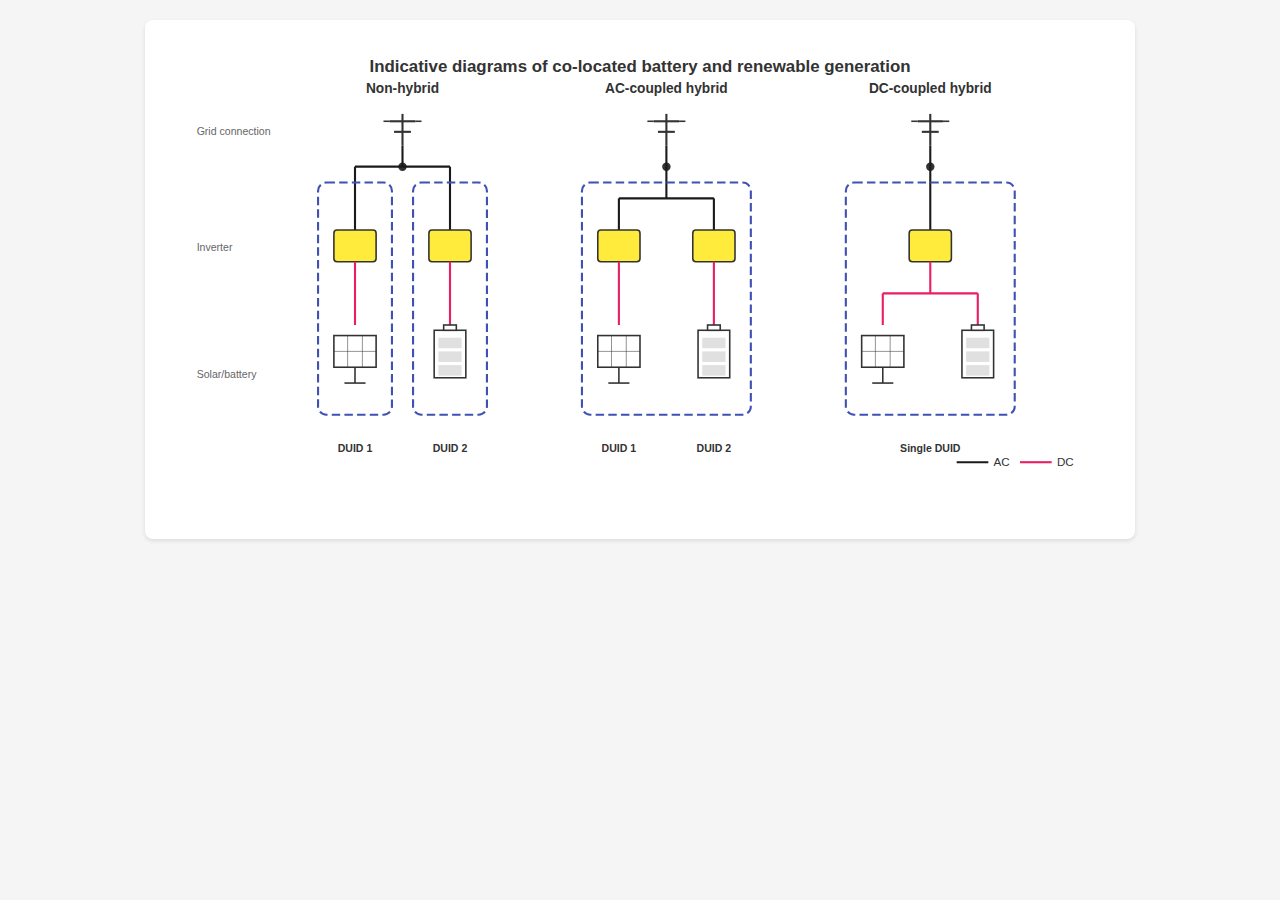
<file: data/outputs/section3/bess_diagram_svg.html>
<!DOCTYPE html>
<html>
<head>
    <meta charset="UTF-8">
    <title>BESS Co-location Configurations</title>
    <style>
        body {
            font-family: Arial, sans-serif;
            margin: 20px;
            background: #f5f5f5;
        }
        .diagram-container {
            background: white;
            padding: 20px;
            border-radius: 8px;
            box-shadow: 0 2px 4px rgba(0,0,0,0.1);
            max-width: 950px;
            margin: 0 auto;
        }
        svg {
            width: 100%;
            height: auto;
        }
    </style>
</head>
<body>
    <div class="diagram-container">
        <?xml version="1.0" encoding="UTF-8"?>
<svg xmlns="http://www.w3.org/2000/svg" viewBox="0 0 900 450" width="900" height="450">
  <style>
    .title { font: bold 16px Arial, sans-serif; fill: #333; }
    .subtitle { font: bold 13px Arial, sans-serif; fill: #333; }
    .label { font: 11px Arial, sans-serif; fill: #333; }
    .duid-label { font: bold 10px Arial, sans-serif; fill: #333; }
    .row-label { font: 10px Arial, sans-serif; fill: #666; }
    .ac-line { stroke: #1a1a1a; stroke-width: 2; fill: none; }
    .dc-line { stroke: #e91e63; stroke-width: 2; fill: none; }
    .border { stroke: #3f51b5; stroke-width: 2; stroke-dasharray: 8,4; fill: none; rx: 8; }
    .inverter { fill: #ffeb3b; stroke: #333; stroke-width: 1.5; }
    .component { fill: white; stroke: #333; stroke-width: 1.5; }
  </style>

  <!-- Title -->
  <text x="450" y="30" text-anchor="middle" class="title">Indicative diagrams of co-located battery and renewable generation</text>

  <!-- Row Labels -->
  <text x="30" y="90" class="row-label">Grid connection</text>
  <text x="30" y="200" class="row-label">Inverter</text>
  <text x="30" y="320" class="row-label">Solar/battery</text>

  <!-- ========== NON-HYBRID ========== -->
  <g id="non-hybrid" transform="translate(150, 50)">
    <text x="75" y="0" text-anchor="middle" class="subtitle">Non-hybrid</text>

    <!-- Grid Icon (Transmission Tower) -->
    <g transform="translate(75, 35)">
      <line x1="0" y1="-15" x2="0" y2="15" stroke="#333" stroke-width="2"/>
      <line x1="-12" y1="-8" x2="12" y2="-8" stroke="#333" stroke-width="2"/>
      <line x1="-8" y1="2" x2="8" y2="2" stroke="#333" stroke-width="2"/>
      <line x1="-12" y1="-8" x2="-18" y2="-8" stroke="#333" stroke-width="1.5"/>
      <line x1="12" y1="-8" x2="18" y2="-8" stroke="#333" stroke-width="1.5"/>
    </g>

    <!-- Connection point -->
    <circle cx="75" cy="70" r="4" fill="#333"/>
    <line x1="75" y1="50" x2="75" y2="70" class="ac-line"/>

    <!-- Split to two paths -->
    <line x1="75" y1="70" x2="30" y2="70" class="ac-line"/>
    <line x1="75" y1="70" x2="120" y2="70" class="ac-line"/>
    <line x1="30" y1="70" x2="30" y2="130" class="ac-line"/>
    <line x1="120" y1="70" x2="120" y2="130" class="ac-line"/>

    <!-- Inverters -->
    <rect x="10" y="130" width="40" height="30" rx="3" class="inverter"/>
    <rect x="100" y="130" width="40" height="30" rx="3" class="inverter"/>

    <!-- DC connections -->
    <line x1="30" y1="160" x2="30" y2="220" class="dc-line"/>
    <line x1="120" y1="160" x2="120" y2="220" class="dc-line"/>

    <!-- Solar Panel -->
    <g transform="translate(30, 250)">
      <rect x="-20" y="-20" width="40" height="30" class="component"/>
      <line x1="-20" y1="-5" x2="20" y2="-5" stroke="#333" stroke-width="0.5"/>
      <line x1="-7" y1="-20" x2="-7" y2="10" stroke="#333" stroke-width="0.5"/>
      <line x1="7" y1="-20" x2="7" y2="10" stroke="#333" stroke-width="0.5"/>
      <line x1="0" y1="10" x2="0" y2="25" stroke="#333" stroke-width="1.5"/>
      <line x1="-10" y1="25" x2="10" y2="25" stroke="#333" stroke-width="1.5"/>
    </g>

    <!-- Battery -->
    <g transform="translate(120, 250)">
      <rect x="-15" y="-25" width="30" height="45" class="component"/>
      <rect x="-6" y="-30" width="12" height="5" class="component"/>
      <rect x="-11" y="-18" width="22" height="10" fill="#e0e0e0"/>
      <rect x="-11" y="-5" width="22" height="10" fill="#e0e0e0"/>
      <rect x="-11" y="8" width="22" height="10" fill="#e0e0e0"/>
    </g>

    <!-- Dashed borders -->
    <rect x="-5" y="85" width="70" height="220" class="border"/>
    <rect x="85" y="85" width="70" height="220" class="border"/>

    <!-- DUID labels -->
    <text x="30" y="340" text-anchor="middle" class="duid-label">DUID 1</text>
    <text x="120" y="340" text-anchor="middle" class="duid-label">DUID 2</text>
  </g>

  <!-- ========== AC-COUPLED HYBRID ========== -->
  <g id="ac-coupled" transform="translate(400, 50)">
    <text x="75" y="0" text-anchor="middle" class="subtitle">AC-coupled hybrid</text>

    <!-- Grid Icon -->
    <g transform="translate(75, 35)">
      <line x1="0" y1="-15" x2="0" y2="15" stroke="#333" stroke-width="2"/>
      <line x1="-12" y1="-8" x2="12" y2="-8" stroke="#333" stroke-width="2"/>
      <line x1="-8" y1="2" x2="8" y2="2" stroke="#333" stroke-width="2"/>
      <line x1="-12" y1="-8" x2="-18" y2="-8" stroke="#333" stroke-width="1.5"/>
      <line x1="12" y1="-8" x2="18" y2="-8" stroke="#333" stroke-width="1.5"/>
    </g>

    <!-- Connection point -->
    <circle cx="75" cy="70" r="4" fill="#333"/>
    <line x1="75" y1="50" x2="75" y2="70" class="ac-line"/>

    <!-- Single path then split at AC bus -->
    <line x1="75" y1="70" x2="75" y2="100" class="ac-line"/>
    <line x1="30" y1="100" x2="120" y2="100" class="ac-line"/>
    <line x1="30" y1="100" x2="30" y2="130" class="ac-line"/>
    <line x1="120" y1="100" x2="120" y2="130" class="ac-line"/>

    <!-- Inverters -->
    <rect x="10" y="130" width="40" height="30" rx="3" class="inverter"/>
    <rect x="100" y="130" width="40" height="30" rx="3" class="inverter"/>

    <!-- DC connections -->
    <line x1="30" y1="160" x2="30" y2="220" class="dc-line"/>
    <line x1="120" y1="160" x2="120" y2="220" class="dc-line"/>

    <!-- Solar Panel -->
    <g transform="translate(30, 250)">
      <rect x="-20" y="-20" width="40" height="30" class="component"/>
      <line x1="-20" y1="-5" x2="20" y2="-5" stroke="#333" stroke-width="0.5"/>
      <line x1="-7" y1="-20" x2="-7" y2="10" stroke="#333" stroke-width="0.5"/>
      <line x1="7" y1="-20" x2="7" y2="10" stroke="#333" stroke-width="0.5"/>
      <line x1="0" y1="10" x2="0" y2="25" stroke="#333" stroke-width="1.5"/>
      <line x1="-10" y1="25" x2="10" y2="25" stroke="#333" stroke-width="1.5"/>
    </g>

    <!-- Battery -->
    <g transform="translate(120, 250)">
      <rect x="-15" y="-25" width="30" height="45" class="component"/>
      <rect x="-6" y="-30" width="12" height="5" class="component"/>
      <rect x="-11" y="-18" width="22" height="10" fill="#e0e0e0"/>
      <rect x="-11" y="-5" width="22" height="10" fill="#e0e0e0"/>
      <rect x="-11" y="8" width="22" height="10" fill="#e0e0e0"/>
    </g>

    <!-- Single dashed border -->
    <rect x="-5" y="85" width="160" height="220" class="border"/>

    <!-- DUID labels -->
    <text x="30" y="340" text-anchor="middle" class="duid-label">DUID 1</text>
    <text x="120" y="340" text-anchor="middle" class="duid-label">DUID 2</text>
  </g>

  <!-- ========== DC-COUPLED HYBRID ========== -->
  <g id="dc-coupled" transform="translate(650, 50)">
    <text x="75" y="0" text-anchor="middle" class="subtitle">DC-coupled hybrid</text>

    <!-- Grid Icon -->
    <g transform="translate(75, 35)">
      <line x1="0" y1="-15" x2="0" y2="15" stroke="#333" stroke-width="2"/>
      <line x1="-12" y1="-8" x2="12" y2="-8" stroke="#333" stroke-width="2"/>
      <line x1="-8" y1="2" x2="8" y2="2" stroke="#333" stroke-width="2"/>
      <line x1="-12" y1="-8" x2="-18" y2="-8" stroke="#333" stroke-width="1.5"/>
      <line x1="12" y1="-8" x2="18" y2="-8" stroke="#333" stroke-width="1.5"/>
    </g>

    <!-- Connection point -->
    <circle cx="75" cy="70" r="4" fill="#333"/>
    <line x1="75" y1="50" x2="75" y2="70" class="ac-line"/>

    <!-- Single AC path to inverter -->
    <line x1="75" y1="70" x2="75" y2="130" class="ac-line"/>

    <!-- Single Inverter -->
    <rect x="55" y="130" width="40" height="30" rx="3" class="inverter"/>

    <!-- DC connection splits after inverter -->
    <line x1="75" y1="160" x2="75" y2="190" class="dc-line"/>
    <line x1="30" y1="190" x2="120" y2="190" class="dc-line"/>
    <line x1="30" y1="190" x2="30" y2="220" class="dc-line"/>
    <line x1="120" y1="190" x2="120" y2="220" class="dc-line"/>

    <!-- Solar Panel -->
    <g transform="translate(30, 250)">
      <rect x="-20" y="-20" width="40" height="30" class="component"/>
      <line x1="-20" y1="-5" x2="20" y2="-5" stroke="#333" stroke-width="0.5"/>
      <line x1="-7" y1="-20" x2="-7" y2="10" stroke="#333" stroke-width="0.5"/>
      <line x1="7" y1="-20" x2="7" y2="10" stroke="#333" stroke-width="0.5"/>
      <line x1="0" y1="10" x2="0" y2="25" stroke="#333" stroke-width="1.5"/>
      <line x1="-10" y1="25" x2="10" y2="25" stroke="#333" stroke-width="1.5"/>
    </g>

    <!-- Battery -->
    <g transform="translate(120, 250)">
      <rect x="-15" y="-25" width="30" height="45" class="component"/>
      <rect x="-6" y="-30" width="12" height="5" class="component"/>
      <rect x="-11" y="-18" width="22" height="10" fill="#e0e0e0"/>
      <rect x="-11" y="-5" width="22" height="10" fill="#e0e0e0"/>
      <rect x="-11" y="8" width="22" height="10" fill="#e0e0e0"/>
    </g>

    <!-- Single dashed border -->
    <rect x="-5" y="85" width="160" height="220" class="border"/>

    <!-- Single DUID label -->
    <text x="75" y="340" text-anchor="middle" class="duid-label">Single DUID</text>
  </g>

  <!-- Legend -->
  <g transform="translate(750, 400)">
    <line x1="0" y1="0" x2="30" y2="0" stroke="#1a1a1a" stroke-width="2"/>
    <text x="35" y="4" class="label">AC</text>
    <line x1="60" y1="0" x2="90" y2="0" stroke="#e91e63" stroke-width="2"/>
    <text x="95" y="4" class="label">DC</text>
  </g>
</svg>
    </div>
</body>
</html>
</file>
<file: site_libs/quarto-html/tippy.css>
.tippy-box[data-animation=fade][data-state=hidden]{opacity:0}[data-tippy-root]{max-width:calc(100vw - 10px)}.tippy-box{position:relative;background-color:#333;color:#fff;border-radius:4px;font-size:14px;line-height:1.4;white-space:normal;outline:0;transition-property:transform,visibility,opacity}.tippy-box[data-placement^=top]>.tippy-arrow{bottom:0}.tippy-box[data-placement^=top]>.tippy-arrow:before{bottom:-7px;left:0;border-width:8px 8px 0;border-top-color:initial;transform-origin:center top}.tippy-box[data-placement^=bottom]>.tippy-arrow{top:0}.tippy-box[data-placement^=bottom]>.tippy-arrow:before{top:-7px;left:0;border-width:0 8px 8px;border-bottom-color:initial;transform-origin:center bottom}.tippy-box[data-placement^=left]>.tippy-arrow{right:0}.tippy-box[data-placement^=left]>.tippy-arrow:before{border-width:8px 0 8px 8px;border-left-color:initial;right:-7px;transform-origin:center left}.tippy-box[data-placement^=right]>.tippy-arrow{left:0}.tippy-box[data-placement^=right]>.tippy-arrow:before{left:-7px;border-width:8px 8px 8px 0;border-right-color:initial;transform-origin:center right}.tippy-box[data-inertia][data-state=visible]{transition-timing-function:cubic-bezier(.54,1.5,.38,1.11)}.tippy-arrow{width:16px;height:16px;color:#333}.tippy-arrow:before{content:"";position:absolute;border-color:transparent;border-style:solid}.tippy-content{position:relative;padding:5px 9px;z-index:1}
</file>
<file: site_libs/quarto-html/quarto-syntax-highlighting-597958c53c93a607afca12fd375c57ed.css>
/* quarto syntax highlight colors */
:root {
  --quarto-hl-al-color: #ff5555;
  --quarto-hl-an-color: #6a737d;
  --quarto-hl-at-color: #d73a49;
  --quarto-hl-bn-color: #005cc5;
  --quarto-hl-bu-color: #d73a49;
  --quarto-hl-ch-color: #032f62;
  --quarto-hl-co-color: #6a737d;
  --quarto-hl-cv-color: #6a737d;
  --quarto-hl-cn-color: #005cc5;
  --quarto-hl-cf-color: #d73a49;
  --quarto-hl-dt-color: #d73a49;
  --quarto-hl-dv-color: #005cc5;
  --quarto-hl-do-color: #6a737d;
  --quarto-hl-er-color: #ff5555;
  --quarto-hl-ex-color: #d73a49;
  --quarto-hl-fl-color: #005cc5;
  --quarto-hl-fu-color: #6f42c1;
  --quarto-hl-im-color: #032f62;
  --quarto-hl-in-color: #6a737d;
  --quarto-hl-kw-color: #d73a49;
  --quarto-hl-op-color: #24292e;
  --quarto-hl-pp-color: #d73a49;
  --quarto-hl-re-color: #6a737d;
  --quarto-hl-sc-color: #005cc5;
  --quarto-hl-ss-color: #032f62;
  --quarto-hl-st-color: #032f62;
  --quarto-hl-va-color: #e36209;
  --quarto-hl-vs-color: #032f62;
  --quarto-hl-wa-color: #ff5555;
}

/* other quarto variables */
:root {
  --quarto-font-monospace: SFMono-Regular, Menlo, Monaco, Consolas, "Liberation Mono", "Courier New", monospace;
}

/* syntax highlight based on Pandoc's rules */
pre > code.sourceCode > span {
  color: #24292e;
}

code.sourceCode > span {
  color: #24292e;
}

div.sourceCode,
div.sourceCode pre.sourceCode {
  color: #24292e;
}

/* Normal */
code span {
  color: #24292e;
}

/* Alert */
code span.al {
  font-weight: bold;
  color: #ff5555;
}

/* Annotation */
code span.an {
  color: #6a737d;
}

/* Attribute */
code span.at {
  color: #d73a49;
}

/* BaseN */
code span.bn {
  color: #005cc5;
}

/* BuiltIn */
code span.bu {
  color: #d73a49;
}

/* ControlFlow */
code span.cf {
  color: #d73a49;
}

/* Char */
code span.ch {
  color: #032f62;
}

/* Constant */
code span.cn {
  color: #005cc5;
}

/* Comment */
code span.co {
  color: #6a737d;
}

/* CommentVar */
code span.cv {
  color: #6a737d;
}

/* Documentation */
code span.do {
  color: #6a737d;
}

/* DataType */
code span.dt {
  color: #d73a49;
}

/* DecVal */
code span.dv {
  color: #005cc5;
}

/* Error */
code span.er {
  color: #ff5555;
  text-decoration: underline;
}

/* Extension */
code span.ex {
  font-weight: bold;
  color: #d73a49;
}

/* Float */
code span.fl {
  color: #005cc5;
}

/* Function */
code span.fu {
  color: #6f42c1;
}

/* Import */
code span.im {
  color: #032f62;
}

/* Information */
code span.in {
  color: #6a737d;
}

/* Keyword */
code span.kw {
  color: #d73a49;
}

/* Operator */
code span.op {
  color: #24292e;
}

/* Preprocessor */
code span.pp {
  color: #d73a49;
}

/* RegionMarker */
code span.re {
  color: #6a737d;
}

/* SpecialChar */
code span.sc {
  color: #005cc5;
}

/* SpecialString */
code span.ss {
  color: #032f62;
}

/* String */
code span.st {
  color: #032f62;
}

/* Variable */
code span.va {
  color: #e36209;
}

/* VerbatimString */
code span.vs {
  color: #032f62;
}

/* Warning */
code span.wa {
  color: #ff5555;
}

.prevent-inlining {
  content: "</";
}

/*# sourceMappingURL=66e7f55fcf14ffca7aa1b791d8228cd1.css.map */
</file>
